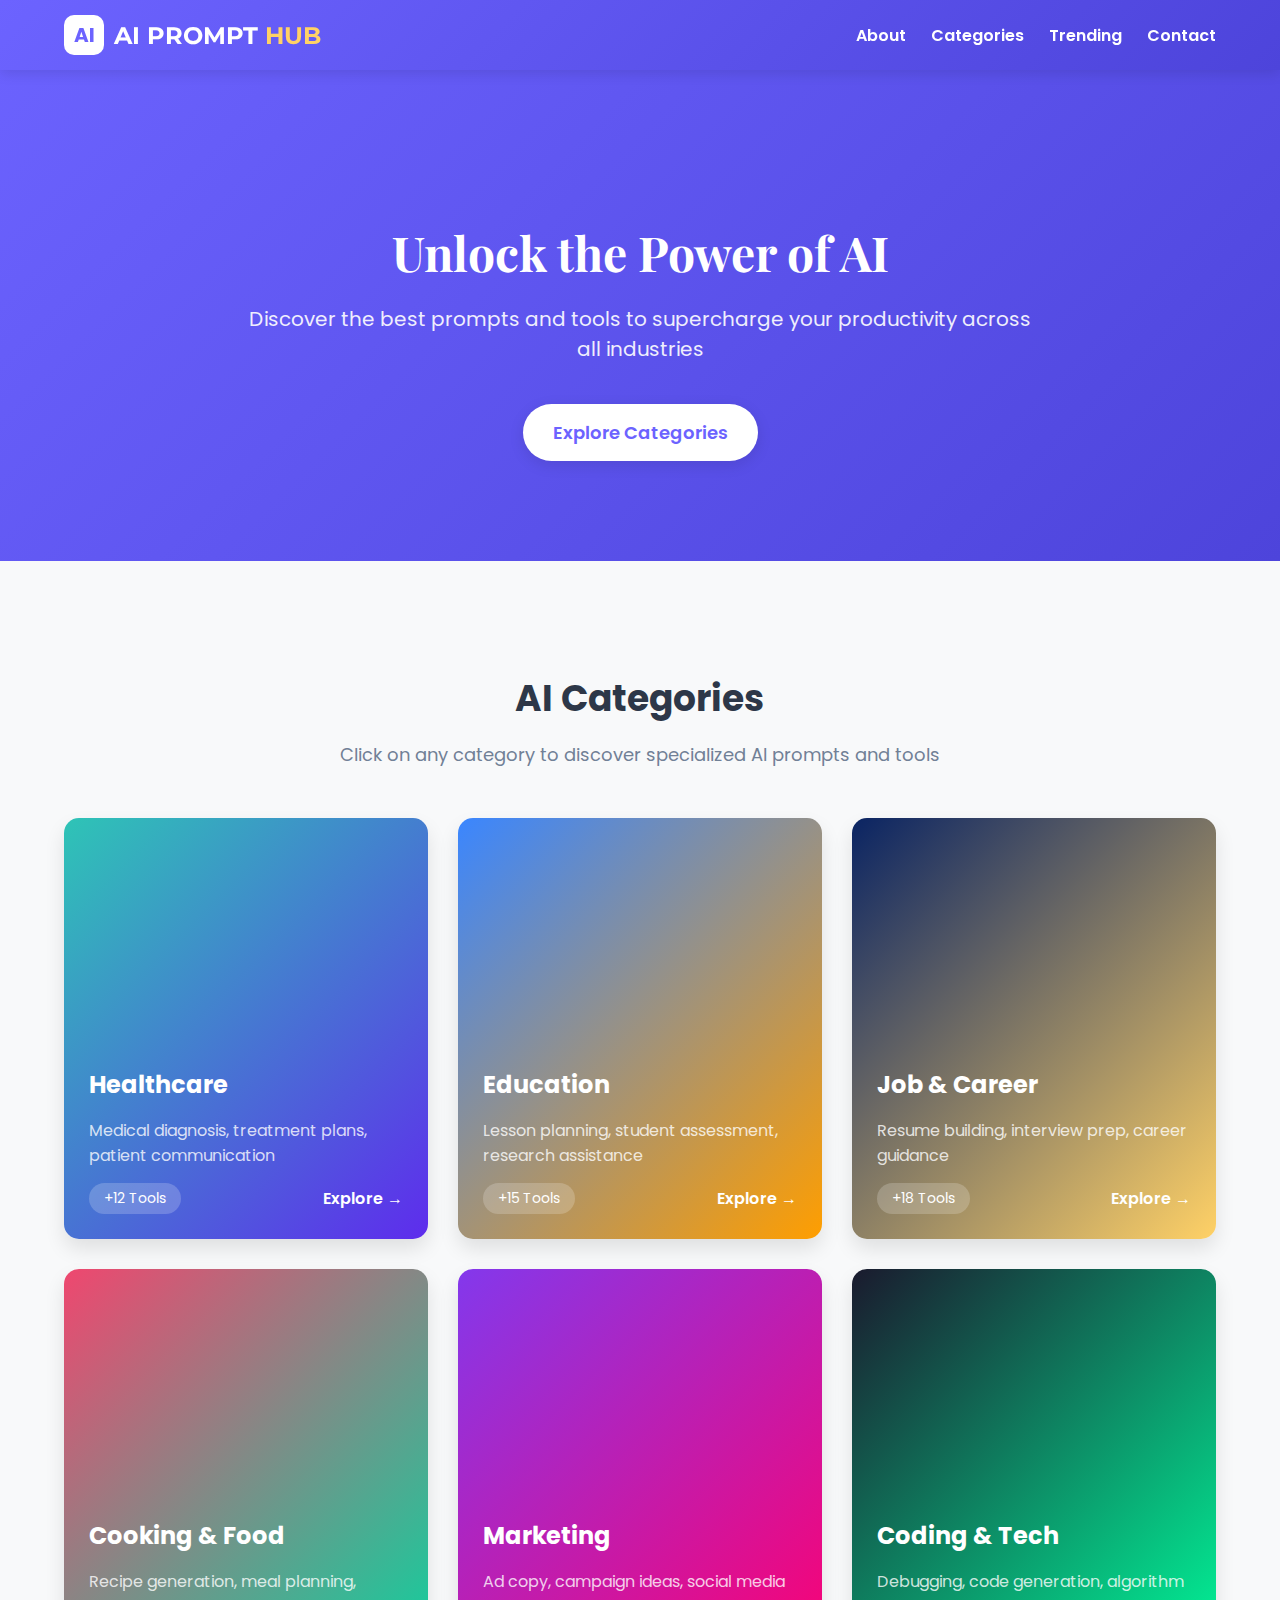
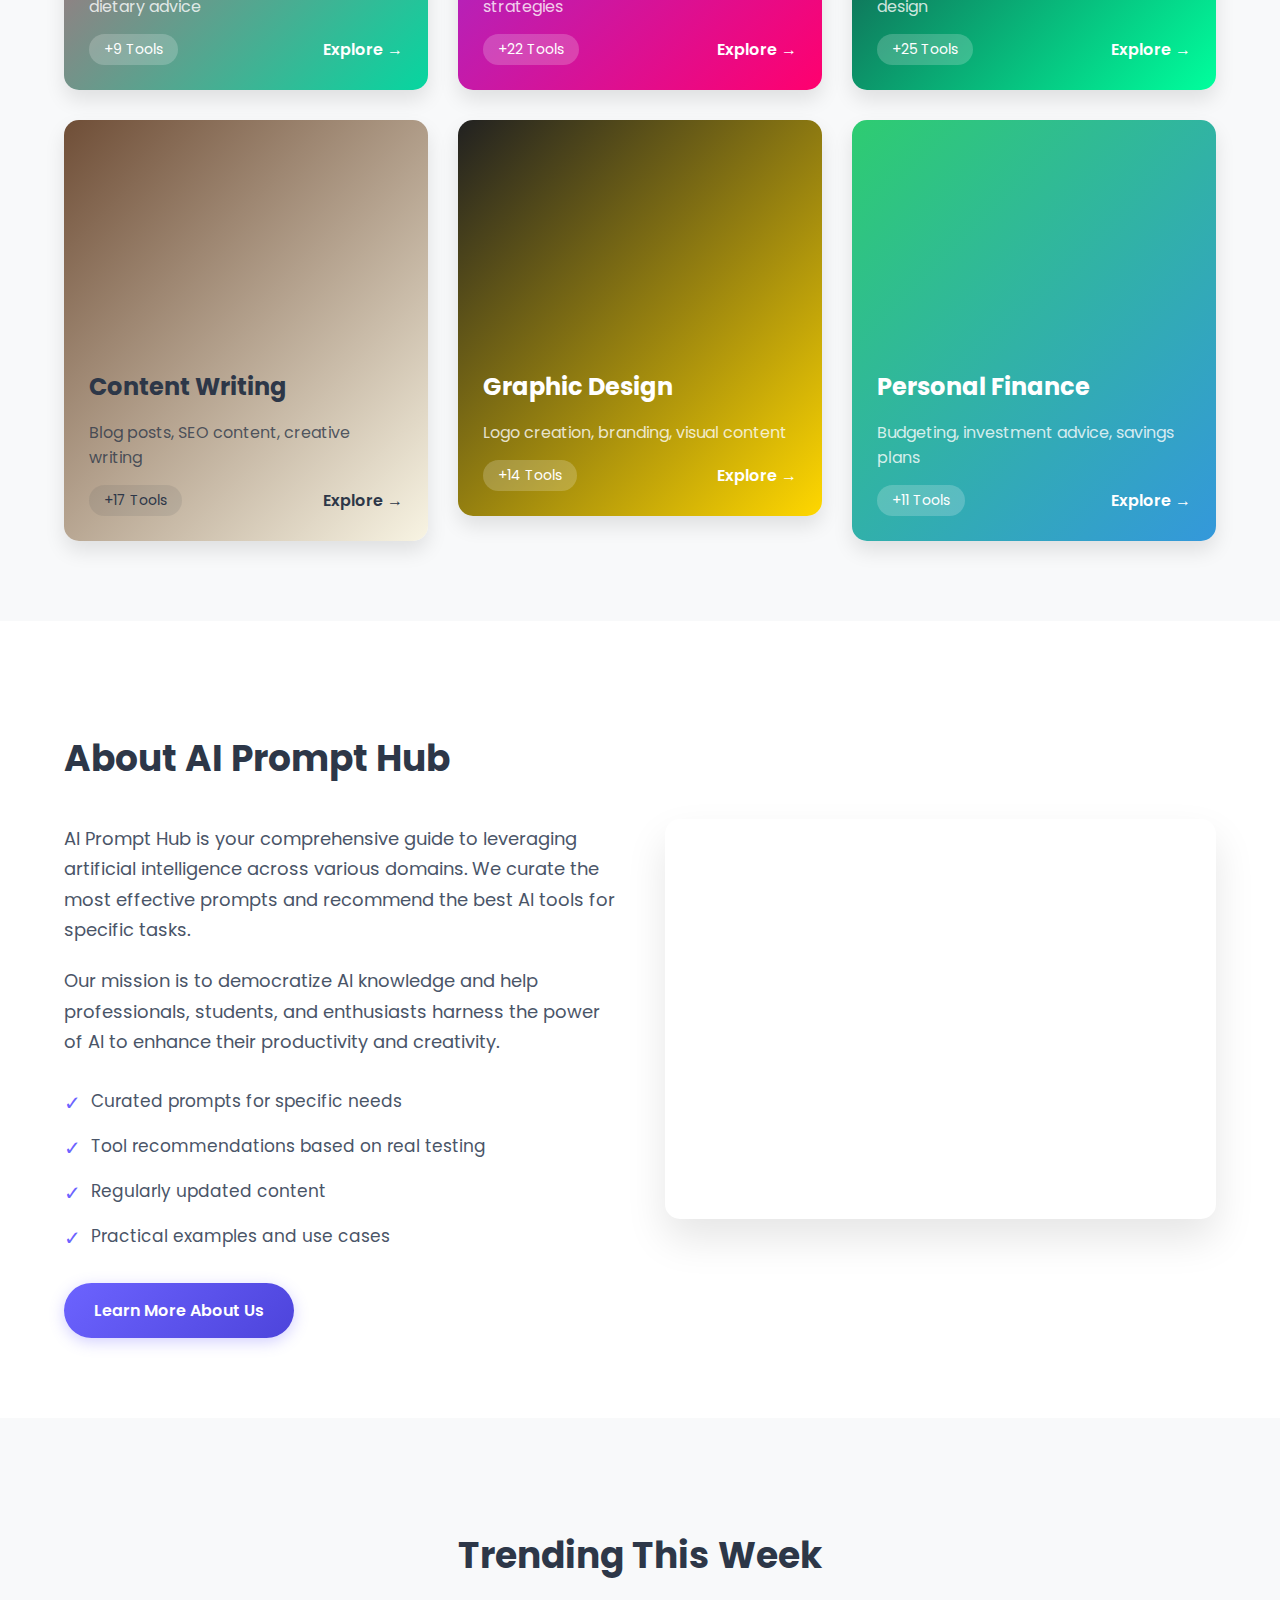
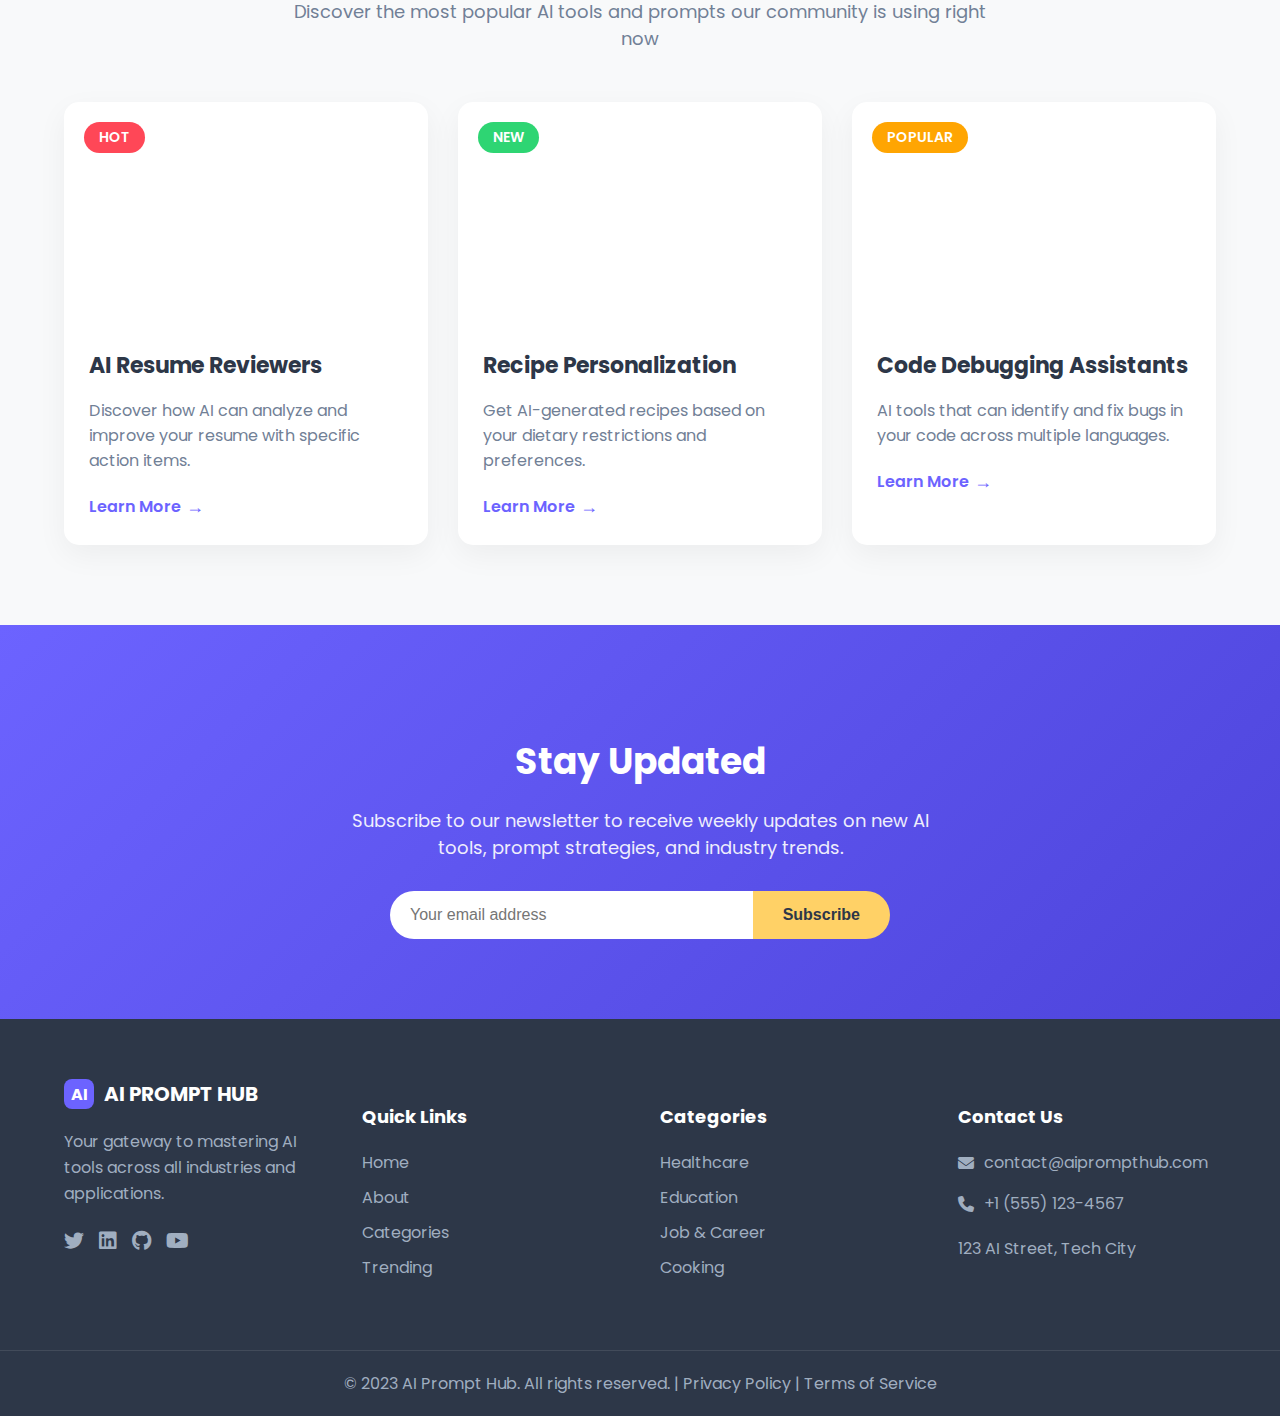
<file: AI prompt Hub/index.html>
<!DOCTYPE html>
<html lang="en">
<head>
    <meta charset="UTF-8">
    <meta name="viewport" content="width=device-width, initial-scale=1.0">
    <title>AI Prompt Hub - Master AI Tools</title>
    <link href="https://fonts.googleapis.com/css2?family=Poppins:wght@300;400;600;700;800&family=Montserrat:wght@700&family=Playfair+Display:wght@700&display=swap" rel="stylesheet">
    <link rel="stylesheet" href="https://cdnjs.cloudflare.com/ajax/libs/font-awesome/6.4.0/css/all.min.css">
</head>
<body style="margin:0;font-family:'Poppins',sans-serif;background:#f8f9fa;">
    <!-- Main Header -->
    <header style="background:linear-gradient(135deg,#6c63ff 0%,#4d44db 100%);padding:15px 0;box-shadow:0 4px 12px rgba(0,0,0,0.1);position:fixed;width:100%;top:0;z-index:1000;">
        <div style="width:90%;max-width:1200px;margin:0 auto;display:flex;justify-content:space-between;align-items:center;">
            <div style="display:flex;align-items:center;gap:10px;">
                <div style="width:40px;height:40px;background:#fff;border-radius:10px;display:flex;align-items:center;justify-content:center;color:#6c63ff;font-size:20px;font-weight:bold;">AI</div>
                <h1 style="margin:0;color:#fff;font-size:24px;font-family:'Montserrat',sans-serif;">AI PROMPT <span style="color:#ffd166;">HUB</span></h1>
            </div>
            <nav>
                <ul style="display:flex;list-style:none;gap:25px;margin:0;">
                    <li><a href="#about" style="color:#fff;font-weight:600;text-decoration:none;position:relative;padding-bottom:5px;">About</a></li>
                    <li><a href="#categories" style="color:#fff;font-weight:600;text-decoration:none;position:relative;padding-bottom:5px;">Categories</a></li>
                    <li><a href="#trending" style="color:#fff;font-weight:600;text-decoration:none;position:relative;padding-bottom:5px;">Trending</a></li>
                    <li><a href="#contact" style="color:#fff;font-weight:600;text-decoration:none;position:relative;padding-bottom:5px;">Contact</a></li>
                </ul>
            </nav>
        </div>
    </header>

    <!-- Hero Section -->
    <section style="background:linear-gradient(135deg,#6c63ff 0%,#4d44db 100%);color:#fff;padding:180px 0 100px;text-align:center;">
        <div style="width:90%;max-width:800px;margin:0 auto;">
            <h2 style="font-size:48px;margin-bottom:20px;font-family:'Playfair Display',serif;">Unlock the Power of AI</h2>
            <p style="font-size:20px;margin-bottom:40px;opacity:0.9;">Discover the best prompts and tools to supercharge your productivity across all industries</p>
            <a href="#categories" style="display:inline-block;background:#fff;color:#6c63ff;padding:15px 30px;border-radius:50px;font-weight:600;text-decoration:none;font-size:18px;box-shadow:0 4px 15px rgba(0,0,0,0.1);transition:all 0.3s ease;">Explore Categories</a>
        </div>
    </section>

    <!-- Categories Section -->
    <section id="categories" style="padding:80px 0;background:#f8f9fa;">
        <div style="width:90%;max-width:1200px;margin:0 auto;">
            <h2 style="text-align:center;font-size:36px;margin-bottom:15px;color:#2d3748;">AI Categories</h2>
            <p style="text-align:center;font-size:18px;color:#718096;max-width:700px;margin:0 auto 50px;">Click on any category to discover specialized AI prompts and tools</p>
            
            <div style="display:grid;grid-template-columns:repeat(auto-fill, minmax(350px, 1fr));gap:30px;">
                <!-- Healthcare Card -->
                <a href="healthcare.html" style="text-decoration:none;">
                    <div style="background:linear-gradient(135deg,#2ec4b6 0%,#5e2ced 100%);border-radius:15px;overflow:hidden;box-shadow:0 10px 20px rgba(0,0,0,0.1);transition:transform 0.3s ease;">
                        <div style="height:200px;background:url('https://images.unsplash.com/photo-1579684385127-1ef15d508118?ixlib=rb-4.0.3&ixid=M3wxMjA3fDB8MHxwaG90by1wYWdlfHx8fGVufDB8fHx8fA%3D%3D&auto=format&fit=crop&w=1170&q=80') center/cover;"></div>
                        <div style="padding:25px;">
                            <h3 style="color:#fff;font-size:24px;margin-bottom:10px;">Healthcare</h3>
                            <p style="color:rgba(255,255,255,0.8);margin-bottom:15px;">Medical diagnosis, treatment plans, patient communication</p>
                            <div style="display:flex;align-items:center;">
                                <span style="background:rgba(255,255,255,0.2);color:#fff;padding:5px 15px;border-radius:50px;font-size:14px;">+12 Tools</span>
                                <span style="margin-left:auto;color:#fff;font-weight:600;">Explore →</span>
                            </div>
                        </div>
                    </div>
                </a>

                <!-- Education Card -->
                <a href="education.html" style="text-decoration:none;">
                    <div style="background:linear-gradient(135deg,#3a86ff 0%,#ff9e00 100%);border-radius:15px;overflow:hidden;box-shadow:0 10px 20px rgba(0,0,0,0.1);transition:transform 0.3s ease;">
                        <div style="height:200px;background:url('https://images.unsplash.com/photo-1523050854058-8df90110c9f1?ixlib=rb-4.0.3&ixid=M3wxMjA3fDB8MHxwaG90by1wYWdlfHx8fGVufDB8fHx8fA%3D%3D&auto=format&fit=crop&w=1170&q=80') center/cover;"></div>
                        <div style="padding:25px;">
                            <h3 style="color:#fff;font-size:24px;margin-bottom:10px;">Education</h3>
                            <p style="color:rgba(255,255,255,0.8);margin-bottom:15px;">Lesson planning, student assessment, research assistance</p>
                            <div style="display:flex;align-items:center;">
                                <span style="background:rgba(255,255,255,0.2);color:#fff;padding:5px 15px;border-radius:50px;font-size:14px;">+15 Tools</span>
                                <span style="margin-left:auto;color:#fff;font-weight:600;">Explore →</span>
                            </div>
                        </div>
                    </div>
                </a>

                <!-- Job/Career Card -->
                <a href="job.html" style="text-decoration:none;">
                    <div style="background:linear-gradient(135deg,#0a2463 0%,#ffd166 100%);border-radius:15px;overflow:hidden;box-shadow:0 10px 20px rgba(0,0,0,0.1);transition:transform 0.3s ease;">
                        <div style="height:200px;background:url('https://images.unsplash.com/photo-1521791136064-7986c2920216?ixlib=rb-4.0.3&ixid=M3wxMjA3fDB8MHxwaG90by1wYWdlfHx8fGVufDB8fHx8fA%3D%3D&auto=format&fit=crop&w=1169&q=80') center/cover;"></div>
                        <div style="padding:25px;">
                            <h3 style="color:#fff;font-size:24px;margin-bottom:10px;">Job & Career</h3>
                            <p style="color:rgba(255,255,255,0.8);margin-bottom:15px;">Resume building, interview prep, career guidance</p>
                            <div style="display:flex;align-items:center;">
                                <span style="background:rgba(255,255,255,0.2);color:#fff;padding:5px 15px;border-radius:50px;font-size:14px;">+18 Tools</span>
                                <span style="margin-left:auto;color:#fff;font-weight:600;">Explore →</span>
                            </div>
                        </div>
                    </div>
                </a>

                <!-- Cooking Card -->
                <a href="cooking.html" style="text-decoration:none;">
                    <div style="background:linear-gradient(135deg,#ef476f 0%,#06d6a0 100%);border-radius:15px;overflow:hidden;box-shadow:0 10px 20px rgba(0,0,0,0.1);transition:transform 0.3s ease;">
                        <div style="height:200px;background:url('https://images.unsplash.com/photo-1546069901-ba9599a7e63c?ixlib=rb-4.0.3&ixid=M3wxMjA3fDB8MHxwaG90by1wYWdlfHx8fGVufDB8fHx8fA%3D%3D&auto=format&fit=crop&w=1180&q=80') center/cover;"></div>
                        <div style="padding:25px;">
                            <h3 style="color:#fff;font-size:24px;margin-bottom:10px;">Cooking & Food</h3>
                            <p style="color:rgba(255,255,255,0.8);margin-bottom:15px;">Recipe generation, meal planning, dietary advice</p>
                            <div style="display:flex;align-items:center;">
                                <span style="background:rgba(255,255,255,0.2);color:#fff;padding:5px 15px;border-radius:50px;font-size:14px;">+9 Tools</span>
                                <span style="margin-left:auto;color:#fff;font-weight:600;">Explore →</span>
                            </div>
                        </div>
                    </div>
                </a>

                <!-- Marketing Card -->
                <a href="marketing.html" style="text-decoration:none;">
                    <div style="background:linear-gradient(135deg,#8338ec 0%,#ff006e 100%);border-radius:15px;overflow:hidden;box-shadow:0 10px 20px rgba(0,0,0,0.1);transition:transform 0.3s ease;">
                        <div style="height:200px;background:url('https://images.unsplash.com/photo-1551288049-bebda4e38f71?ixlib=rb-4.0.3&ixid=M3wxMjA3fDB8MHxwaG90by1wYWdlfHx8fGVufDB8fHx8fA%3D%3D&auto=format&fit=crop&w=1170&q=80') center/cover;"></div>
                        <div style="padding:25px;">
                            <h3 style="color:#fff;font-size:24px;margin-bottom:10px;">Marketing</h3>
                            <p style="color:rgba(255,255,255,0.8);margin-bottom:15px;">Ad copy, campaign ideas, social media strategies</p>
                            <div style="display:flex;align-items:center;">
                                <span style="background:rgba(255,255,255,0.2);color:#fff;padding:5px 15px;border-radius:50px;font-size:14px;">+22 Tools</span>
                                <span style="margin-left:auto;color:#fff;font-weight:600;">Explore →</span>
                            </div>
                        </div>
                    </div>
                </a>

                <!-- Coding Card -->
                <a href="coding.html" style="text-decoration:none;">
                    <div style="background:linear-gradient(135deg,#1a1a2e 0%,#00ff9d 100%);border-radius:15px;overflow:hidden;box-shadow:0 10px 20px rgba(0,0,0,0.1);transition:transform 0.3s ease;">
                        <div style="height:200px;background:url('https://images.unsplash.com/photo-1555066931-4365d14bab8c?ixlib=rb-4.0.3&ixid=M3wxMjA3fDB8MHxwaG90by1wYWdlfHx8fGVufDB8fHx8fA%3D%3D&auto=format&fit=crop&w=1170&q=80') center/cover;"></div>
                        <div style="padding:25px;">
                            <h3 style="color:#fff;font-size:24px;margin-bottom:10px;">Coding & Tech</h3>
                            <p style="color:rgba(255,255,255,0.8);margin-bottom:15px;">Debugging, code generation, algorithm design</p>
                            <div style="display:flex;align-items:center;">
                                <span style="background:rgba(255,255,255,0.2);color:#fff;padding:5px 15px;border-radius:50px;font-size:14px;">+25 Tools</span>
                                <span style="margin-left:auto;color:#fff;font-weight:600;">Explore →</span>
                            </div>
                        </div>
                    </div>
                </a>

                <!-- Writing Card -->
                <a href="writing.html" style="text-decoration:none;">
                    <div style="background:linear-gradient(135deg,#6f4e37 0%,#f8f4e3 100%);border-radius:15px;overflow:hidden;box-shadow:0 10px 20px rgba(0,0,0,0.1);transition:transform 0.3s ease;">
                        <div style="height:200px;background:url('https://images.unsplash.com/photo-1455390582262-044cdead277a?ixlib=rb-4.0.3&ixid=M3wxMjA3fDB8MHxwaG90by1wYWdlfHx8fGVufDB8fHx8fA%3D%3D&auto=format&fit=crop&w=1073&q=80') center/cover;"></div>
                        <div style="padding:25px;">
                            <h3 style="color:#2d3748;font-size:24px;margin-bottom:10px;">Content Writing</h3>
                            <p style="color:rgba(45,55,72,0.8);margin-bottom:15px;">Blog posts, SEO content, creative writing</p>
                            <div style="display:flex;align-items:center;">
                                <span style="background:rgba(45,55,72,0.1);color:#2d3748;padding:5px 15px;border-radius:50px;font-size:14px;">+17 Tools</span>
                                <span style="margin-left:auto;color:#2d3748;font-weight:600;">Explore →</span>
                            </div>
                        </div>
                    </div>
                </a>

                <!-- Design Card -->
                <a href="design.html" style="text-decoration:none;">
                    <div style="background:linear-gradient(135deg,#212121 0%,#ffd700 100%);border-radius:15px;overflow:hidden;box-shadow:0 10px 20px rgba(0,0,0,0.1);transition:transform 0.3s ease;">
                        <div style="height:200px;background:url('https://images.unsplash.com/photo-1559028012-481c04fa702d?ixlib=rb-4.0.3&ixid=M3wxMjA3fDB8MHxwaG90by1wYWdlfHx8fGVufDB8fHx8fA%3D%3D&auto=format&fit=crop&w=1136&q=80') center/cover;"></div>
                        <div style="padding:25px;">
                            <h3 style="color:#fff;font-size:24px;margin-bottom:10px;">Graphic Design</h3>
                            <p style="color:rgba(255,255,255,0.8);margin-bottom:15px;">Logo creation, branding, visual content</p>
                            <div style="display:flex;align-items:center;">
                                <span style="background:rgba(255,255,255,0.2);color:#fff;padding:5px 15px;border-radius:50px;font-size:14px;">+14 Tools</span>
                                <span style="margin-left:auto;color:#fff;font-weight:600;">Explore →</span>
                            </div>
                        </div>
                    </div>
                </a>

                <!-- Finance Card -->
                <a href="finance.html" style="text-decoration:none;">
                    <div style="background:linear-gradient(135deg,#2ecc71 0%,#3498db 100%);border-radius:15px;overflow:hidden;box-shadow:0 10px 20px rgba(0,0,0,0.1);transition:transform 0.3s ease;">
                        <div style="height:200px;background:url('https://images.unsplash.com/photo-1554224155-6726b3ff858f?ixlib=rb-4.0.3&ixid=M3wxMjA3fDB8MHxwaG90by1wYWdlfHx8fGVufDB8fHx8fA%3D%3D&auto=format&fit=crop&w=1112&q=80') center/cover;"></div>
                        <div style="padding:25px;">
                            <h3 style="color:#fff;font-size:24px;margin-bottom:10px;">Personal Finance</h3>
                            <p style="color:rgba(255,255,255,0.8);margin-bottom:15px;">Budgeting, investment advice, savings plans</p>
                            <div style="display:flex;align-items:center;">
                                <span style="background:rgba(255,255,255,0.2);color:#fff;padding:5px 15px;border-radius:50px;font-size:14px;">+11 Tools</span>
                                <span style="margin-left:auto;color:#fff;font-weight:600;">Explore →</span>
                            </div>
                        </div>
                    </div>
                </a>
            </div>
        </div>
    </section>

    <!-- About Section -->
    <section id="about" style="padding:80px 0;background:#fff;">
        <div style="width:90%;max-width:1200px;margin:0 auto;display:flex;gap:50px;align-items:center;">
            <div style="flex:1;">
                <h2 style="font-size:36px;margin-bottom:20px;color:#2d3748;position:relative;display:inline-block;">About AI Prompt Hub</h2>
                <p style="font-size:18px;color:#4a5568;margin-bottom:20px;line-height:1.7;">AI Prompt Hub is your comprehensive guide to leveraging artificial intelligence across various domains. We curate the most effective prompts and recommend the best AI tools for specific tasks.</p>
                <p style="font-size:18px;color:#4a5568;margin-bottom:30px;line-height:1.7;">Our mission is to democratize AI knowledge and help professionals, students, and enthusiasts harness the power of AI to enhance their productivity and creativity.</p>
                <ul style="list-style:none;padding:0;margin:0 0 30px;">
                    <li style="margin-bottom:15px;display:flex;align-items:flex-start;gap:10px;">
                        <span style="color:#6c63ff;font-size:20px;">✓</span>
                        <span style="font-size:17px;color:#4a5568;">Curated prompts for specific needs</span>
                    </li>
                    <li style="margin-bottom:15px;display:flex;align-items:flex-start;gap:10px;">
                        <span style="color:#6c63ff;font-size:20px;">✓</span>
                        <span style="font-size:17px;color:#4a5568;">Tool recommendations based on real testing</span>
                    </li>
                    <li style="margin-bottom:15px;display:flex;align-items:flex-start;gap:10px;">
                        <span style="color:#6c63ff;font-size:20px;">✓</span>
                        <span style="font-size:17px;color:#4a5568;">Regularly updated content</span>
                    </li>
                    <li style="display:flex;align-items:flex-start;gap:10px;">
                        <span style="color:#6c63ff;font-size:20px;">✓</span>
                        <span style="font-size:17px;color:#4a5568;">Practical examples and use cases</span>
                    </li>
                </ul>
                <a href="#" style="display:inline-block;background:linear-gradient(135deg,#6c63ff 0%,#4d44db 100%);color:#fff;padding:15px 30px;border-radius:50px;font-weight:600;text-decoration:none;font-size:16px;box-shadow:0 4px 15px rgba(108,99,255,0.3);">Learn More About Us</a>
            </div>
            <div style="flex:1;border-radius:15px;overflow:hidden;box-shadow:0 20px 40px rgba(0,0,0,0.1);">
                <div style="height:400px;background:url('https://images.unsplash.com/photo-1677442135136-760c813a743f?ixlib=rb-4.0.3&ixid=M3wxMjA3fDB8MHxwaG90by1wYWdlfHx8fGVufDB8fHx8fA%3D%3D&auto=format&fit=crop&w=1074&q=80') center/cover;"></div>
            </div>
        </div>
    </section>

    <!-- Trending Section -->
    <section id="trending" style="padding:80px 0;background:#f8f9fa;">
        <div style="width:90%;max-width:1200px;margin:0 auto;">
            <h2 style="text-align:center;font-size:36px;margin-bottom:15px;color:#2d3748;">Trending This Week</h2>
            <p style="text-align:center;font-size:18px;color:#718096;max-width:700px;margin:0 auto 50px;">Discover the most popular AI tools and prompts our community is using right now</p>
            
            <div style="display:grid;grid-template-columns:repeat(auto-fit, minmax(300px, 1fr));gap:30px;">
                <div style="background:#fff;border-radius:15px;overflow:hidden;box-shadow:0 10px 30px rgba(0,0,0,0.05);position:relative;">
                    <div style="position:absolute;top:20px;left:20px;background:#ff4757;color:#fff;padding:5px 15px;border-radius:50px;font-size:14px;font-weight:600;">HOT</div>
                    <div style="height:200px;background:url('https://images.unsplash.com/photo-1664575602554-2087b04935a5?ixlib=rb-4.0.3&ixid=M3wxMjA3fDB8MHxwaG90by1wYWdlfHx8fGVufDB8fHx8fA%3D%3D&auto=format&fit=crop&w=987&q=80') center/cover;"></div>
                    <div style="padding:25px;">
                        <h3 style="font-size:22px;margin-bottom:15px;color:#2d3748;">AI Resume Reviewers</h3>
                        <p style="color:#718096;margin-bottom:20px;">Discover how AI can analyze and improve your resume with specific action items.</p>
                        <a href="job.html#resume" style="color:#6c63ff;font-weight:600;text-decoration:none;display:inline-flex;align-items:center;gap:5px;">Learn More <span style="font-size:18px;">→</span></a>
                    </div>
                </div>
                
                <div style="background:#fff;border-radius:15px;overflow:hidden;box-shadow:0 10px 30px rgba(0,0,0,0.05);position:relative;">
                    <div style="position:absolute;top:20px;left:20px;background:#2ed573;color:#fff;padding:5px 15px;border-radius:50px;font-size:14px;font-weight:600;">NEW</div>
                    <div style="height:200px;background:url('https://images.unsplash.com/photo-1606787366850-de6330128bfc?ixlib=rb-4.0.3&ixid=M3wxMjA3fDB8MHxwaG90by1wYWdlfHx8fGVufDB8fHx8fA%3D%3D&auto=format&fit=crop&w=1170&q=80') center/cover;"></div>
                    <div style="padding:25px;">
                        <h3 style="font-size:22px;margin-bottom:15px;color:#2d3748;">Recipe Personalization</h3>
                        <p style="color:#718096;margin-bottom:20px;">Get AI-generated recipes based on your dietary restrictions and preferences.</p>
                        <a href="cooking.html#recipes" style="color:#6c63ff;font-weight:600;text-decoration:none;display:inline-flex;align-items:center;gap:5px;">Learn More <span style="font-size:18px;">→</span></a>
                    </div>
                </div>
                
                <div style="background:#fff;border-radius:15px;overflow:hidden;box-shadow:0 10px 30px rgba(0,0,0,0.05);position:relative;">
                    <div style="position:absolute;top:20px;left:20px;background:#ffa502;color:#fff;padding:5px 15px;border-radius:50px;font-size:14px;font-weight:600;">POPULAR</div>
                    <div style="height:200px;background:url('https://images.unsplash.com/photo-1619410283995-43d9134e7656?ixlib=rb-4.0.3&ixid=M3wxMjA3fDB8MHxwaG90by1wYWdlfHx8fGVufDB8fHx8fA%3D%3D&auto=format&fit=crop&w=1170&q=80') center/cover;"></div>
                    <div style="padding:25px;">
                        <h3 style="font-size:22px;margin-bottom:15px;color:#2d3748;">Code Debugging Assistants</h3>
                        <p style="color:#718096;margin-bottom:20px;">AI tools that can identify and fix bugs in your code across multiple languages.</p>
                        <a href="coding.html#debugging" style="color:#6c63ff;font-weight:600;text-decoration:none;display:inline-flex;align-items:center;gap:5px;">Learn More <span style="font-size:18px;">→</span></a>
                    </div>
                </div>
            </div>
        </div>
    </section>

    <!-- Newsletter Section -->
    <section style="padding:80px 0;background:linear-gradient(135deg,#6c63ff 0%,#4d44db 100%);color:#fff;">
        <div style="width:90%;max-width:600px;margin:0 auto;text-align:center;">
            <h2 style="font-size:36px;margin-bottom:15px;">Stay Updated</h2>
            <p style="font-size:18px;margin-bottom:30px;opacity:0.9;">Subscribe to our newsletter to receive weekly updates on new AI tools, prompt strategies, and industry trends.</p>
            <form style="display:flex;max-width:500px;margin:0 auto;">
                <input type="email" placeholder="Your email address" style="flex:1;padding:15px 20px;border:none;border-radius:50px 0 0 50px;font-size:16px;outline:none;">
                <button type="submit" style="background:#ffd166;color:#2d3748;border:none;padding:0 30px;border-radius:0 50px 50px 0;font-weight:600;font-size:16px;cursor:pointer;">Subscribe</button>
            </form>
        </div>
    </section>

    <!-- Footer -->
    <footer id="contact" style="background:#2d3748;color:#fff;padding:60px 0 0;">
        <div style="width:90%;max-width:1200px;margin:0 auto;display:grid;grid-template-columns:repeat(auto-fit, minmax(200px, 1fr));gap:40px;">
            <div>
                <div style="display:flex;align-items:center;gap:10px;margin-bottom:20px;">
                    <div style="width:30px;height:30px;background:#6c63ff;border-radius:8px;display:flex;align-items:center;justify-content:center;color:#fff;font-weight:bold;">AI</div>
                    <h3 style="margin:0;font-size:20px;">AI PROMPT HUB</h3>
                </div>
                <p style="color:#a0aec0;margin-bottom:20px;line-height:1.6;">Your gateway to mastering AI tools across all industries and applications.</p>
                <div style="display:flex;gap:15px;">
                    <a href="#" style="color:#a0aec0;font-size:20px;"><i class="fab fa-twitter"></i></a>
                    <a href="#" style="color:#a0aec0;font-size:20px;"><i class="fab fa-linkedin"></i></a>
                    <a href="#" style="color:#a0aec0;font-size:20px;"><i class="fab fa-github"></i></a>
                    <a href="#" style="color:#a0aec0;font-size:20px;"><i class="fab fa-youtube"></i></a>
                </div>
            </div>
            
            <div>
                <h4 style="font-size:18px;margin-bottom:20px;color:#fff;">Quick Links</h4>
                <ul style="list-style:none;padding:0;margin:0;">
                    <li style="margin-bottom:10px;"><a href="index.html" style="color:#a0aec0;text-decoration:none;">Home</a></li>
                    <li style="margin-bottom:10px;"><a href="#about" style="color:#a0aec0;text-decoration:none;">About</a></li>
                    <li style="margin-bottom:10px;"><a href="#categories" style="color:#a0aec0;text-decoration:none;">Categories</a></li>
                    <li style="margin-bottom:10px;"><a href="#trending" style="color:#a0aec0;text-decoration:none;">Trending</a></li>
                </ul>
            </div>
            
            <div>
                <h4 style="font-size:18px;margin-bottom:20px;color:#fff;">Categories</h4>
                <ul style="list-style:none;padding:0;margin:0;">
                    <li style="margin-bottom:10px;"><a href="healthcare.html" style="color:#a0aec0;text-decoration:none;">Healthcare</a></li>
                    <li style="margin-bottom:10px;"><a href="education.html" style="color:#a0aec0;text-decoration:none;">Education</a></li>
                    <li style="margin-bottom:10px;"><a href="job.html" style="color:#a0aec0;text-decoration:none;">Job & Career</a></li>
                    <li style="margin-bottom:10px;"><a href="cooking.html" style="color:#a0aec0;text-decoration:none;">Cooking</a></li>
                </ul>
            </div>
            
            <div>
                <h4 style="font-size:18px;margin-bottom:20px;color:#fff;">Contact Us</h4>
                <p style="color:#a0aec0;margin-bottom:15px;display:flex;align-items:center;gap:10px;"><i class="fas fa-envelope"></i> contact@aiprompthub.com</p>
                <p style="color:#a0aec0;margin-bottom:20px;display:flex;align-items:center;gap:10px;"><i class="fas fa-phone"></i> +1 (555) 123-4567</p>
                <p style="color:#a0aec0;margin-bottom:15px;">123 AI Street, Tech City</p>
            </div>
        </div>
        
        <div style="border-top:1px solid rgba(255,255,255,0.1);margin-top:60px;padding:20px 0;text-align:center;">
            <p style="color:#a0aec0;margin:0;">&copy; 2023 AI Prompt Hub. All rights reserved. | <a href="#" style="color:#a0aec0;text-decoration:none;">Privacy Policy</a> | <a href="#" style="color:#a0aec0;text-decoration:none;">Terms of Service</a></p>
        </div>
    </footer>
</body>
</html>
</file>
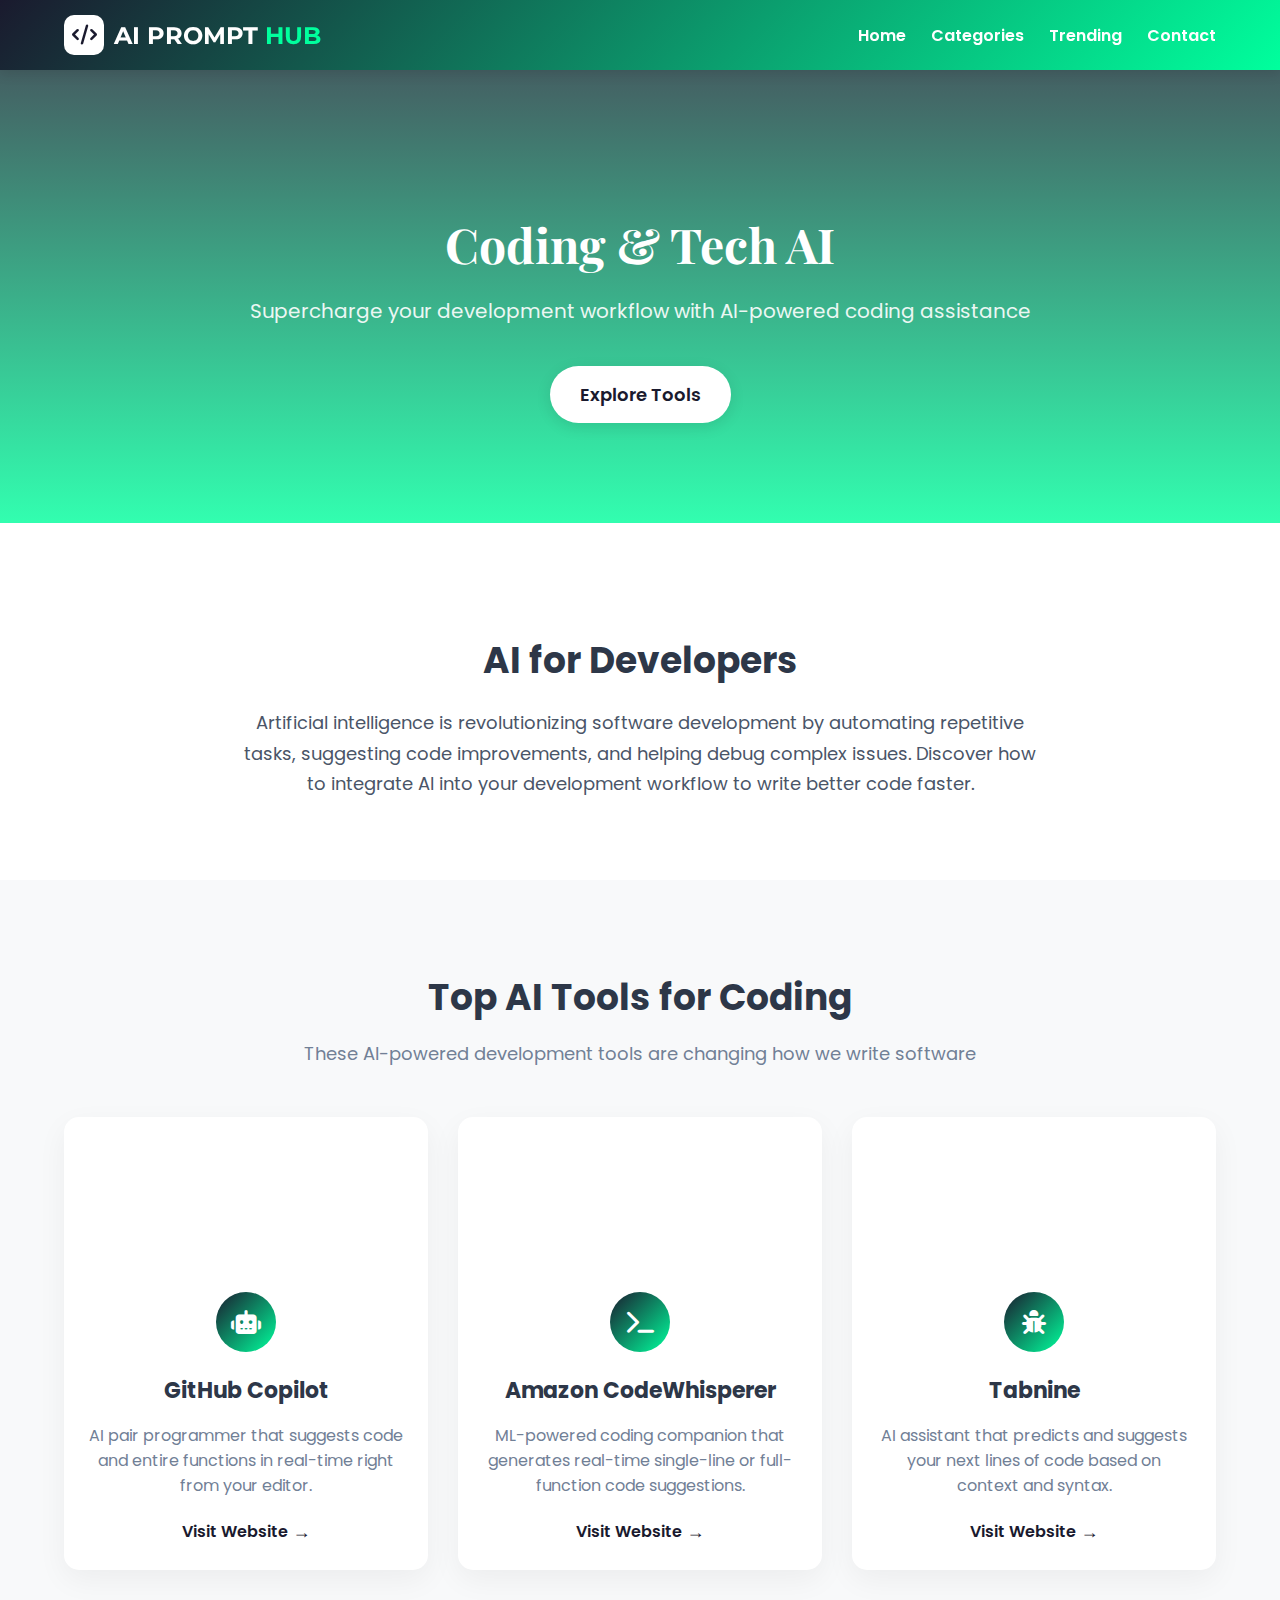
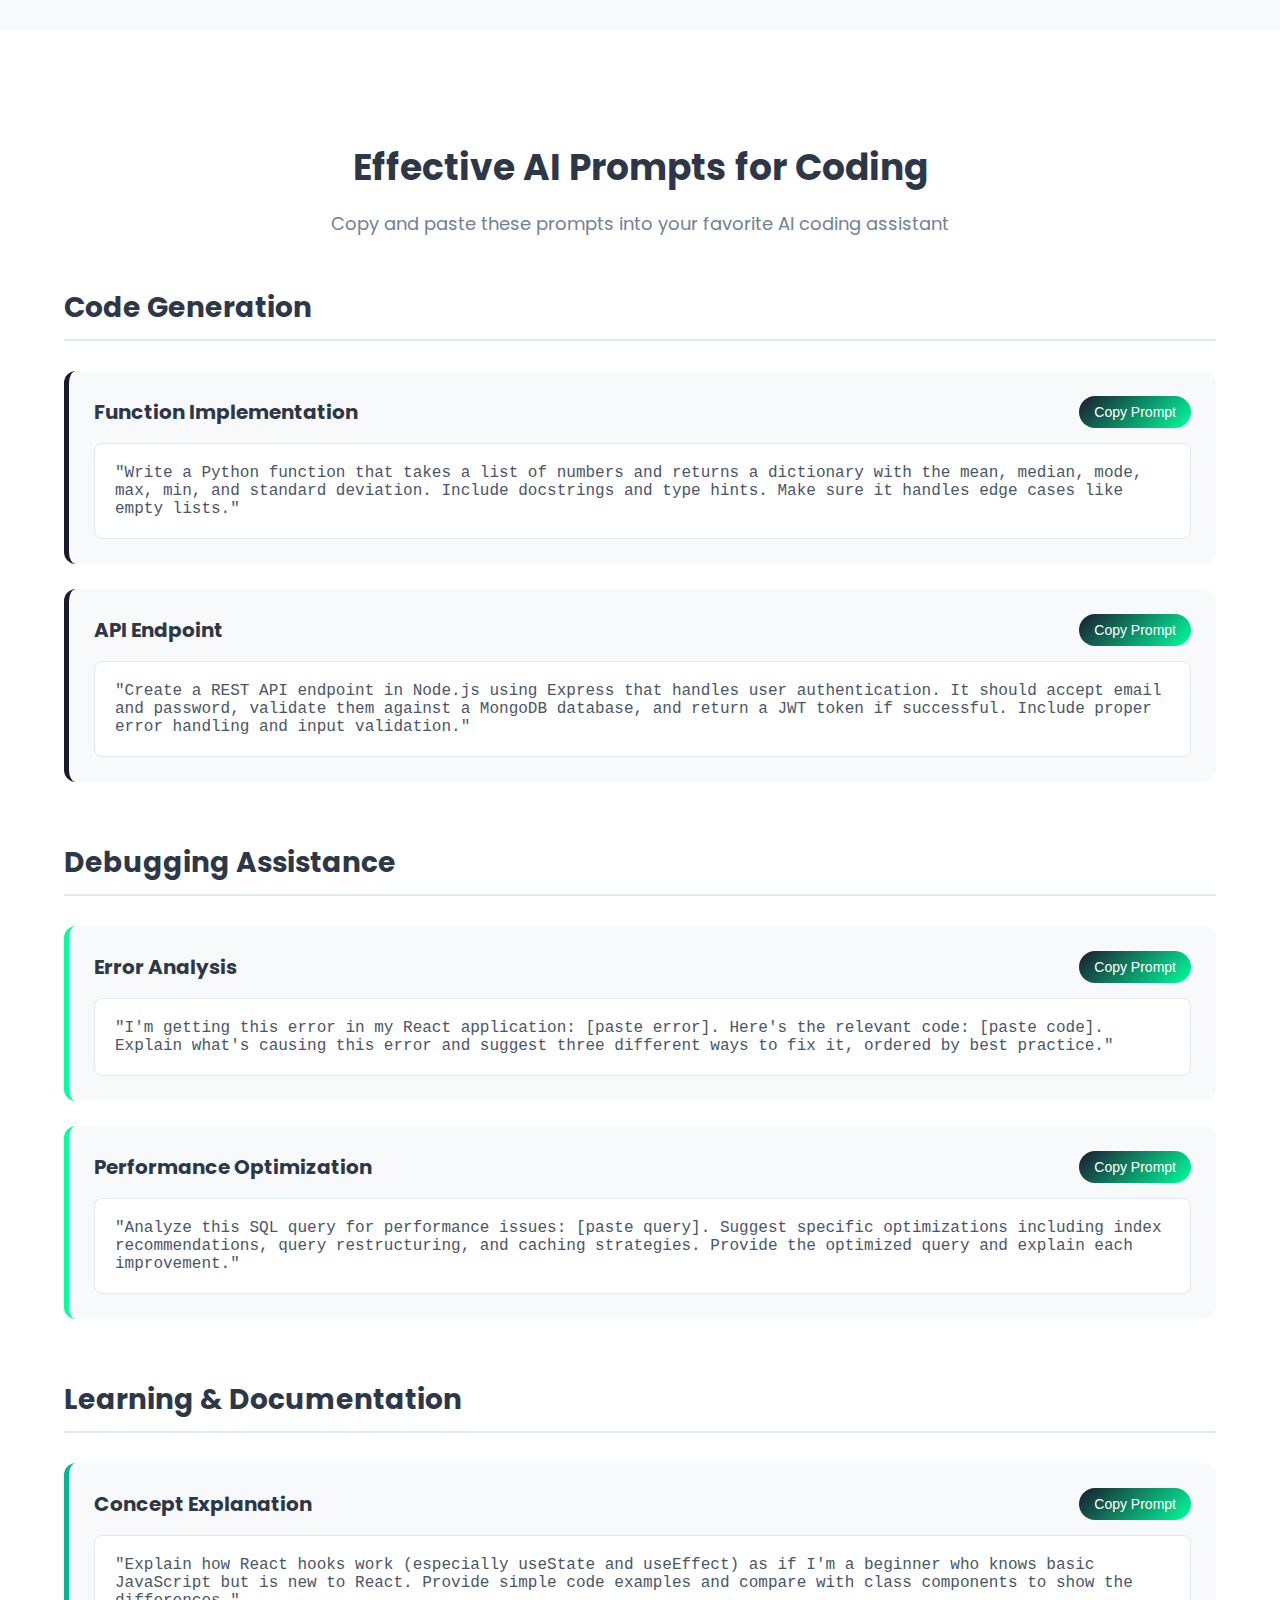
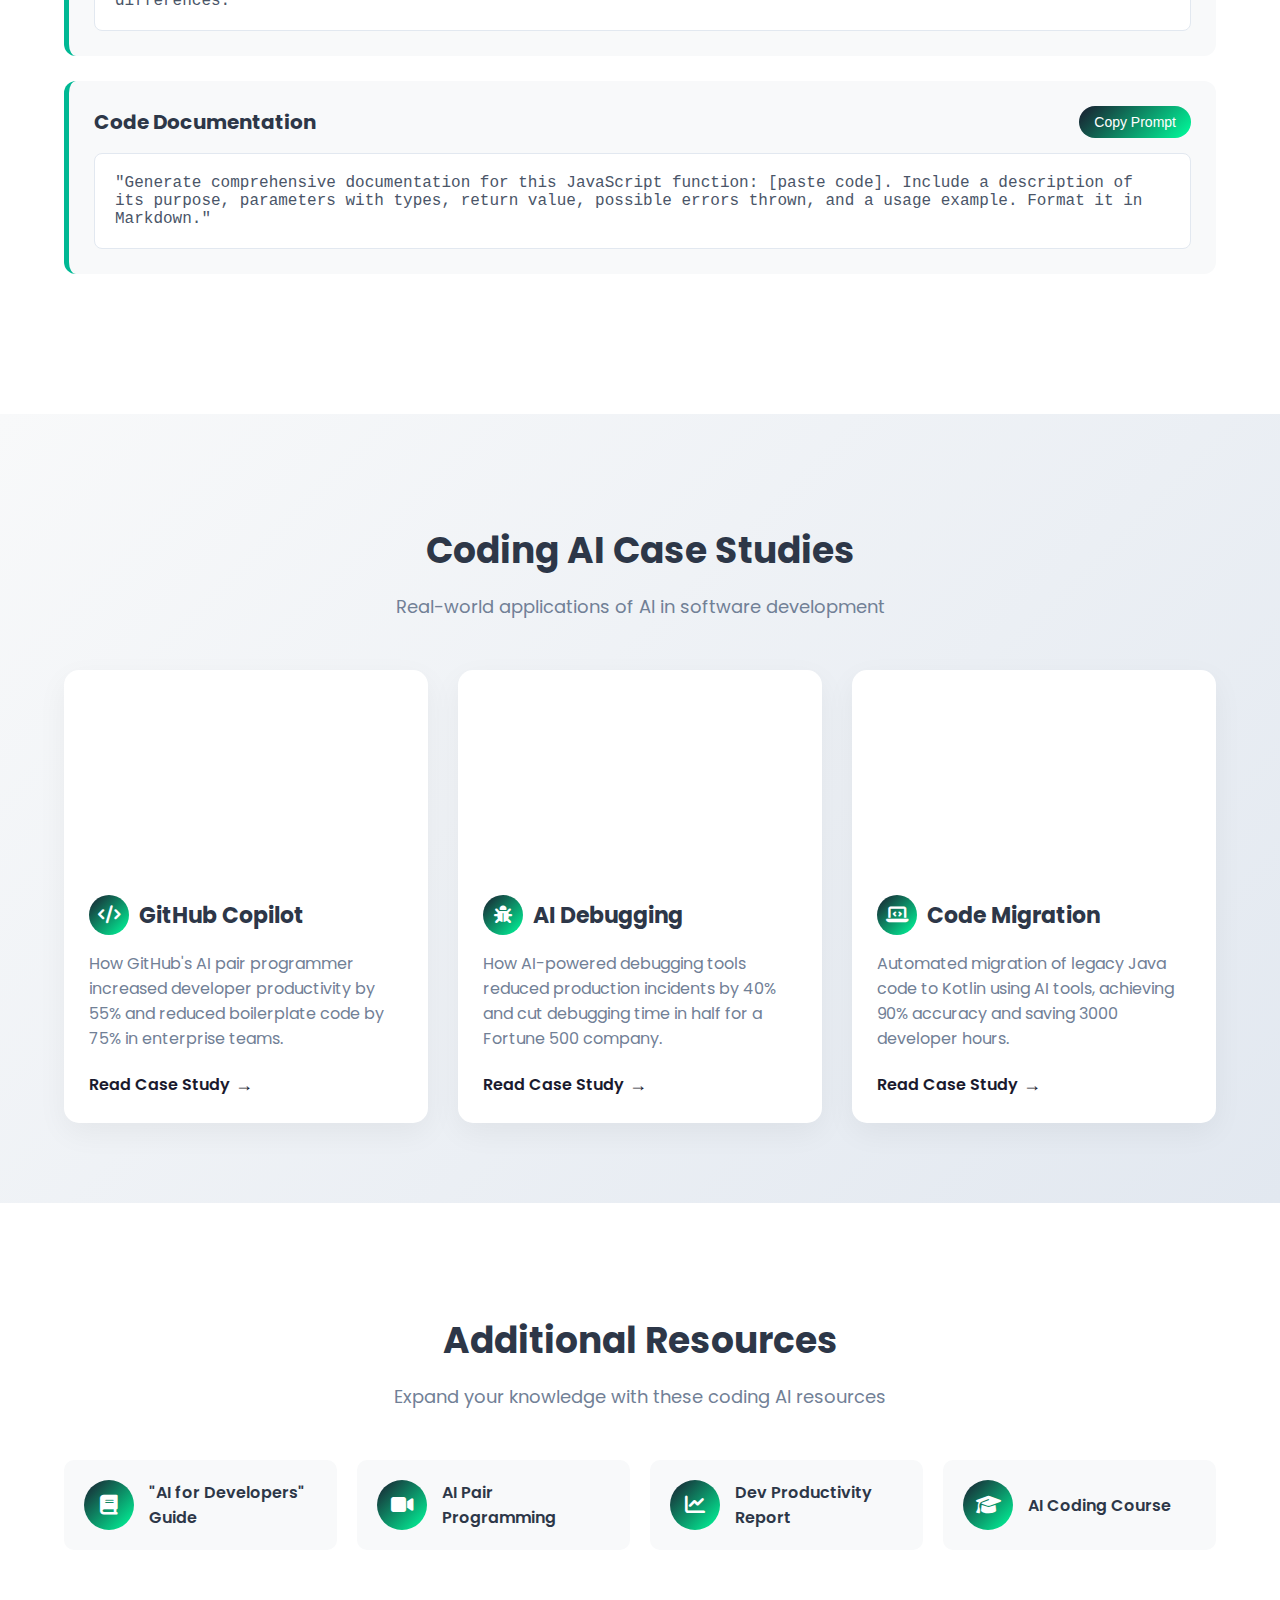
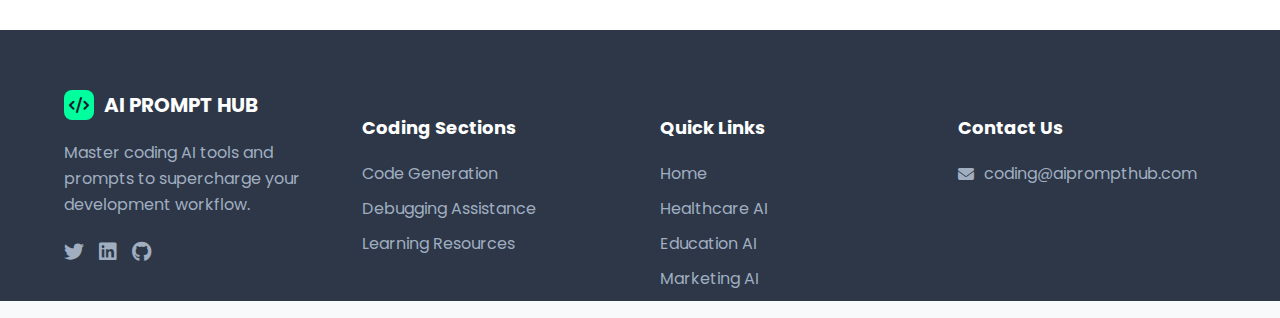
<file: AI prompt Hub/coding.html>
<!DOCTYPE html>
<html lang="en">
<head>
    <meta charset="UTF-8">
    <meta name="viewport" content="width=device-width, initial-scale=1.0">
    <title>Coding & Tech AI - AI Prompt Hub</title>
    <link href="https://fonts.googleapis.com/css2?family=Poppins:wght@300;400;600;700;800&family=Montserrat:wght@700&family=Playfair+Display:wght@700&display=swap" rel="stylesheet">
    <link rel="stylesheet" href="https://cdnjs.cloudflare.com/ajax/libs/font-awesome/6.4.0/css/all.min.css">
    <script>
        function copyToClipboard(button) {
            const promptText = button.parentElement.nextElementSibling.querySelector('p').innerText;
            navigator.clipboard.writeText(promptText);
            
            // Change button text temporarily
            button.innerHTML = 'Copied!';
            setTimeout(() => {
                button.innerHTML = 'Copy Prompt';
            }, 2000);
        }
    </script>
</head>
<body style="margin:0;font-family:'Poppins',sans-serif;background:#f8f9fa;">
    <!-- Coding Header -->
    <header style="background:linear-gradient(135deg,#1a1a2e 0%,#00ff9d 100%);padding:15px 0;box-shadow:0 4px 12px rgba(0,0,0,0.1);position:fixed;width:100%;top:0;z-index:1000;">
        <div style="width:90%;max-width:1200px;margin:0 auto;display:flex;justify-content:space-between;align-items:center;">
            <div style="display:flex;align-items:center;gap:10px;">
                <div style="width:40px;height:40px;background:#fff;border-radius:10px;display:flex;align-items:center;justify-content:center;color:#1a1a2e;font-size:20px;font-weight:bold;"><i class="fas fa-code"></i></div>
                <h1 style="margin:0;color:#fff;font-size:24px;font-family:'Montserrat',sans-serif;">AI PROMPT <span style="color:#00ff9d;">HUB</span></h1>
            </div>
            <nav>
                <ul style="display:flex;list-style:none;gap:25px;margin:0;">
                    <li><a href="index.html" style="color:#fff;font-weight:600;text-decoration:none;position:relative;padding-bottom:5px;">Home</a></li>
                    <li><a href="index.html#categories" style="color:#fff;font-weight:600;text-decoration:none;position:relative;padding-bottom:5px;">Categories</a></li>
                    <li><a href="index.html#trending" style="color:#fff;font-weight:600;text-decoration:none;position:relative;padding-bottom:5px;">Trending</a></li>
                    <li><a href="index.html#contact" style="color:#fff;font-weight:600;text-decoration:none;position:relative;padding-bottom:5px;">Contact</a></li>
                </ul>
            </nav>
        </div>
    </header>

    <!-- Coding Hero -->
    <section style="background:linear-gradient(rgba(26,26,46,0.8), rgba(0,255,157,0.8)), url('https://images.unsplash.com/photo-1555066931-4365d14bab8c?ixlib=rb-4.0.3&ixid=M3wxMjA3fDB8MHxwaG90by1wYWdlfHx8fGVufDB8fHx8fA%3D%3D&auto=format&fit=crop&w=1170&q=80') center/cover;color:#fff;padding:180px 0 100px;text-align:center;">
        <div style="width:90%;max-width:800px;margin:0 auto;">
            <h1 style="font-size:48px;margin-bottom:20px;font-family:'Playfair Display',serif;">Coding & Tech AI</h1>
            <p style="font-size:20px;margin-bottom:40px;opacity:0.9;">Supercharge your development workflow with AI-powered coding assistance</p>
            <a href="#tools" style="display:inline-block;background:#fff;color:#1a1a2e;padding:15px 30px;border-radius:50px;font-weight:600;text-decoration:none;font-size:18px;box-shadow:0 4px 15px rgba(0,0,0,0.1);transition:all 0.3s ease;">Explore Tools</a>
        </div>
    </section>

    <!-- Introduction -->
    <section style="padding:80px 0;background:#fff;">
        <div style="width:90%;max-width:1200px;margin:0 auto;text-align:center;">
            <h2 style="font-size:36px;margin-bottom:20px;color:#2d3748;">AI for Developers</h2>
            <p style="font-size:18px;color:#4a5568;max-width:800px;margin:0 auto;line-height:1.7;">Artificial intelligence is revolutionizing software development by automating repetitive tasks, suggesting code improvements, and helping debug complex issues. Discover how to integrate AI into your development workflow to write better code faster.</p>
        </div>
    </section>

    <!-- Top AI Tools -->
    <section id="tools" style="padding:60px 0;background:#f8f9fa;">
        <div style="width:90%;max-width:1200px;margin:0 auto;">
            <h2 style="text-align:center;font-size:36px;margin-bottom:15px;color:#2d3748;">Top AI Tools for Coding</h2>
            <p style="text-align:center;font-size:18px;color:#718096;max-width:700px;margin:0 auto 50px;">These AI-powered development tools are changing how we write software</p>
            
            <div style="display:grid;grid-template-columns:repeat(auto-fit, minmax(300px, 1fr));gap:30px;">
                <!-- Tool 1 -->
                <div style="background:#fff;border-radius:15px;overflow:hidden;box-shadow:0 10px 30px rgba(0,0,0,0.05);transition:transform 0.3s ease;">
                    <div style="height:200px;background:url('https://images.unsplash.com/photo-1627398242454-45a1465c2479?ixlib=rb-4.0.3&ixid=M3wxMjA3fDB8MHxwaG90by1wYWdlfHx8fGVufDB8fHx8fA%3D%3D&auto=format&fit=crop&w=1074&q=80') center/cover;"></div>
                    <div style="padding:25px;text-align:center;">
                        <div style="width:60px;height:60px;background:linear-gradient(135deg,#1a1a2e 0%,#00ff9d 100%);border-radius:50%;display:flex;align-items:center;justify-content:center;margin:-50px auto 20px;color:#fff;font-size:24px;">
                            <i class="fas fa-robot"></i>
                        </div>
                        <h3 style="font-size:22px;margin-bottom:15px;color:#2d3748;">GitHub Copilot</h3>
                        <p style="color:#718096;margin-bottom:20px;">AI pair programmer that suggests code and entire functions in real-time right from your editor.</p>
                        <a href="https://github.com/features/copilot" target="_blank" style="color:#1a1a2e;font-weight:600;text-decoration:none;display:inline-flex;align-items:center;gap:5px;">Visit Website <span style="font-size:18px;">→</span></a>
                    </div>
                </div>
                
                <!-- Tool 2 -->
                <div style="background:#fff;border-radius:15px;overflow:hidden;box-shadow:0 10px 30px rgba(0,0,0,0.05);transition:transform 0.3s ease;">
                    <div style="height:200px;background:url('https://images.unsplash.com/photo-1620712943543-bcc4688e7485?ixlib=rb-4.0.3&ixid=M3wxMjA3fDB8MHxwaG90by1wYWdlfHx8fGVufDB8fHx8fA%3D%3D&auto=format&fit=crop&w=1085&q=80') center/cover;"></div>
                    <div style="padding:25px;text-align:center;">
                        <div style="width:60px;height:60px;background:linear-gradient(135deg,#1a1a2e 0%,#00ff9d 100%);border-radius:50%;display:flex;align-items:center;justify-content:center;margin:-50px auto 20px;color:#fff;font-size:24px;">
                            <i class="fas fa-terminal"></i>
                        </div>
                        <h3 style="font-size:22px;margin-bottom:15px;color:#2d3748;">Amazon CodeWhisperer</h3>
                        <p style="color:#718096;margin-bottom:20px;">ML-powered coding companion that generates real-time single-line or full-function code suggestions.</p>
                        <a href="https://aws.amazon.com/codewhisperer/" target="_blank" style="color:#1a1a2e;font-weight:600;text-decoration:none;display:inline-flex;align-items:center;gap:5px;">Visit Website <span style="font-size:18px;">→</span></a>
                    </div>
                </div>
                
                <!-- Tool 3 -->
                <div style="background:#fff;border-radius:15px;overflow:hidden;box-shadow:0 10px 30px rgba(0,0,0,0.05);transition:transform 0.3s ease;">
                    <div style="height:200px;background:url('https://images.unsplash.com/photo-1624953587687-daf255b6b80a?ixlib=rb-4.0.3&ixid=M3wxMjA3fDB8MHxwaG90by1wYWdlfHx8fGVufDB8fHx8fA%3D%3D&auto=format&fit=crop&w=1074&q=80') center/cover;"></div>
                    <div style="padding:25px;text-align:center;">
                        <div style="width:60px;height:60px;background:linear-gradient(135deg,#1a1a2e 0%,#00ff9d 100%);border-radius:50%;display:flex;align-items:center;justify-content:center;margin:-50px auto 20px;color:#fff;font-size:24px;">
                            <i class="fas fa-bug"></i>
                        </div>
                        <h3 style="font-size:22px;margin-bottom:15px;color:#2d3748;">Tabnine</h3>
                        <p style="color:#718096;margin-bottom:20px;">AI assistant that predicts and suggests your next lines of code based on context and syntax.</p>
                        <a href="https://www.tabnine.com/" target="_blank" style="color:#1a1a2e;font-weight:600;text-decoration:none;display:inline-flex;align-items:center;gap:5px;">Visit Website <span style="font-size:18px;">→</span></a>
                    </div>
                </div>
            </div>
        </div>
    </section>

    <!-- AI Prompts Section -->
    <section style="padding:80px 0;background:#fff;">
        <div style="width:90%;max-width:1200px;margin:0 auto;">
            <h2 style="text-align:center;font-size:36px;margin-bottom:15px;color:#2d3748;">Effective AI Prompts for Coding</h2>
            <p style="text-align:center;font-size:18px;color:#718096;max-width:700px;margin:0 auto 50px;">Copy and paste these prompts into your favorite AI coding assistant</p>
            
            <!-- Code Generation Category -->
            <div style="margin-bottom:60px;">
                <h3 id="generation" style="font-size:28px;margin-bottom:30px;color:#2d3748;padding-bottom:10px;border-bottom:2px solid #e2e8f0;">Code Generation</h3>
                
                <!-- Prompt 1 -->
                <div style="background:#f8f9fa;border-radius:12px;padding:25px;margin-bottom:25px;border-left:5px solid #1a1a2e;">
                    <div style="display:flex;justify-content:space-between;align-items:center;margin-bottom:15px;">
                        <h4 style="font-size:20px;margin:0;color:#2d3748;">Function Implementation</h4>
                        <button onclick="copyToClipboard(this)" style="background:linear-gradient(135deg,#1a1a2e 0%,#00ff9d 100%);color:#fff;border:none;padding:8px 15px;border-radius:50px;font-size:14px;cursor:pointer;">Copy Prompt</button>
                    </div>
                    <div style="background:#fff;padding:20px;border-radius:8px;border:1px solid #e2e8f0;">
                        <p style="margin:0;color:#4a5568;font-family:monospace;font-size:16px;">"Write a Python function that takes a list of numbers and returns a dictionary with the mean, median, mode, max, min, and standard deviation. Include docstrings and type hints. Make sure it handles edge cases like empty lists."</p>
                    </div>
                </div>
                
                <!-- Prompt 2 -->
                <div style="background:#f8f9fa;border-radius:12px;padding:25px;margin-bottom:25px;border-left:5px solid #1a1a2e;">
                    <div style="display:flex;justify-content:space-between;align-items:center;margin-bottom:15px;">
                        <h4 style="font-size:20px;margin:0;color:#2d3748;">API Endpoint</h4>
                        <button onclick="copyToClipboard(this)" style="background:linear-gradient(135deg,#1a1a2e 0%,#00ff9d 100%);color:#fff;border:none;padding:8px 15px;border-radius:50px;font-size:14px;cursor:pointer;">Copy Prompt</button>
                    </div>
                    <div style="background:#fff;padding:20px;border-radius:8px;border:1px solid #e2e8f0;">
                        <p style="margin:0;color:#4a5568;font-family:monospace;font-size:16px;">"Create a REST API endpoint in Node.js using Express that handles user authentication. It should accept email and password, validate them against a MongoDB database, and return a JWT token if successful. Include proper error handling and input validation."</p>
                    </div>
                </div>
            </div>
            
            <!-- Debugging Category -->
            <div style="margin-bottom:60px;">
                <h3 id="debugging" style="font-size:28px;margin-bottom:30px;color:#2d3748;padding-bottom:10px;border-bottom:2px solid #e2e8f0;">Debugging Assistance</h3>
                
                <!-- Prompt 3 -->
                <div style="background:#f8f9fa;border-radius:12px;padding:25px;margin-bottom:25px;border-left:5px solid #00ff9d;">
                    <div style="display:flex;justify-content:space-between;align-items:center;margin-bottom:15px;">
                        <h4 style="font-size:20px;margin:0;color:#2d3748;">Error Analysis</h4>
                        <button onclick="copyToClipboard(this)" style="background:linear-gradient(135deg,#1a1a2e 0%,#00ff9d 100%);color:#fff;border:none;padding:8px 15px;border-radius:50px;font-size:14px;cursor:pointer;">Copy Prompt</button>
                    </div>
                    <div style="background:#fff;padding:20px;border-radius:8px;border:1px solid #e2e8f0;">
                        <p style="margin:0;color:#4a5568;font-family:monospace;font-size:16px;">"I'm getting this error in my React application: [paste error]. Here's the relevant code: [paste code]. Explain what's causing this error and suggest three different ways to fix it, ordered by best practice."</p>
                    </div>
                </div>
                
                <!-- Prompt 4 -->
                <div style="background:#f8f9fa;border-radius:12px;padding:25px;margin-bottom:25px;border-left:5px solid #00ff9d;">
                    <div style="display:flex;justify-content:space-between;align-items:center;margin-bottom:15px;">
                        <h4 style="font-size:20px;margin:0;color:#2d3748;">Performance Optimization</h4>
                        <button onclick="copyToClipboard(this)" style="background:linear-gradient(135deg,#1a1a2e 0%,#00ff9d 100%);color:#fff;border:none;padding:8px 15px;border-radius:50px;font-size:14px;cursor:pointer;">Copy Prompt</button>
                    </div>
                    <div style="background:#fff;padding:20px;border-radius:8px;border:1px solid #e2e8f0;">
                        <p style="margin:0;color:#4a5568;font-family:monospace;font-size:16px;">"Analyze this SQL query for performance issues: [paste query]. Suggest specific optimizations including index recommendations, query restructuring, and caching strategies. Provide the optimized query and explain each improvement."</p>
                    </div>
                </div>
            </div>
            
            <!-- Learning Category -->
            <div style="margin-bottom:60px;">
                <h3 id="learning" style="font-size:28px;margin-bottom:30px;color:#2d3748;padding-bottom:10px;border-bottom:2px solid #e2e8f0;">Learning & Documentation</h3>
                
                <!-- Prompt 5 -->
                <div style="background:#f8f9fa;border-radius:12px;padding:25px;margin-bottom:25px;border-left:5px solid #00b894;">
                    <div style="display:flex;justify-content:space-between;align-items:center;margin-bottom:15px;">
                        <h4 style="font-size:20px;margin:0;color:#2d3748;">Concept Explanation</h4>
                        <button onclick="copyToClipboard(this)" style="background:linear-gradient(135deg,#1a1a2e 0%,#00ff9d 100%);color:#fff;border:none;padding:8px 15px;border-radius:50px;font-size:14px;cursor:pointer;">Copy Prompt</button>
                    </div>
                    <div style="background:#fff;padding:20px;border-radius:8px;border:1px solid #e2e8f0;">
                        <p style="margin:0;color:#4a5568;font-family:monospace;font-size:16px;">"Explain how React hooks work (especially useState and useEffect) as if I'm a beginner who knows basic JavaScript but is new to React. Provide simple code examples and compare with class components to show the differences."</p>
                    </div>
                </div>
                
                <!-- Prompt 6 -->
                <div style="background:#f8f9fa;border-radius:12px;padding:25px;margin-bottom:25px;border-left:5px solid #00b894;">
                    <div style="display:flex;justify-content:space-between;align-items:center;margin-bottom:15px;">
                        <h4 style="font-size:20px;margin:0;color:#2d3748;">Code Documentation</h4>
                        <button onclick="copyToClipboard(this)" style="background:linear-gradient(135deg,#1a1a2e 0%,#00ff9d 100%);color:#fff;border:none;padding:8px 15px;border-radius:50px;font-size:14px;cursor:pointer;">Copy Prompt</button>
                    </div>
                    <div style="background:#fff;padding:20px;border-radius:8px;border:1px solid #e2e8f0;">
                        <p style="margin:0;color:#4a5568;font-family:monospace;font-size:16px;">"Generate comprehensive documentation for this JavaScript function: [paste code]. Include a description of its purpose, parameters with types, return value, possible errors thrown, and a usage example. Format it in Markdown."</p>
                    </div>
                </div>
            </div>
        </div>
    </section>

    <!-- Case Studies -->
    <section style="padding:80px 0;background:linear-gradient(135deg,#f8f9fa 0%,#e2e8f0 100%);">
        <div style="width:90%;max-width:1200px;margin:0 auto;">
            <h2 style="text-align:center;font-size:36px;margin-bottom:15px;color:#2d3748;">Coding AI Case Studies</h2>
            <p style="text-align:center;font-size:18px;color:#718096;max-width:700px;margin:0 auto 50px;">Real-world applications of AI in software development</p>
            
            <div style="display:grid;grid-template-columns:repeat(auto-fit, minmax(300px, 1fr));gap:30px;">
                <!-- Case 1 -->
                <div style="background:#fff;border-radius:15px;overflow:hidden;box-shadow:0 10px 30px rgba(0,0,0,0.05);">
                    <div style="height:200px;background:url('https://images.unsplash.com/photo-1555066931-4365d14bab8c?ixlib=rb-4.0.3&ixid=M3wxMjA3fDB8MHxwaG90by1wYWdlfHx8fGVufDB8fHx8fA%3D%3D&auto=format&fit=crop&w=1170&q=80') center/cover;"></div>
                    <div style="padding:25px;">
                        <div style="display:flex;align-items:center;gap:10px;margin-bottom:15px;">
                            <div style="width:40px;height:40px;background:linear-gradient(135deg,#1a1a2e 0%,#00ff9d 100%);border-radius:50%;display:flex;align-items:center;justify-content:center;color:#fff;font-size:18px;">
                                <i class="fas fa-code"></i>
                            </div>
                            <h3 style="font-size:22px;margin:0;color:#2d3748;">GitHub Copilot</h3>
                        </div>
                        <p style="color:#718096;margin-bottom:20px;">How GitHub's AI pair programmer increased developer productivity by 55% and reduced boilerplate code by 75% in enterprise teams.</p>
                        <a href="#" style="color:#1a1a2e;font-weight:600;text-decoration:none;display:inline-flex;align-items:center;gap:5px;">Read Case Study <span style="font-size:18px;">→</span></a>
                    </div>
                </div>
                
                <!-- Case 2 -->
                <div style="background:#fff;border-radius:15px;overflow:hidden;box-shadow:0 10px 30px rgba(0,0,0,0.05);">
                    <div style="height:200px;background:url('https://images.unsplash.com/photo-1629909613654-28e377c37b09?ixlib=rb-4.0.3&ixid=M3wxMjA3fDB8MHxwaG90by1wYWdlfHx8fGVufDB8fHx8fA%3D%3D&auto=format&fit=crop&w=1168&q=80') center/cover;"></div>
                    <div style="padding:25px;">
                        <div style="display:flex;align-items:center;gap:10px;margin-bottom:15px;">
                            <div style="width:40px;height:40px;background:linear-gradient(135deg,#1a1a2e 0%,#00ff9d 100%);border-radius:50%;display:flex;align-items:center;justify-content:center;color:#fff;font-size:18px;">
                                <i class="fas fa-bug"></i>
                            </div>
                            <h3 style="font-size:22px;margin:0;color:#2d3748;">AI Debugging</h3>
                        </div>
                        <p style="color:#718096;margin-bottom:20px;">How AI-powered debugging tools reduced production incidents by 40% and cut debugging time in half for a Fortune 500 company.</p>
                        <a href="#" style="color:#1a1a2e;font-weight:600;text-decoration:none;display:inline-flex;align-items:center;gap:5px;">Read Case Study <span style="font-size:18px;">→</span></a>
                    </div>
                </div>
                
                <!-- Case 3 -->
                <div style="background:#fff;border-radius:15px;overflow:hidden;box-shadow:0 10px 30px rgba(0,0,0,0.05);">
                    <div style="height:200px;background:url('https://images.unsplash.com/photo-1620712943543-bcc4688e7485?ixlib=rb-4.0.3&ixid=M3wxMjA3fDB8MHxwaG90by1wYWdlfHx8fGVufDB8fHx8fA%3D%3D&auto=format&fit=crop&w=1085&q=80') center/cover;"></div>
                    <div style="padding:25px;">
                        <div style="display:flex;align-items:center;gap:10px;margin-bottom:15px;">
                            <div style="width:40px;height:40px;background:linear-gradient(135deg,#1a1a2e 0%,#00ff9d 100%);border-radius:50%;display:flex;align-items:center;justify-content:center;color:#fff;font-size:18px;">
                                <i class="fas fa-laptop-code"></i>
                            </div>
                            <h3 style="font-size:22px;margin:0;color:#2d3748;">Code Migration</h3>
                        </div>
                        <p style="color:#718096;margin-bottom:20px;">Automated migration of legacy Java code to Kotlin using AI tools, achieving 90% accuracy and saving 3000 developer hours.</p>
                        <a href="#" style="color:#1a1a2e;font-weight:600;text-decoration:none;display:inline-flex;align-items:center;gap:5px;">Read Case Study <span style="font-size:18px;">→</span></a>
                    </div>
                </div>
            </div>
        </div>
    </section>

    <!-- Resources -->
    <section style="padding:80px 0;background:#fff;">
        <div style="width:90%;max-width:1200px;margin:0 auto;">
            <h2 style="text-align:center;font-size:36px;margin-bottom:15px;color:#2d3748;">Additional Resources</h2>
            <p style="text-align:center;font-size:18px;color:#718096;max-width:700px;margin:0 auto 50px;">Expand your knowledge with these coding AI resources</p>
            
            <div style="display:grid;grid-template-columns:repeat(auto-fit, minmax(250px, 1fr));gap:20px;">
                <a href="#" style="background:#f8f9fa;border-radius:10px;padding:20px;text-decoration:none;display:flex;align-items:center;gap:15px;transition:all 0.3s ease;">
                    <div style="width:50px;height:50px;background:linear-gradient(135deg,#1a1a2e 0%,#00ff9d 100%);border-radius:50%;display:flex;align-items:center;justify-content:center;color:#fff;font-size:20px;flex-shrink:0;">
                        <i class="fas fa-book"></i>
                    </div>
                    <span style="color:#2d3748;font-weight:600;">"AI for Developers" Guide</span>
                </a>
                
                <a href="#" style="background:#f8f9fa;border-radius:10px;padding:20px;text-decoration:none;display:flex;align-items:center;gap:15px;transition:all 0.3s ease;">
                    <div style="width:50px;height:50px;background:linear-gradient(135deg,#1a1a2e 0%,#00ff9d 100%);border-radius:50%;display:flex;align-items:center;justify-content:center;color:#fff;font-size:20px;flex-shrink:0;">
                        <i class="fas fa-video"></i>
                    </div>
                    <span style="color:#2d3748;font-weight:600;">AI Pair Programming</span>
                </a>
                
                <a href="#" style="background:#f8f9fa;border-radius:10px;padding:20px;text-decoration:none;display:flex;align-items:center;gap:15px;transition:all 0.3s ease;">
                    <div style="width:50px;height:50px;background:linear-gradient(135deg,#1a1a2e 0%,#00ff9d 100%);border-radius:50%;display:flex;align-items:center;justify-content:center;color:#fff;font-size:20px;flex-shrink:0;">
                        <i class="fas fa-chart-line"></i>
                    </div>
                    <span style="color:#2d3748;font-weight:600;">Dev Productivity Report</span>
                </a>
                
                <a href="#" style="background:#f8f9fa;border-radius:10px;padding:20px;text-decoration:none;display:flex;align-items:center;gap:15px;transition:all 0.3s ease;">
                    <div style="width:50px;height:50px;background:linear-gradient(135deg,#1a1a2e 0%,#00ff9d 100%);border-radius:50%;display:flex;align-items:center;justify-content:center;color:#fff;font-size:20px;flex-shrink:0;">
                        <i class="fas fa-graduation-cap"></i>
                    </div>
                    <span style="color:#2d3748;font-weight:600;">AI Coding Course</span>
                </a>
            </div>
        </div>
    </section>

    <!-- Footer -->
    <footer style="background:#2d3748;color:#fff;padding:60px 0 0;">
        <div style="width:90%;max-width:1200px;margin:0 auto;display:grid;grid-template-columns:repeat(auto-fit, minmax(200px, 1fr));gap:40px;">
            <div>
                <div style="display:flex;align-items:center;gap:10px;margin-bottom:20px;">
                    <div style="width:30px;height:30px;background:#00ff9d;border-radius:8px;display:flex;align-items:center;justify-content:center;color:#1a1a2e;font-weight:bold;"><i class="fas fa-code"></i></div>
                    <h3 style="margin:0;font-size:20px;">AI PROMPT HUB</h3>
                </div>
                <p style="color:#a0aec0;margin-bottom:20px;line-height:1.6;">Master coding AI tools and prompts to supercharge your development workflow.</p>
                <div style="display:flex;gap:15px;">
                    <a href="#" style="color:#a0aec0;font-size:20px;"><i class="fab fa-twitter"></i></a>
                    <a href="#" style="color:#a0aec0;font-size:20px;"><i class="fab fa-linkedin"></i></a>
                    <a href="#" style="color:#a0aec0;font-size:20px;"><i class="fab fa-github"></i></a>
                </div>
            </div>
            
            <div>
                <h4 style="font-size:18px;margin-bottom:20px;color:#fff;">Coding Sections</h4>
                <ul style="list-style:none;padding:0;margin:0;">
                    <li style="margin-bottom:10px;"><a href="#generation" style="color:#a0aec0;text-decoration:none;">Code Generation</a></li>
                    <li style="margin-bottom:10px;"><a href="#debugging" style="color:#a0aec0;text-decoration:none;">Debugging Assistance</a></li>
                    <li style="margin-bottom:10px;"><a href="#learning" style="color:#a0aec0;text-decoration:none;">Learning Resources</a></li>
                </ul>
            </div>
            
            <div>
                <h4 style="font-size:18px;margin-bottom:20px;color:#fff;">Quick Links</h4>
                <ul style="list-style:none;padding:0;margin:0;">
                    <li style="margin-bottom:10px;"><a href="index.html" style="color:#a0aec0;text-decoration:none;">Home</a></li>
                    <li style="margin-bottom:10px;"><a href="healthcare.html" style="color:#a0aec0;text-decoration:none;">Healthcare AI</a></li>
                    <li style="margin-bottom:10px;"><a href="education.html" style="color:#a0aec0;text-decoration:none;">Education AI</a></li>
                    <li style="margin-bottom:10px;"><a href="marketing.html" style="color:#a0aec0;text-decoration:none;">Marketing AI</a></li>
                </ul>
            </div>
            
            <div>
                <h4 style="font-size:18px;margin-bottom:20px;color:#fff;">Contact Us</h4>
                <p style="color:#a0aec0;margin-bottom:15px;display:flex;align-items:center;gap:10px;"><i class="fas fa-envelope"></i> coding@aiprompthub.com</p>
                <p style="color:#a0aec0;margin-bottom:20px;display:flex;align-items:center>
</html>
</file>
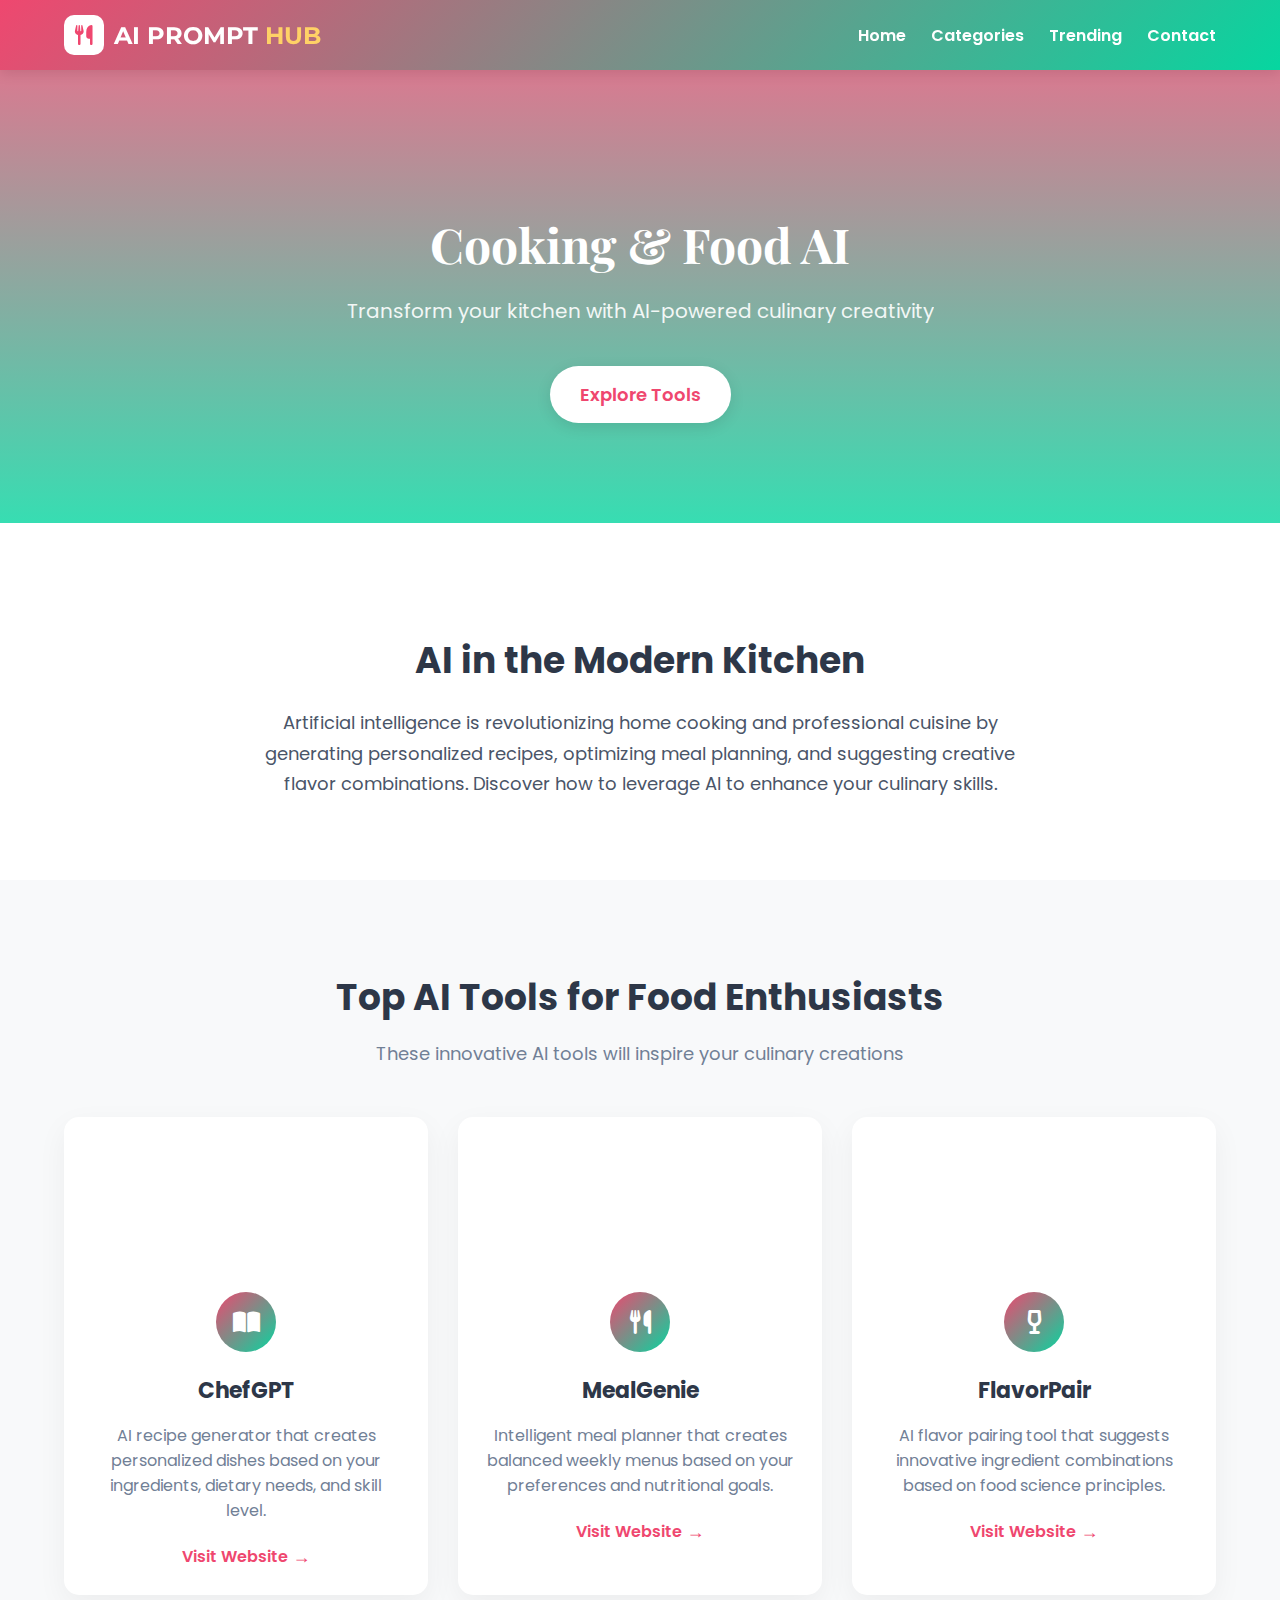
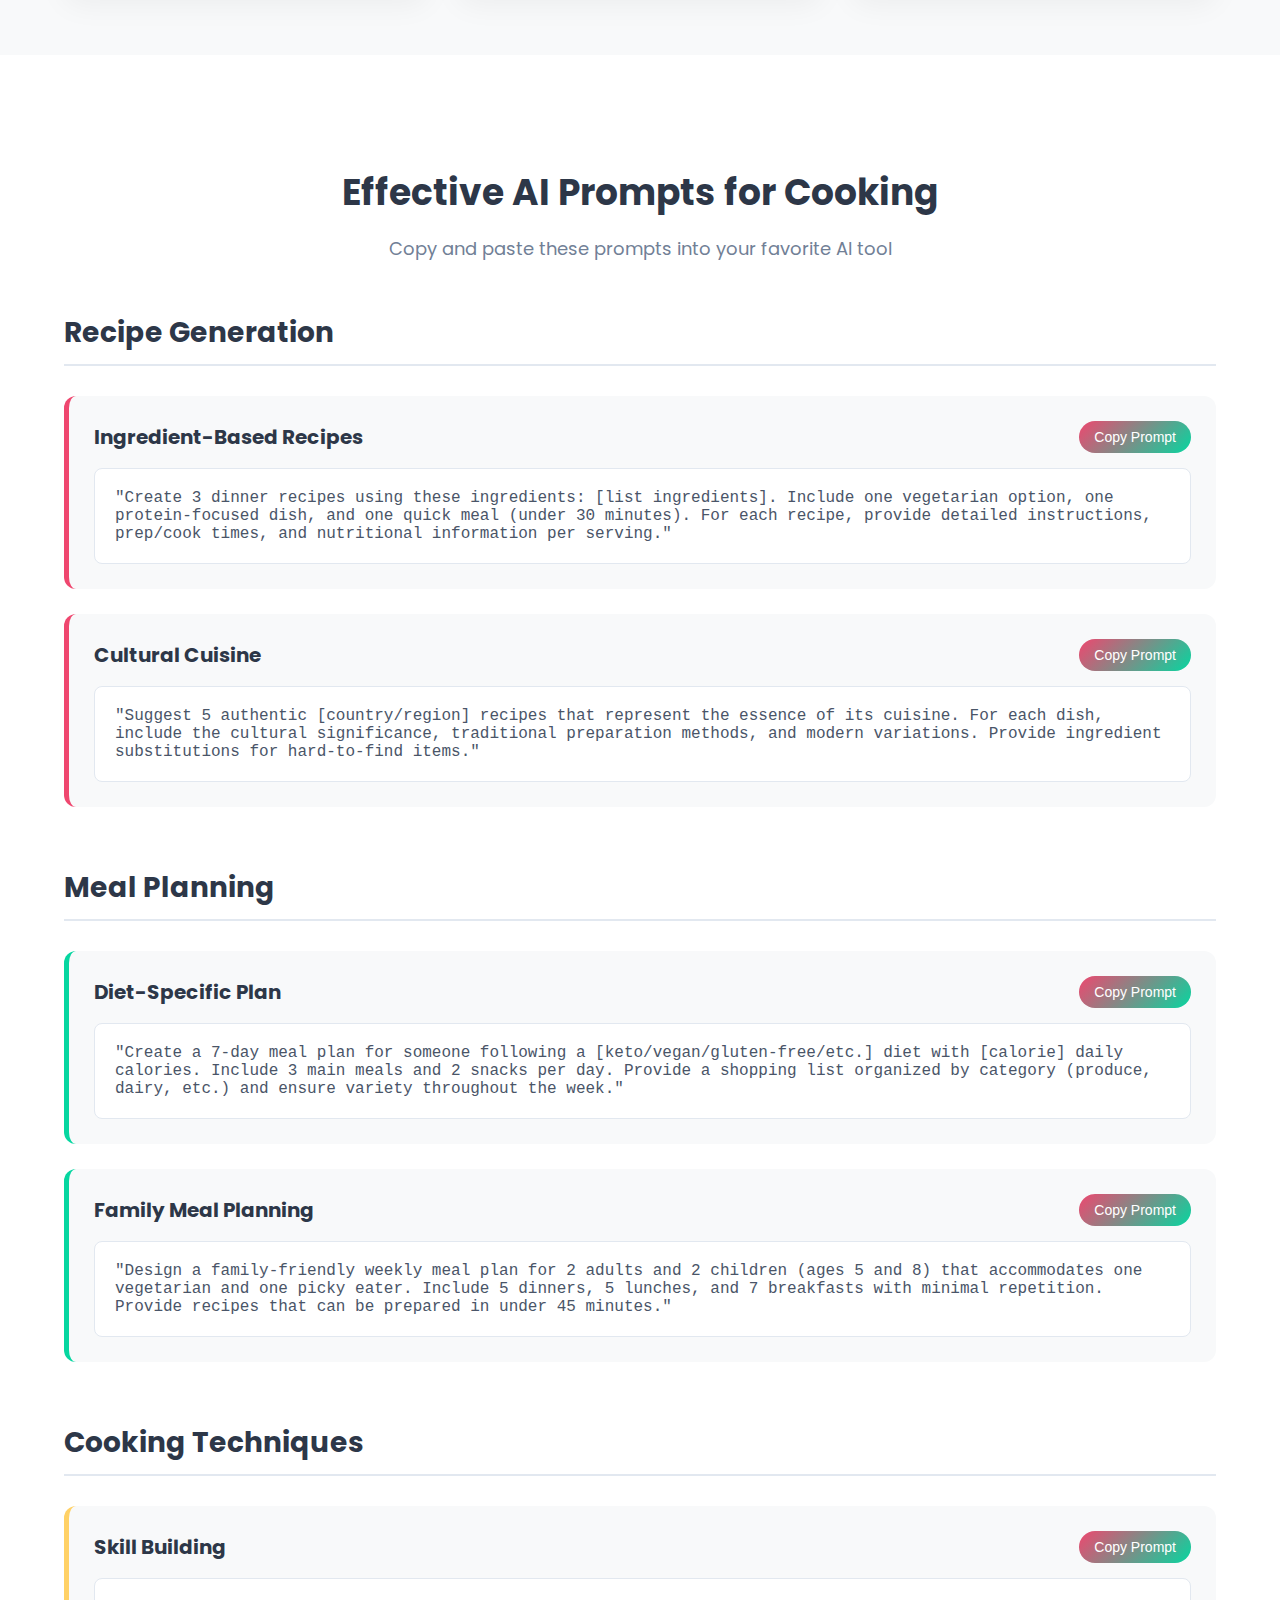
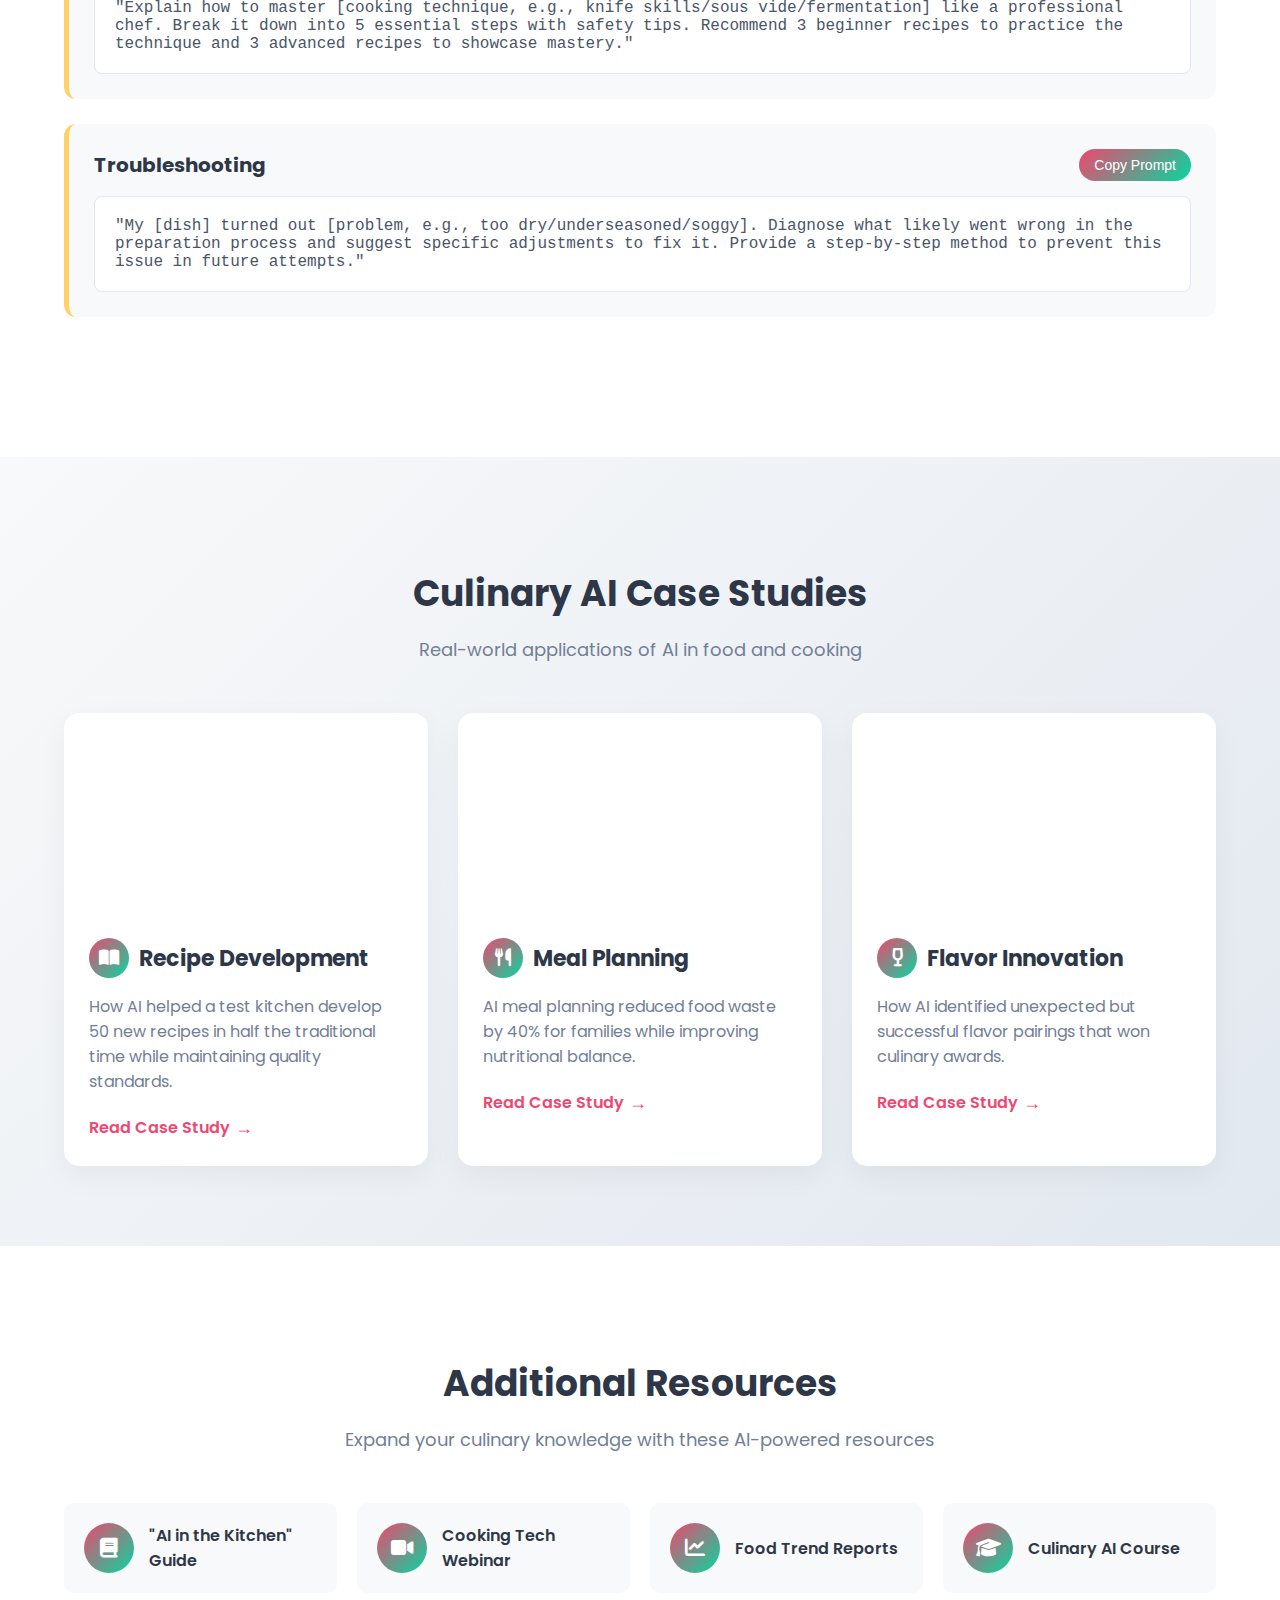
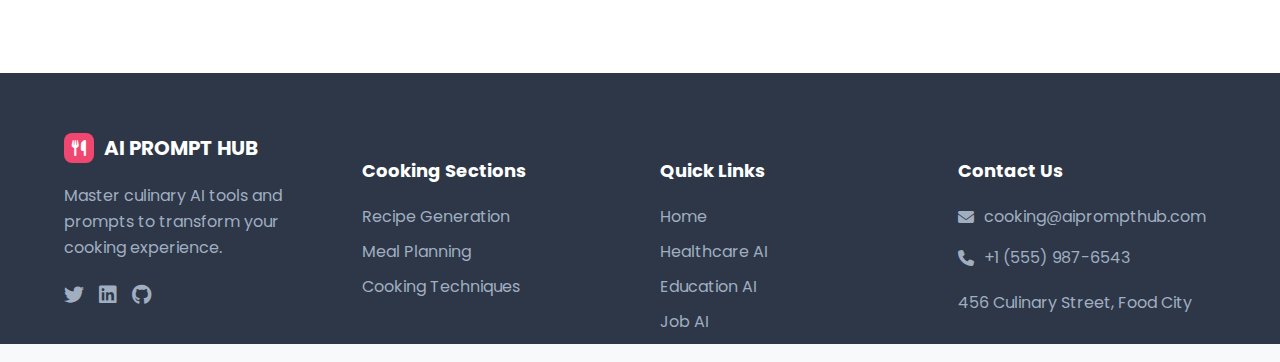
<file: AI prompt Hub/cooking.html>
<!DOCTYPE html>
<html lang="en">
<head>
    <meta charset="UTF-8">
    <meta name="viewport" content="width=device-width, initial-scale=1.0">
    <title>Cooking AI - AI Prompt Hub</title>
    <link href="https://fonts.googleapis.com/css2?family=Poppins:wght@300;400;600;700;800&family=Montserrat:wght@700&family=Playfair+Display:wght@700&display=swap" rel="stylesheet">
    <link rel="stylesheet" href="https://cdnjs.cloudflare.com/ajax/libs/font-awesome/6.4.0/css/all.min.css">
</head>
<body style="margin:0;font-family:'Poppins',sans-serif;background:#f8f9fa;">
    <!-- Cooking Header -->
    <header style="background:linear-gradient(135deg,#ef476f 0%,#06d6a0 100%);padding:15px 0;box-shadow:0 4px 12px rgba(0,0,0,0.1);position:fixed;width:100%;top:0;z-index:1000;">
        <div style="width:90%;max-width:1200px;margin:0 auto;display:flex;justify-content:space-between;align-items:center;">
            <div style="display:flex;align-items:center;gap:10px;">
                <div style="width:40px;height:40px;background:#fff;border-radius:10px;display:flex;align-items:center;justify-content:center;color:#ef476f;font-size:20px;font-weight:bold;"><i class="fas fa-utensils"></i></div>
                <h1 style="margin:0;color:#fff;font-size:24px;font-family:'Montserrat',sans-serif;">AI PROMPT <span style="color:#ffd166;">HUB</span></h1>
            </div>
            <nav>
                <ul style="display:flex;list-style:none;gap:25px;margin:0;">
                    <li><a href="index.html" style="color:#fff;font-weight:600;text-decoration:none;position:relative;padding-bottom:5px;">Home</a></li>
                    <li><a href="index.html#categories" style="color:#fff;font-weight:600;text-decoration:none;position:relative;padding-bottom:5px;">Categories</a></li>
                    <li><a href="index.html#trending" style="color:#fff;font-weight:600;text-decoration:none;position:relative;padding-bottom:5px;">Trending</a></li>
                    <li><a href="index.html#contact" style="color:#fff;font-weight:600;text-decoration:none;position:relative;padding-bottom:5px;">Contact</a></li>
                </ul>
            </nav>
        </div>
    </header>

    <!-- Cooking Hero -->
    <section style="background:linear-gradient(rgba(239,71,111,0.8), rgba(6,214,160,0.8)), url('https://images.unsplash.com/photo-1546069901-ba9599a7e63c?ixlib=rb-4.0.3&ixid=M3wxMjA3fDB8MHxwaG90by1wYWdlfHx8fGVufDB8fHx8fA%3D%3D&auto=format&fit=crop&w=1180&q=80') center/cover;color:#fff;padding:180px 0 100px;text-align:center;">
        <div style="width:90%;max-width:800px;margin:0 auto;">
            <h1 style="font-size:48px;margin-bottom:20px;font-family:'Playfair Display',serif;">Cooking & Food AI</h1>
            <p style="font-size:20px;margin-bottom:40px;opacity:0.9;">Transform your kitchen with AI-powered culinary creativity</p>
            <a href="#tools" style="display:inline-block;background:#fff;color:#ef476f;padding:15px 30px;border-radius:50px;font-weight:600;text-decoration:none;font-size:18px;box-shadow:0 4px 15px rgba(0,0,0,0.1);transition:all 0.3s ease;">Explore Tools</a>
        </div>
    </section>

    <!-- Introduction -->
    <section style="padding:80px 0;background:#fff;">
        <div style="width:90%;max-width:1200px;margin:0 auto;text-align:center;">
            <h2 style="font-size:36px;margin-bottom:20px;color:#2d3748;">AI in the Modern Kitchen</h2>
            <p style="font-size:18px;color:#4a5568;max-width:800px;margin:0 auto;line-height:1.7;">Artificial intelligence is revolutionizing home cooking and professional cuisine by generating personalized recipes, optimizing meal planning, and suggesting creative flavor combinations. Discover how to leverage AI to enhance your culinary skills.</p>
        </div>
    </section>

    <!-- Top AI Tools -->
    <section id="tools" style="padding:60px 0;background:#f8f9fa;">
        <div style="width:90%;max-width:1200px;margin:0 auto;">
            <h2 style="text-align:center;font-size:36px;margin-bottom:15px;color:#2d3748;">Top AI Tools for Food Enthusiasts</h2>
            <p style="text-align:center;font-size:18px;color:#718096;max-width:700px;margin:0 auto 50px;">These innovative AI tools will inspire your culinary creations</p>
            
            <div style="display:grid;grid-template-columns:repeat(auto-fit, minmax(300px, 1fr));gap:30px;">
                <!-- Tool 1 -->
                <div style="background:#fff;border-radius:15px;overflow:hidden;box-shadow:0 10px 30px rgba(0,0,0,0.05);transition:transform 0.3s ease;">
                    <div style="height:200px;background:url('https://images.unsplash.com/photo-1547592180-85f173990554?ixlib=rb-4.0.3&ixid=M3wxMjA3fDB8MHxwaG90by1wYWdlfHx8fGVufDB8fHx8fA%3D%3D&auto=format&fit=crop&w=1170&q=80') center/cover;"></div>
                    <div style="padding:25px;text-align:center;">
                        <div style="width:60px;height:60px;background:linear-gradient(135deg,#ef476f 0%,#06d6a0 100%);border-radius:50%;display:flex;align-items:center;justify-content:center;margin:-50px auto 20px;color:#fff;font-size:24px;">
                            <i class="fas fa-book-open"></i>
                        </div>
                        <h3 style="font-size:22px;margin-bottom:15px;color:#2d3748;">ChefGPT</h3>
                        <p style="color:#718096;margin-bottom:20px;">AI recipe generator that creates personalized dishes based on your ingredients, dietary needs, and skill level.</p>
                        <a href="https://www.chefgpt.xyz" target="_blank" style="color:#ef476f;font-weight:600;text-decoration:none;display:inline-flex;align-items:center;gap:5px;">Visit Website <span style="font-size:18px;">→</span></a>
                    </div>
                </div>
                
                <!-- Tool 2 -->
                <div style="background:#fff;border-radius:15px;overflow:hidden;box-shadow:0 10px 30px rgba(0,0,0,0.05);transition:transform 0.3s ease;">
                    <div style="height:200px;background:url('https://images.unsplash.com/photo-1490645935967-10de6ba17061?ixlib=rb-4.0.3&ixid=M3wxMjA3fDB8MHxwaG90by1wYWdlfHx8fGVufDB8fHx8fA%3D%3D&auto=format&fit=crop&w=1153&q=80') center/cover;"></div>
                    <div style="padding:25px;text-align:center;">
                        <div style="width:60px;height:60px;background:linear-gradient(135deg,#ef476f 0%,#06d6a0 100%);border-radius:50%;display:flex;align-items:center;justify-content:center;margin:-50px auto 20px;color:#fff;font-size:24px;">
                            <i class="fas fa-utensils"></i>
                        </div>
                        <h3 style="font-size:22px;margin-bottom:15px;color:#2d3748;">MealGenie</h3>
                        <p style="color:#718096;margin-bottom:20px;">Intelligent meal planner that creates balanced weekly menus based on your preferences and nutritional goals.</p>
                        <a href="https://www.mealgenie.ai" target="_blank" style="color:#ef476f;font-weight:600;text-decoration:none;display:inline-flex;align-items:center;gap:5px;">Visit Website <span style="font-size:18px;">→</span></a>
                    </div>
                </div>
                
                <!-- Tool 3 -->
                <div style="background:#fff;border-radius:15px;overflow:hidden;box-shadow:0 10px 30px rgba(0,0,0,0.05);transition:transform 0.3s ease;">
                    <div style="height:200px;background:url('https://images.unsplash.com/photo-1505576399279-565b52d4ac71?ixlib=rb-4.0.3&ixid=M3wxMjA3fDB8MHxwaG90by1wYWdlfHx8fGVufDB8fHx8fA%3D%3D&auto=format&fit=crop&w=1074&q=80') center/cover;"></div>
                    <div style="padding:25px;text-align:center;">
                        <div style="width:60px;height:60px;background:linear-gradient(135deg,#ef476f 0%,#06d6a0 100%);border-radius:50%;display:flex;align-items:center;justify-content:center;margin:-50px auto 20px;color:#fff;font-size:24px;">
                            <i class="fas fa-wine-glass-alt"></i>
                        </div>
                        <h3 style="font-size:22px;margin-bottom:15px;color:#2d3748;">FlavorPair</h3>
                        <p style="color:#718096;margin-bottom:20px;">AI flavor pairing tool that suggests innovative ingredient combinations based on food science principles.</p>
                        <a href="https://www.flavorpair.com" target="_blank" style="color:#ef476f;font-weight:600;text-decoration:none;display:inline-flex;align-items:center;gap:5px;">Visit Website <span style="font-size:18px;">→</span></a>
                    </div>
                </div>
            </div>
        </div>
    </section>

    <!-- AI Prompts Section -->
    <section style="padding:80px 0;background:#fff;">
        <div style="width:90%;max-width:1200px;margin:0 auto;">
            <h2 style="text-align:center;font-size:36px;margin-bottom:15px;color:#2d3748;">Effective AI Prompts for Cooking</h2>
            <p style="text-align:center;font-size:18px;color:#718096;max-width:700px;margin:0 auto 50px;">Copy and paste these prompts into your favorite AI tool</p>
            
            <!-- Recipe Generation Category -->
            <div style="margin-bottom:60px;">
                <h3 id="recipes" style="font-size:28px;margin-bottom:30px;color:#2d3748;padding-bottom:10px;border-bottom:2px solid #e2e8f0;">Recipe Generation</h3>
                
                <!-- Prompt 1 -->
                <div style="background:#f8f9fa;border-radius:12px;padding:25px;margin-bottom:25px;border-left:5px solid #ef476f;">
                    <div style="display:flex;justify-content:space-between;align-items:center;margin-bottom:15px;">
                        <h4 style="font-size:20px;margin:0;color:#2d3748;">Ingredient-Based Recipes</h4>
                        <button onclick="copyToClipboard(this)" style="background:linear-gradient(135deg,#ef476f 0%,#06d6a0 100%);color:#fff;border:none;padding:8px 15px;border-radius:50px;font-size:14px;cursor:pointer;">Copy Prompt</button>
                    </div>
                    <div style="background:#fff;padding:20px;border-radius:8px;border:1px solid #e2e8f0;">
                        <p style="margin:0;color:#4a5568;font-family:monospace;font-size:16px;">"Create 3 dinner recipes using these ingredients: [list ingredients]. Include one vegetarian option, one protein-focused dish, and one quick meal (under 30 minutes). For each recipe, provide detailed instructions, prep/cook times, and nutritional information per serving."</p>
                    </div>
                </div>
                
                <!-- Prompt 2 -->
                <div style="background:#f8f9fa;border-radius:12px;padding:25px;margin-bottom:25px;border-left:5px solid #ef476f;">
                    <div style="display:flex;justify-content:space-between;align-items:center;margin-bottom:15px;">
                        <h4 style="font-size:20px;margin:0;color:#2d3748;">Cultural Cuisine</h4>
                        <button onclick="copyToClipboard(this)" style="background:linear-gradient(135deg,#ef476f 0%,#06d6a0 100%);color:#fff;border:none;padding:8px 15px;border-radius:50px;font-size:14px;cursor:pointer;">Copy Prompt</button>
                    </div>
                    <div style="background:#fff;padding:20px;border-radius:8px;border:1px solid #e2e8f0;">
                        <p style="margin:0;color:#4a5568;font-family:monospace;font-size:16px;">"Suggest 5 authentic [country/region] recipes that represent the essence of its cuisine. For each dish, include the cultural significance, traditional preparation methods, and modern variations. Provide ingredient substitutions for hard-to-find items."</p>
                    </div>
                </div>
            </div>
            
            <!-- Meal Planning Category -->
            <div style="margin-bottom:60px;">
                <h3 id="mealplan" style="font-size:28px;margin-bottom:30px;color:#2d3748;padding-bottom:10px;border-bottom:2px solid #e2e8f0;">Meal Planning</h3>
                
                <!-- Prompt 3 -->
                <div style="background:#f8f9fa;border-radius:12px;padding:25px;margin-bottom:25px;border-left:5px solid #06d6a0;">
                    <div style="display:flex;justify-content:space-between;align-items:center;margin-bottom:15px;">
                        <h4 style="font-size:20px;margin:0;color:#2d3748;">Diet-Specific Plan</h4>
                        <button onclick="copyToClipboard(this)" style="background:linear-gradient(135deg,#ef476f 0%,#06d6a0 100%);color:#fff;border:none;padding:8px 15px;border-radius:50px;font-size:14px;cursor:pointer;">Copy Prompt</button>
                    </div>
                    <div style="background:#fff;padding:20px;border-radius:8px;border:1px solid #e2e8f0;">
                        <p style="margin:0;color:#4a5568;font-family:monospace;font-size:16px;">"Create a 7-day meal plan for someone following a [keto/vegan/gluten-free/etc.] diet with [calorie] daily calories. Include 3 main meals and 2 snacks per day. Provide a shopping list organized by category (produce, dairy, etc.) and ensure variety throughout the week."</p>
                    </div>
                </div>
                
                <!-- Prompt 4 -->
                <div style="background:#f8f9fa;border-radius:12px;padding:25px;margin-bottom:25px;border-left:5px solid #06d6a0;">
                    <div style="display:flex;justify-content:space-between;align-items:center;margin-bottom:15px;">
                        <h4 style="font-size:20px;margin:0;color:#2d3748;">Family Meal Planning</h4>
                        <button onclick="copyToClipboard(this)" style="background:linear-gradient(135deg,#ef476f 0%,#06d6a0 100%);color:#fff;border:none;padding:8px 15px;border-radius:50px;font-size:14px;cursor:pointer;">Copy Prompt</button>
                    </div>
                    <div style="background:#fff;padding:20px;border-radius:8px;border:1px solid #e2e8f0;">
                        <p style="margin:0;color:#4a5568;font-family:monospace;font-size:16px;">"Design a family-friendly weekly meal plan for 2 adults and 2 children (ages 5 and 8) that accommodates one vegetarian and one picky eater. Include 5 dinners, 5 lunches, and 7 breakfasts with minimal repetition. Provide recipes that can be prepared in under 45 minutes."</p>
                    </div>
                </div>
            </div>
            
            <!-- Cooking Techniques Category -->
            <div style="margin-bottom:60px;">
                <h3 id="techniques" style="font-size:28px;margin-bottom:30px;color:#2d3748;padding-bottom:10px;border-bottom:2px solid #e2e8f0;">Cooking Techniques</h3>
                
                <!-- Prompt 5 -->
                <div style="background:#f8f9fa;border-radius:12px;padding:25px;margin-bottom:25px;border-left:5px solid #ffd166;">
                    <div style="display:flex;justify-content:space-between;align-items:center;margin-bottom:15px;">
                        <h4 style="font-size:20px;margin:0;color:#2d3748;">Skill Building</h4>
                        <button onclick="copyToClipboard(this)" style="background:linear-gradient(135deg,#ef476f 0%,#06d6a0 100%);color:#fff;border:none;padding:8px 15px;border-radius:50px;font-size:14px;cursor:pointer;">Copy Prompt</button>
                    </div>
                    <div style="background:#fff;padding:20px;border-radius:8px;border:1px solid #e2e8f0;">
                        <p style="margin:0;color:#4a5568;font-family:monospace;font-size:16px;">"Explain how to master [cooking technique, e.g., knife skills/sous vide/fermentation] like a professional chef. Break it down into 5 essential steps with safety tips. Recommend 3 beginner recipes to practice the technique and 3 advanced recipes to showcase mastery."</p>
                    </div>
                </div>
                
                <!-- Prompt 6 -->
                <div style="background:#f8f9fa;border-radius:12px;padding:25px;margin-bottom:25px;border-left:5px solid #ffd166;">
                    <div style="display:flex;justify-content:space-between;align-items:center;margin-bottom:15px;">
                        <h4 style="font-size:20px;margin:0;color:#2d3748;">Troubleshooting</h4>
                        <button onclick="copyToClipboard(this)" style="background:linear-gradient(135deg,#ef476f 0%,#06d6a0 100%);color:#fff;border:none;padding:8px 15px;border-radius:50px;font-size:14px;cursor:pointer;">Copy Prompt</button>
                    </div>
                    <div style="background:#fff;padding:20px;border-radius:8px;border:1px solid #e2e8f0;">
                        <p style="margin:0;color:#4a5568;font-family:monospace;font-size:16px;">"My [dish] turned out [problem, e.g., too dry/underseasoned/soggy]. Diagnose what likely went wrong in the preparation process and suggest specific adjustments to fix it. Provide a step-by-step method to prevent this issue in future attempts."</p>
                    </div>
                </div>
            </div>
        </div>
    </section>

    <!-- Case Studies -->
    <section style="padding:80px 0;background:linear-gradient(135deg,#f8f9fa 0%,#e2e8f0 100%);">
        <div style="width:90%;max-width:1200px;margin:0 auto;">
            <h2 style="text-align:center;font-size:36px;margin-bottom:15px;color:#2d3748;">Culinary AI Case Studies</h2>
            <p style="text-align:center;font-size:18px;color:#718096;max-width:700px;margin:0 auto 50px;">Real-world applications of AI in food and cooking</p>
            
            <div style="display:grid;grid-template-columns:repeat(auto-fit, minmax(300px, 1fr));gap:30px;">
                <!-- Case 1 -->
                <div style="background:#fff;border-radius:15px;overflow:hidden;box-shadow:0 10px 30px rgba(0,0,0,0.05);">
                    <div style="height:200px;background:url('https://images.unsplash.com/photo-1547592180-85f173990554?ixlib=rb-4.0.3&ixid=M3wxMjA3fDB8MHxwaG90by1wYWdlfHx8fGVufDB8fHx8fA%3D%3D&auto=format&fit=crop&w=1170&q=80') center/cover;"></div>
                    <div style="padding:25px;">
                        <div style="display:flex;align-items:center;gap:10px;margin-bottom:15px;">
                            <div style="width:40px;height:40px;background:linear-gradient(135deg,#ef476f 0%,#06d6a0 100%);border-radius:50%;display:flex;align-items:center;justify-content:center;color:#fff;font-size:18px;">
                                <i class="fas fa-book-open"></i>
                            </div>
                            <h3 style="font-size:22px;margin:0;color:#2d3748;">Recipe Development</h3>
                        </div>
                        <p style="color:#718096;margin-bottom:20px;">How AI helped a test kitchen develop 50 new recipes in half the traditional time while maintaining quality standards.</p>
                        <a href="#" style="color:#ef476f;font-weight:600;text-decoration:none;display:inline-flex;align-items:center;gap:5px;">Read Case Study <span style="font-size:18px;">→</span></a>
                    </div>
                </div>
                
                <!-- Case 2 -->
                <div style="background:#fff;border-radius:15px;overflow:hidden;box-shadow:0 10px 30px rgba(0,0,0,0.05);">
                    <div style="height:200px;background:url('https://images.unsplash.com/photo-1490645935967-10de6ba17061?ixlib=rb-4.0.3&ixid=M3wxMjA3fDB8MHxwaG90by1wYWdlfHx8fGVufDB8fHx8fA%3D%3D&auto=format&fit=crop&w=1153&q=80') center/cover;"></div>
                    <div style="padding:25px;">
                        <div style="display:flex;align-items:center;gap:10px;margin-bottom:15px;">
                            <div style="width:40px;height:40px;background:linear-gradient(135deg,#ef476f 0%,#06d6a0 100%);border-radius:50%;display:flex;align-items:center;justify-content:center;color:#fff;font-size:18px;">
                                <i class="fas fa-utensils"></i>
                            </div>
                            <h3 style="font-size:22px;margin:0;color:#2d3748;">Meal Planning</h3>
                        </div>
                        <p style="color:#718096;margin-bottom:20px;">AI meal planning reduced food waste by 40% for families while improving nutritional balance.</p>
                        <a href="#" style="color:#ef476f;font-weight:600;text-decoration:none;display:inline-flex;align-items:center;gap:5px;">Read Case Study <span style="font-size:18px;">→</span></a>
                    </div>
                </div>
                
                <!-- Case 3 -->
                <div style="background:#fff;border-radius:15px;overflow:hidden;box-shadow:0 10px 30px rgba(0,0,0,0.05);">
                    <div style="height:200px;background:url('https://images.unsplash.com/photo-1505576399279-565b52d4ac71?ixlib=rb-4.0.3&ixid=M3wxMjA3fDB8MHxwaG90by1wYWdlfHx8fGVufDB8fHx8fA%3D%3D&auto=format&fit=crop&w=1074&q=80') center/cover;"></div>
                    <div style="padding:25px;">
                        <div style="display:flex;align-items:center;gap:10px;margin-bottom:15px;">
                            <div style="width:40px;height:40px;background:linear-gradient(135deg,#ef476f 0%,#06d6a0 100%);border-radius:50%;display:flex;align-items:center;justify-content:center;color:#fff;font-size:18px;">
                                <i class="fas fa-wine-glass-alt"></i>
                            </div>
                            <h3 style="font-size:22px;margin:0;color:#2d3748;">Flavor Innovation</h3>
                        </div>
                        <p style="color:#718096;margin-bottom:20px;">How AI identified unexpected but successful flavor pairings that won culinary awards.</p>
                        <a href="#" style="color:#ef476f;font-weight:600;text-decoration:none;display:inline-flex;align-items:center;gap:5px;">Read Case Study <span style="font-size:18px;">→</span></a>
                    </div>
                </div>
            </div>
        </div>
    </section>

    <!-- Resources -->
    <section style="padding:80px 0;background:#fff;">
        <div style="width:90%;max-width:1200px;margin:0 auto;">
            <h2 style="text-align:center;font-size:36px;margin-bottom:15px;color:#2d3748;">Additional Resources</h2>
            <p style="text-align:center;font-size:18px;color:#718096;max-width:700px;margin:0 auto 50px;">Expand your culinary knowledge with these AI-powered resources</p>
            
            <div style="display:grid;grid-template-columns:repeat(auto-fit, minmax(250px, 1fr));gap:20px;">
                <a href="#" style="background:#f8f9fa;border-radius:10px;padding:20px;text-decoration:none;display:flex;align-items:center;gap:15px;transition:all 0.3s ease;">
                    <div style="width:50px;height:50px;background:linear-gradient(135deg,#ef476f 0%,#06d6a0 100%);border-radius:50%;display:flex;align-items:center;justify-content:center;color:#fff;font-size:20px;flex-shrink:0;">
                        <i class="fas fa-book"></i>
                    </div>
                    <span style="color:#2d3748;font-weight:600;">"AI in the Kitchen" Guide</span>
                </a>
                
                <a href="#" style="background:#f8f9fa;border-radius:10px;padding:20px;text-decoration:none;display:flex;align-items:center;gap:15px;transition:all 0.3s ease;">
                    <div style="width:50px;height:50px;background:linear-gradient(135deg,#ef476f 0%,#06d6a0 100%);border-radius:50%;display:flex;align-items:center;justify-content:center;color:#fff;font-size:20px;flex-shrink:0;">
                        <i class="fas fa-video"></i>
                    </div>
                    <span style="color:#2d3748;font-weight:600;">Cooking Tech Webinar</span>
                </a>
                
                <a href="#" style="background:#f8f9fa;border-radius:10px;padding:20px;text-decoration:none;display:flex;align-items:center;gap:15px;transition:all 0.3s ease;">
                    <div style="width:50px;height:50px;background:linear-gradient(135deg,#ef476f 0%,#06d6a0 100%);border-radius:50%;display:flex;align-items:center;justify-content:center;color:#fff;font-size:20px;flex-shrink:0;">
                        <i class="fas fa-chart-line"></i>
                    </div>
                    <span style="color:#2d3748;font-weight:600;">Food Trend Reports</span>
                </a>
                
                <a href="#" style="background:#f8f9fa;border-radius:10px;padding:20px;text-decoration:none;display:flex;align-items:center;gap:15px;transition:all 0.3s ease;">
                    <div style="width:50px;height:50px;background:linear-gradient(135deg,#ef476f 0%,#06d6a0 100%);border-radius:50%;display:flex;align-items:center;justify-content:center;color:#fff;font-size:20px;flex-shrink:0;">
                        <i class="fas fa-graduation-cap"></i>
                    </div>
                    <span style="color:#2d3748;font-weight:600;">Culinary AI Course</span>
                </a>
            </div>
        </div>
    </section>

    <!-- Footer -->
    <footer style="background:#2d3748;color:#fff;padding:60px 0 0;">
        <div style="width:90%;max-width:1200px;margin:0 auto;display:grid;grid-template-columns:repeat(auto-fit, minmax(200px, 1fr));gap:40px;">
            <div>
                <div style="display:flex;align-items:center;gap:10px;margin-bottom:20px;">
                    <div style="width:30px;height:30px;background:#ef476f;border-radius:8px;display:flex;align-items:center;justify-content:center;color:#fff;font-weight:bold;"><i class="fas fa-utensils"></i></div>
                    <h3 style="margin:0;font-size:20px;">AI PROMPT HUB</h3>
                </div>
                <p style="color:#a0aec0;margin-bottom:20px;line-height:1.6;">Master culinary AI tools and prompts to transform your cooking experience.</p>
                <div style="display:flex;gap:15px;">
                    <a href="#" style="color:#a0aec0;font-size:20px;"><i class="fab fa-twitter"></i></a>
                    <a href="#" style="color:#a0aec0;font-size:20px;"><i class="fab fa-linkedin"></i></a>
                    <a href="#" style="color:#a0aec0;font-size:20px;"><i class="fab fa-github"></i></a>
                </div>
            </div>
            
            <div>
                <h4 style="font-size:18px;margin-bottom:20px;color:#fff;">Cooking Sections</h4>
                <ul style="list-style:none;padding:0;margin:0;">
                    <li style="margin-bottom:10px;"><a href="#recipes" style="color:#a0aec0;text-decoration:none;">Recipe Generation</a></li>
                    <li style="margin-bottom:10px;"><a href="#mealplan" style="color:#a0aec0;text-decoration:none;">Meal Planning</a></li>
                    <li style="margin-bottom:10px;"><a href="#techniques" style="color:#a0aec0;text-decoration:none;">Cooking Techniques</a></li>
                </ul>
            </div>
            
            <div>
                <h4 style="font-size:18px;margin-bottom:20px;color:#fff;">Quick Links</h4>
                <ul style="list-style:none;padding:0;margin:0;">
                    <li style="margin-bottom:10px;"><a href="index.html" style="color:#a0aec0;text-decoration:none;">Home</a></li>
                    <li style="margin-bottom:10px;"><a href="healthcare.html" style="color:#a0aec0;text-decoration:none;">Healthcare AI</a></li>
                    <li style="margin-bottom:10px;"><a href="education.html" style="color:#a0aec0;text-decoration:none;">Education AI</a></li>
                    <li style="margin-bottom:10px;"><a href="job.html" style="color:#a0aec0;text-decoration:none;">Job AI</a></li>
                </ul>
            </div>
            
            <div>
                <h4 style="font-size:18px;margin-bottom:20px;color:#fff;">Contact Us</h4>
                <p style="color:#a0aec0;margin-bottom:15px;display:flex;align-items:center;gap:10px;"><i class="fas fa-envelope"></i> cooking@aiprompthub.com</p>
                <p style="color:#a0aec0;margin-bottom:20px;display:flex;align-items:center;gap:10px;"><i class="fas fa-phone"></i> +1 (555) 987-6543</p>
                <p style="color:#a0aec0;margin-bottom:15px;">456 Culinary Street, Food City</p>
            </div>
        </div>
        
        <div style="border-top:1px solid rgba(255,255,255,0.1)
</html>
</file>
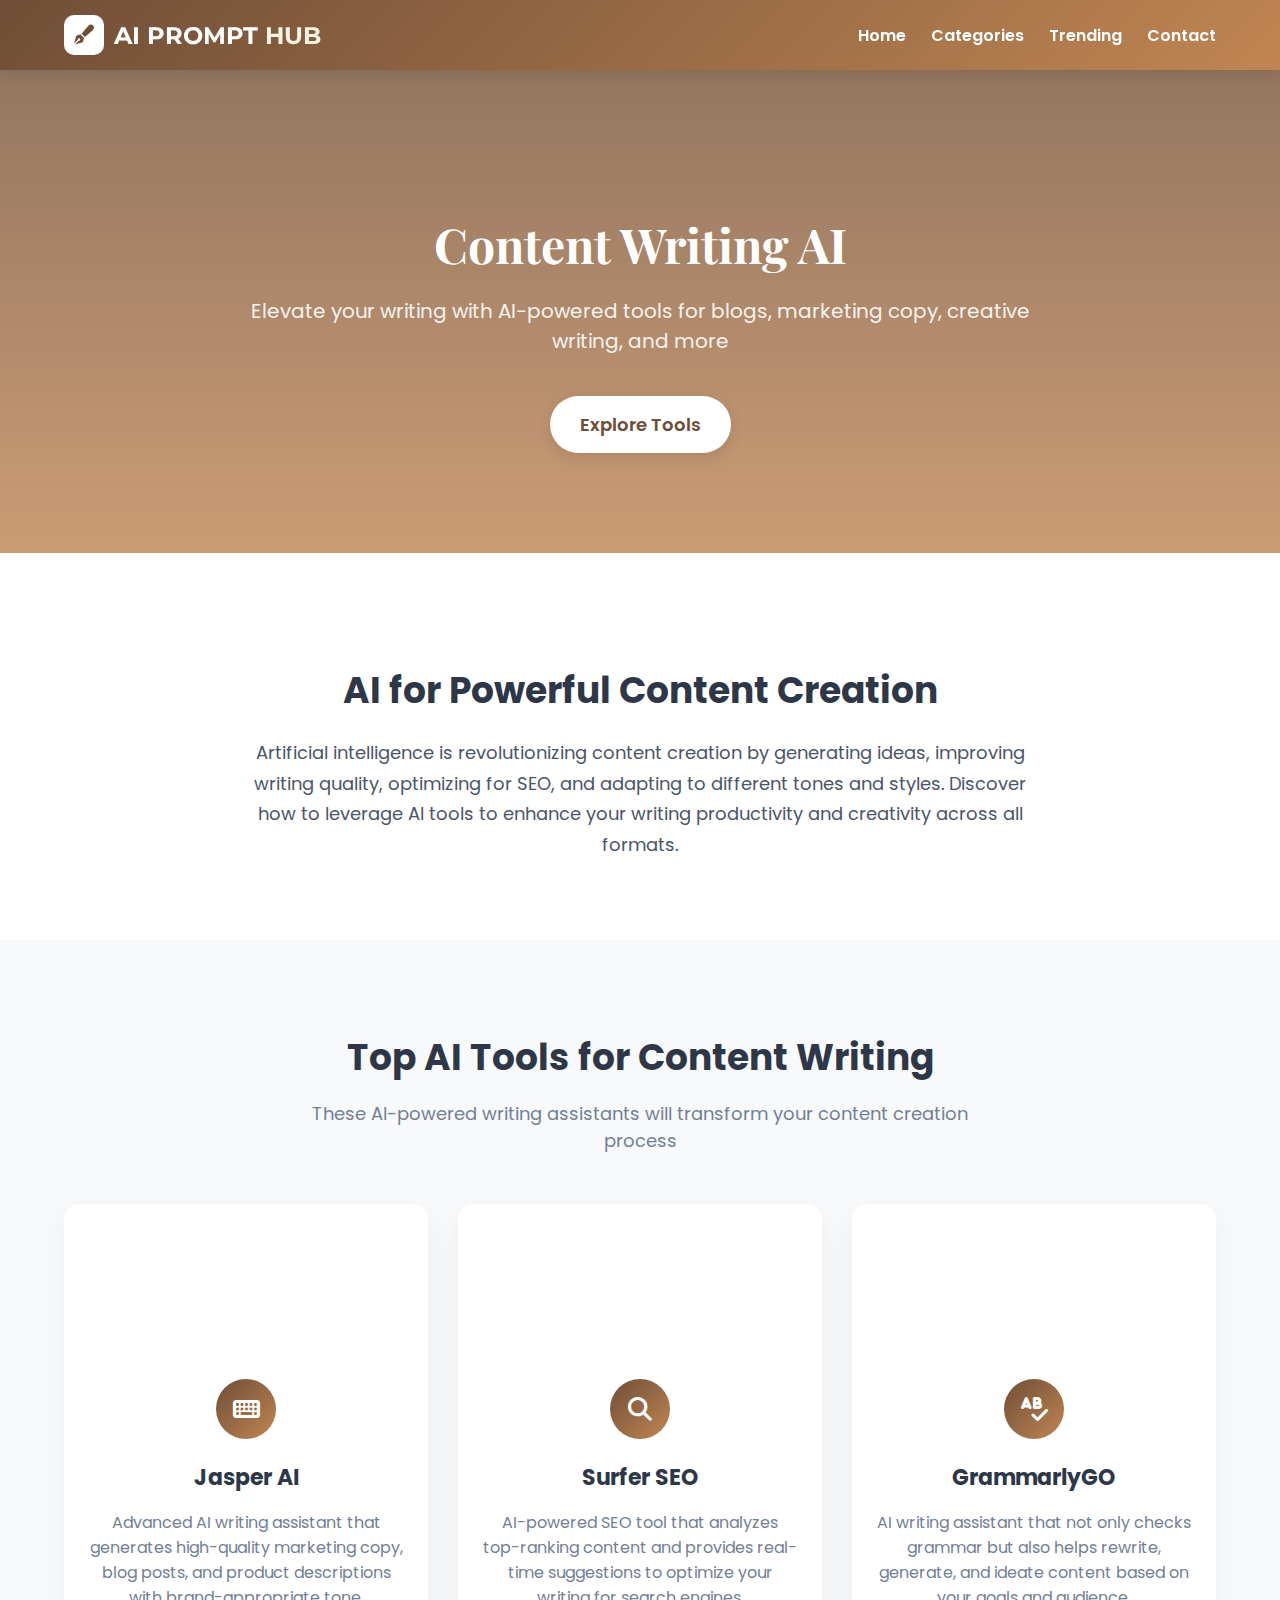
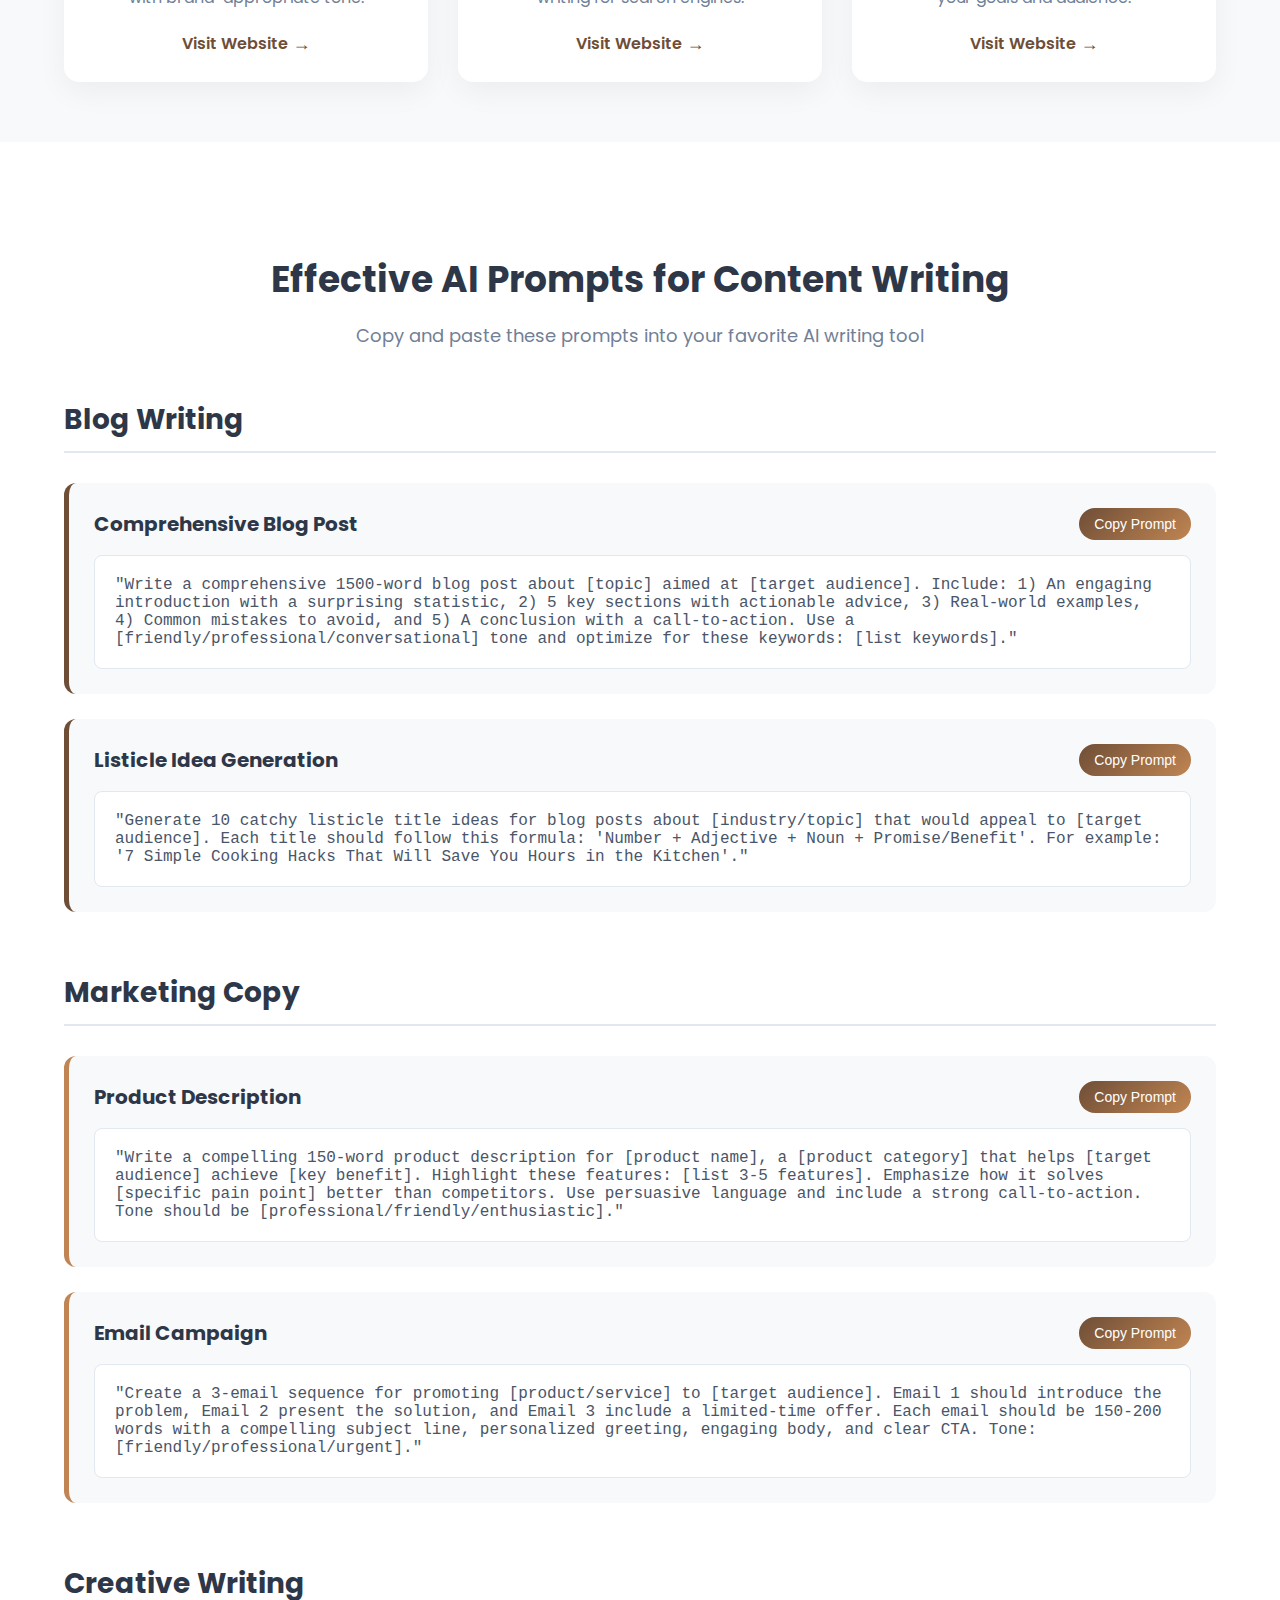
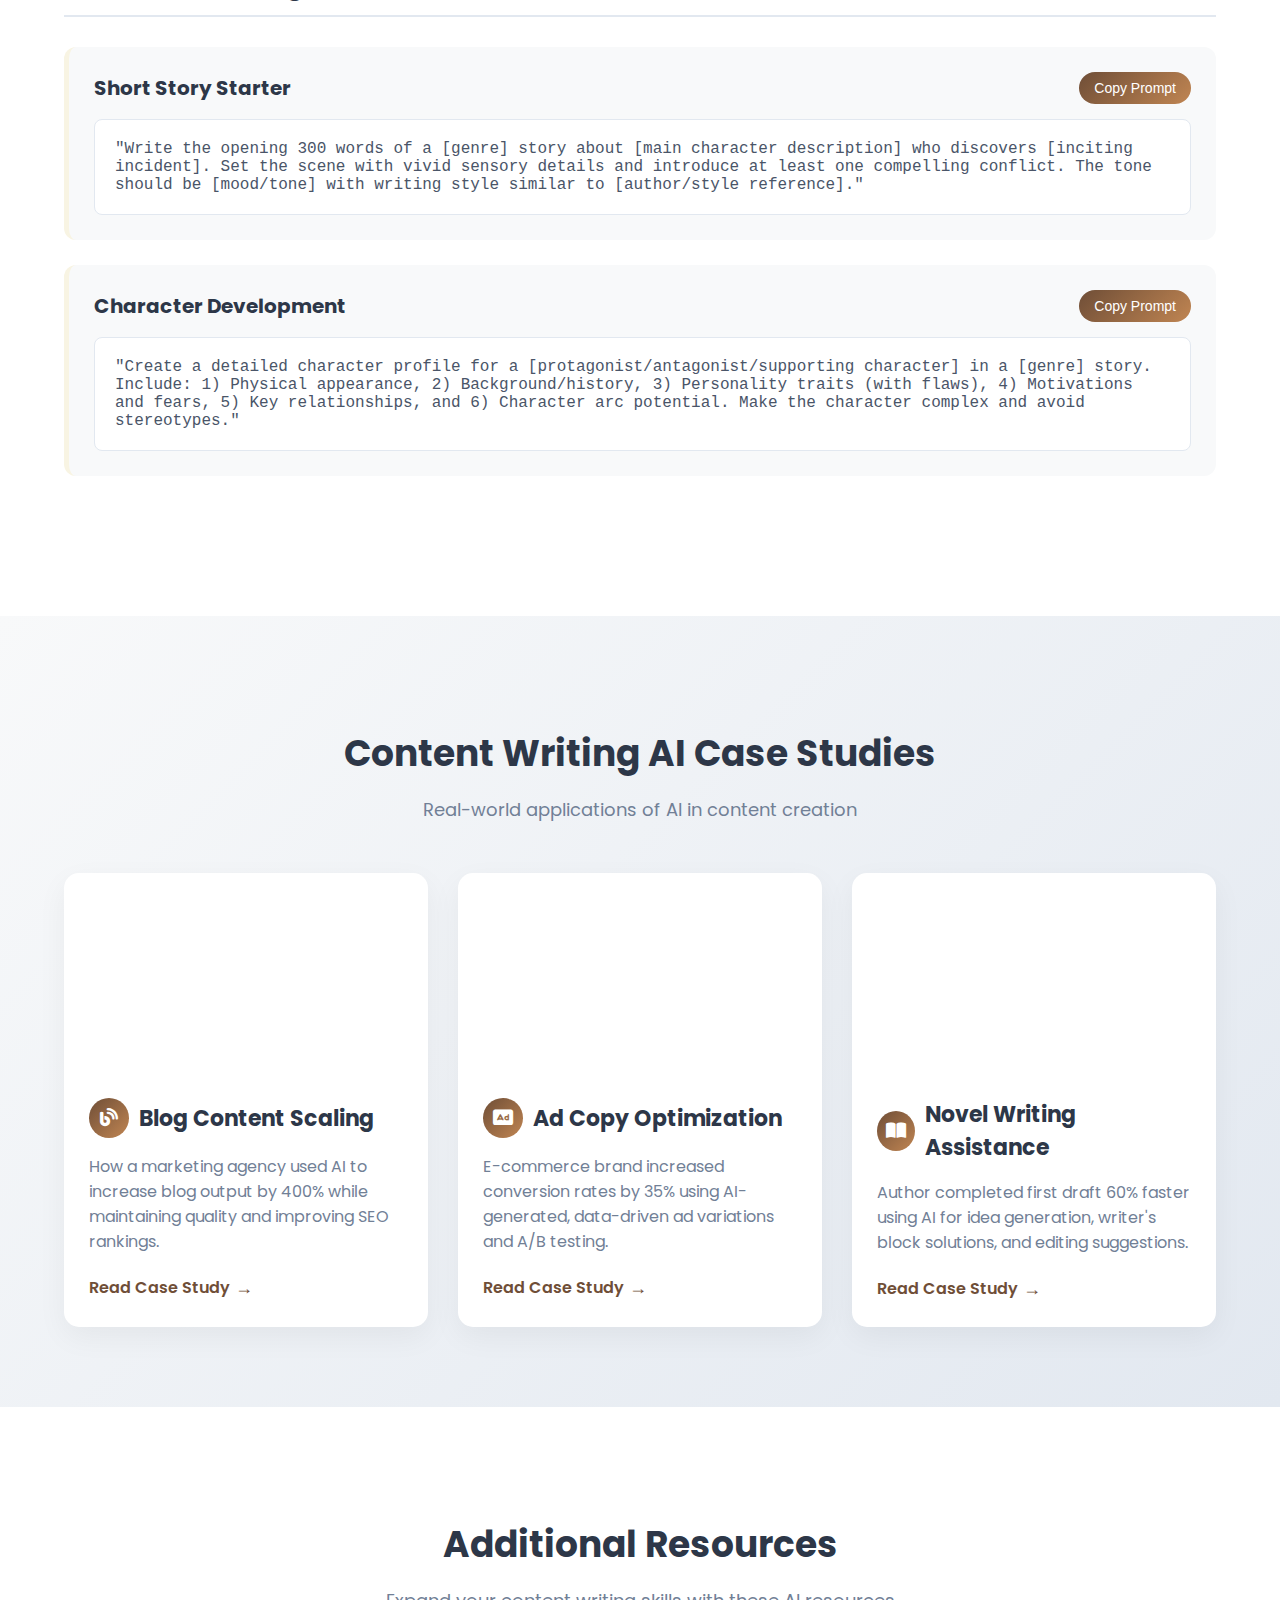
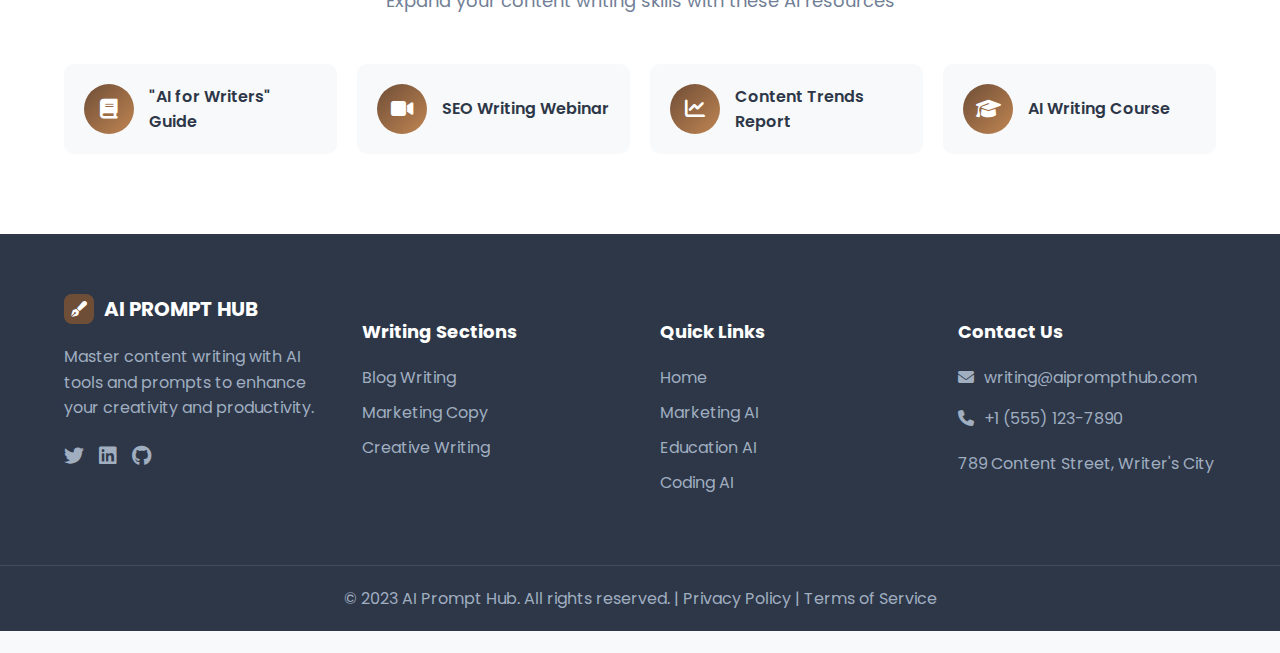
<file: AI prompt Hub/design.html>
<!DOCTYPE html>
<html lang="en">
<head>
    <meta charset="UTF-8">
    <meta name="viewport" content="width=device-width, initial-scale=1.0">
    <title>Content Writing AI - AI Prompt Hub</title>
    <link href="https://fonts.googleapis.com/css2?family=Poppins:wght@300;400;600;700;800&family=Montserrat:wght@700&family=Playfair+Display:wght@700&display=swap" rel="stylesheet">
    <link rel="stylesheet" href="https://cdnjs.cloudflare.com/ajax/libs/font-awesome/6.4.0/css/all.min.css">
</head>
<body style="margin:0;font-family:'Poppins',sans-serif;background:#f8f9fa;">
    <!-- Writing Header -->
    <header style="background:linear-gradient(135deg,#6f4e37 0%,#c08552 100%);padding:15px 0;box-shadow:0 4px 12px rgba(0,0,0,0.1);position:fixed;width:100%;top:0;z-index:1000;">
        <div style="width:90%;max-width:1200px;margin:0 auto;display:flex;justify-content:space-between;align-items:center;">
            <div style="display:flex;align-items:center;gap:10px;">
                <div style="width:40px;height:40px;background:#fff;border-radius:10px;display:flex;align-items:center;justify-content:center;color:#6f4e37;font-size:20px;font-weight:bold;"><i class="fas fa-pen-fancy"></i></div>
                <h1 style="margin:0;color:#fff;font-size:24px;font-family:'Montserrat',sans-serif;">AI PROMPT <span style="color:#f8f4e3;">HUB</span></h1>
            </div>
            <nav>
                <ul style="display:flex;list-style:none;gap:25px;margin:0;">
                    <li><a href="index.html" style="color:#fff;font-weight:600;text-decoration:none;position:relative;padding-bottom:5px;">Home</a></li>
                    <li><a href="index.html#categories" style="color:#fff;font-weight:600;text-decoration:none;position:relative;padding-bottom:5px;">Categories</a></li>
                    <li><a href="index.html#trending" style="color:#fff;font-weight:600;text-decoration:none;position:relative;padding-bottom:5px;">Trending</a></li>
                    <li><a href="index.html#contact" style="color:#fff;font-weight:600;text-decoration:none;position:relative;padding-bottom:5px;">Contact</a></li>
                </ul>
            </nav>
        </div>
    </header>

    <!-- Writing Hero -->
    <section style="background:linear-gradient(rgba(111,78,55,0.8), rgba(192,133,82,0.8)), url('https://images.unsplash.com/photo-1455390582262-044cdead277a?ixlib=rb-4.0.3&ixid=M3wxMjA3fDB8MHxwaG90by1wYWdlfHx8fGVufDB8fHx8fA%3D%3D&auto=format&fit=crop&w=1073&q=80') center/cover;color:#fff;padding:180px 0 100px;text-align:center;">
        <div style="width:90%;max-width:800px;margin:0 auto;">
            <h1 style="font-size:48px;margin-bottom:20px;font-family:'Playfair Display',serif;">Content Writing AI</h1>
            <p style="font-size:20px;margin-bottom:40px;opacity:0.9;">Elevate your writing with AI-powered tools for blogs, marketing copy, creative writing, and more</p>
            <a href="#tools" style="display:inline-block;background:#fff;color:#6f4e37;padding:15px 30px;border-radius:50px;font-weight:600;text-decoration:none;font-size:18px;box-shadow:0 4px 15px rgba(0,0,0,0.1);transition:all 0.3s ease;">Explore Tools</a>
        </div>
    </section>

    <!-- Introduction -->
    <section style="padding:80px 0;background:#fff;">
        <div style="width:90%;max-width:1200px;margin:0 auto;text-align:center;">
            <h2 style="font-size:36px;margin-bottom:20px;color:#2d3748;">AI for Powerful Content Creation</h2>
            <p style="font-size:18px;color:#4a5568;max-width:800px;margin:0 auto;line-height:1.7;">Artificial intelligence is revolutionizing content creation by generating ideas, improving writing quality, optimizing for SEO, and adapting to different tones and styles. Discover how to leverage AI tools to enhance your writing productivity and creativity across all formats.</p>
        </div>
    </section>

    <!-- Top AI Tools -->
    <section id="tools" style="padding:60px 0;background:#f8f9fa;">
        <div style="width:90%;max-width:1200px;margin:0 auto;">
            <h2 style="text-align:center;font-size:36px;margin-bottom:15px;color:#2d3748;">Top AI Tools for Content Writing</h2>
            <p style="text-align:center;font-size:18px;color:#718096;max-width:700px;margin:0 auto 50px;">These AI-powered writing assistants will transform your content creation process</p>
            
            <div style="display:grid;grid-template-columns:repeat(auto-fit, minmax(300px, 1fr));gap:30px;">
                <!-- Tool 1 -->
                <div style="background:#fff;border-radius:15px;overflow:hidden;box-shadow:0 10px 30px rgba(0,0,0,0.05);transition:transform 0.3s ease;">
                    <div style="height:200px;background:url('https://images.unsplash.com/photo-1581094794329-c8112a89af12?ixlib=rb-4.0.3&ixid=M3wxMjA3fDB8MHxwaG90by1wYWdlfHx8fGVufDB8fHx8fA%3D%3D&auto=format&fit=crop&w=1170&q=80') center/cover;"></div>
                    <div style="padding:25px;text-align:center;">
                        <div style="width:60px;height:60px;background:linear-gradient(135deg,#6f4e37 0%,#c08552 100%);border-radius:50%;display:flex;align-items:center;justify-content:center;margin:-50px auto 20px;color:#fff;font-size:24px;">
                            <i class="fas fa-keyboard"></i>
                        </div>
                        <h3 style="font-size:22px;margin-bottom:15px;color:#2d3748;">Jasper AI</h3>
                        <p style="color:#718096;margin-bottom:20px;">Advanced AI writing assistant that generates high-quality marketing copy, blog posts, and product descriptions with brand-appropriate tone.</p>
                        <a href="https://www.jasper.ai" target="_blank" style="color:#6f4e37;font-weight:600;text-decoration:none;display:inline-flex;align-items:center;gap:5px;">Visit Website <span style="font-size:18px;">→</span></a>
                    </div>
                </div>
                
                <!-- Tool 2 -->
                <div style="background:#fff;border-radius:15px;overflow:hidden;box-shadow:0 10px 30px rgba(0,0,0,0.05);transition:transform 0.3s ease;">
                    <div style="height:200px;background:url('https://images.unsplash.com/photo-1522542550221-31fd19575a2d?ixlib=rb-4.0.3&ixid=M3wxMjA3fDB8MHxwaG90by1wYWdlfHx8fGVufDB8fHx8fA%3D%3D&auto=format&fit=crop&w=1170&q=80') center/cover;"></div>
                    <div style="padding:25px;text-align:center;">
                        <div style="width:60px;height:60px;background:linear-gradient(135deg,#6f4e37 0%,#c08552 100%);border-radius:50%;display:flex;align-items:center;justify-content:center;margin:-50px auto 20px;color:#fff;font-size:24px;">
                            <i class="fas fa-search"></i>
                        </div>
                        <h3 style="font-size:22px;margin-bottom:15px;color:#2d3748;">Surfer SEO</h3>
                        <p style="color:#718096;margin-bottom:20px;">AI-powered SEO tool that analyzes top-ranking content and provides real-time suggestions to optimize your writing for search engines.</p>
                        <a href="https://surferseo.com" target="_blank" style="color:#6f4e37;font-weight:600;text-decoration:none;display:inline-flex;align-items:center;gap:5px;">Visit Website <span style="font-size:18px;">→</span></a>
                    </div>
                </div>
                
                <!-- Tool 3 -->
                <div style="background:#fff;border-radius:15px;overflow:hidden;box-shadow:0 10px 30px rgba(0,0,0,0.05);transition:transform 0.3s ease;">
                    <div style="height:200px;background:url('https://images.unsplash.com/photo-1515378791036-0648a3ef77b2?ixlib=rb-4.0.3&ixid=M3wxMjA3fDB8MHxwaG90by1wYWdlfHx8fGVufDB8fHx8fA%3D%3D&auto=format&fit=crop&w=1170&q=80') center/cover;"></div>
                    <div style="padding:25px;text-align:center;">
                        <div style="width:60px;height:60px;background:linear-gradient(135deg,#6f4e37 0%,#c08552 100%);border-radius:50%;display:flex;align-items:center;justify-content:center;margin:-50px auto 20px;color:#fff;font-size:24px;">
                            <i class="fas fa-spell-check"></i>
                        </div>
                        <h3 style="font-size:22px;margin-bottom:15px;color:#2d3748;">GrammarlyGO</h3>
                        <p style="color:#718096;margin-bottom:20px;">AI writing assistant that not only checks grammar but also helps rewrite, generate, and ideate content based on your goals and audience.</p>
                        <a href="https://www.grammarly.com/grammarlygo" target="_blank" style="color:#6f4e37;font-weight:600;text-decoration:none;display:inline-flex;align-items:center;gap:5px;">Visit Website <span style="font-size:18px;">→</span></a>
                    </div>
                </div>
            </div>
        </div>
    </section>

    <!-- AI Prompts Section -->
    <section style="padding:80px 0;background:#fff;">
        <div style="width:90%;max-width:1200px;margin:0 auto;">
            <h2 style="text-align:center;font-size:36px;margin-bottom:15px;color:#2d3748;">Effective AI Prompts for Content Writing</h2>
            <p style="text-align:center;font-size:18px;color:#718096;max-width:700px;margin:0 auto 50px;">Copy and paste these prompts into your favorite AI writing tool</p>
            
            <!-- Blog Writing Category -->
            <div style="margin-bottom:60px;">
                <h3 id="blogging" style="font-size:28px;margin-bottom:30px;color:#2d3748;padding-bottom:10px;border-bottom:2px solid #e2e8f0;">Blog Writing</h3>
                
                <!-- Prompt 1 -->
                <div style="background:#f8f9fa;border-radius:12px;padding:25px;margin-bottom:25px;border-left:5px solid #6f4e37;">
                    <div style="display:flex;justify-content:space-between;align-items:center;margin-bottom:15px;">
                        <h4 style="font-size:20px;margin:0;color:#2d3748;">Comprehensive Blog Post</h4>
                        <button onclick="copyToClipboard(this)" style="background:linear-gradient(135deg,#6f4e37 0%,#c08552 100%);color:#fff;border:none;padding:8px 15px;border-radius:50px;font-size:14px;cursor:pointer;">Copy Prompt</button>
                    </div>
                    <div style="background:#fff;padding:20px;border-radius:8px;border:1px solid #e2e8f0;">
                        <p style="margin:0;color:#4a5568;font-family:monospace;font-size:16px;">"Write a comprehensive 1500-word blog post about [topic] aimed at [target audience]. Include: 1) An engaging introduction with a surprising statistic, 2) 5 key sections with actionable advice, 3) Real-world examples, 4) Common mistakes to avoid, and 5) A conclusion with a call-to-action. Use a [friendly/professional/conversational] tone and optimize for these keywords: [list keywords]."</p>
                    </div>
                </div>
                
                <!-- Prompt 2 -->
                <div style="background:#f8f9fa;border-radius:12px;padding:25px;margin-bottom:25px;border-left:5px solid #6f4e37;">
                    <div style="display:flex;justify-content:space-between;align-items:center;margin-bottom:15px;">
                        <h4 style="font-size:20px;margin:0;color:#2d3748;">Listicle Idea Generation</h4>
                        <button onclick="copyToClipboard(this)" style="background:linear-gradient(135deg,#6f4e37 0%,#c08552 100%);color:#fff;border:none;padding:8px 15px;border-radius:50px;font-size:14px;cursor:pointer;">Copy Prompt</button>
                    </div>
                    <div style="background:#fff;padding:20px;border-radius:8px;border:1px solid #e2e8f0;">
                        <p style="margin:0;color:#4a5568;font-family:monospace;font-size:16px;">"Generate 10 catchy listicle title ideas for blog posts about [industry/topic] that would appeal to [target audience]. Each title should follow this formula: 'Number + Adjective + Noun + Promise/Benefit'. For example: '7 Simple Cooking Hacks That Will Save You Hours in the Kitchen'."</p>
                    </div>
                </div>
            </div>
            
            <!-- Marketing Copy Category -->
            <div style="margin-bottom:60px;">
                <h3 id="marketing" style="font-size:28px;margin-bottom:30px;color:#2d3748;padding-bottom:10px;border-bottom:2px solid #e2e8f0;">Marketing Copy</h3>
                
                <!-- Prompt 3 -->
                <div style="background:#f8f9fa;border-radius:12px;padding:25px;margin-bottom:25px;border-left:5px solid #c08552;">
                    <div style="display:flex;justify-content:space-between;align-items:center;margin-bottom:15px;">
                        <h4 style="font-size:20px;margin:0;color:#2d3748;">Product Description</h4>
                        <button onclick="copyToClipboard(this)" style="background:linear-gradient(135deg,#6f4e37 0%,#c08552 100%);color:#fff;border:none;padding:8px 15px;border-radius:50px;font-size:14px;cursor:pointer;">Copy Prompt</button>
                    </div>
                    <div style="background:#fff;padding:20px;border-radius:8px;border:1px solid #e2e8f0;">
                        <p style="margin:0;color:#4a5568;font-family:monospace;font-size:16px;">"Write a compelling 150-word product description for [product name], a [product category] that helps [target audience] achieve [key benefit]. Highlight these features: [list 3-5 features]. Emphasize how it solves [specific pain point] better than competitors. Use persuasive language and include a strong call-to-action. Tone should be [professional/friendly/enthusiastic]."</p>
                    </div>
                </div>
                
                <!-- Prompt 4 -->
                <div style="background:#f8f9fa;border-radius:12px;padding:25px;margin-bottom:25px;border-left:5px solid #c08552;">
                    <div style="display:flex;justify-content:space-between;align-items:center;margin-bottom:15px;">
                        <h4 style="font-size:20px;margin:0;color:#2d3748;">Email Campaign</h4>
                        <button onclick="copyToClipboard(this)" style="background:linear-gradient(135deg,#6f4e37 0%,#c08552 100%);color:#fff;border:none;padding:8px 15px;border-radius:50px;font-size:14px;cursor:pointer;">Copy Prompt</button>
                    </div>
                    <div style="background:#fff;padding:20px;border-radius:8px;border:1px solid #e2e8f0;">
                        <p style="margin:0;color:#4a5568;font-family:monospace;font-size:16px;">"Create a 3-email sequence for promoting [product/service] to [target audience]. Email 1 should introduce the problem, Email 2 present the solution, and Email 3 include a limited-time offer. Each email should be 150-200 words with a compelling subject line, personalized greeting, engaging body, and clear CTA. Tone: [friendly/professional/urgent]."</p>
                    </div>
                </div>
            </div>
            
            <!-- Creative Writing Category -->
            <div style="margin-bottom:60px;">
                <h3 id="creative" style="font-size:28px;margin-bottom:30px;color:#2d3748;padding-bottom:10px;border-bottom:2px solid #e2e8f0;">Creative Writing</h3>
                
                <!-- Prompt 5 -->
                <div style="background:#f8f9fa;border-radius:12px;padding:25px;margin-bottom:25px;border-left:5px solid #f8f4e3;">
                    <div style="display:flex;justify-content:space-between;align-items:center;margin-bottom:15px;">
                        <h4 style="font-size:20px;margin:0;color:#2d3748;">Short Story Starter</h4>
                        <button onclick="copyToClipboard(this)" style="background:linear-gradient(135deg,#6f4e37 0%,#c08552 100%);color:#fff;border:none;padding:8px 15px;border-radius:50px;font-size:14px;cursor:pointer;">Copy Prompt</button>
                    </div>
                    <div style="background:#fff;padding:20px;border-radius:8px;border:1px solid #e2e8f0;">
                        <p style="margin:0;color:#4a5568;font-family:monospace;font-size:16px;">"Write the opening 300 words of a [genre] story about [main character description] who discovers [inciting incident]. Set the scene with vivid sensory details and introduce at least one compelling conflict. The tone should be [mood/tone] with writing style similar to [author/style reference]."</p>
                    </div>
                </div>
                
                <!-- Prompt 6 -->
                <div style="background:#f8f9fa;border-radius:12px;padding:25px;margin-bottom:25px;border-left:5px solid #f8f4e3;">
                    <div style="display:flex;justify-content:space-between;align-items:center;margin-bottom:15px;">
                        <h4 style="font-size:20px;margin:0;color:#2d3748;">Character Development</h4>
                        <button onclick="copyToClipboard(this)" style="background:linear-gradient(135deg,#6f4e37 0%,#c08552 100%);color:#fff;border:none;padding:8px 15px;border-radius:50px;font-size:14px;cursor:pointer;">Copy Prompt</button>
                    </div>
                    <div style="background:#fff;padding:20px;border-radius:8px;border:1px solid #e2e8f0;">
                        <p style="margin:0;color:#4a5568;font-family:monospace;font-size:16px;">"Create a detailed character profile for a [protagonist/antagonist/supporting character] in a [genre] story. Include: 1) Physical appearance, 2) Background/history, 3) Personality traits (with flaws), 4) Motivations and fears, 5) Key relationships, and 6) Character arc potential. Make the character complex and avoid stereotypes."</p>
                    </div>
                </div>
            </div>
        </div>
    </section>

    <!-- Case Studies -->
    <section style="padding:80px 0;background:linear-gradient(135deg,#f8f9fa 0%,#e2e8f0 100%);">
        <div style="width:90%;max-width:1200px;margin:0 auto;">
            <h2 style="text-align:center;font-size:36px;margin-bottom:15px;color:#2d3748;">Content Writing AI Case Studies</h2>
            <p style="text-align:center;font-size:18px;color:#718096;max-width:700px;margin:0 auto 50px;">Real-world applications of AI in content creation</p>
            
            <div style="display:grid;grid-template-columns:repeat(auto-fit, minmax(300px, 1fr));gap:30px;">
                <!-- Case 1 -->
                <div style="background:#fff;border-radius:15px;overflow:hidden;box-shadow:0 10px 30px rgba(0,0,0,0.05);">
                    <div style="height:200px;background:url('https://images.unsplash.com/photo-1499750310107-5fef28a66643?ixlib=rb-4.0.3&ixid=M3wxMjA3fDB8MHxwaG90by1wYWdlfHx8fGVufDB8fHx8fA%3D%3D&auto=format&fit=crop&w=1170&q=80') center/cover;"></div>
                    <div style="padding:25px;">
                        <div style="display:flex;align-items:center;gap:10px;margin-bottom:15px;">
                            <div style="width:40px;height:40px;background:linear-gradient(135deg,#6f4e37 0%,#c08552 100%);border-radius:50%;display:flex;align-items:center;justify-content:center;color:#fff;font-size:18px;">
                                <i class="fas fa-blog"></i>
                            </div>
                            <h3 style="font-size:22px;margin:0;color:#2d3748;">Blog Content Scaling</h3>
                        </div>
                        <p style="color:#718096;margin-bottom:20px;">How a marketing agency used AI to increase blog output by 400% while maintaining quality and improving SEO rankings.</p>
                        <a href="#" style="color:#6f4e37;font-weight:600;text-decoration:none;display:inline-flex;align-items:center;gap:5px;">Read Case Study <span style="font-size:18px;">→</span></a>
                    </div>
                </div>
                
                <!-- Case 2 -->
                <div style="background:#fff;border-radius:15px;overflow:hidden;box-shadow:0 10px 30px rgba(0,0,0,0.05);">
                    <div style="height:200px;background:url('https://images.unsplash.com/photo-1551288049-bebda4e38f71?ixlib=rb-4.0.3&ixid=M3wxMjA3fDB8MHxwaG90by1wYWdlfHx8fGVufDB8fHx8fA%3D%3D&auto=format&fit=crop&w=1170&q=80') center/cover;"></div>
                    <div style="padding:25px;">
                        <div style="display:flex;align-items:center;gap:10px;margin-bottom:15px;">
                            <div style="width:40px;height:40px;background:linear-gradient(135deg,#6f4e37 0%,#c08552 100%);border-radius:50%;display:flex;align-items:center;justify-content:center;color:#fff;font-size:18px;">
                                <i class="fas fa-ad"></i>
                            </div>
                            <h3 style="font-size:22px;margin:0;color:#2d3748;">Ad Copy Optimization</h3>
                        </div>
                        <p style="color:#718096;margin-bottom:20px;">E-commerce brand increased conversion rates by 35% using AI-generated, data-driven ad variations and A/B testing.</p>
                        <a href="#" style="color:#6f4e37;font-weight:600;text-decoration:none;display:inline-flex;align-items:center;gap:5px;">Read Case Study <span style="font-size:18px;">→</span></a>
                    </div>
                </div>
                
                <!-- Case 3 -->
                <div style="background:#fff;border-radius:15px;overflow:hidden;box-shadow:0 10px 30px rgba(0,0,0,0.05);">
                    <div style="height:200px;background:url('https://images.unsplash.com/photo-1455390582262-044cdead277a?ixlib=rb-4.0.3&ixid=M3wxMjA3fDB8MHxwaG90by1wYWdlfHx8fGVufDB8fHx8fA%3D%3D&auto=format&fit=crop&w=1073&q=80') center/cover;"></div>
                    <div style="padding:25px;">
                        <div style="display:flex;align-items:center;gap:10px;margin-bottom:15px;">
                            <div style="width:40px;height:40px;background:linear-gradient(135deg,#6f4e37 0%,#c08552 100%);border-radius:50%;display:flex;align-items:center;justify-content:center;color:#fff;font-size:18px;">
                                <i class="fas fa-book-open"></i>
                            </div>
                            <h3 style="font-size:22px;margin:0;color:#2d3748;">Novel Writing Assistance</h3>
                        </div>
                        <p style="color:#718096;margin-bottom:20px;">Author completed first draft 60% faster using AI for idea generation, writer's block solutions, and editing suggestions.</p>
                        <a href="#" style="color:#6f4e37;font-weight:600;text-decoration:none;display:inline-flex;align-items:center;gap:5px;">Read Case Study <span style="font-size:18px;">→</span></a>
                    </div>
                </div>
            </div>
        </div>
    </section>

    <!-- Resources -->
    <section style="padding:80px 0;background:#fff;">
        <div style="width:90%;max-width:1200px;margin:0 auto;">
            <h2 style="text-align:center;font-size:36px;margin-bottom:15px;color:#2d3748;">Additional Resources</h2>
            <p style="text-align:center;font-size:18px;color:#718096;max-width:700px;margin:0 auto 50px;">Expand your content writing skills with these AI resources</p>
            
            <div style="display:grid;grid-template-columns:repeat(auto-fit, minmax(250px, 1fr));gap:20px;">
                <a href="#" style="background:#f8f9fa;border-radius:10px;padding:20px;text-decoration:none;display:flex;align-items:center;gap:15px;transition:all 0.3s ease;">
                    <div style="width:50px;height:50px;background:linear-gradient(135deg,#6f4e37 0%,#c08552 100%);border-radius:50%;display:flex;align-items:center;justify-content:center;color:#fff;font-size:20px;flex-shrink:0;">
                        <i class="fas fa-book"></i>
                    </div>
                    <span style="color:#2d3748;font-weight:600;">"AI for Writers" Guide</span>
                </a>
                
                <a href="#" style="background:#f8f9fa;border-radius:10px;padding:20px;text-decoration:none;display:flex;align-items:center;gap:15px;transition:all 0.3s ease;">
                    <div style="width:50px;height:50px;background:linear-gradient(135deg,#6f4e37 0%,#c08552 100%);border-radius:50%;display:flex;align-items:center;justify-content:center;color:#fff;font-size:20px;flex-shrink:0;">
                        <i class="fas fa-video"></i>
                    </div>
                    <span style="color:#2d3748;font-weight:600;">SEO Writing Webinar</span>
                </a>
                
                <a href="#" style="background:#f8f9fa;border-radius:10px;padding:20px;text-decoration:none;display:flex;align-items:center;gap:15px;transition:all 0.3s ease;">
                    <div style="width:50px;height:50px;background:linear-gradient(135deg,#6f4e37 0%,#c08552 100%);border-radius:50%;display:flex;align-items:center;justify-content:center;color:#fff;font-size:20px;flex-shrink:0;">
                        <i class="fas fa-chart-line"></i>
                    </div>
                    <span style="color:#2d3748;font-weight:600;">Content Trends Report</span>
                </a>
                
                <a href="#" style="background:#f8f9fa;border-radius:10px;padding:20px;text-decoration:none;display:flex;align-items:center;gap:15px;transition:all 0.3s ease;">
                    <div style="width:50px;height:50px;background:linear-gradient(135deg,#6f4e37 0%,#c08552 100%);border-radius:50%;display:flex;align-items:center;justify-content:center;color:#fff;font-size:20px;flex-shrink:0;">
                        <i class="fas fa-graduation-cap"></i>
                    </div>
                    <span style="color:#2d3748;font-weight:600;">AI Writing Course</span>
                </a>
            </div>
        </div>
    </section>

    <!-- Footer -->
    <footer style="background:#2d3748;color:#fff;padding:60px 0 0;">
        <div style="width:90%;max-width:1200px;margin:0 auto;display:grid;grid-template-columns:repeat(auto-fit, minmax(200px, 1fr));gap:40px;">
            <div>
                <div style="display:flex;align-items:center;gap:10px;margin-bottom:20px;">
                    <div style="width:30px;height:30px;background:#6f4e37;border-radius:8px;display:flex;align-items:center;justify-content:center;color:#fff;font-weight:bold;"><i class="fas fa-pen-fancy"></i></div>
                    <h3 style="margin:0;font-size:20px;">AI PROMPT HUB</h3>
                </div>
                <p style="color:#a0aec0;margin-bottom:20px;line-height:1.6;">Master content writing with AI tools and prompts to enhance your creativity and productivity.</p>
                <div style="display:flex;gap:15px;">
                    <a href="#" style="color:#a0aec0;font-size:20px;"><i class="fab fa-twitter"></i></a>
                    <a href="#" style="color:#a0aec0;font-size:20px;"><i class="fab fa-linkedin"></i></a>
                    <a href="#" style="color:#a0aec0;font-size:20px;"><i class="fab fa-github"></i></a>
                </div>
            </div>
            
            <div>
                <h4 style="font-size:18px;margin-bottom:20px;color:#fff;">Writing Sections</h4>
                <ul style="list-style:none;padding:0;margin:0;">
                    <li style="margin-bottom:10px;"><a href="#blogging" style="color:#a0aec0;text-decoration:none;">Blog Writing</a></li>
                    <li style="margin-bottom:10px;"><a href="#marketing" style="color:#a0aec0;text-decoration:none;">Marketing Copy</a></li>
                    <li style="margin-bottom:10px;"><a href="#creative" style="color:#a0aec0;text-decoration:none;">Creative Writing</a></li>
                </ul>
            </div>
            
            <div>
                <h4 style="font-size:18px;margin-bottom:20px;color:#fff;">Quick Links</h4>
                <ul style="list-style:none;padding:0;margin:0;">
                    <li style="margin-bottom:10px;"><a href="index.html" style="color:#a0aec0;text-decoration:none;">Home</a></li>
                    <li style="margin-bottom:10px;"><a href="marketing.html" style="color:#a0aec0;text-decoration:none;">Marketing AI</a></li>
                    <li style="margin-bottom:10px;"><a href="education.html" style="color:#a0aec0;text-decoration:none;">Education AI</a></li>
                    <li style="margin-bottom:10px;"><a href="coding.html" style="color:#a0aec0;text-decoration:none;">Coding AI</a></li>
                </ul>
            </div>
            
            <div>
                <h4 style="font-size:18px;margin-bottom:20px;color:#fff;">Contact Us</h4>
                <p style="color:#a0aec0;margin-bottom:15px;display:flex;align-items:center;gap:10px;"><i class="fas fa-envelope"></i> writing@aiprompthub.com</p>
                <p style="color:#a0aec0;margin-bottom:20px;display:flex;align-items:center;gap:10px;"><i class="fas fa-phone"></i> +1 (555) 123-7890</p>
                <p style="color:#a0aec0;margin-bottom:15px;">789 Content Street, Writer's City</p>
            </div>
        </div>
        
        <div style="border-top:1px solid rgba(255,255,255,0.1);margin-top:60px;padding:20px 0;text-align:center;">
            <p style="color:#a0aec0;margin:0;">&copy; 2023 AI Prompt Hub. All rights reserved. | <a href="#" style="color:#a0aec0;text-decoration:none;">Privacy Policy</a> | <a href="#" style="color:#a0aec0;text-decoration:none;">Terms of Service</a></p>
        </div>
    </footer>

    <script>
        function copyToClipboard(button) {
            const promptText = button.parentElement.nextElementSibling.querySelector('p').innerText;
            navigator.clipboard.writeText(promptText).then(() => {
                button.textContent = 'Copied!';
                setTimeout(() => {
                    button.textContent = 'Copy Prompt';
                }, 2000);
            });
        }
    </script>
</body>
</html>
</file>
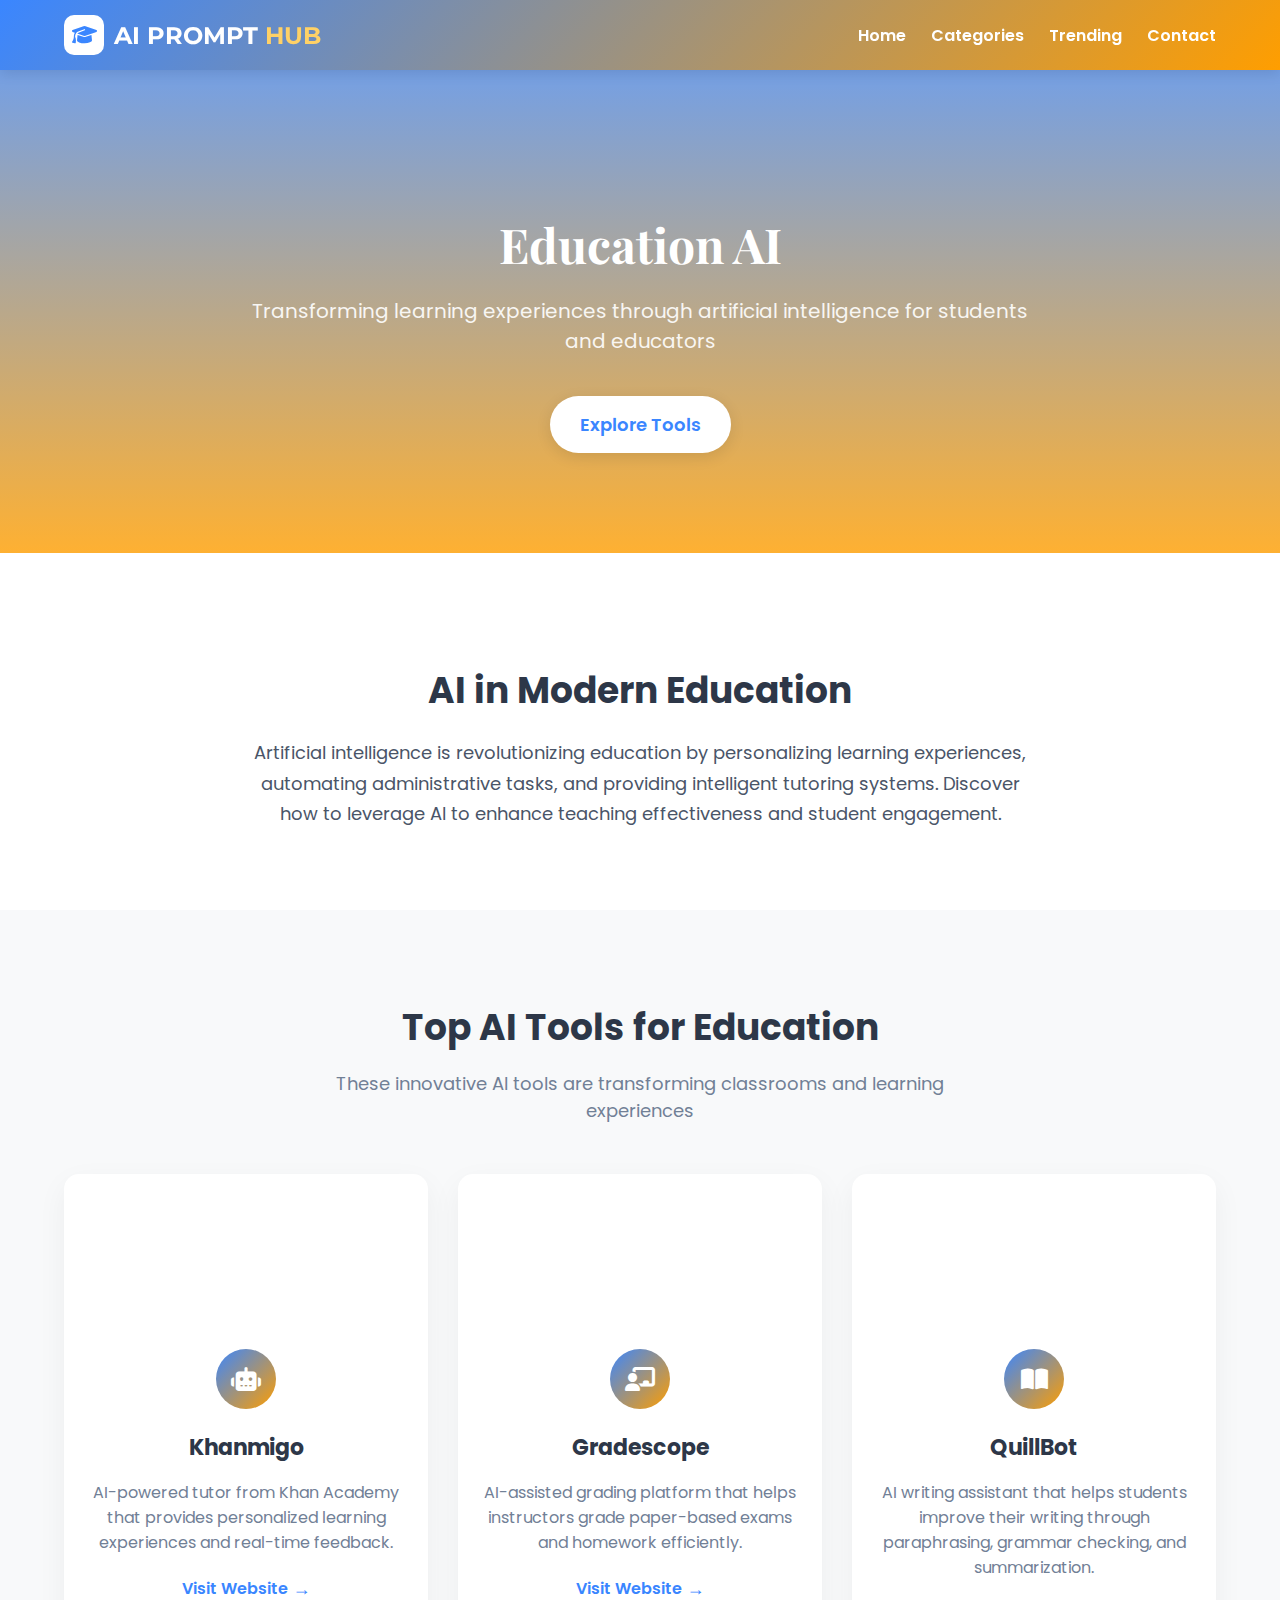
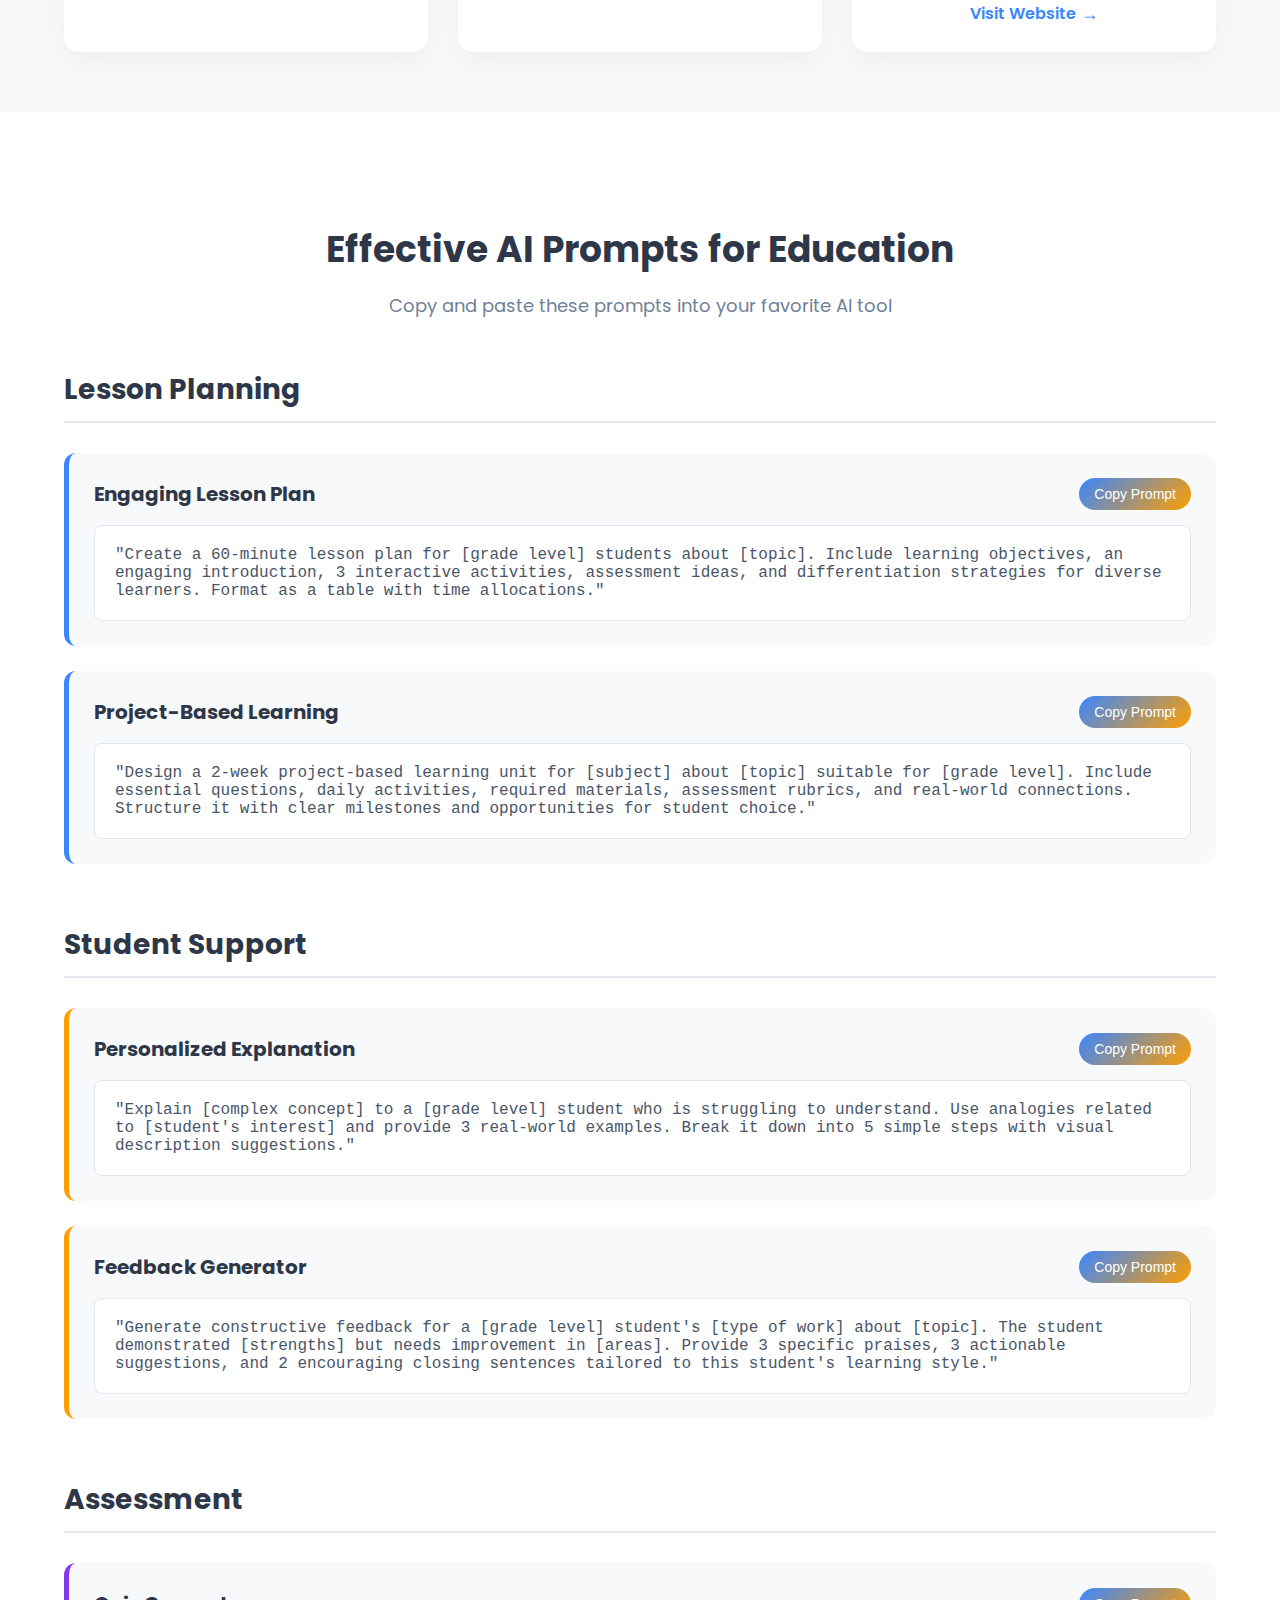
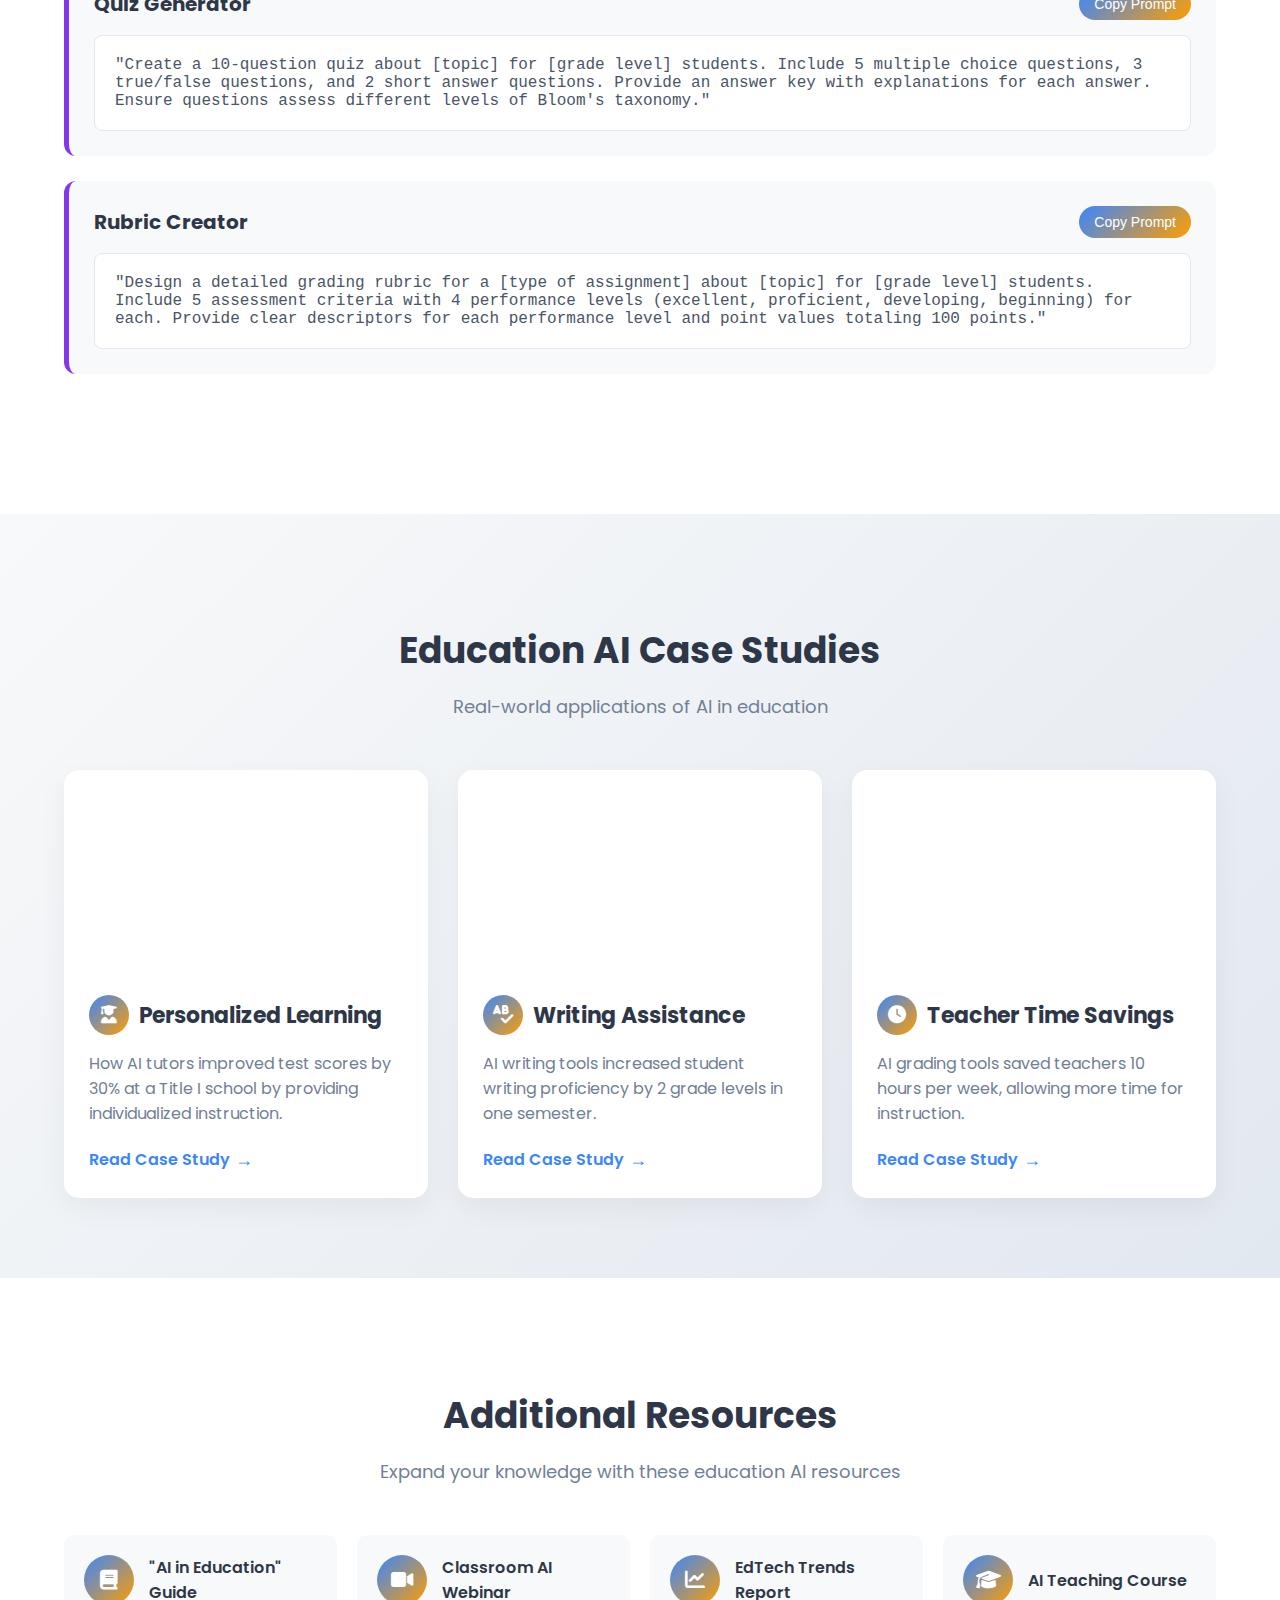
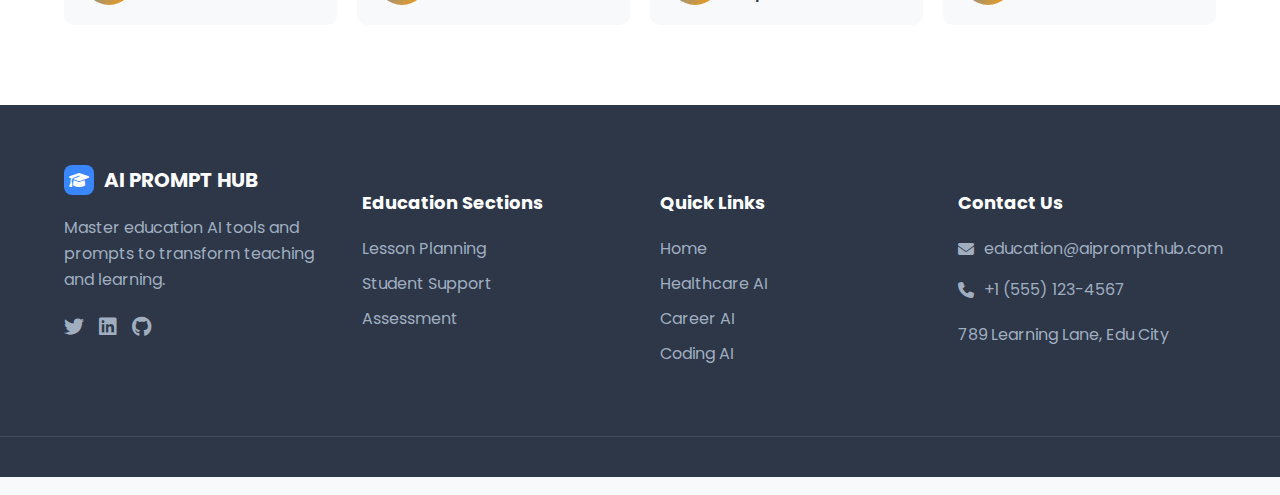
<file: AI prompt Hub/education.html>
<!DOCTYPE html>
<html lang="en">
<head>
    <meta charset="UTF-8">
    <meta name="viewport" content="width=device-width, initial-scale=1.0">
    <title>Education AI - AI Prompt Hub</title>
    <link href="https://fonts.googleapis.com/css2?family=Poppins:wght@300;400;600;700;800&family=Montserrat:wght@700&family=Playfair+Display:wght@700&display=swap" rel="stylesheet">
    <link rel="stylesheet" href="https://cdnjs.cloudflare.com/ajax/libs/font-awesome/6.4.0/css/all.min.css">
</head>
<body style="margin:0;font-family:'Poppins',sans-serif;background:#f8f9fa;">
    <!-- Education Header -->
    <header style="background:linear-gradient(135deg,#3a86ff 0%,#ff9e00 100%);padding:15px 0;box-shadow:0 4px 12px rgba(0,0,0,0.1);position:fixed;width:100%;top:0;z-index:1000;">
        <div style="width:90%;max-width:1200px;margin:0 auto;display:flex;justify-content:space-between;align-items:center;">
            <div style="display:flex;align-items:center;gap:10px;">
                <div style="width:40px;height:40px;background:#fff;border-radius:10px;display:flex;align-items:center;justify-content:center;color:#3a86ff;font-size:20px;font-weight:bold;"><i class="fas fa-graduation-cap"></i></div>
                <h1 style="margin:0;color:#fff;font-size:24px;font-family:'Montserrat',sans-serif;">AI PROMPT <span style="color:#ffd166;">HUB</span></h1>
            </div>
            <nav>
                <ul style="display:flex;list-style:none;gap:25px;margin:0;">
                    <li><a href="index.html" style="color:#fff;font-weight:600;text-decoration:none;position:relative;padding-bottom:5px;">Home</a></li>
                    <li><a href="index.html#categories" style="color:#fff;font-weight:600;text-decoration:none;position:relative;padding-bottom:5px;">Categories</a></li>
                    <li><a href="index.html#trending" style="color:#fff;font-weight:600;text-decoration:none;position:relative;padding-bottom:5px;">Trending</a></li>
                    <li><a href="index.html#contact" style="color:#fff;font-weight:600;text-decoration:none;position:relative;padding-bottom:5px;">Contact</a></li>
                </ul>
            </nav>
        </div>
    </header>

    <!-- Education Hero -->
    <section style="background:linear-gradient(rgba(58,134,255,0.8), rgba(255,158,0,0.8)), url('https://images.unsplash.com/photo-1523050854058-8df90110c9f1?ixlib=rb-4.0.3&ixid=M3wxMjA3fDB8MHxwaG90by1wYWdlfHx8fGVufDB8fHx8fA%3D%3D&auto=format&fit=crop&w=1170&q=80') center/cover;color:#fff;padding:180px 0 100px;text-align:center;">
        <div style="width:90%;max-width:800px;margin:0 auto;">
            <h1 style="font-size:48px;margin-bottom:20px;font-family:'Playfair Display',serif;">Education AI</h1>
            <p style="font-size:20px;margin-bottom:40px;opacity:0.9;">Transforming learning experiences through artificial intelligence for students and educators</p>
            <a href="#tools" style="display:inline-block;background:#fff;color:#3a86ff;padding:15px 30px;border-radius:50px;font-weight:600;text-decoration:none;font-size:18px;box-shadow:0 4px 15px rgba(0,0,0,0.1);transition:all 0.3s ease;">Explore Tools</a>
        </div>
    </section>

    <!-- Introduction -->
    <section style="padding:80px 0;background:#fff;">
        <div style="width:90%;max-width:1200px;margin:0 auto;text-align:center;">
            <h2 style="font-size:36px;margin-bottom:20px;color:#2d3748;">AI in Modern Education</h2>
            <p style="font-size:18px;color:#4a5568;max-width:800px;margin:0 auto;line-height:1.7;">Artificial intelligence is revolutionizing education by personalizing learning experiences, automating administrative tasks, and providing intelligent tutoring systems. Discover how to leverage AI to enhance teaching effectiveness and student engagement.</p>
        </div>
    </section>

    <!-- Top AI Tools -->
    <section id="tools" style="padding:60px 0;background:#f8f9fa;">
        <div style="width:90%;max-width:1200px;margin:0 auto;">
            <h2 style="text-align:center;font-size:36px;margin-bottom:15px;color:#2d3748;">Top AI Tools for Education</h2>
            <p style="text-align:center;font-size:18px;color:#718096;max-width:700px;margin:0 auto 50px;">These innovative AI tools are transforming classrooms and learning experiences</p>
            
            <div style="display:grid;grid-template-columns:repeat(auto-fit, minmax(300px, 1fr));gap:30px;">
                <!-- Tool 1 -->
                <div style="background:#fff;border-radius:15px;overflow:hidden;box-shadow:0 10px 30px rgba(0,0,0,0.05);transition:transform 0.3s ease;">
                    <div style="height:200px;background:url('https://images.unsplash.com/photo-1588072432836-e10032774350?ixlib=rb-4.0.3&ixid=M3wxMjA3fDB8MHxwaG90by1wYWdlfHx8fGVufDB8fHx8fA%3D%3D&auto=format&fit=crop&w=1172&q=80') center/cover;"></div>
                    <div style="padding:25px;text-align:center;">
                        <div style="width:60px;height:60px;background:linear-gradient(135deg,#3a86ff 0%,#ff9e00 100%);border-radius:50%;display:flex;align-items:center;justify-content:center;margin:-50px auto 20px;color:#fff;font-size:24px;">
                            <i class="fas fa-robot"></i>
                        </div>
                        <h3 style="font-size:22px;margin-bottom:15px;color:#2d3748;">Khanmigo</h3>
                        <p style="color:#718096;margin-bottom:20px;">AI-powered tutor from Khan Academy that provides personalized learning experiences and real-time feedback.</p>
                        <a href="https://www.khanacademy.org/khan-labs" target="_blank" style="color:#3a86ff;font-weight:600;text-decoration:none;display:inline-flex;align-items:center;gap:5px;">Visit Website <span style="font-size:18px;">→</span></a>
                    </div>
                </div>
                
                <!-- Tool 2 -->
                <div style="background:#fff;border-radius:15px;overflow:hidden;box-shadow:0 10px 30px rgba(0,0,0,0.05);transition:transform 0.3s ease;">
                    <div style="height:200px;background:url('https://images.unsplash.com/photo-1581094794329-c8112a89af12?ixlib=rb-4.0.3&ixid=M3wxMjA3fDB8MHxwaG90by1wYWdlfHx8fGVufDB8fHx8fA%3D%3D&auto=format&fit=crop&w=1170&q=80') center/cover;"></div>
                    <div style="padding:25px;text-align:center;">
                        <div style="width:60px;height:60px;background:linear-gradient(135deg,#3a86ff 0%,#ff9e00 100%);border-radius:50%;display:flex;align-items:center;justify-content:center;margin:-50px auto 20px;color:#fff;font-size:24px;">
                            <i class="fas fa-chalkboard-teacher"></i>
                        </div>
                        <h3 style="font-size:22px;margin-bottom:15px;color:#2d3748;">Gradescope</h3>
                        <p style="color:#718096;margin-bottom:20px;">AI-assisted grading platform that helps instructors grade paper-based exams and homework efficiently.</p>
                        <a href="https://www.gradescope.com" target="_blank" style="color:#3a86ff;font-weight:600;text-decoration:none;display:inline-flex;align-items:center;gap:5px;">Visit Website <span style="font-size:18px;">→</span></a>
                    </div>
                </div>
                
                <!-- Tool 3 -->
                <div style="background:#fff;border-radius:15px;overflow:hidden;box-shadow:0 10px 30px rgba(0,0,0,0.05);transition:transform 0.3s ease;">
                    <div style="height:200px;background:url('https://images.unsplash.com/photo-1546410531-bb4caa6b424d?ixlib=rb-4.0.3&ixid=M3wxMjA3fDB8MHxwaG90by1wYWdlfHx8fGVufDB8fHx8fA%3D%3D&auto=format&fit=crop&w=1131&q=80') center/cover;"></div>
                    <div style="padding:25px;text-align:center;">
                        <div style="width:60px;height:60px;background:linear-gradient(135deg,#3a86ff 0%,#ff9e00 100%);border-radius:50%;display:flex;align-items:center;justify-content:center;margin:-50px auto 20px;color:#fff;font-size:24px;">
                            <i class="fas fa-book-open"></i>
                        </div>
                        <h3 style="font-size:22px;margin-bottom:15px;color:#2d3748;">QuillBot</h3>
                        <p style="color:#718096;margin-bottom:20px;">AI writing assistant that helps students improve their writing through paraphrasing, grammar checking, and summarization.</p>
                        <a href="https://quillbot.com" target="_blank" style="color:#3a86ff;font-weight:600;text-decoration:none;display:inline-flex;align-items:center;gap:5px;">Visit Website <span style="font-size:18px;">→</span></a>
                    </div>
                </div>
            </div>
        </div>
    </section>

    <!-- AI Prompts Section -->
    <section style="padding:80px 0;background:#fff;">
        <div style="width:90%;max-width:1200px;margin:0 auto;">
            <h2 style="text-align:center;font-size:36px;margin-bottom:15px;color:#2d3748;">Effective AI Prompts for Education</h2>
            <p style="text-align:center;font-size:18px;color:#718096;max-width:700px;margin:0 auto 50px;">Copy and paste these prompts into your favorite AI tool</p>
            
            <!-- Lesson Planning Category -->
            <div style="margin-bottom:60px;">
                <h3 id="lesson" style="font-size:28px;margin-bottom:30px;color:#2d3748;padding-bottom:10px;border-bottom:2px solid #e2e8f0;">Lesson Planning</h3>
                
                <!-- Prompt 1 -->
                <div style="background:#f8f9fa;border-radius:12px;padding:25px;margin-bottom:25px;border-left:5px solid #3a86ff;">
                    <div style="display:flex;justify-content:space-between;align-items:center;margin-bottom:15px;">
                        <h4 style="font-size:20px;margin:0;color:#2d3748;">Engaging Lesson Plan</h4>
                        <button onclick="copyToClipboard(this)" style="background:linear-gradient(135deg,#3a86ff 0%,#ff9e00 100%);color:#fff;border:none;padding:8px 15px;border-radius:50px;font-size:14px;cursor:pointer;">Copy Prompt</button>
                    </div>
                    <div style="background:#fff;padding:20px;border-radius:8px;border:1px solid #e2e8f0;">
                        <p style="margin:0;color:#4a5568;font-family:monospace;font-size:16px;">"Create a 60-minute lesson plan for [grade level] students about [topic]. Include learning objectives, an engaging introduction, 3 interactive activities, assessment ideas, and differentiation strategies for diverse learners. Format as a table with time allocations."</p>
                    </div>
                </div>
                
                <!-- Prompt 2 -->
                <div style="background:#f8f9fa;border-radius:12px;padding:25px;margin-bottom:25px;border-left:5px solid #3a86ff;">
                    <div style="display:flex;justify-content:space-between;align-items:center;margin-bottom:15px;">
                        <h4 style="font-size:20px;margin:0;color:#2d3748;">Project-Based Learning</h4>
                        <button onclick="copyToClipboard(this)" style="background:linear-gradient(135deg,#3a86ff 0%,#ff9e00 100%);color:#fff;border:none;padding:8px 15px;border-radius:50px;font-size:14px;cursor:pointer;">Copy Prompt</button>
                    </div>
                    <div style="background:#fff;padding:20px;border-radius:8px;border:1px solid #e2e8f0;">
                        <p style="margin:0;color:#4a5568;font-family:monospace;font-size:16px;">"Design a 2-week project-based learning unit for [subject] about [topic] suitable for [grade level]. Include essential questions, daily activities, required materials, assessment rubrics, and real-world connections. Structure it with clear milestones and opportunities for student choice."</p>
                    </div>
                </div>
            </div>
            
            <!-- Student Support Category -->
            <div style="margin-bottom:60px;">
                <h3 id="support" style="font-size:28px;margin-bottom:30px;color:#2d3748;padding-bottom:10px;border-bottom:2px solid #e2e8f0;">Student Support</h3>
                
                <!-- Prompt 3 -->
                <div style="background:#f8f9fa;border-radius:12px;padding:25px;margin-bottom:25px;border-left:5px solid #ff9e00;">
                    <div style="display:flex;justify-content:space-between;align-items:center;margin-bottom:15px;">
                        <h4 style="font-size:20px;margin:0;color:#2d3748;">Personalized Explanation</h4>
                        <button onclick="copyToClipboard(this)" style="background:linear-gradient(135deg,#3a86ff 0%,#ff9e00 100%);color:#fff;border:none;padding:8px 15px;border-radius:50px;font-size:14px;cursor:pointer;">Copy Prompt</button>
                    </div>
                    <div style="background:#fff;padding:20px;border-radius:8px;border:1px solid #e2e8f0;">
                        <p style="margin:0;color:#4a5568;font-family:monospace;font-size:16px;">"Explain [complex concept] to a [grade level] student who is struggling to understand. Use analogies related to [student's interest] and provide 3 real-world examples. Break it down into 5 simple steps with visual description suggestions."</p>
                    </div>
                </div>
                
                <!-- Prompt 4 -->
                <div style="background:#f8f9fa;border-radius:12px;padding:25px;margin-bottom:25px;border-left:5px solid #ff9e00;">
                    <div style="display:flex;justify-content:space-between;align-items:center;margin-bottom:15px;">
                        <h4 style="font-size:20px;margin:0;color:#2d3748;">Feedback Generator</h4>
                        <button onclick="copyToClipboard(this)" style="background:linear-gradient(135deg,#3a86ff 0%,#ff9e00 100%);color:#fff;border:none;padding:8px 15px;border-radius:50px;font-size:14px;cursor:pointer;">Copy Prompt</button>
                    </div>
                    <div style="background:#fff;padding:20px;border-radius:8px;border:1px solid #e2e8f0;">
                        <p style="margin:0;color:#4a5568;font-family:monospace;font-size:16px;">"Generate constructive feedback for a [grade level] student's [type of work] about [topic]. The student demonstrated [strengths] but needs improvement in [areas]. Provide 3 specific praises, 3 actionable suggestions, and 2 encouraging closing sentences tailored to this student's learning style."</p>
                    </div>
                </div>
            </div>
            
            <!-- Assessment Category -->
            <div style="margin-bottom:60px;">
                <h3 id="assessment" style="font-size:28px;margin-bottom:30px;color:#2d3748;padding-bottom:10px;border-bottom:2px solid #e2e8f0;">Assessment</h3>
                
                <!-- Prompt 5 -->
                <div style="background:#f8f9fa;border-radius:12px;padding:25px;margin-bottom:25px;border-left:5px solid #8338ec;">
                    <div style="display:flex;justify-content:space-between;align-items:center;margin-bottom:15px;">
                        <h4 style="font-size:20px;margin:0;color:#2d3748;">Quiz Generator</h4>
                        <button onclick="copyToClipboard(this)" style="background:linear-gradient(135deg,#3a86ff 0%,#ff9e00 100%);color:#fff;border:none;padding:8px 15px;border-radius:50px;font-size:14px;cursor:pointer;">Copy Prompt</button>
                    </div>
                    <div style="background:#fff;padding:20px;border-radius:8px;border:1px solid #e2e8f0;">
                        <p style="margin:0;color:#4a5568;font-family:monospace;font-size:16px;">"Create a 10-question quiz about [topic] for [grade level] students. Include 5 multiple choice questions, 3 true/false questions, and 2 short answer questions. Provide an answer key with explanations for each answer. Ensure questions assess different levels of Bloom's taxonomy."</p>
                    </div>
                </div>
                
                <!-- Prompt 6 -->
                <div style="background:#f8f9fa;border-radius:12px;padding:25px;margin-bottom:25px;border-left:5px solid #8338ec;">
                    <div style="display:flex;justify-content:space-between;align-items:center;margin-bottom:15px;">
                        <h4 style="font-size:20px;margin:0;color:#2d3748;">Rubric Creator</h4>
                        <button onclick="copyToClipboard(this)" style="background:linear-gradient(135deg,#3a86ff 0%,#ff9e00 100%);color:#fff;border:none;padding:8px 15px;border-radius:50px;font-size:14px;cursor:pointer;">Copy Prompt</button>
                    </div>
                    <div style="background:#fff;padding:20px;border-radius:8px;border:1px solid #e2e8f0;">
                        <p style="margin:0;color:#4a5568;font-family:monospace;font-size:16px;">"Design a detailed grading rubric for a [type of assignment] about [topic] for [grade level] students. Include 5 assessment criteria with 4 performance levels (excellent, proficient, developing, beginning) for each. Provide clear descriptors for each performance level and point values totaling 100 points."</p>
                    </div>
                </div>
            </div>
        </div>
    </section>

    <!-- Case Studies -->
    <section style="padding:80px 0;background:linear-gradient(135deg,#f8f9fa 0%,#e2e8f0 100%);">
        <div style="width:90%;max-width:1200px;margin:0 auto;">
            <h2 style="text-align:center;font-size:36px;margin-bottom:15px;color:#2d3748;">Education AI Case Studies</h2>
            <p style="text-align:center;font-size:18px;color:#718096;max-width:700px;margin:0 auto 50px;">Real-world applications of AI in education</p>
            
            <div style="display:grid;grid-template-columns:repeat(auto-fit, minmax(300px, 1fr));gap:30px;">
                <!-- Case 1 -->
                <div style="background:#fff;border-radius:15px;overflow:hidden;box-shadow:0 10px 30px rgba(0,0,0,0.05);">
                    <div style="height:200px;background:url('https://images.unsplash.com/photo-1546410531-bb4caa6b424d?ixlib=rb-4.0.3&ixid=M3wxMjA3fDB8MHxwaG90by1wYWdlfHx8fGVufDB8fHx8fA%3D%3D&auto=format&fit=crop&w=1131&q=80') center/cover;"></div>
                    <div style="padding:25px;">
                        <div style="display:flex;align-items:center;gap:10px;margin-bottom:15px;">
                            <div style="width:40px;height:40px;background:linear-gradient(135deg,#3a86ff 0%,#ff9e00 100%);border-radius:50%;display:flex;align-items:center;justify-content:center;color:#fff;font-size:18px;">
                                <i class="fas fa-user-graduate"></i>
                            </div>
                            <h3 style="font-size:22px;margin:0;color:#2d3748;">Personalized Learning</h3>
                        </div>
                        <p style="color:#718096;margin-bottom:20px;">How AI tutors improved test scores by 30% at a Title I school by providing individualized instruction.</p>
                        <a href="#" style="color:#3a86ff;font-weight:600;text-decoration:none;display:inline-flex;align-items:center;gap:5px;">Read Case Study <span style="font-size:18px;">→</span></a>
                    </div>
                </div>
                
                <!-- Case 2 -->
                <div style="background:#fff;border-radius:15px;overflow:hidden;box-shadow:0 10px 30px rgba(0,0,0,0.05);">
                    <div style="height:200px;background:url('https://images.unsplash.com/photo-1588072432836-e10032774350?ixlib=rb-4.0.3&ixid=M3wxMjA3fDB8MHxwaG90by1wYWdlfHx8fGVufDB8fHx8fA%3D%3D&auto=format&fit=crop&w=1172&q=80') center/cover;"></div>
                    <div style="padding:25px;">
                        <div style="display:flex;align-items:center;gap:10px;margin-bottom:15px;">
                            <div style="width:40px;height:40px;background:linear-gradient(135deg,#3a86ff 0%,#ff9e00 100%);border-radius:50%;display:flex;align-items:center;justify-content:center;color:#fff;font-size:18px;">
                                <i class="fas fa-spell-check"></i>
                            </div>
                            <h3 style="font-size:22px;margin:0;color:#2d3748;">Writing Assistance</h3>
                        </div>
                        <p style="color:#718096;margin-bottom:20px;">AI writing tools increased student writing proficiency by 2 grade levels in one semester.</p>
                        <a href="#" style="color:#3a86ff;font-weight:600;text-decoration:none;display:inline-flex;align-items:center;gap:5px;">Read Case Study <span style="font-size:18px;">→</span></a>
                    </div>
                </div>
                
                <!-- Case 3 -->
                <div style="background:#fff;border-radius:15px;overflow:hidden;box-shadow:0 10px 30px rgba(0,0,0,0.05);">
                    <div style="height:200px;background:url('https://images.unsplash.com/photo-1581094794329-c8112a89af12?ixlib=rb-4.0.3&ixid=M3wxMjA3fDB8MHxwaG90by1wYWdlfHx8fGVufDB8fHx8fA%3D%3D&auto=format&fit=crop&w=1170&q=80') center/cover;"></div>
                    <div style="padding:25px;">
                        <div style="display:flex;align-items:center;gap:10px;margin-bottom:15px;">
                            <div style="width:40px;height:40px;background:linear-gradient(135deg,#3a86ff 0%,#ff9e00 100%);border-radius:50%;display:flex;align-items:center;justify-content:center;color:#fff;font-size:18px;">
                                <i class="fas fa-clock"></i>
                            </div>
                            <h3 style="font-size:22px;margin:0;color:#2d3748;">Teacher Time Savings</h3>
                        </div>
                        <p style="color:#718096;margin-bottom:20px;">AI grading tools saved teachers 10 hours per week, allowing more time for instruction.</p>
                        <a href="#" style="color:#3a86ff;font-weight:600;text-decoration:none;display:inline-flex;align-items:center;gap:5px;">Read Case Study <span style="font-size:18px;">→</span></a>
                    </div>
                </div>
            </div>
        </div>
    </section>

    <!-- Resources -->
    <section style="padding:80px 0;background:#fff;">
        <div style="width:90%;max-width:1200px;margin:0 auto;">
            <h2 style="text-align:center;font-size:36px;margin-bottom:15px;color:#2d3748;">Additional Resources</h2>
            <p style="text-align:center;font-size:18px;color:#718096;max-width:700px;margin:0 auto 50px;">Expand your knowledge with these education AI resources</p>
            
            <div style="display:grid;grid-template-columns:repeat(auto-fit, minmax(250px, 1fr));gap:20px;">
                <a href="#" style="background:#f8f9fa;border-radius:10px;padding:20px;text-decoration:none;display:flex;align-items:center;gap:15px;transition:all 0.3s ease;">
                    <div style="width:50px;height:50px;background:linear-gradient(135deg,#3a86ff 0%,#ff9e00 100%);border-radius:50%;display:flex;align-items:center;justify-content:center;color:#fff;font-size:20px;flex-shrink:0;">
                        <i class="fas fa-book"></i>
                    </div>
                    <span style="color:#2d3748;font-weight:600;">"AI in Education" Guide</span>
                </a>
                
                <a href="#" style="background:#f8f9fa;border-radius:10px;padding:20px;text-decoration:none;display:flex;align-items:center;gap:15px;transition:all 0.3s ease;">
                    <div style="width:50px;height:50px;background:linear-gradient(135deg,#3a86ff 0%,#ff9e00 100%);border-radius:50%;display:flex;align-items:center;justify-content:center;color:#fff;font-size:20px;flex-shrink:0;">
                        <i class="fas fa-video"></i>
                    </div>
                    <span style="color:#2d3748;font-weight:600;">Classroom AI Webinar</span>
                </a>
                
                <a href="#" style="background:#f8f9fa;border-radius:10px;padding:20px;text-decoration:none;display:flex;align-items:center;gap:15px;transition:all 0.3s ease;">
                    <div style="width:50px;height:50px;background:linear-gradient(135deg,#3a86ff 0%,#ff9e00 100%);border-radius:50%;display:flex;align-items:center;justify-content:center;color:#fff;font-size:20px;flex-shrink:0;">
                        <i class="fas fa-chart-line"></i>
                    </div>
                    <span style="color:#2d3748;font-weight:600;">EdTech Trends Report</span>
                </a>
                
                <a href="#" style="background:#f8f9fa;border-radius:10px;padding:20px;text-decoration:none;display:flex;align-items:center;gap:15px;transition:all 0.3s ease;">
                    <div style="width:50px;height:50px;background:linear-gradient(135deg,#3a86ff 0%,#ff9e00 100%);border-radius:50%;display:flex;align-items:center;justify-content:center;color:#fff;font-size:20px;flex-shrink:0;">
                        <i class="fas fa-graduation-cap"></i>
                    </div>
                    <span style="color:#2d3748;font-weight:600;">AI Teaching Course</span>
                </a>
            </div>
        </div>
    </section>

    <!-- Footer -->
    <footer style="background:#2d3748;color:#fff;padding:60px 0 0;">
        <div style="width:90%;max-width:1200px;margin:0 auto;display:grid;grid-template-columns:repeat(auto-fit, minmax(200px, 1fr));gap:40px;">
            <div>
                <div style="display:flex;align-items:center;gap:10px;margin-bottom:20px;">
                    <div style="width:30px;height:30px;background:#3a86ff;border-radius:8px;display:flex;align-items:center;justify-content:center;color:#fff;font-weight:bold;"><i class="fas fa-graduation-cap"></i></div>
                    <h3 style="margin:0;font-size:20px;">AI PROMPT HUB</h3>
                </div>
                <p style="color:#a0aec0;margin-bottom:20px;line-height:1.6;">Master education AI tools and prompts to transform teaching and learning.</p>
                <div style="display:flex;gap:15px;">
                    <a href="#" style="color:#a0aec0;font-size:20px;"><i class="fab fa-twitter"></i></a>
                    <a href="#" style="color:#a0aec0;font-size:20px;"><i class="fab fa-linkedin"></i></a>
                    <a href="#" style="color:#a0aec0;font-size:20px;"><i class="fab fa-github"></i></a>
                </div>
            </div>
            
            <div>
                <h4 style="font-size:18px;margin-bottom:20px;color:#fff;">Education Sections</h4>
                <ul style="list-style:none;padding:0;margin:0;">
                    <li style="margin-bottom:10px;"><a href="#lesson" style="color:#a0aec0;text-decoration:none;">Lesson Planning</a></li>
                    <li style="margin-bottom:10px;"><a href="#support" style="color:#a0aec0;text-decoration:none;">Student Support</a></li>
                    <li style="margin-bottom:10px;"><a href="#assessment" style="color:#a0aec0;text-decoration:none;">Assessment</a></li>
                </ul>
            </div>
            
            <div>
                <h4 style="font-size:18px;margin-bottom:20px;color:#fff;">Quick Links</h4>
                <ul style="list-style:none;padding:0;margin:0;">
                    <li style="margin-bottom:10px;"><a href="index.html" style="color:#a0aec0;text-decoration:none;">Home</a></li>
                    <li style="margin-bottom:10px;"><a href="healthcare.html" style="color:#a0aec0;text-decoration:none;">Healthcare AI</a></li>
                    <li style="margin-bottom:10px;"><a href="job.html" style="color:#a0aec0;text-decoration:none;">Career AI</a></li>
                    <li style="margin-bottom:10px;"><a href="coding.html" style="color:#a0aec0;text-decoration:none;">Coding AI</a></li>
                </ul>
            </div>
            
            <div>
                <h4 style="font-size:18px;margin-bottom:20px;color:#fff;">Contact Us</h4>
                <p style="color:#a0aec0;margin-bottom:15px;display:flex;align-items:center;gap:10px;"><i class="fas fa-envelope"></i> education@aiprompthub.com</p>
                <p style="color:#a0aec0;margin-bottom:20px;display:flex;align-items:center;gap:10px;"><i class="fas fa-phone"></i> +1 (555) 123-4567</p>
                <p style="color:#a0aec0;margin-bottom:15px;">789 Learning Lane, Edu City</p>
            </div>
        </div>
        
        <div style="border-top:1px solid rgba(255,255,255,0.1);margin-top:60px;padding:20px 0;text-align:center;">
</html>
</file>
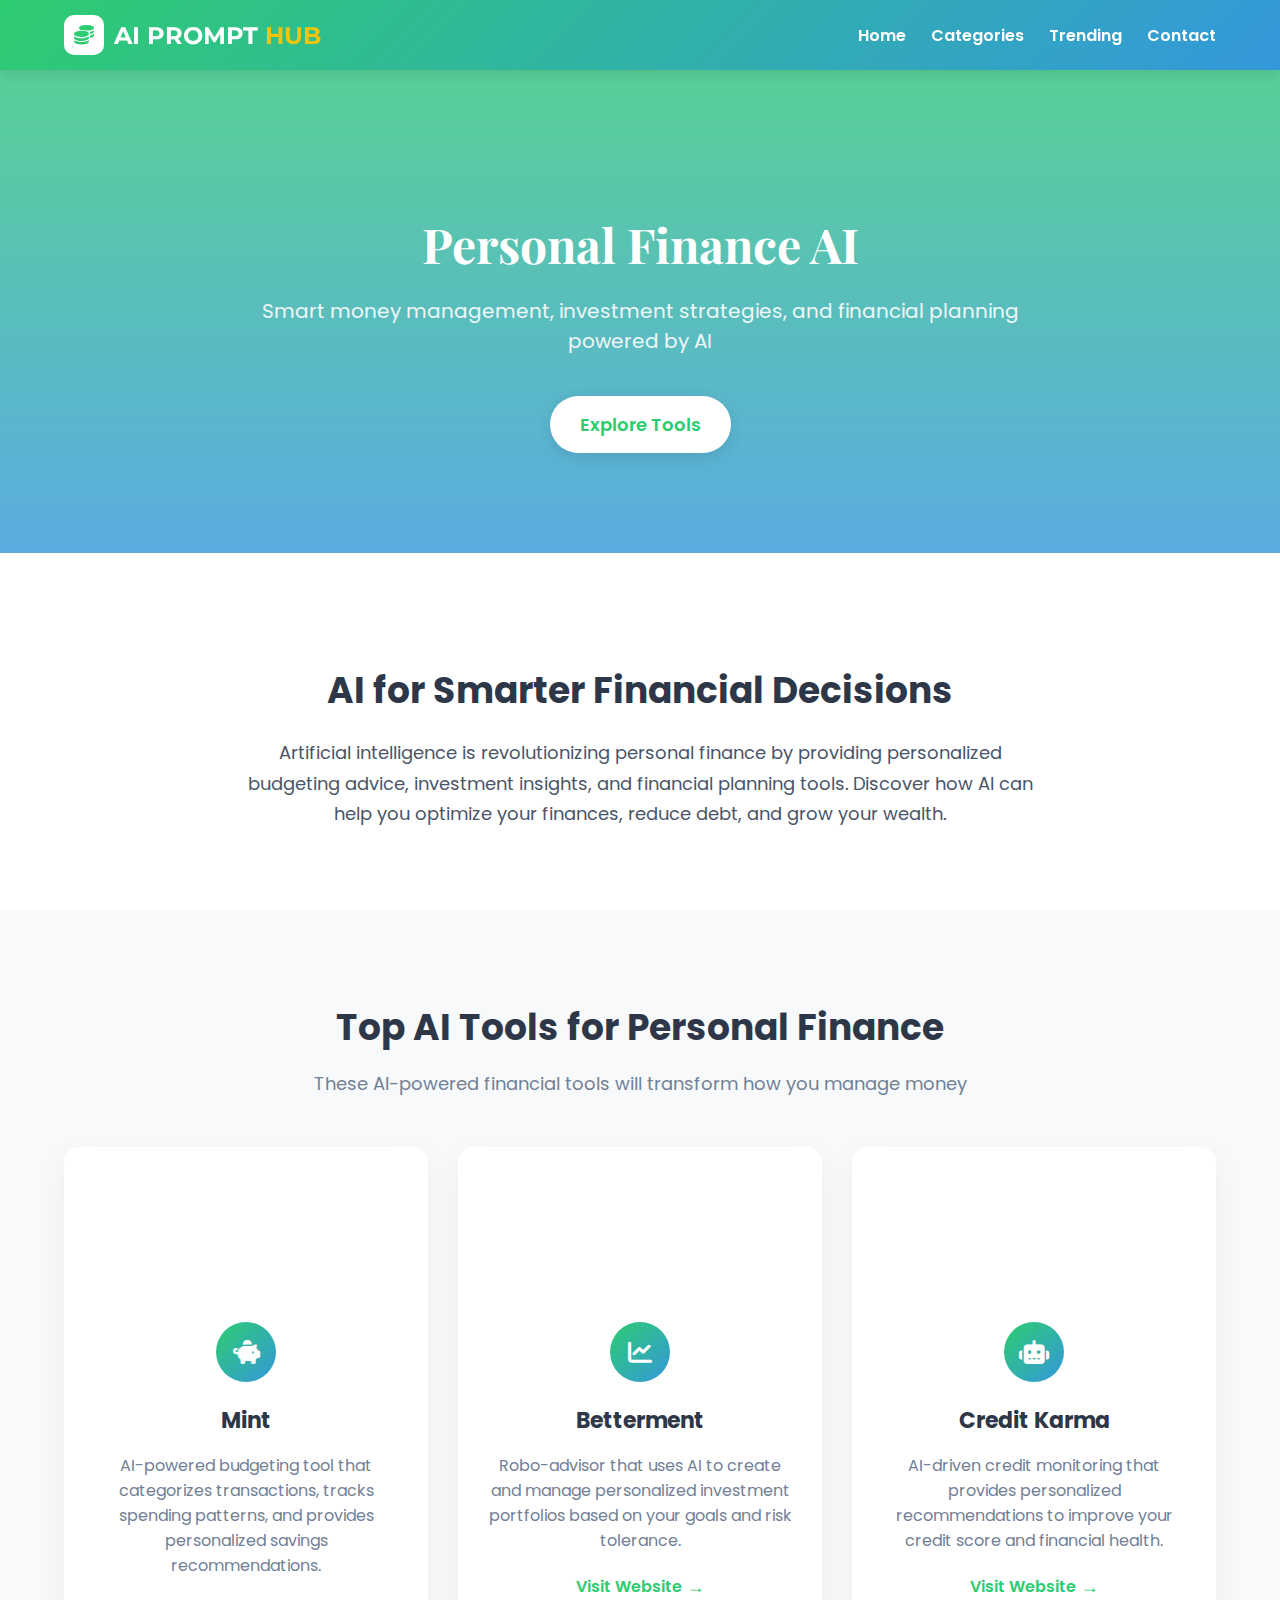
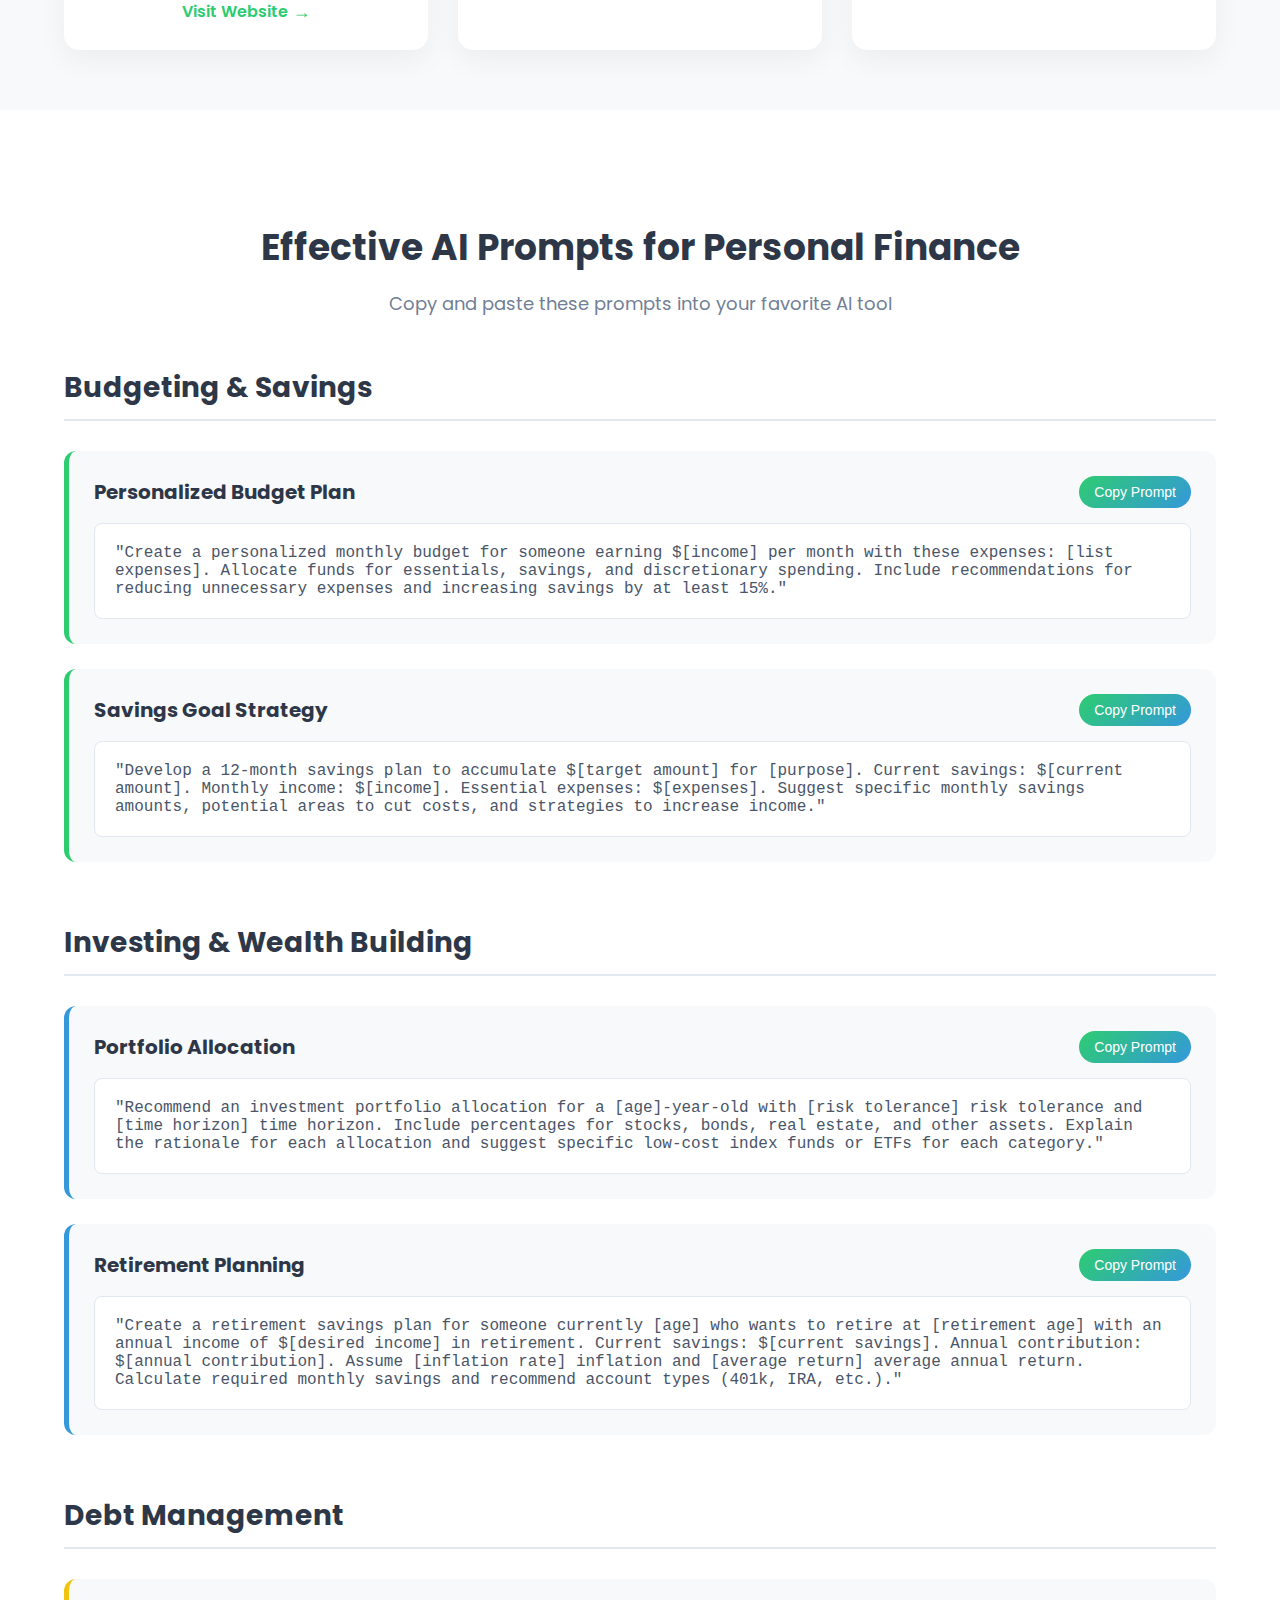
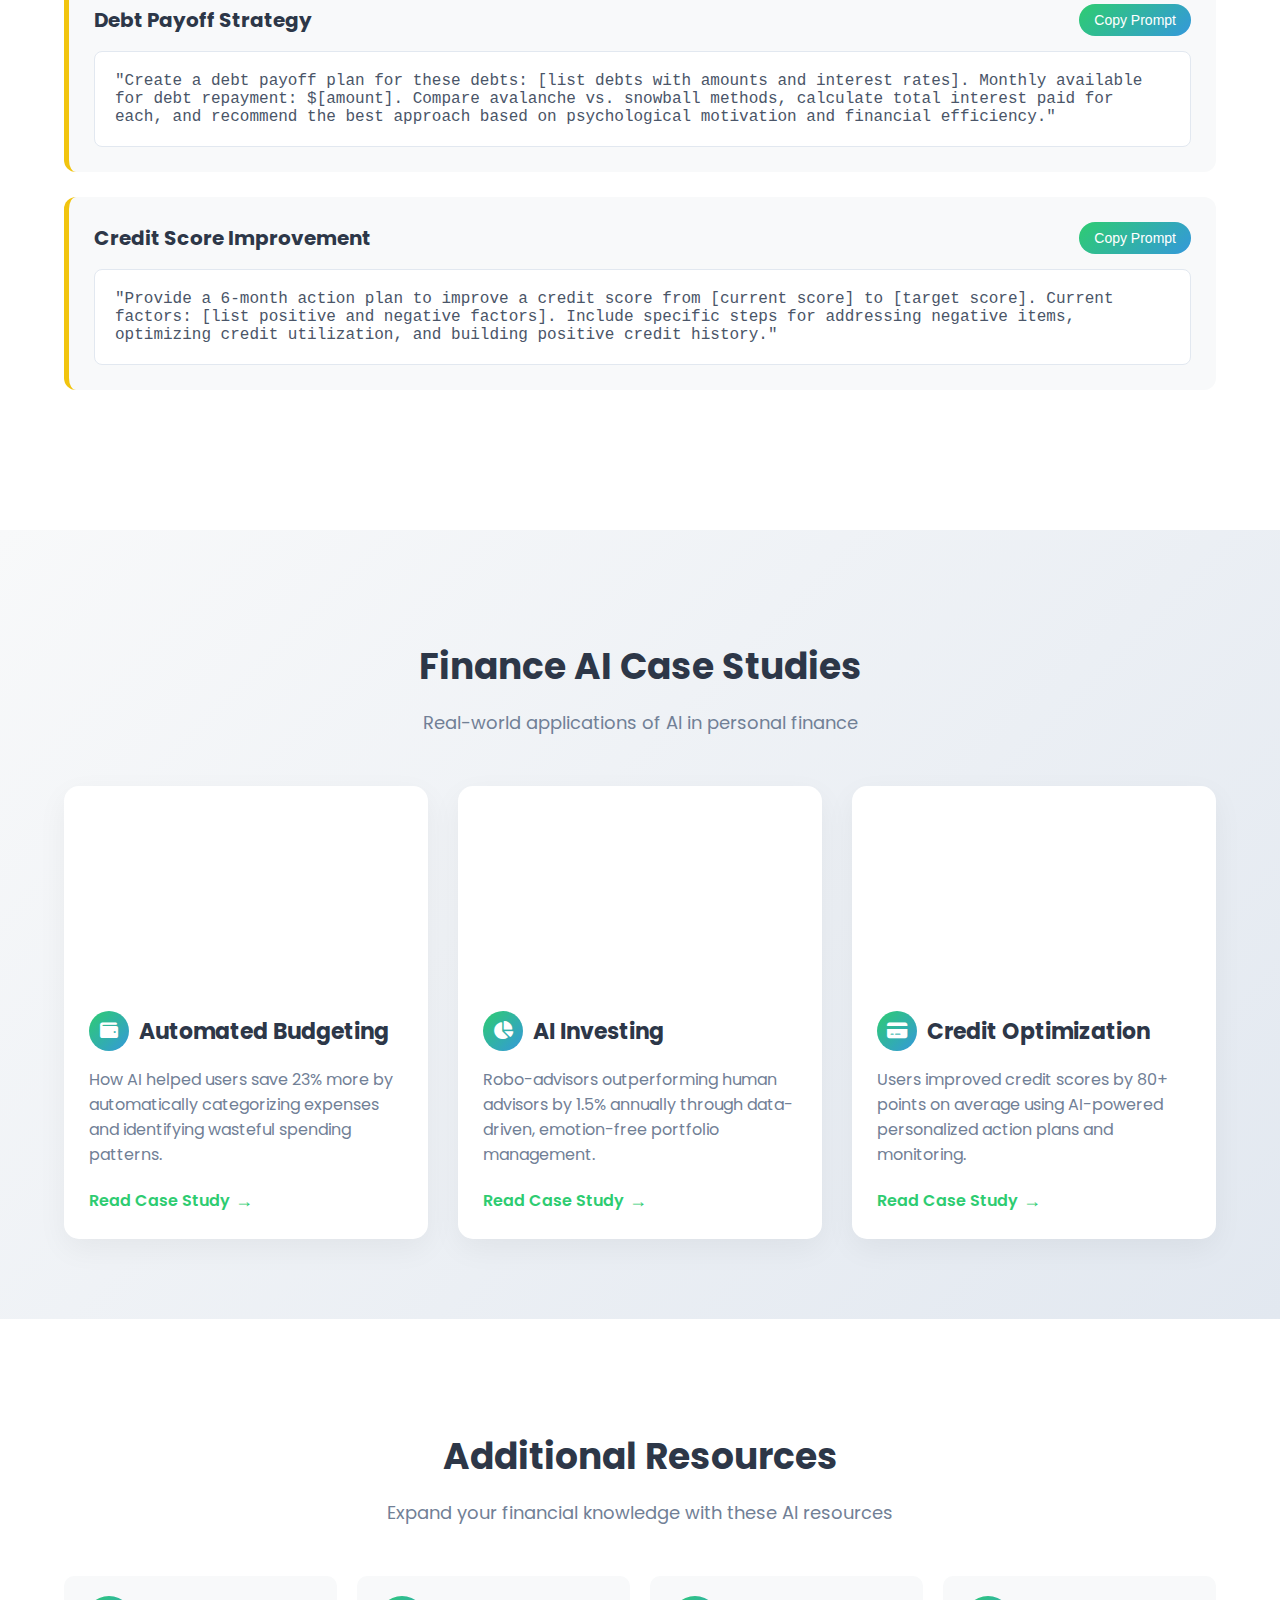
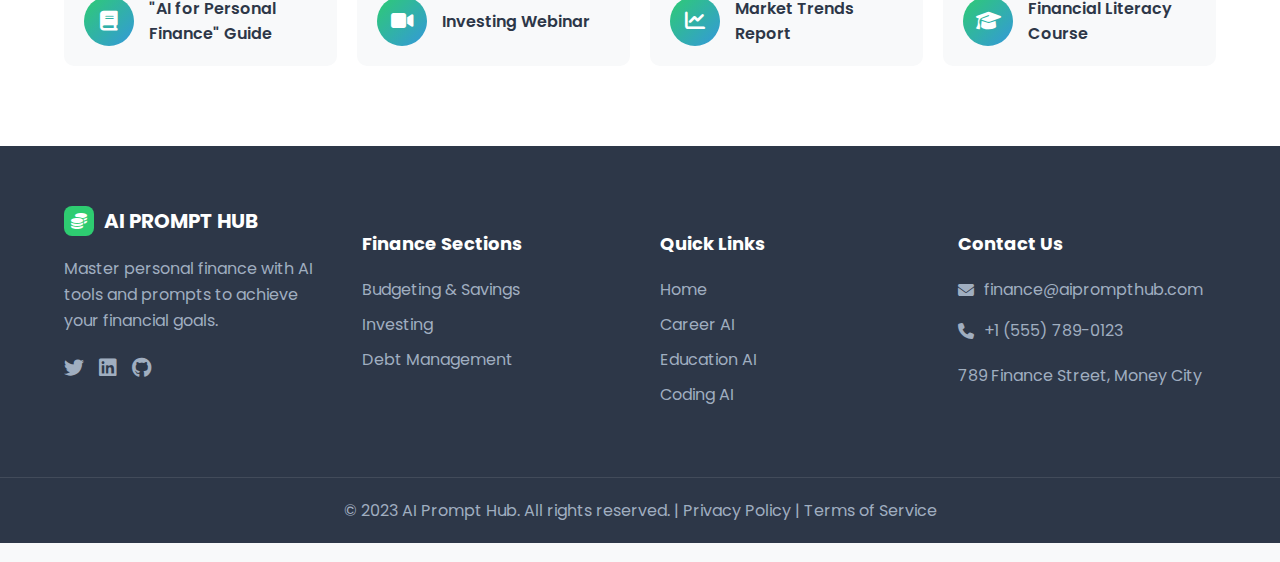
<file: AI prompt Hub/finance.html>
<!DOCTYPE html>
<html lang="en">
<head>
    <meta charset="UTF-8">
    <meta name="viewport" content="width=device-width, initial-scale=1.0">
    <title>Personal Finance AI - AI Prompt Hub</title>
    <link href="https://fonts.googleapis.com/css2?family=Poppins:wght@300;400;600;700;800&family=Montserrat:wght@700&family=Playfair+Display:wght@700&display=swap" rel="stylesheet">
    <link rel="stylesheet" href="https://cdnjs.cloudflare.com/ajax/libs/font-awesome/6.4.0/css/all.min.css">
</head>
<body style="margin:0;font-family:'Poppins',sans-serif;background:#f8f9fa;">
    <!-- Finance Header -->
    <header style="background:linear-gradient(135deg,#2ecc71 0%,#3498db 100%);padding:15px 0;box-shadow:0 4px 12px rgba(0,0,0,0.1);position:fixed;width:100%;top:0;z-index:1000;">
        <div style="width:90%;max-width:1200px;margin:0 auto;display:flex;justify-content:space-between;align-items:center;">
            <div style="display:flex;align-items:center;gap:10px;">
                <div style="width:40px;height:40px;background:#fff;border-radius:10px;display:flex;align-items:center;justify-content:center;color:#2ecc71;font-size:20px;font-weight:bold;"><i class="fas fa-coins"></i></div>
                <h1 style="margin:0;color:#fff;font-size:24px;font-family:'Montserrat',sans-serif;">AI PROMPT <span style="color:#f1c40f;">HUB</span></h1>
            </div>
            <nav>
                <ul style="display:flex;list-style:none;gap:25px;margin:0;">
                    <li><a href="index.html" style="color:#fff;font-weight:600;text-decoration:none;position:relative;padding-bottom:5px;">Home</a></li>
                    <li><a href="index.html#categories" style="color:#fff;font-weight:600;text-decoration:none;position:relative;padding-bottom:5px;">Categories</a></li>
                    <li><a href="index.html#trending" style="color:#fff;font-weight:600;text-decoration:none;position:relative;padding-bottom:5px;">Trending</a></li>
                    <li><a href="index.html#contact" style="color:#fff;font-weight:600;text-decoration:none;position:relative;padding-bottom:5px;">Contact</a></li>
                </ul>
            </nav>
        </div>
    </header>

    <!-- Finance Hero -->
    <section style="background:linear-gradient(rgba(46,204,113,0.8), rgba(52,152,219,0.8)), url('https://images.unsplash.com/photo-1554224155-6726b3ff858f?ixlib=rb-4.0.3&ixid=M3wxMjA3fDB8MHxwaG90by1wYWdlfHx8fGVufDB8fHx8fA%3D%3D&auto=format&fit=crop&w=1112&q=80') center/cover;color:#fff;padding:180px 0 100px;text-align:center;">
        <div style="width:90%;max-width:800px;margin:0 auto;">
            <h1 style="font-size:48px;margin-bottom:20px;font-family:'Playfair Display',serif;">Personal Finance AI</h1>
            <p style="font-size:20px;margin-bottom:40px;opacity:0.9;">Smart money management, investment strategies, and financial planning powered by AI</p>
            <a href="#tools" style="display:inline-block;background:#fff;color:#2ecc71;padding:15px 30px;border-radius:50px;font-weight:600;text-decoration:none;font-size:18px;box-shadow:0 4px 15px rgba(0,0,0,0.1);transition:all 0.3s ease;">Explore Tools</a>
        </div>
    </section>

    <!-- Introduction -->
    <section style="padding:80px 0;background:#fff;">
        <div style="width:90%;max-width:1200px;margin:0 auto;text-align:center;">
            <h2 style="font-size:36px;margin-bottom:20px;color:#2d3748;">AI for Smarter Financial Decisions</h2>
            <p style="font-size:18px;color:#4a5568;max-width:800px;margin:0 auto;line-height:1.7;">Artificial intelligence is revolutionizing personal finance by providing personalized budgeting advice, investment insights, and financial planning tools. Discover how AI can help you optimize your finances, reduce debt, and grow your wealth.</p>
        </div>
    </section>

    <!-- Top AI Tools -->
    <section id="tools" style="padding:60px 0;background:#f8f9fa;">
        <div style="width:90%;max-width:1200px;margin:0 auto;">
            <h2 style="text-align:center;font-size:36px;margin-bottom:15px;color:#2d3748;">Top AI Tools for Personal Finance</h2>
            <p style="text-align:center;font-size:18px;color:#718096;max-width:700px;margin:0 auto 50px;">These AI-powered financial tools will transform how you manage money</p>
            
            <div style="display:grid;grid-template-columns:repeat(auto-fit, minmax(300px, 1fr));gap:30px;">
                <!-- Tool 1 -->
                <div style="background:#fff;border-radius:15px;overflow:hidden;box-shadow:0 10px 30px rgba(0,0,0,0.05);transition:transform 0.3s ease;">
                    <div style="height:200px;background:url('https://images.unsplash.com/photo-1553729459-efe14ef6055d?ixlib=rb-4.0.3&ixid=M3wxMjA3fDB8MHxwaG90by1wYWdlfHx8fGVufDB8fHx8fA%3D%3D&auto=format&fit=crop&w=1170&q=80') center/cover;"></div>
                    <div style="padding:25px;text-align:center;">
                        <div style="width:60px;height:60px;background:linear-gradient(135deg,#2ecc71 0%,#3498db 100%);border-radius:50%;display:flex;align-items:center;justify-content:center;margin:-50px auto 20px;color:#fff;font-size:24px;">
                            <i class="fas fa-piggy-bank"></i>
                        </div>
                        <h3 style="font-size:22px;margin-bottom:15px;color:#2d3748;">Mint</h3>
                        <p style="color:#718096;margin-bottom:20px;">AI-powered budgeting tool that categorizes transactions, tracks spending patterns, and provides personalized savings recommendations.</p>
                        <a href="https://www.mint.com" target="_blank" style="color:#2ecc71;font-weight:600;text-decoration:none;display:inline-flex;align-items:center;gap:5px;">Visit Website <span style="font-size:18px;">→</span></a>
                    </div>
                </div>
                
                <!-- Tool 2 -->
                <div style="background:#fff;border-radius:15px;overflow:hidden;box-shadow:0 10px 30px rgba(0,0,0,0.05);transition:transform 0.3s ease;">
                    <div style="height:200px;background:url('https://images.unsplash.com/photo-1563986768609-322da13575f3?ixlib=rb-4.0.3&ixid=M3wxMjA3fDB8MHxwaG90by1wYWdlfHx8fGVufDB8fHx8fA%3D%3D&auto=format&fit=crop&w=1170&q=80') center/cover;"></div>
                    <div style="padding:25px;text-align:center;">
                        <div style="width:60px;height:60px;background:linear-gradient(135deg,#2ecc71 0%,#3498db 100%);border-radius:50%;display:flex;align-items:center;justify-content:center;margin:-50px auto 20px;color:#fff;font-size:24px;">
                            <i class="fas fa-chart-line"></i>
                        </div>
                        <h3 style="font-size:22px;margin-bottom:15px;color:#2d3748;">Betterment</h3>
                        <p style="color:#718096;margin-bottom:20px;">Robo-advisor that uses AI to create and manage personalized investment portfolios based on your goals and risk tolerance.</p>
                        <a href="https://www.betterment.com" target="_blank" style="color:#2ecc71;font-weight:600;text-decoration:none;display:inline-flex;align-items:center;gap:5px;">Visit Website <span style="font-size:18px;">→</span></a>
                    </div>
                </div>
                
                <!-- Tool 3 -->
                <div style="background:#fff;border-radius:15px;overflow:hidden;box-shadow:0 10px 30px rgba(0,0,0,0.05);transition:transform 0.3s ease;">
                    <div style="height:200px;background:url('https://images.unsplash.com/photo-1611974789855-9c2a0a7236a3?ixlib=rb-4.0.3&ixid=M3wxMjA3fDB8MHxwaG90by1wYWdlfHx8fGVufDB8fHx8fA%3D%3D&auto=format&fit=crop&w=1170&q=80') center/cover;"></div>
                    <div style="padding:25px;text-align:center;">
                        <div style="width:60px;height:60px;background:linear-gradient(135deg,#2ecc71 0%,#3498db 100%);border-radius:50%;display:flex;align-items:center;justify-content:center;margin:-50px auto 20px;color:#fff;font-size:24px;">
                            <i class="fas fa-robot"></i>
                        </div>
                        <h3 style="font-size:22px;margin-bottom:15px;color:#2d3748;">Credit Karma</h3>
                        <p style="color:#718096;margin-bottom:20px;">AI-driven credit monitoring that provides personalized recommendations to improve your credit score and financial health.</p>
                        <a href="https://www.creditkarma.com" target="_blank" style="color:#2ecc71;font-weight:600;text-decoration:none;display:inline-flex;align-items:center;gap:5px;">Visit Website <span style="font-size:18px;">→</span></a>
                    </div>
                </div>
            </div>
        </div>
    </section>

    <!-- AI Prompts Section -->
    <section style="padding:80px 0;background:#fff;">
        <div style="width:90%;max-width:1200px;margin:0 auto;">
            <h2 style="text-align:center;font-size:36px;margin-bottom:15px;color:#2d3748;">Effective AI Prompts for Personal Finance</h2>
            <p style="text-align:center;font-size:18px;color:#718096;max-width:700px;margin:0 auto 50px;">Copy and paste these prompts into your favorite AI tool</p>
            
            <!-- Budgeting Category -->
            <div style="margin-bottom:60px;">
                <h3 id="budgeting" style="font-size:28px;margin-bottom:30px;color:#2d3748;padding-bottom:10px;border-bottom:2px solid #e2e8f0;">Budgeting & Savings</h3>
                
                <!-- Prompt 1 -->
                <div style="background:#f8f9fa;border-radius:12px;padding:25px;margin-bottom:25px;border-left:5px solid #2ecc71;">
                    <div style="display:flex;justify-content:space-between;align-items:center;margin-bottom:15px;">
                        <h4 style="font-size:20px;margin:0;color:#2d3748;">Personalized Budget Plan</h4>
                        <button onclick="copyToClipboard(this)" style="background:linear-gradient(135deg,#2ecc71 0%,#3498db 100%);color:#fff;border:none;padding:8px 15px;border-radius:50px;font-size:14px;cursor:pointer;">Copy Prompt</button>
                    </div>
                    <div style="background:#fff;padding:20px;border-radius:8px;border:1px solid #e2e8f0;">
                        <p style="margin:0;color:#4a5568;font-family:monospace;font-size:16px;">"Create a personalized monthly budget for someone earning $[income] per month with these expenses: [list expenses]. Allocate funds for essentials, savings, and discretionary spending. Include recommendations for reducing unnecessary expenses and increasing savings by at least 15%."</p>
                    </div>
                </div>
                
                <!-- Prompt 2 -->
                <div style="background:#f8f9fa;border-radius:12px;padding:25px;margin-bottom:25px;border-left:5px solid #2ecc71;">
                    <div style="display:flex;justify-content:space-between;align-items:center;margin-bottom:15px;">
                        <h4 style="font-size:20px;margin:0;color:#2d3748;">Savings Goal Strategy</h4>
                        <button onclick="copyToClipboard(this)" style="background:linear-gradient(135deg,#2ecc71 0%,#3498db 100%);color:#fff;border:none;padding:8px 15px;border-radius:50px;font-size:14px;cursor:pointer;">Copy Prompt</button>
                    </div>
                    <div style="background:#fff;padding:20px;border-radius:8px;border:1px solid #e2e8f0;">
                        <p style="margin:0;color:#4a5568;font-family:monospace;font-size:16px;">"Develop a 12-month savings plan to accumulate $[target amount] for [purpose]. Current savings: $[current amount]. Monthly income: $[income]. Essential expenses: $[expenses]. Suggest specific monthly savings amounts, potential areas to cut costs, and strategies to increase income."</p>
                    </div>
                </div>
            </div>
            
            <!-- Investing Category -->
            <div style="margin-bottom:60px;">
                <h3 id="investing" style="font-size:28px;margin-bottom:30px;color:#2d3748;padding-bottom:10px;border-bottom:2px solid #e2e8f0;">Investing & Wealth Building</h3>
                
                <!-- Prompt 3 -->
                <div style="background:#f8f9fa;border-radius:12px;padding:25px;margin-bottom:25px;border-left:5px solid #3498db;">
                    <div style="display:flex;justify-content:space-between;align-items:center;margin-bottom:15px;">
                        <h4 style="font-size:20px;margin:0;color:#2d3748;">Portfolio Allocation</h4>
                        <button onclick="copyToClipboard(this)" style="background:linear-gradient(135deg,#2ecc71 0%,#3498db 100%);color:#fff;border:none;padding:8px 15px;border-radius:50px;font-size:14px;cursor:pointer;">Copy Prompt</button>
                    </div>
                    <div style="background:#fff;padding:20px;border-radius:8px;border:1px solid #e2e8f0;">
                        <p style="margin:0;color:#4a5568;font-family:monospace;font-size:16px;">"Recommend an investment portfolio allocation for a [age]-year-old with [risk tolerance] risk tolerance and [time horizon] time horizon. Include percentages for stocks, bonds, real estate, and other assets. Explain the rationale for each allocation and suggest specific low-cost index funds or ETFs for each category."</p>
                    </div>
                </div>
                
                <!-- Prompt 4 -->
                <div style="background:#f8f9fa;border-radius:12px;padding:25px;margin-bottom:25px;border-left:5px solid #3498db;">
                    <div style="display:flex;justify-content:space-between;align-items:center;margin-bottom:15px;">
                        <h4 style="font-size:20px;margin:0;color:#2d3748;">Retirement Planning</h4>
                        <button onclick="copyToClipboard(this)" style="background:linear-gradient(135deg,#2ecc71 0%,#3498db 100%);color:#fff;border:none;padding:8px 15px;border-radius:50px;font-size:14px;cursor:pointer;">Copy Prompt</button>
                    </div>
                    <div style="background:#fff;padding:20px;border-radius:8px;border:1px solid #e2e8f0;">
                        <p style="margin:0;color:#4a5568;font-family:monospace;font-size:16px;">"Create a retirement savings plan for someone currently [age] who wants to retire at [retirement age] with an annual income of $[desired income] in retirement. Current savings: $[current savings]. Annual contribution: $[annual contribution]. Assume [inflation rate] inflation and [average return] average annual return. Calculate required monthly savings and recommend account types (401k, IRA, etc.)."</p>
                    </div>
                </div>
            </div>
            
            <!-- Debt Management Category -->
            <div style="margin-bottom:60px;">
                <h3 id="debt" style="font-size:28px;margin-bottom:30px;color:#2d3748;padding-bottom:10px;border-bottom:2px solid #e2e8f0;">Debt Management</h3>
                
                <!-- Prompt 5 -->
                <div style="background:#f8f9fa;border-radius:12px;padding:25px;margin-bottom:25px;border-left:5px solid #f1c40f;">
                    <div style="display:flex;justify-content:space-between;align-items:center;margin-bottom:15px;">
                        <h4 style="font-size:20px;margin:0;color:#2d3748;">Debt Payoff Strategy</h4>
                        <button onclick="copyToClipboard(this)" style="background:linear-gradient(135deg,#2ecc71 0%,#3498db 100%);color:#fff;border:none;padding:8px 15px;border-radius:50px;font-size:14px;cursor:pointer;">Copy Prompt</button>
                    </div>
                    <div style="background:#fff;padding:20px;border-radius:8px;border:1px solid #e2e8f0;">
                        <p style="margin:0;color:#4a5568;font-family:monospace;font-size:16px;">"Create a debt payoff plan for these debts: [list debts with amounts and interest rates]. Monthly available for debt repayment: $[amount]. Compare avalanche vs. snowball methods, calculate total interest paid for each, and recommend the best approach based on psychological motivation and financial efficiency."</p>
                    </div>
                </div>
                
                <!-- Prompt 6 -->
                <div style="background:#f8f9fa;border-radius:12px;padding:25px;margin-bottom:25px;border-left:5px solid #f1c40f;">
                    <div style="display:flex;justify-content:space-between;align-items:center;margin-bottom:15px;">
                        <h4 style="font-size:20px;margin:0;color:#2d3748;">Credit Score Improvement</h4>
                        <button onclick="copyToClipboard(this)" style="background:linear-gradient(135deg,#2ecc71 0%,#3498db 100%);color:#fff;border:none;padding:8px 15px;border-radius:50px;font-size:14px;cursor:pointer;">Copy Prompt</button>
                    </div>
                    <div style="background:#fff;padding:20px;border-radius:8px;border:1px solid #e2e8f0;">
                        <p style="margin:0;color:#4a5568;font-family:monospace;font-size:16px;">"Provide a 6-month action plan to improve a credit score from [current score] to [target score]. Current factors: [list positive and negative factors]. Include specific steps for addressing negative items, optimizing credit utilization, and building positive credit history."</p>
                    </div>
                </div>
            </div>
        </div>
    </section>

    <!-- Case Studies -->
    <section style="padding:80px 0;background:linear-gradient(135deg,#f8f9fa 0%,#e2e8f0 100%);">
        <div style="width:90%;max-width:1200px;margin:0 auto;">
            <h2 style="text-align:center;font-size:36px;margin-bottom:15px;color:#2d3748;">Finance AI Case Studies</h2>
            <p style="text-align:center;font-size:18px;color:#718096;max-width:700px;margin:0 auto 50px;">Real-world applications of AI in personal finance</p>
            
            <div style="display:grid;grid-template-columns:repeat(auto-fit, minmax(300px, 1fr));gap:30px;">
                <!-- Case 1 -->
                <div style="background:#fff;border-radius:15px;overflow:hidden;box-shadow:0 10px 30px rgba(0,0,0,0.05);">
                    <div style="height:200px;background:url('https://images.unsplash.com/photo-1553729459-efe14ef6055d?ixlib=rb-4.0.3&ixid=M3wxMjA3fDB8MHxwaG90by1wYWdlfHx8fGVufDB8fHx8fA%3D%3D&auto=format&fit=crop&w=1170&q=80') center/cover;"></div>
                    <div style="padding:25px;">
                        <div style="display:flex;align-items:center;gap:10px;margin-bottom:15px;">
                            <div style="width:40px;height:40px;background:linear-gradient(135deg,#2ecc71 0%,#3498db 100%);border-radius:50%;display:flex;align-items:center;justify-content:center;color:#fff;font-size:18px;">
                                <i class="fas fa-wallet"></i>
                            </div>
                            <h3 style="font-size:22px;margin:0;color:#2d3748;">Automated Budgeting</h3>
                        </div>
                        <p style="color:#718096;margin-bottom:20px;">How AI helped users save 23% more by automatically categorizing expenses and identifying wasteful spending patterns.</p>
                        <a href="#" style="color:#2ecc71;font-weight:600;text-decoration:none;display:inline-flex;align-items:center;gap:5px;">Read Case Study <span style="font-size:18px;">→</span></a>
                    </div>
                </div>
                
                <!-- Case 2 -->
                <div style="background:#fff;border-radius:15px;overflow:hidden;box-shadow:0 10px 30px rgba(0,0,0,0.05);">
                    <div style="height:200px;background:url('https://images.unsplash.com/photo-1563986768609-322da13575f3?ixlib=rb-4.0.3&ixid=M3wxMjA3fDB8MHxwaG90by1wYWdlfHx8fGVufDB8fHx8fA%3D%3D&auto=format&fit=crop&w=1170&q=80') center/cover;"></div>
                    <div style="padding:25px;">
                        <div style="display:flex;align-items:center;gap:10px;margin-bottom:15px;">
                            <div style="width:40px;height:40px;background:linear-gradient(135deg,#2ecc71 0%,#3498db 100%);border-radius:50%;display:flex;align-items:center;justify-content:center;color:#fff;font-size:18px;">
                                <i class="fas fa-chart-pie"></i>
                            </div>
                            <h3 style="font-size:22px;margin:0;color:#2d3748;">AI Investing</h3>
                        </div>
                        <p style="color:#718096;margin-bottom:20px;">Robo-advisors outperforming human advisors by 1.5% annually through data-driven, emotion-free portfolio management.</p>
                        <a href="#" style="color:#2ecc71;font-weight:600;text-decoration:none;display:inline-flex;align-items:center;gap:5px;">Read Case Study <span style="font-size:18px;">→</span></a>
                    </div>
                </div>
                
                <!-- Case 3 -->
                <div style="background:#fff;border-radius:15px;overflow:hidden;box-shadow:0 10px 30px rgba(0,0,0,0.05);">
                    <div style="height:200px;background:url('https://images.unsplash.com/photo-1611974789855-9c2a0a7236a3?ixlib=rb-4.0.3&ixid=M3wxMjA3fDB8MHxwaG90by1wYWdlfHx8fGVufDB8fHx8fA%3D%3D&auto=format&fit=crop&w=1170&q=80') center/cover;"></div>
                    <div style="padding:25px;">
                        <div style="display:flex;align-items:center;gap:10px;margin-bottom:15px;">
                            <div style="width:40px;height:40px;background:linear-gradient(135deg,#2ecc71 0%,#3498db 100%);border-radius:50%;display:flex;align-items:center;justify-content:center;color:#fff;font-size:18px;">
                                <i class="fas fa-credit-card"></i>
                            </div>
                            <h3 style="font-size:22px;margin:0;color:#2d3748;">Credit Optimization</h3>
                        </div>
                        <p style="color:#718096;margin-bottom:20px;">Users improved credit scores by 80+ points on average using AI-powered personalized action plans and monitoring.</p>
                        <a href="#" style="color:#2ecc71;font-weight:600;text-decoration:none;display:inline-flex;align-items:center;gap:5px;">Read Case Study <span style="font-size:18px;">→</span></a>
                    </div>
                </div>
            </div>
        </div>
    </section>

    <!-- Resources -->
    <section style="padding:80px 0;background:#fff;">
        <div style="width:90%;max-width:1200px;margin:0 auto;">
            <h2 style="text-align:center;font-size:36px;margin-bottom:15px;color:#2d3748;">Additional Resources</h2>
            <p style="text-align:center;font-size:18px;color:#718096;max-width:700px;margin:0 auto 50px;">Expand your financial knowledge with these AI resources</p>
            
            <div style="display:grid;grid-template-columns:repeat(auto-fit, minmax(250px, 1fr));gap:20px;">
                <a href="#" style="background:#f8f9fa;border-radius:10px;padding:20px;text-decoration:none;display:flex;align-items:center;gap:15px;transition:all 0.3s ease;">
                    <div style="width:50px;height:50px;background:linear-gradient(135deg,#2ecc71 0%,#3498db 100%);border-radius:50%;display:flex;align-items:center;justify-content:center;color:#fff;font-size:20px;flex-shrink:0;">
                        <i class="fas fa-book"></i>
                    </div>
                    <span style="color:#2d3748;font-weight:600;">"AI for Personal Finance" Guide</span>
                </a>
                
                <a href="#" style="background:#f8f9fa;border-radius:10px;padding:20px;text-decoration:none;display:flex;align-items:center;gap:15px;transition:all 0.3s ease;">
                    <div style="width:50px;height:50px;background:linear-gradient(135deg,#2ecc71 0%,#3498db 100%);border-radius:50%;display:flex;align-items:center;justify-content:center;color:#fff;font-size:20px;flex-shrink:0;">
                        <i class="fas fa-video"></i>
                    </div>
                    <span style="color:#2d3748;font-weight:600;">Investing Webinar</span>
                </a>
                
                <a href="#" style="background:#f8f9fa;border-radius:10px;padding:20px;text-decoration:none;display:flex;align-items:center;gap:15px;transition:all 0.3s ease;">
                    <div style="width:50px;height:50px;background:linear-gradient(135deg,#2ecc71 0%,#3498db 100%);border-radius:50%;display:flex;align-items:center;justify-content:center;color:#fff;font-size:20px;flex-shrink:0;">
                        <i class="fas fa-chart-line"></i>
                    </div>
                    <span style="color:#2d3748;font-weight:600;">Market Trends Report</span>
                </a>
                
                <a href="#" style="background:#f8f9fa;border-radius:10px;padding:20px;text-decoration:none;display:flex;align-items:center;gap:15px;transition:all 0.3s ease;">
                    <div style="width:50px;height:50px;background:linear-gradient(135deg,#2ecc71 0%,#3498db 100%);border-radius:50%;display:flex;align-items:center;justify-content:center;color:#fff;font-size:20px;flex-shrink:0;">
                        <i class="fas fa-graduation-cap"></i>
                    </div>
                    <span style="color:#2d3748;font-weight:600;">Financial Literacy Course</span>
                </a>
            </div>
        </div>
    </section>

    <!-- Footer -->
    <footer style="background:#2d3748;color:#fff;padding:60px 0 0;">
        <div style="width:90%;max-width:1200px;margin:0 auto;display:grid;grid-template-columns:repeat(auto-fit, minmax(200px, 1fr));gap:40px;">
            <div>
                <div style="display:flex;align-items:center;gap:10px;margin-bottom:20px;">
                    <div style="width:30px;height:30px;background:#2ecc71;border-radius:8px;display:flex;align-items:center;justify-content:center;color:#fff;font-weight:bold;"><i class="fas fa-coins"></i></div>
                    <h3 style="margin:0;font-size:20px;">AI PROMPT HUB</h3>
                </div>
                <p style="color:#a0aec0;margin-bottom:20px;line-height:1.6;">Master personal finance with AI tools and prompts to achieve your financial goals.</p>
                <div style="display:flex;gap:15px;">
                    <a href="#" style="color:#a0aec0;font-size:20px;"><i class="fab fa-twitter"></i></a>
                    <a href="#" style="color:#a0aec0;font-size:20px;"><i class="fab fa-linkedin"></i></a>
                    <a href="#" style="color:#a0aec0;font-size:20px;"><i class="fab fa-github"></i></a>
                </div>
            </div>
            
            <div>
                <h4 style="font-size:18px;margin-bottom:20px;color:#fff;">Finance Sections</h4>
                <ul style="list-style:none;padding:0;margin:0;">
                    <li style="margin-bottom:10px;"><a href="#budgeting" style="color:#a0aec0;text-decoration:none;">Budgeting & Savings</a></li>
                    <li style="margin-bottom:10px;"><a href="#investing" style="color:#a0aec0;text-decoration:none;">Investing</a></li>
                    <li style="margin-bottom:10px;"><a href="#debt" style="color:#a0aec0;text-decoration:none;">Debt Management</a></li>
                </ul>
            </div>
            
            <div>
                <h4 style="font-size:18px;margin-bottom:20px;color:#fff;">Quick Links</h4>
                <ul style="list-style:none;padding:0;margin:0;">
                    <li style="margin-bottom:10px;"><a href="index.html" style="color:#a0aec0;text-decoration:none;">Home</a></li>
                    <li style="margin-bottom:10px;"><a href="job.html" style="color:#a0aec0;text-decoration:none;">Career AI</a></li>
                    <li style="margin-bottom:10px;"><a href="education.html" style="color:#a0aec0;text-decoration:none;">Education AI</a></li>
                    <li style="margin-bottom:10px;"><a href="coding.html" style="color:#a0aec0;text-decoration:none;">Coding AI</a></li>
                </ul>
            </div>
            
            <div>
                <h4 style="font-size:18px;margin-bottom:20px;color:#fff;">Contact Us</h4>
                <p style="color:#a0aec0;margin-bottom:15px;display:flex;align-items:center;gap:10px;"><i class="fas fa-envelope"></i> finance@aiprompthub.com</p>
                <p style="color:#a0aec0;margin-bottom:20px;display:flex;align-items:center;gap:10px;"><i class="fas fa-phone"></i> +1 (555) 789-0123</p>
                <p style="color:#a0aec0;margin-bottom:15px;">789 Finance Street, Money City</p>
            </div>
        </div>
        
        <div style="border-top:1px solid rgba(255,255,255,0.1);margin-top:60px;padding:20px 0;text-align:center;">
            <p style="color:#a0aec0;margin:0;">&copy; 2023 AI Prompt Hub. All rights reserved. | <a href="#" style="color:#a0aec0;text-decoration:none;">Privacy Policy</a> | <a href="#" style="color:#a0aec0;text-decoration:none;">Terms of Service</a></p>
        </div>
    </footer>

    <script>
        function copyToClipboard(button) {
            const promptText = button.parentElement.nextElementSibling.querySelector('p').innerText;
            navigator.clipboard.writeText(promptText).then(() => {
                button.textContent = 'Copied!';
                setTimeout(() => {
                    button.textContent = 'Copy Prompt';
                }, 2000);
            });
        }
    </script>
</body>
</html>
</file>
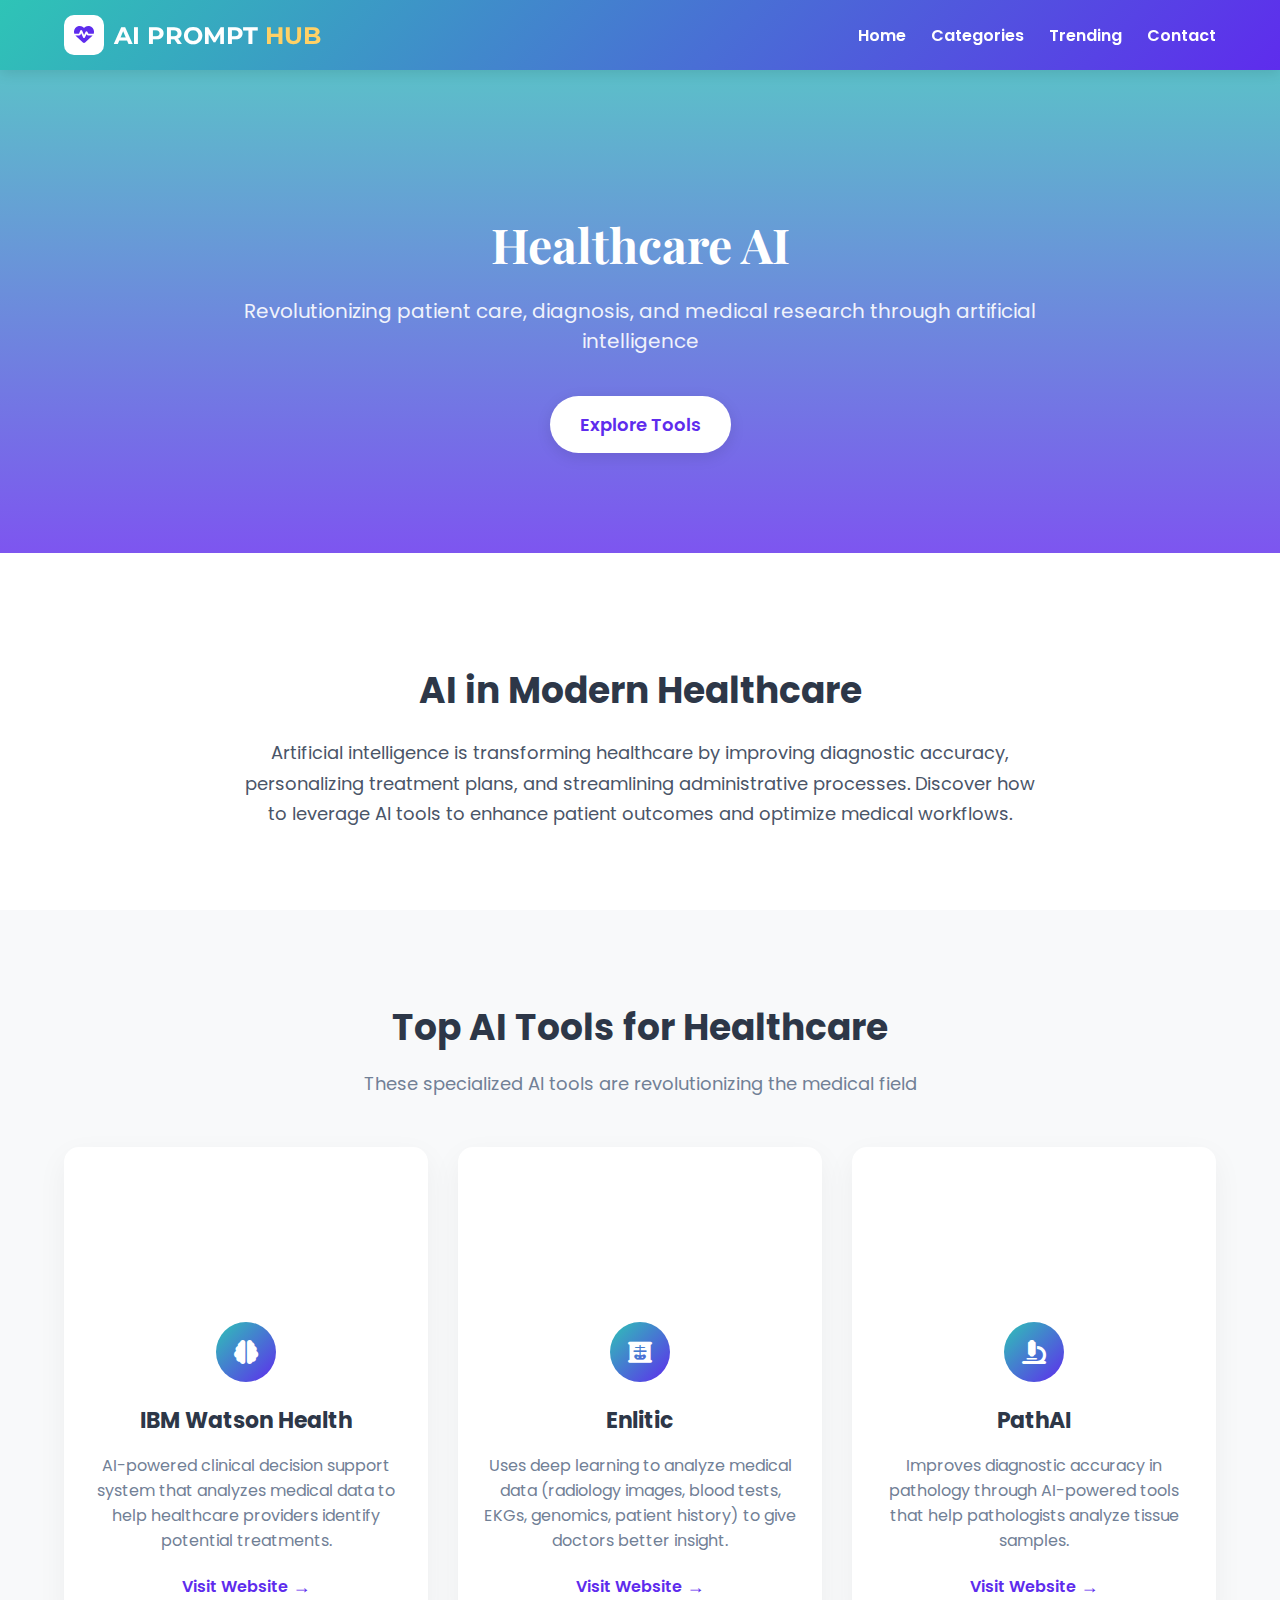
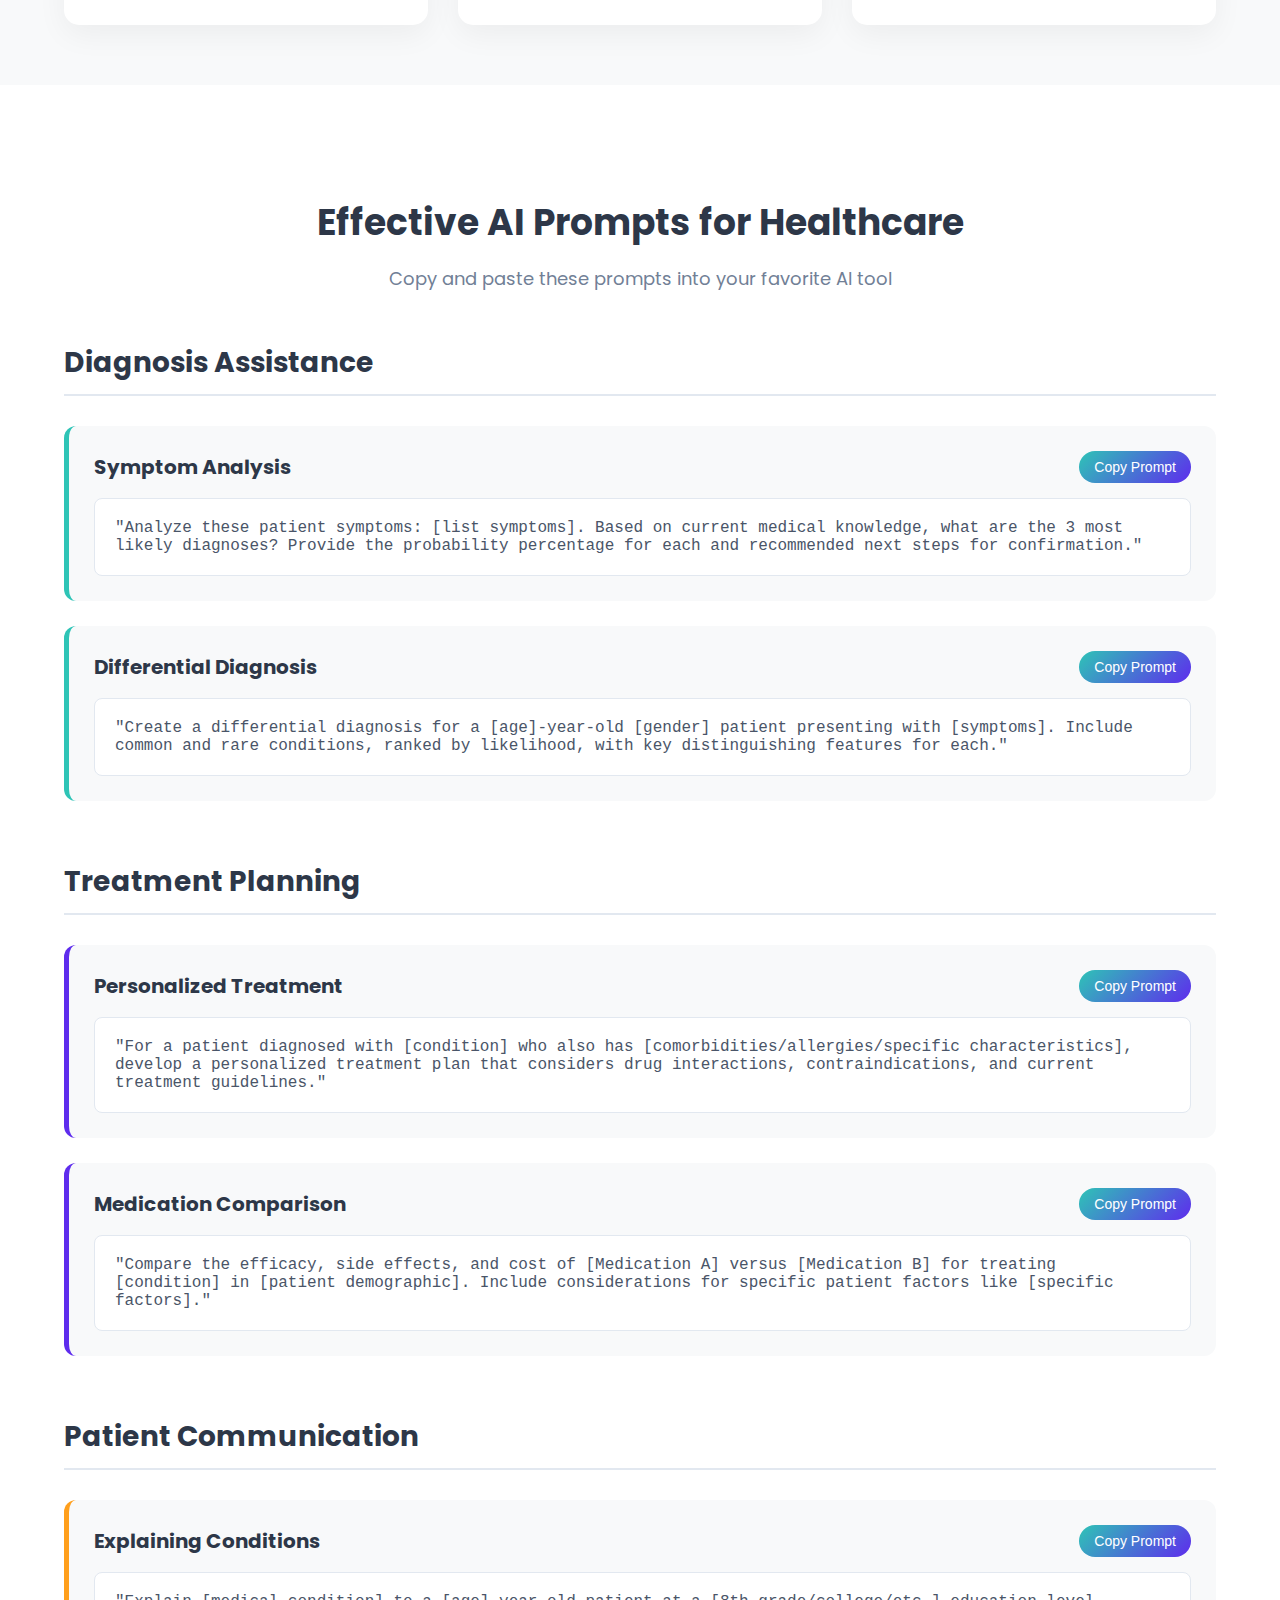
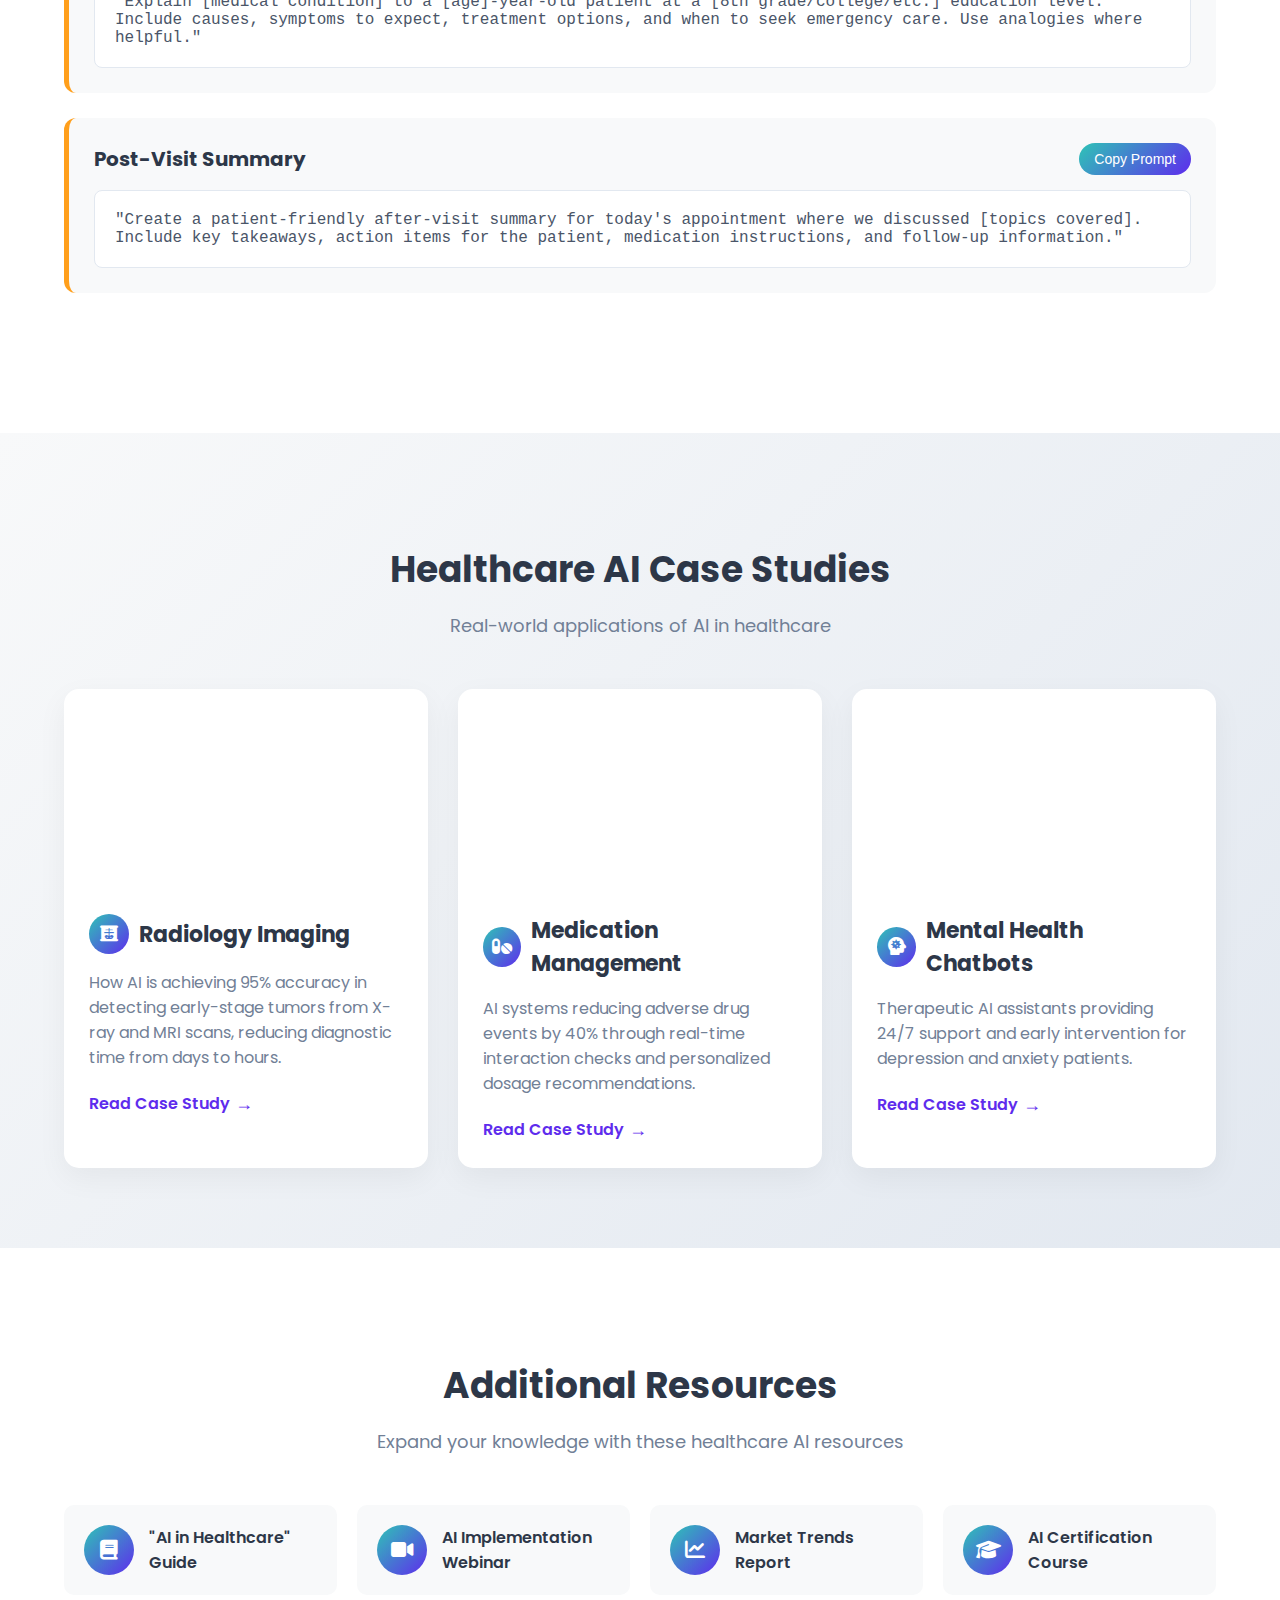
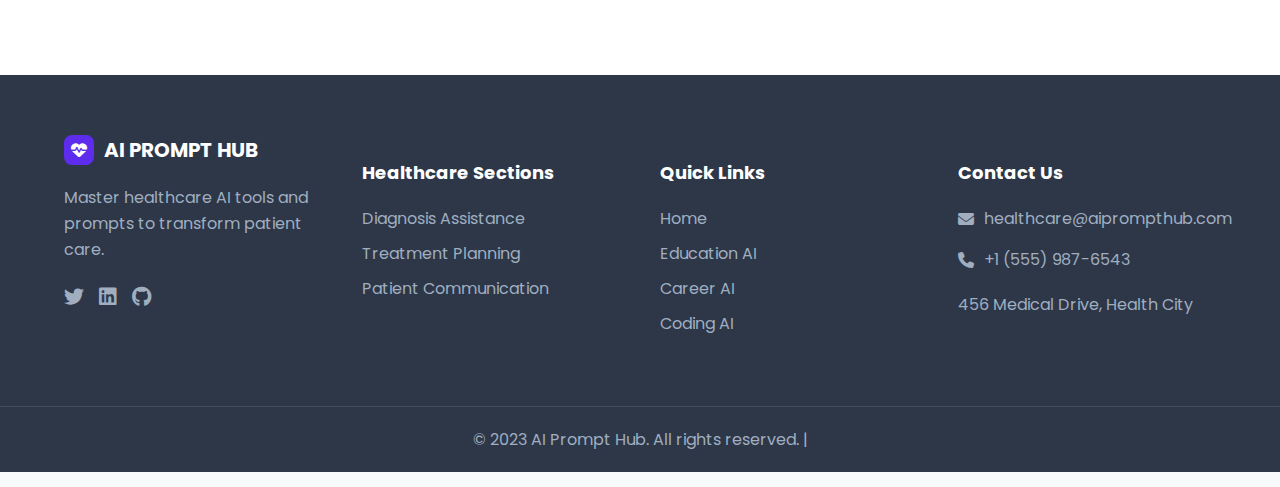
<file: AI prompt Hub/healthcare.html>
<!DOCTYPE html>
<html lang="en">
<head>
    <meta charset="UTF-8">
    <meta name="viewport" content="width=device-width, initial-scale=1.0">
    <title>Healthcare AI - AI Prompt Hub</title>
    <link href="https://fonts.googleapis.com/css2?family=Poppins:wght@300;400;600;700;800&family=Montserrat:wght@700&family=Playfair+Display:wght@700&display=swap" rel="stylesheet">
    <link rel="stylesheet" href="https://cdnjs.cloudflare.com/ajax/libs/font-awesome/6.4.0/css/all.min.css">
</head>
<body style="margin:0;font-family:'Poppins',sans-serif;background:#f8f9fa;">
    <!-- Healthcare Header -->
    <header style="background:linear-gradient(135deg,#2ec4b6 0%,#5e2ced 100%);padding:15px 0;box-shadow:0 4px 12px rgba(0,0,0,0.1);position:fixed;width:100%;top:0;z-index:1000;">
        <div style="width:90%;max-width:1200px;margin:0 auto;display:flex;justify-content:space-between;align-items:center;">
            <div style="display:flex;align-items:center;gap:10px;">
                <div style="width:40px;height:40px;background:#fff;border-radius:10px;display:flex;align-items:center;justify-content:center;color:#5e2ced;font-size:20px;font-weight:bold;"><i class="fas fa-heartbeat"></i></div>
                <h1 style="margin:0;color:#fff;font-size:24px;font-family:'Montserrat',sans-serif;">AI PROMPT <span style="color:#ffd166;">HUB</span></h1>
            </div>
            <nav>
                <ul style="display:flex;list-style:none;gap:25px;margin:0;">
                    <li><a href="index.html" style="color:#fff;font-weight:600;text-decoration:none;position:relative;padding-bottom:5px;">Home</a></li>
                    <li><a href="index.html#categories" style="color:#fff;font-weight:600;text-decoration:none;position:relative;padding-bottom:5px;">Categories</a></li>
                    <li><a href="index.html#trending" style="color:#fff;font-weight:600;text-decoration:none;position:relative;padding-bottom:5px;">Trending</a></li>
                    <li><a href="index.html#contact" style="color:#fff;font-weight:600;text-decoration:none;position:relative;padding-bottom:5px;">Contact</a></li>
                </ul>
            </nav>
        </div>
    </header>

    <!-- Healthcare Hero -->
    <section style="background:linear-gradient(rgba(46,196,182,0.8), rgba(94,44,237,0.8)), url('https://images.unsplash.com/photo-1579684385127-1ef15d508118?ixlib=rb-4.0.3&ixid=M3wxMjA3fDB8MHxwaG90by1wYWdlfHx8fGVufDB8fHx8fA%3D%3D&auto=format&fit=crop&w=1170&q=80') center/cover;color:#fff;padding:180px 0 100px;text-align:center;">
        <div style="width:90%;max-width:800px;margin:0 auto;">
            <h1 style="font-size:48px;margin-bottom:20px;font-family:'Playfair Display',serif;">Healthcare AI</h1>
            <p style="font-size:20px;margin-bottom:40px;opacity:0.9;">Revolutionizing patient care, diagnosis, and medical research through artificial intelligence</p>
            <a href="#tools" style="display:inline-block;background:#fff;color:#5e2ced;padding:15px 30px;border-radius:50px;font-weight:600;text-decoration:none;font-size:18px;box-shadow:0 4px 15px rgba(0,0,0,0.1);transition:all 0.3s ease;">Explore Tools</a>
        </div>
    </section>

    <!-- Introduction -->
    <section style="padding:80px 0;background:#fff;">
        <div style="width:90%;max-width:1200px;margin:0 auto;text-align:center;">
            <h2 style="font-size:36px;margin-bottom:20px;color:#2d3748;">AI in Modern Healthcare</h2>
            <p style="font-size:18px;color:#4a5568;max-width:800px;margin:0 auto;line-height:1.7;">Artificial intelligence is transforming healthcare by improving diagnostic accuracy, personalizing treatment plans, and streamlining administrative processes. Discover how to leverage AI tools to enhance patient outcomes and optimize medical workflows.</p>
        </div>
    </section>

    <!-- Top AI Tools -->
    <section id="tools" style="padding:60px 0;background:#f8f9fa;">
        <div style="width:90%;max-width:1200px;margin:0 auto;">
            <h2 style="text-align:center;font-size:36px;margin-bottom:15px;color:#2d3748;">Top AI Tools for Healthcare</h2>
            <p style="text-align:center;font-size:18px;color:#718096;max-width:700px;margin:0 auto 50px;">These specialized AI tools are revolutionizing the medical field</p>
            
            <div style="display:grid;grid-template-columns:repeat(auto-fit, minmax(300px, 1fr));gap:30px;">
                <!-- Tool 1 -->
                <div style="background:#fff;border-radius:15px;overflow:hidden;box-shadow:0 10px 30px rgba(0,0,0,0.05);transition:transform 0.3s ease;">
                    <div style="height:200px;background:url('https://images.unsplash.com/photo-1631815588090-d4bfec5b1ccb?ixlib=rb-4.0.3&ixid=M3wxMjA3fDB8MHxwaG90by1wYWdlfHx8fGVufDB8fHx8fA%3D%3D&auto=format&fit=crop&w=1170&q=80') center/cover;"></div>
                    <div style="padding:25px;text-align:center;">
                        <div style="width:60px;height:60px;background:linear-gradient(135deg,#2ec4b6 0%,#5e2ced 100%);border-radius:50%;display:flex;align-items:center;justify-content:center;margin:-50px auto 20px;color:#fff;font-size:24px;">
                            <i class="fas fa-brain"></i>
                        </div>
                        <h3 style="font-size:22px;margin-bottom:15px;color:#2d3748;">IBM Watson Health</h3>
                        <p style="color:#718096;margin-bottom:20px;">AI-powered clinical decision support system that analyzes medical data to help healthcare providers identify potential treatments.</p>
                        <a href="https://www.ibm.com/watson-health" target="_blank" style="color:#5e2ced;font-weight:600;text-decoration:none;display:inline-flex;align-items:center;gap:5px;">Visit Website <span style="font-size:18px;">→</span></a>
                    </div>
                </div>
                
                <!-- Tool 2 -->
                <div style="background:#fff;border-radius:15px;overflow:hidden;box-shadow:0 10px 30px rgba(0,0,0,0.05);transition:transform 0.3s ease;">
                    <div style="height:200px;background:url('https://images.unsplash.com/photo-1576091160550-2173dba999ef?ixlib=rb-4.0.3&ixid=M3wxMjA3fDB8MHxwaG90by1wYWdlfHx8fGVufDB8fHx8fA%3D%3D&auto=format&fit=crop&w=1170&q=80') center/cover;"></div>
                    <div style="padding:25px;text-align:center;">
                        <div style="width:60px;height:60px;background:linear-gradient(135deg,#2ec4b6 0%,#5e2ced 100%);border-radius:50%;display:flex;align-items:center;justify-content:center;margin:-50px auto 20px;color:#fff;font-size:24px;">
                            <i class="fas fa-x-ray"></i>
                        </div>
                        <h3 style="font-size:22px;margin-bottom:15px;color:#2d3748;">Enlitic</h3>
                        <p style="color:#718096;margin-bottom:20px;">Uses deep learning to analyze medical data (radiology images, blood tests, EKGs, genomics, patient history) to give doctors better insight.</p>
                        <a href="https://www.enlitic.com" target="_blank" style="color:#5e2ced;font-weight:600;text-decoration:none;display:inline-flex;align-items:center;gap:5px;">Visit Website <span style="font-size:18px;">→</span></a>
                    </div>
                </div>
                
                <!-- Tool 3 -->
                <div style="background:#fff;border-radius:15px;overflow:hidden;box-shadow:0 10px 30px rgba(0,0,0,0.05);transition:transform 0.3s ease;">
                    <div style="height:200px;background:url('https://images.unsplash.com/photo-1576091160399-112ba8d25d1d?ixlib=rb-4.0.3&ixid=M3wxMjA3fDB8MHxwaG90by1wYWdlfHx8fGVufDB8fHx8fA%3D%3D&auto=format&fit=crop&w=1170&q=80') center/cover;"></div>
                    <div style="padding:25px;text-align:center;">
                        <div style="width:60px;height:60px;background:linear-gradient(135deg,#2ec4b6 0%,#5e2ced 100%);border-radius:50%;display:flex;align-items:center;justify-content:center;margin:-50px auto 20px;color:#fff;font-size:24px;">
                            <i class="fas fa-microscope"></i>
                        </div>
                        <h3 style="font-size:22px;margin-bottom:15px;color:#2d3748;">PathAI</h3>
                        <p style="color:#718096;margin-bottom:20px;">Improves diagnostic accuracy in pathology through AI-powered tools that help pathologists analyze tissue samples.</p>
                        <a href="https://www.pathai.com" target="_blank" style="color:#5e2ced;font-weight:600;text-decoration:none;display:inline-flex;align-items:center;gap:5px;">Visit Website <span style="font-size:18px;">→</span></a>
                    </div>
                </div>
            </div>
        </div>
    </section>

    <!-- AI Prompts Section -->
    <section style="padding:80px 0;background:#fff;">
        <div style="width:90%;max-width:1200px;margin:0 auto;">
            <h2 style="text-align:center;font-size:36px;margin-bottom:15px;color:#2d3748;">Effective AI Prompts for Healthcare</h2>
            <p style="text-align:center;font-size:18px;color:#718096;max-width:700px;margin:0 auto 50px;">Copy and paste these prompts into your favorite AI tool</p>
            
            <!-- Diagnosis Category -->
            <div style="margin-bottom:60px;">
                <h3 id="diagnosis" style="font-size:28px;margin-bottom:30px;color:#2d3748;padding-bottom:10px;border-bottom:2px solid #e2e8f0;">Diagnosis Assistance</h3>
                
                <!-- Prompt 1 -->
                <div style="background:#f8f9fa;border-radius:12px;padding:25px;margin-bottom:25px;border-left:5px solid #2ec4b6;">
                    <div style="display:flex;justify-content:space-between;align-items:center;margin-bottom:15px;">
                        <h4 style="font-size:20px;margin:0;color:#2d3748;">Symptom Analysis</h4>
                        <button onclick="copyToClipboard(this)" style="background:linear-gradient(135deg,#2ec4b6 0%,#5e2ced 100%);color:#fff;border:none;padding:8px 15px;border-radius:50px;font-size:14px;cursor:pointer;">Copy Prompt</button>
                    </div>
                    <div style="background:#fff;padding:20px;border-radius:8px;border:1px solid #e2e8f0;">
                        <p style="margin:0;color:#4a5568;font-family:monospace;font-size:16px;">"Analyze these patient symptoms: [list symptoms]. Based on current medical knowledge, what are the 3 most likely diagnoses? Provide the probability percentage for each and recommended next steps for confirmation."</p>
                    </div>
                </div>
                
                <!-- Prompt 2 -->
                <div style="background:#f8f9fa;border-radius:12px;padding:25px;margin-bottom:25px;border-left:5px solid #2ec4b6;">
                    <div style="display:flex;justify-content:space-between;align-items:center;margin-bottom:15px;">
                        <h4 style="font-size:20px;margin:0;color:#2d3748;">Differential Diagnosis</h4>
                        <button onclick="copyToClipboard(this)" style="background:linear-gradient(135deg,#2ec4b6 0%,#5e2ced 100%);color:#fff;border:none;padding:8px 15px;border-radius:50px;font-size:14px;cursor:pointer;">Copy Prompt</button>
                    </div>
                    <div style="background:#fff;padding:20px;border-radius:8px;border:1px solid #e2e8f0;">
                        <p style="margin:0;color:#4a5568;font-family:monospace;font-size:16px;">"Create a differential diagnosis for a [age]-year-old [gender] patient presenting with [symptoms]. Include common and rare conditions, ranked by likelihood, with key distinguishing features for each."</p>
                    </div>
                </div>
            </div>
            
            <!-- Treatment Category -->
            <div style="margin-bottom:60px;">
                <h3 id="treatment" style="font-size:28px;margin-bottom:30px;color:#2d3748;padding-bottom:10px;border-bottom:2px solid #e2e8f0;">Treatment Planning</h3>
                
                <!-- Prompt 3 -->
                <div style="background:#f8f9fa;border-radius:12px;padding:25px;margin-bottom:25px;border-left:5px solid #5e2ced;">
                    <div style="display:flex;justify-content:space-between;align-items:center;margin-bottom:15px;">
                        <h4 style="font-size:20px;margin:0;color:#2d3748;">Personalized Treatment</h4>
                        <button onclick="copyToClipboard(this)" style="background:linear-gradient(135deg,#2ec4b6 0%,#5e2ced 100%);color:#fff;border:none;padding:8px 15px;border-radius:50px;font-size:14px;cursor:pointer;">Copy Prompt</button>
                    </div>
                    <div style="background:#fff;padding:20px;border-radius:8px;border:1px solid #e2e8f0;">
                        <p style="margin:0;color:#4a5568;font-family:monospace;font-size:16px;">"For a patient diagnosed with [condition] who also has [comorbidities/allergies/specific characteristics], develop a personalized treatment plan that considers drug interactions, contraindications, and current treatment guidelines."</p>
                    </div>
                </div>
                
                <!-- Prompt 4 -->
                <div style="background:#f8f9fa;border-radius:12px;padding:25px;margin-bottom:25px;border-left:5px solid #5e2ced;">
                    <div style="display:flex;justify-content:space-between;align-items:center;margin-bottom:15px;">
                        <h4 style="font-size:20px;margin:0;color:#2d3748;">Medication Comparison</h4>
                        <button onclick="copyToClipboard(this)" style="background:linear-gradient(135deg,#2ec4b6 0%,#5e2ced 100%);color:#fff;border:none;padding:8px 15px;border-radius:50px;font-size:14px;cursor:pointer;">Copy Prompt</button>
                    </div>
                    <div style="background:#fff;padding:20px;border-radius:8px;border:1px solid #e2e8f0;">
                        <p style="margin:0;color:#4a5568;font-family:monospace;font-size:16px;">"Compare the efficacy, side effects, and cost of [Medication A] versus [Medication B] for treating [condition] in [patient demographic]. Include considerations for specific patient factors like [specific factors]."</p>
                    </div>
                </div>
            </div>
            
            <!-- Patient Communication Category -->
            <div style="margin-bottom:60px;">
                <h3 id="patient" style="font-size:28px;margin-bottom:30px;color:#2d3748;padding-bottom:10px;border-bottom:2px solid #e2e8f0;">Patient Communication</h3>
                
                <!-- Prompt 5 -->
                <div style="background:#f8f9fa;border-radius:12px;padding:25px;margin-bottom:25px;border-left:5px solid #ff9f1c;">
                    <div style="display:flex;justify-content:space-between;align-items:center;margin-bottom:15px;">
                        <h4 style="font-size:20px;margin:0;color:#2d3748;">Explaining Conditions</h4>
                        <button onclick="copyToClipboard(this)" style="background:linear-gradient(135deg,#2ec4b6 0%,#5e2ced 100%);color:#fff;border:none;padding:8px 15px;border-radius:50px;font-size:14px;cursor:pointer;">Copy Prompt</button>
                    </div>
                    <div style="background:#fff;padding:20px;border-radius:8px;border:1px solid #e2e8f0;">
                        <p style="margin:0;color:#4a5568;font-family:monospace;font-size:16px;">"Explain [medical condition] to a [age]-year-old patient at a [8th grade/college/etc.] education level. Include causes, symptoms to expect, treatment options, and when to seek emergency care. Use analogies where helpful."</p>
                    </div>
                </div>
                
                <!-- Prompt 6 -->
                <div style="background:#f8f9fa;border-radius:12px;padding:25px;margin-bottom:25px;border-left:5px solid #ff9f1c;">
                    <div style="display:flex;justify-content:space-between;align-items:center;margin-bottom:15px;">
                        <h4 style="font-size:20px;margin:0;color:#2d3748;">Post-Visit Summary</h4>
                        <button onclick="copyToClipboard(this)" style="background:linear-gradient(135deg,#2ec4b6 0%,#5e2ced 100%);color:#fff;border:none;padding:8px 15px;border-radius:50px;font-size:14px;cursor:pointer;">Copy Prompt</button>
                    </div>
                    <div style="background:#fff;padding:20px;border-radius:8px;border:1px solid #e2e8f0;">
                        <p style="margin:0;color:#4a5568;font-family:monospace;font-size:16px;">"Create a patient-friendly after-visit summary for today's appointment where we discussed [topics covered]. Include key takeaways, action items for the patient, medication instructions, and follow-up information."</p>
                    </div>
                </div>
            </div>
        </div>
    </section>

    <!-- Case Studies -->
    <section style="padding:80px 0;background:linear-gradient(135deg,#f8f9fa 0%,#e2e8f0 100%);">
        <div style="width:90%;max-width:1200px;margin:0 auto;">
            <h2 style="text-align:center;font-size:36px;margin-bottom:15px;color:#2d3748;">Healthcare AI Case Studies</h2>
            <p style="text-align:center;font-size:18px;color:#718096;max-width:700px;margin:0 auto 50px;">Real-world applications of AI in healthcare</p>
            
            <div style="display:grid;grid-template-columns:repeat(auto-fit, minmax(300px, 1fr));gap:30px;">
                <!-- Case 1 -->
                <div style="background:#fff;border-radius:15px;overflow:hidden;box-shadow:0 10px 30px rgba(0,0,0,0.05);">
                    <div style="height:200px;background:url('https://images.unsplash.com/photo-1576091160399-112ba8d25d1d?ixlib=rb-4.0.3&ixid=M3wxMjA3fDB8MHxwaG90by1wYWdlfHx8fGVufDB8fHx8fA%3D%3D&auto=format&fit=crop&w=1170&q=80') center/cover;"></div>
                    <div style="padding:25px;">
                        <div style="display:flex;align-items:center;gap:10px;margin-bottom:15px;">
                            <div style="width:40px;height:40px;background:linear-gradient(135deg,#2ec4b6 0%,#5e2ced 100%);border-radius:50%;display:flex;align-items:center;justify-content:center;color:#fff;font-size:18px;">
                                <i class="fas fa-x-ray"></i>
                            </div>
                            <h3 style="font-size:22px;margin:0;color:#2d3748;">Radiology Imaging</h3>
                        </div>
                        <p style="color:#718096;margin-bottom:20px;">How AI is achieving 95% accuracy in detecting early-stage tumors from X-ray and MRI scans, reducing diagnostic time from days to hours.</p>
                        <a href="#" style="color:#5e2ced;font-weight:600;text-decoration:none;display:inline-flex;align-items:center;gap:5px;">Read Case Study <span style="font-size:18px;">→</span></a>
                    </div>
                </div>
                
                <!-- Case 2 -->
                <div style="background:#fff;border-radius:15px;overflow:hidden;box-shadow:0 10px 30px rgba(0,0,0,0.05);">
                    <div style="height:200px;background:url('https://images.unsplash.com/photo-1587854692152-cbe660dbde88?ixlib=rb-4.0.3&ixid=M3wxMjA3fDB8MHxwaG90by1wYWdlfHx8fGVufDB8fHx8fA%3D%3D&auto=format&fit=crop&w=1169&q=80') center/cover;"></div>
                    <div style="padding:25px;">
                        <div style="display:flex;align-items:center;gap:10px;margin-bottom:15px;">
                            <div style="width:40px;height:40px;background:linear-gradient(135deg,#2ec4b6 0%,#5e2ced 100%);border-radius:50%;display:flex;align-items:center;justify-content:center;color:#fff;font-size:18px;">
                                <i class="fas fa-pills"></i>
                            </div>
                            <h3 style="font-size:22px;margin:0;color:#2d3748;">Medication Management</h3>
                        </div>
                        <p style="color:#718096;margin-bottom:20px;">AI systems reducing adverse drug events by 40% through real-time interaction checks and personalized dosage recommendations.</p>
                        <a href="#" style="color:#5e2ced;font-weight:600;text-decoration:none;display:inline-flex;align-items:center;gap:5px;">Read Case Study <span style="font-size:18px;">→</span></a>
                    </div>
                </div>
                
                <!-- Case 3 -->
                <div style="background:#fff;border-radius:15px;overflow:hidden;box-shadow:0 10px 30px rgba(0,0,0,0.05);">
                    <div style="height:200px;background:url('https://images.unsplash.com/photo-1506126613408-eca07ce68773?ixlib=rb-4.0.3&ixid=M3wxMjA3fDB8MHxwaG90by1wYWdlfHx8fGVufDB8fHx8fA%3D%3D&auto=format&fit=crop&w=1102&q=80') center/cover;"></div>
                    <div style="padding:25px;">
                        <div style="display:flex;align-items:center;gap:10px;margin-bottom:15px;">
                            <div style="width:40px;height:40px;background:linear-gradient(135deg,#2ec4b6 0%,#5e2ced 100%);border-radius:50%;display:flex;align-items:center;justify-content:center;color:#fff;font-size:18px;">
                                <i class="fas fa-head-side-virus"></i>
                            </div>
                            <h3 style="font-size:22px;margin:0;color:#2d3748;">Mental Health Chatbots</h3>
                        </div>
                        <p style="color:#718096;margin-bottom:20px;">Therapeutic AI assistants providing 24/7 support and early intervention for depression and anxiety patients.</p>
                        <a href="#" style="color:#5e2ced;font-weight:600;text-decoration:none;display:inline-flex;align-items:center;gap:5px;">Read Case Study <span style="font-size:18px;">→</span></a>
                    </div>
                </div>
            </div>
        </div>
    </section>

    <!-- Resources -->
    <section style="padding:80px 0;background:#fff;">
        <div style="width:90%;max-width:1200px;margin:0 auto;">
            <h2 style="text-align:center;font-size:36px;margin-bottom:15px;color:#2d3748;">Additional Resources</h2>
            <p style="text-align:center;font-size:18px;color:#718096;max-width:700px;margin:0 auto 50px;">Expand your knowledge with these healthcare AI resources</p>
            
            <div style="display:grid;grid-template-columns:repeat(auto-fit, minmax(250px, 1fr));gap:20px;">
                <a href="#" style="background:#f8f9fa;border-radius:10px;padding:20px;text-decoration:none;display:flex;align-items:center;gap:15px;transition:all 0.3s ease;">
                    <div style="width:50px;height:50px;background:linear-gradient(135deg,#2ec4b6 0%,#5e2ced 100%);border-radius:50%;display:flex;align-items:center;justify-content:center;color:#fff;font-size:20px;flex-shrink:0;">
                        <i class="fas fa-book"></i>
                    </div>
                    <span style="color:#2d3748;font-weight:600;">"AI in Healthcare" Guide</span>
                </a>
                
                <a href="#" style="background:#f8f9fa;border-radius:10px;padding:20px;text-decoration:none;display:flex;align-items:center;gap:15px;transition:all 0.3s ease;">
                    <div style="width:50px;height:50px;background:linear-gradient(135deg,#2ec4b6 0%,#5e2ced 100%);border-radius:50%;display:flex;align-items:center;justify-content:center;color:#fff;font-size:20px;flex-shrink:0;">
                        <i class="fas fa-video"></i>
                    </div>
                    <span style="color:#2d3748;font-weight:600;">AI Implementation Webinar</span>
                </a>
                
                <a href="#" style="background:#f8f9fa;border-radius:10px;padding:20px;text-decoration:none;display:flex;align-items:center;gap:15px;transition:all 0.3s ease;">
                    <div style="width:50px;height:50px;background:linear-gradient(135deg,#2ec4b6 0%,#5e2ced 100%);border-radius:50%;display:flex;align-items:center;justify-content:center;color:#fff;font-size:20px;flex-shrink:0;">
                        <i class="fas fa-chart-line"></i>
                    </div>
                    <span style="color:#2d3748;font-weight:600;">Market Trends Report</span>
                </a>
                
                <a href="#" style="background:#f8f9fa;border-radius:10px;padding:20px;text-decoration:none;display:flex;align-items:center;gap:15px;transition:all 0.3s ease;">
                    <div style="width:50px;height:50px;background:linear-gradient(135deg,#2ec4b6 0%,#5e2ced 100%);border-radius:50%;display:flex;align-items:center;justify-content:center;color:#fff;font-size:20px;flex-shrink:0;">
                        <i class="fas fa-graduation-cap"></i>
                    </div>
                    <span style="color:#2d3748;font-weight:600;">AI Certification Course</span>
                </a>
            </div>
        </div>
    </section>

    <!-- Footer -->
    <footer style="background:#2d3748;color:#fff;padding:60px 0 0;">
        <div style="width:90%;max-width:1200px;margin:0 auto;display:grid;grid-template-columns:repeat(auto-fit, minmax(200px, 1fr));gap:40px;">
            <div>
                <div style="display:flex;align-items:center;gap:10px;margin-bottom:20px;">
                    <div style="width:30px;height:30px;background:#5e2ced;border-radius:8px;display:flex;align-items:center;justify-content:center;color:#fff;font-weight:bold;"><i class="fas fa-heartbeat"></i></div>
                    <h3 style="margin:0;font-size:20px;">AI PROMPT HUB</h3>
                </div>
                <p style="color:#a0aec0;margin-bottom:20px;line-height:1.6;">Master healthcare AI tools and prompts to transform patient care.</p>
                <div style="display:flex;gap:15px;">
                    <a href="#" style="color:#a0aec0;font-size:20px;"><i class="fab fa-twitter"></i></a>
                    <a href="#" style="color:#a0aec0;font-size:20px;"><i class="fab fa-linkedin"></i></a>
                    <a href="#" style="color:#a0aec0;font-size:20px;"><i class="fab fa-github"></i></a>
                </div>
            </div>
            
            <div>
                <h4 style="font-size:18px;margin-bottom:20px;color:#fff;">Healthcare Sections</h4>
                <ul style="list-style:none;padding:0;margin:0;">
                    <li style="margin-bottom:10px;"><a href="#diagnosis" style="color:#a0aec0;text-decoration:none;">Diagnosis Assistance</a></li>
                    <li style="margin-bottom:10px;"><a href="#treatment" style="color:#a0aec0;text-decoration:none;">Treatment Planning</a></li>
                    <li style="margin-bottom:10px;"><a href="#patient" style="color:#a0aec0;text-decoration:none;">Patient Communication</a></li>
                </ul>
            </div>
            
            <div>
                <h4 style="font-size:18px;margin-bottom:20px;color:#fff;">Quick Links</h4>
                <ul style="list-style:none;padding:0;margin:0;">
                    <li style="margin-bottom:10px;"><a href="index.html" style="color:#a0aec0;text-decoration:none;">Home</a></li>
                    <li style="margin-bottom:10px;"><a href="education.html" style="color:#a0aec0;text-decoration:none;">Education AI</a></li>
                    <li style="margin-bottom:10px;"><a href="job.html" style="color:#a0aec0;text-decoration:none;">Career AI</a></li>
                    <li style="margin-bottom:10px;"><a href="coding.html" style="color:#a0aec0;text-decoration:none;">Coding AI</a></li>
                </ul>
            </div>
            
            <div>
                <h4 style="font-size:18px;margin-bottom:20px;color:#fff;">Contact Us</h4>
                <p style="color:#a0aec0;margin-bottom:15px;display:flex;align-items:center;gap:10px;"><i class="fas fa-envelope"></i> healthcare@aiprompthub.com</p>
                <p style="color:#a0aec0;margin-bottom:20px;display:flex;align-items:center;gap:10px;"><i class="fas fa-phone"></i> +1 (555) 987-6543</p>
                <p style="color:#a0aec0;margin-bottom:15px;">456 Medical Drive, Health City</p>
            </div>
        </div>
        
        <div style="border-top:1px solid rgba(255,255,255,0.1);margin-top:60px;padding:20px 0;text-align:center;">
            <p style="color:#a0aec0;margin:0;">&copy; 2023 AI Prompt Hub. All rights reserved. | 
</html>
</file>
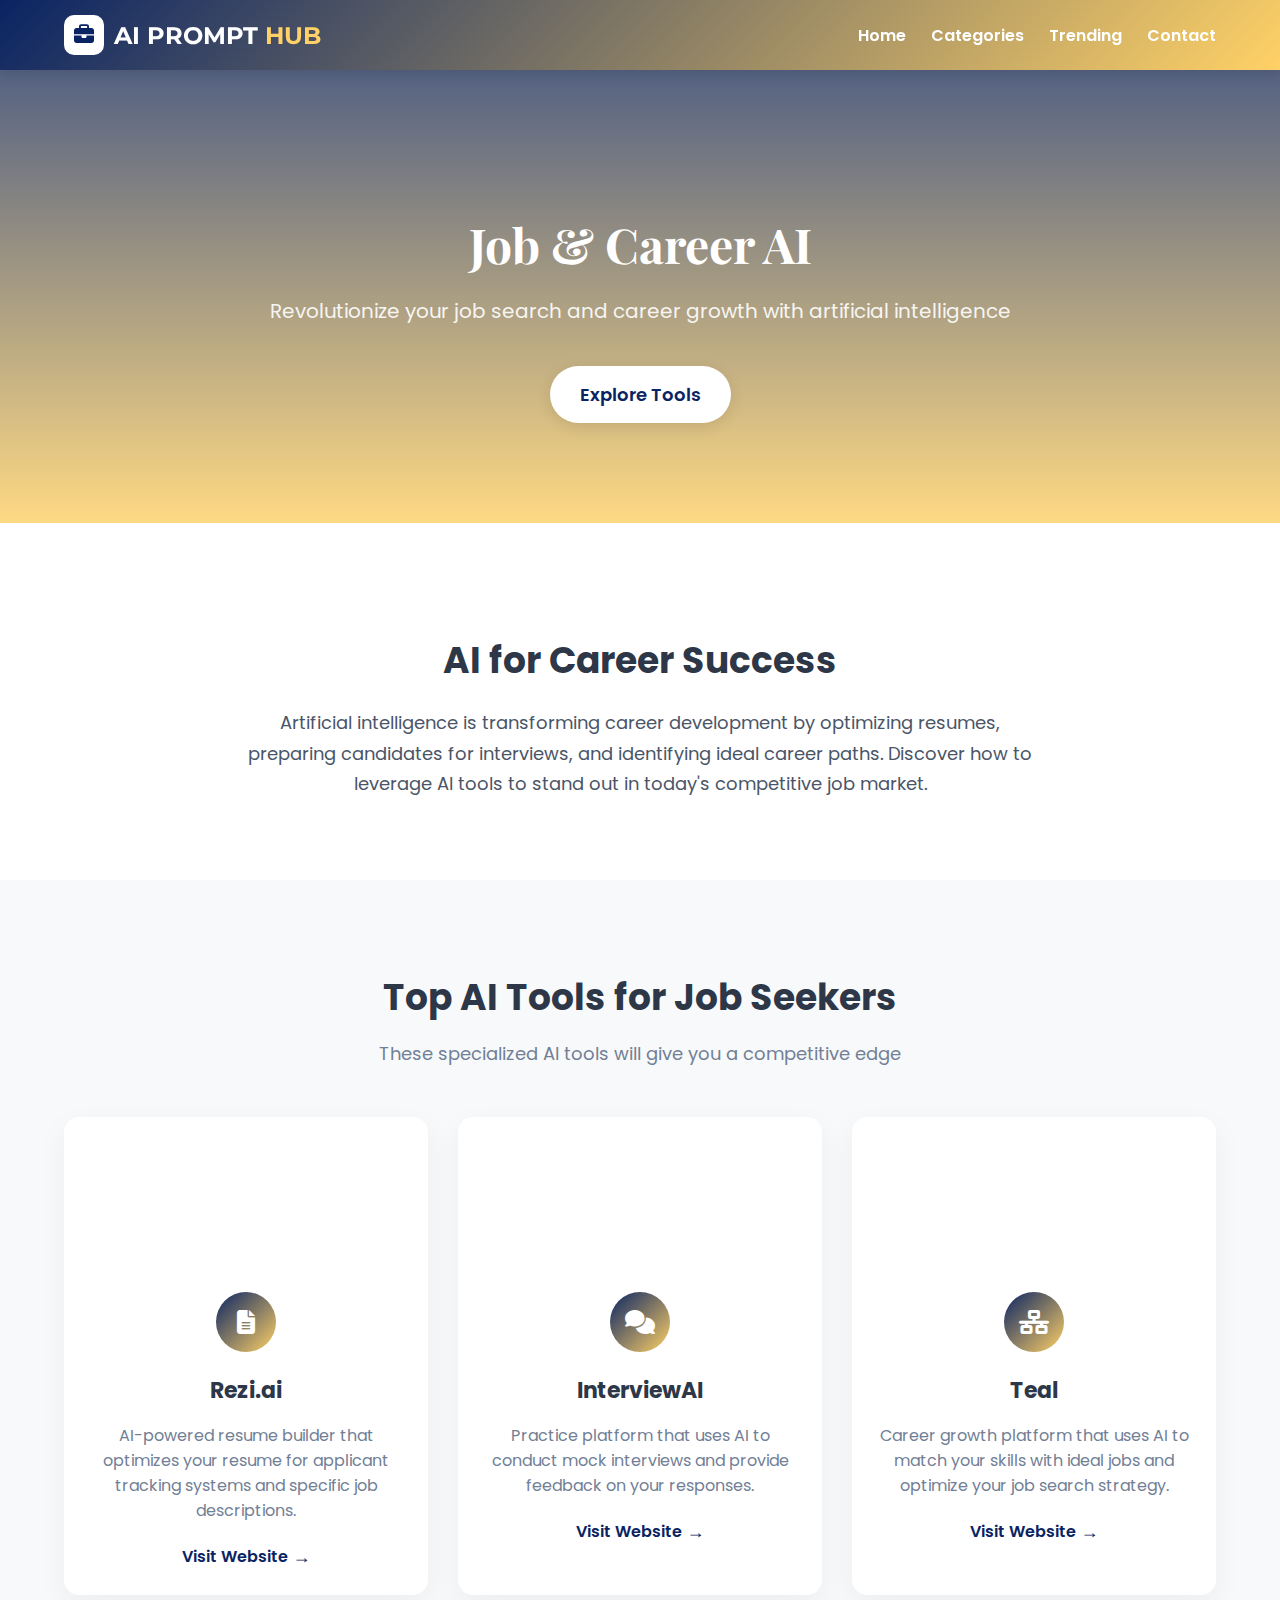
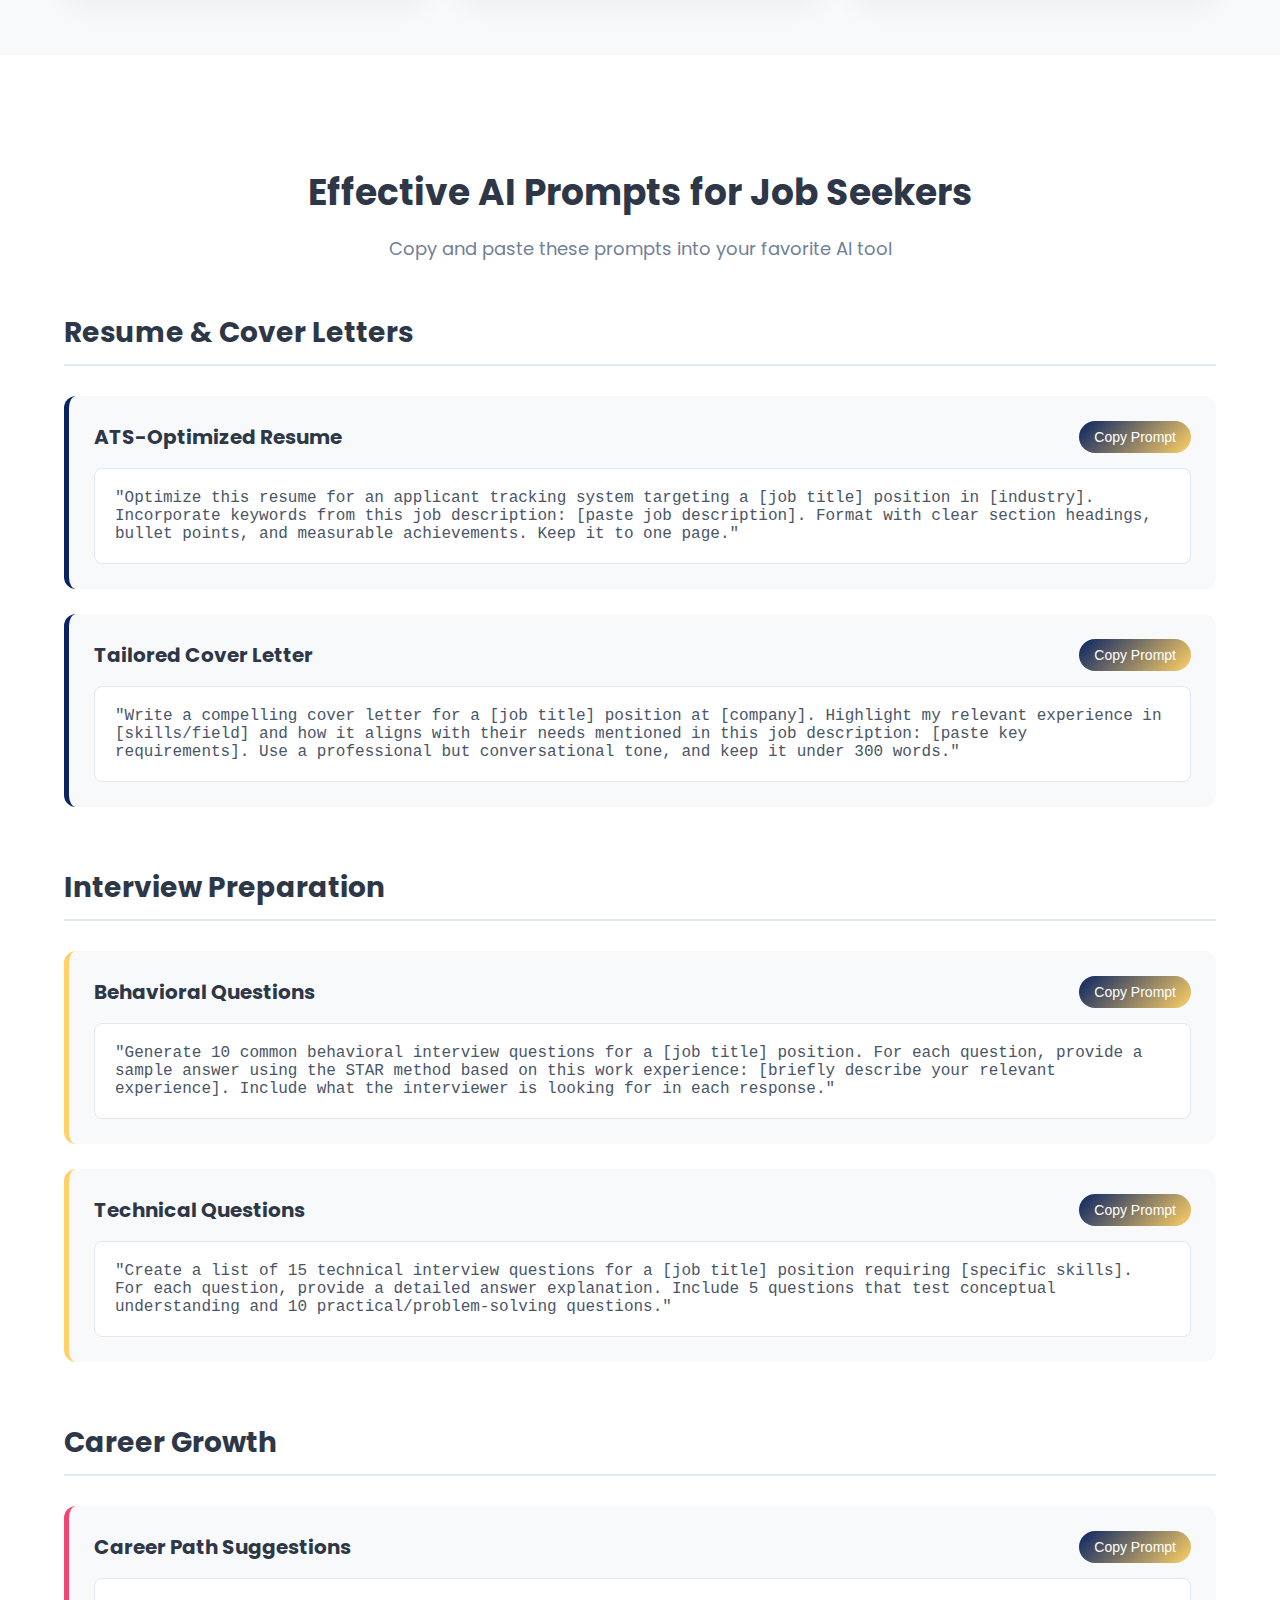
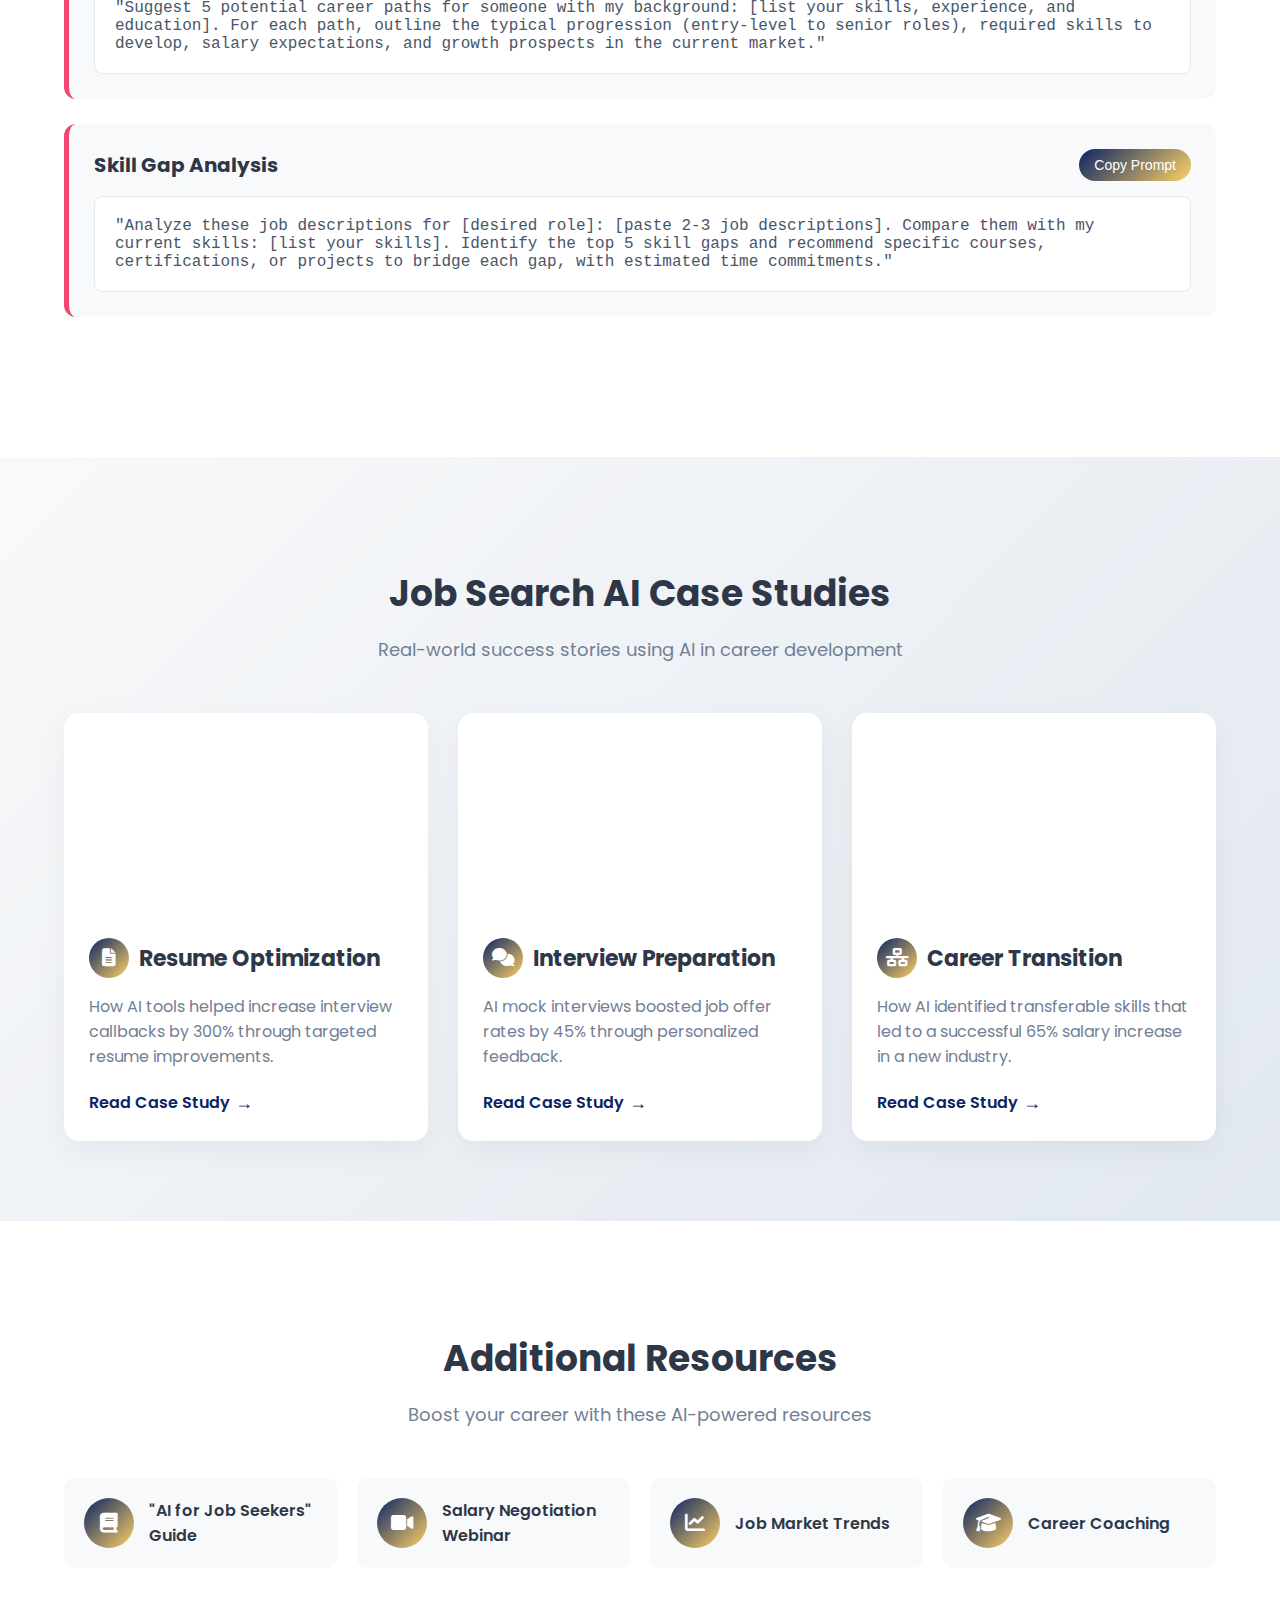
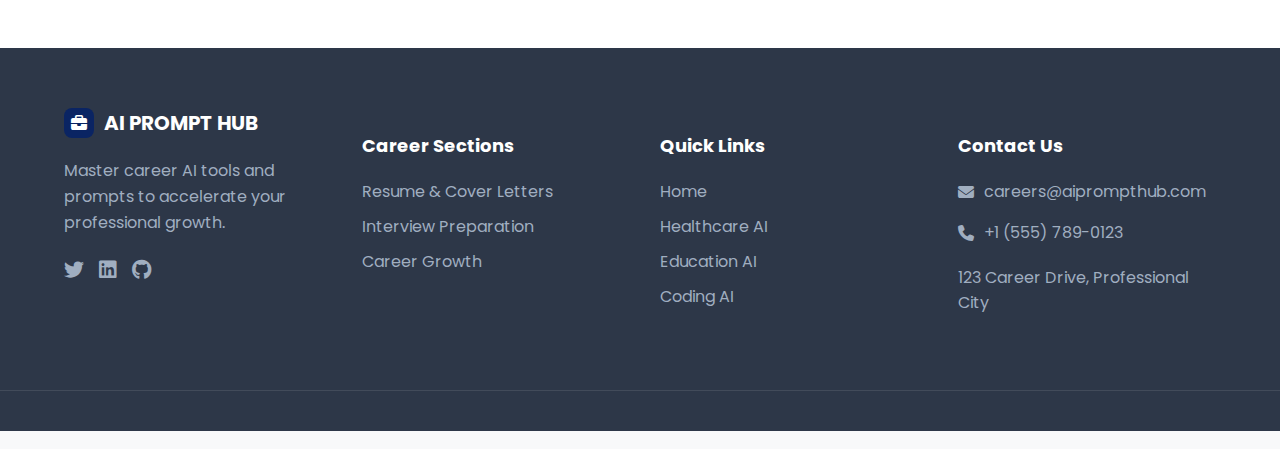
<file: AI prompt Hub/job.html>
<!DOCTYPE html>
<html lang="en">
<head>
    <meta charset="UTF-8">
    <meta name="viewport" content="width=device-width, initial-scale=1.0">
    <title>Job AI - AI Prompt Hub</title>
    <link href="https://fonts.googleapis.com/css2?family=Poppins:wght@300;400;600;700;800&family=Montserrat:wght@700&family=Playfair+Display:wght@700&display=swap" rel="stylesheet">
    <link rel="stylesheet" href="https://cdnjs.cloudflare.com/ajax/libs/font-awesome/6.4.0/css/all.min.css">
</head>
<body style="margin:0;font-family:'Poppins',sans-serif;background:#f8f9fa;">
    <!-- Job Header -->
    <header style="background:linear-gradient(135deg,#0a2463 0%,#ffd166 100%);padding:15px 0;box-shadow:0 4px 12px rgba(0,0,0,0.1);position:fixed;width:100%;top:0;z-index:1000;">
        <div style="width:90%;max-width:1200px;margin:0 auto;display:flex;justify-content:space-between;align-items:center;">
            <div style="display:flex;align-items:center;gap:10px;">
                <div style="width:40px;height:40px;background:#fff;border-radius:10px;display:flex;align-items:center;justify-content:center;color:#0a2463;font-size:20px;font-weight:bold;"><i class="fas fa-briefcase"></i></div>
                <h1 style="margin:0;color:#fff;font-size:24px;font-family:'Montserrat',sans-serif;">AI PROMPT <span style="color:#ffd166;">HUB</span></h1>
            </div>
            <nav>
                <ul style="display:flex;list-style:none;gap:25px;margin:0;">
                    <li><a href="index.html" style="color:#fff;font-weight:600;text-decoration:none;position:relative;padding-bottom:5px;">Home</a></li>
                    <li><a href="index.html#categories" style="color:#fff;font-weight:600;text-decoration:none;position:relative;padding-bottom:5px;">Categories</a></li>
                    <li><a href="index.html#trending" style="color:#fff;font-weight:600;text-decoration:none;position:relative;padding-bottom:5px;">Trending</a></li>
                    <li><a href="index.html#contact" style="color:#fff;font-weight:600;text-decoration:none;position:relative;padding-bottom:5px;">Contact</a></li>
                </ul>
            </nav>
        </div>
    </header>

    <!-- Job Hero -->
    <section style="background:linear-gradient(rgba(10,36,99,0.8), rgba(255,209,102,0.8)), url('https://images.unsplash.com/photo-1521791136064-7986c2920216?ixlib=rb-4.0.3&ixid=M3wxMjA3fDB8MHxwaG90by1wYWdlfHx8fGVufDB8fHx8fA%3D%3D&auto=format&fit=crop&w=1169&q=80') center/cover;color:#fff;padding:180px 0 100px;text-align:center;">
        <div style="width:90%;max-width:800px;margin:0 auto;">
            <h1 style="font-size:48px;margin-bottom:20px;font-family:'Playfair Display',serif;">Job & Career AI</h1>
            <p style="font-size:20px;margin-bottom:40px;opacity:0.9;">Revolutionize your job search and career growth with artificial intelligence</p>
            <a href="#tools" style="display:inline-block;background:#fff;color:#0a2463;padding:15px 30px;border-radius:50px;font-weight:600;text-decoration:none;font-size:18px;box-shadow:0 4px 15px rgba(0,0,0,0.1);transition:all 0.3s ease;">Explore Tools</a>
        </div>
    </section>

    <!-- Introduction -->
    <section style="padding:80px 0;background:#fff;">
        <div style="width:90%;max-width:1200px;margin:0 auto;text-align:center;">
            <h2 style="font-size:36px;margin-bottom:20px;color:#2d3748;">AI for Career Success</h2>
            <p style="font-size:18px;color:#4a5568;max-width:800px;margin:0 auto;line-height:1.7;">Artificial intelligence is transforming career development by optimizing resumes, preparing candidates for interviews, and identifying ideal career paths. Discover how to leverage AI tools to stand out in today's competitive job market.</p>
        </div>
    </section>

    <!-- Top AI Tools -->
    <section id="tools" style="padding:60px 0;background:#f8f9fa;">
        <div style="width:90%;max-width:1200px;margin:0 auto;">
            <h2 style="text-align:center;font-size:36px;margin-bottom:15px;color:#2d3748;">Top AI Tools for Job Seekers</h2>
            <p style="text-align:center;font-size:18px;color:#718096;max-width:700px;margin:0 auto 50px;">These specialized AI tools will give you a competitive edge</p>
            
            <div style="display:grid;grid-template-columns:repeat(auto-fit, minmax(300px, 1fr));gap:30px;">
                <!-- Tool 1 -->
                <div style="background:#fff;border-radius:15px;overflow:hidden;box-shadow:0 10px 30px rgba(0,0,0,0.05);transition:transform 0.3s ease;">
                    <div style="height:200px;background:url('https://images.unsplash.com/photo-1554224155-6726b3ff858f?ixlib=rb-4.0.3&ixid=M3wxMjA3fDB8MHxwaG90by1wYWdlfHx8fGVufDB8fHx8fA%3D%3D&auto=format&fit=crop&w=1112&q=80') center/cover;"></div>
                    <div style="padding:25px;text-align:center;">
                        <div style="width:60px;height:60px;background:linear-gradient(135deg,#0a2463 0%,#ffd166 100%);border-radius:50%;display:flex;align-items:center;justify-content:center;margin:-50px auto 20px;color:#fff;font-size:24px;">
                            <i class="fas fa-file-alt"></i>
                        </div>
                        <h3 style="font-size:22px;margin-bottom:15px;color:#2d3748;">Rezi.ai</h3>
                        <p style="color:#718096;margin-bottom:20px;">AI-powered resume builder that optimizes your resume for applicant tracking systems and specific job descriptions.</p>
                        <a href="https://www.rezi.io" target="_blank" style="color:#0a2463;font-weight:600;text-decoration:none;display:inline-flex;align-items:center;gap:5px;">Visit Website <span style="font-size:18px;">→</span></a>
                    </div>
                </div>
                
                <!-- Tool 2 -->
                <div style="background:#fff;border-radius:15px;overflow:hidden;box-shadow:0 10px 30px rgba(0,0,0,0.05);transition:transform 0.3s ease;">
                    <div style="height:200px;background:url('https://images.unsplash.com/photo-1600880292203-757bb62b4baf?ixlib=rb-4.0.3&ixid=M3wxMjA3fDB8MHxwaG90by1wYWdlfHx8fGVufDB8fHx8fA%3D%3D&auto=format&fit=crop&w=1170&q=80') center/cover;"></div>
                    <div style="padding:25px;text-align:center;">
                        <div style="width:60px;height:60px;background:linear-gradient(135deg,#0a2463 0%,#ffd166 100%);border-radius:50%;display:flex;align-items:center;justify-content:center;margin:-50px auto 20px;color:#fff;font-size:24px;">
                            <i class="fas fa-comments"></i>
                        </div>
                        <h3 style="font-size:22px;margin-bottom:15px;color:#2d3748;">InterviewAI</h3>
                        <p style="color:#718096;margin-bottom:20px;">Practice platform that uses AI to conduct mock interviews and provide feedback on your responses.</p>
                        <a href="https://www.interviewai.com" target="_blank" style="color:#0a2463;font-weight:600;text-decoration:none;display:inline-flex;align-items:center;gap:5px;">Visit Website <span style="font-size:18px;">→</span></a>
                    </div>
                </div>
                
                <!-- Tool 3 -->
                <div style="background:#fff;border-radius:15px;overflow:hidden;box-shadow:0 10px 30px rgba(0,0,0,0.05);transition:transform 0.3s ease;">
                    <div style="height:200px;background:url('https://images.unsplash.com/photo-1454165804606-c3d57bc86b40?ixlib=rb-4.0.3&ixid=M3wxMjA3fDB8MHxwaG90by1wYWdlfHx8fGVufDB8fHx8fA%3D%3D&auto=format&fit=crop&w=1170&q=80') center/cover;"></div>
                    <div style="padding:25px;text-align:center;">
                        <div style="width:60px;height:60px;background:linear-gradient(135deg,#0a2463 0%,#ffd166 100%);border-radius:50%;display:flex;align-items:center;justify-content:center;margin:-50px auto 20px;color:#fff;font-size:24px;">
                            <i class="fas fa-network-wired"></i>
                        </div>
                        <h3 style="font-size:22px;margin-bottom:15px;color:#2d3748;">Teal</h3>
                        <p style="color:#718096;margin-bottom:20px;">Career growth platform that uses AI to match your skills with ideal jobs and optimize your job search strategy.</p>
                        <a href="https://www.tealhq.com" target="_blank" style="color:#0a2463;font-weight:600;text-decoration:none;display:inline-flex;align-items:center;gap:5px;">Visit Website <span style="font-size:18px;">→</span></a>
                    </div>
                </div>
            </div>
        </div>
    </section>

    <!-- AI Prompts Section -->
    <section style="padding:80px 0;background:#fff;">
        <div style="width:90%;max-width:1200px;margin:0 auto;">
            <h2 style="text-align:center;font-size:36px;margin-bottom:15px;color:#2d3748;">Effective AI Prompts for Job Seekers</h2>
            <p style="text-align:center;font-size:18px;color:#718096;max-width:700px;margin:0 auto 50px;">Copy and paste these prompts into your favorite AI tool</p>
            
            <!-- Resume Category -->
            <div style="margin-bottom:60px;">
                <h3 id="resume" style="font-size:28px;margin-bottom:30px;color:#2d3748;padding-bottom:10px;border-bottom:2px solid #e2e8f0;">Resume & Cover Letters</h3>
                
                <!-- Prompt 1 -->
                <div style="background:#f8f9fa;border-radius:12px;padding:25px;margin-bottom:25px;border-left:5px solid #0a2463;">
                    <div style="display:flex;justify-content:space-between;align-items:center;margin-bottom:15px;">
                        <h4 style="font-size:20px;margin:0;color:#2d3748;">ATS-Optimized Resume</h4>
                        <button onclick="copyToClipboard(this)" style="background:linear-gradient(135deg,#0a2463 0%,#ffd166 100%);color:#fff;border:none;padding:8px 15px;border-radius:50px;font-size:14px;cursor:pointer;">Copy Prompt</button>
                    </div>
                    <div style="background:#fff;padding:20px;border-radius:8px;border:1px solid #e2e8f0;">
                        <p style="margin:0;color:#4a5568;font-family:monospace;font-size:16px;">"Optimize this resume for an applicant tracking system targeting a [job title] position in [industry]. Incorporate keywords from this job description: [paste job description]. Format with clear section headings, bullet points, and measurable achievements. Keep it to one page."</p>
                    </div>
                </div>
                
                <!-- Prompt 2 -->
                <div style="background:#f8f9fa;border-radius:12px;padding:25px;margin-bottom:25px;border-left:5px solid #0a2463;">
                    <div style="display:flex;justify-content:space-between;align-items:center;margin-bottom:15px;">
                        <h4 style="font-size:20px;margin:0;color:#2d3748;">Tailored Cover Letter</h4>
                        <button onclick="copyToClipboard(this)" style="background:linear-gradient(135deg,#0a2463 0%,#ffd166 100%);color:#fff;border:none;padding:8px 15px;border-radius:50px;font-size:14px;cursor:pointer;">Copy Prompt</button>
                    </div>
                    <div style="background:#fff;padding:20px;border-radius:8px;border:1px solid #e2e8f0;">
                        <p style="margin:0;color:#4a5568;font-family:monospace;font-size:16px;">"Write a compelling cover letter for a [job title] position at [company]. Highlight my relevant experience in [skills/field] and how it aligns with their needs mentioned in this job description: [paste key requirements]. Use a professional but conversational tone, and keep it under 300 words."</p>
                    </div>
                </div>
            </div>
            
            <!-- Interview Category -->
            <div style="margin-bottom:60px;">
                <h3 id="interview" style="font-size:28px;margin-bottom:30px;color:#2d3748;padding-bottom:10px;border-bottom:2px solid #e2e8f0;">Interview Preparation</h3>
                
                <!-- Prompt 3 -->
                <div style="background:#f8f9fa;border-radius:12px;padding:25px;margin-bottom:25px;border-left:5px solid #ffd166;">
                    <div style="display:flex;justify-content:space-between;align-items:center;margin-bottom:15px;">
                        <h4 style="font-size:20px;margin:0;color:#2d3748;">Behavioral Questions</h4>
                        <button onclick="copyToClipboard(this)" style="background:linear-gradient(135deg,#0a2463 0%,#ffd166 100%);color:#fff;border:none;padding:8px 15px;border-radius:50px;font-size:14px;cursor:pointer;">Copy Prompt</button>
                    </div>
                    <div style="background:#fff;padding:20px;border-radius:8px;border:1px solid #e2e8f0;">
                        <p style="margin:0;color:#4a5568;font-family:monospace;font-size:16px;">"Generate 10 common behavioral interview questions for a [job title] position. For each question, provide a sample answer using the STAR method based on this work experience: [briefly describe your relevant experience]. Include what the interviewer is looking for in each response."</p>
                    </div>
                </div>
                
                <!-- Prompt 4 -->
                <div style="background:#f8f9fa;border-radius:12px;padding:25px;margin-bottom:25px;border-left:5px solid #ffd166;">
                    <div style="display:flex;justify-content:space-between;align-items:center;margin-bottom:15px;">
                        <h4 style="font-size:20px;margin:0;color:#2d3748;">Technical Questions</h4>
                        <button onclick="copyToClipboard(this)" style="background:linear-gradient(135deg,#0a2463 0%,#ffd166 100%);color:#fff;border:none;padding:8px 15px;border-radius:50px;font-size:14px;cursor:pointer;">Copy Prompt</button>
                    </div>
                    <div style="background:#fff;padding:20px;border-radius:8px;border:1px solid #e2e8f0;">
                        <p style="margin:0;color:#4a5568;font-family:monospace;font-size:16px;">"Create a list of 15 technical interview questions for a [job title] position requiring [specific skills]. For each question, provide a detailed answer explanation. Include 5 questions that test conceptual understanding and 10 practical/problem-solving questions."</p>
                    </div>
                </div>
            </div>
            
            <!-- Career Growth Category -->
            <div style="margin-bottom:60px;">
                <h3 id="career" style="font-size:28px;margin-bottom:30px;color:#2d3748;padding-bottom:10px;border-bottom:2px solid #e2e8f0;">Career Growth</h3>
                
                <!-- Prompt 5 -->
                <div style="background:#f8f9fa;border-radius:12px;padding:25px;margin-bottom:25px;border-left:5px solid #ef476f;">
                    <div style="display:flex;justify-content:space-between;align-items:center;margin-bottom:15px;">
                        <h4 style="font-size:20px;margin:0;color:#2d3748;">Career Path Suggestions</h4>
                        <button onclick="copyToClipboard(this)" style="background:linear-gradient(135deg,#0a2463 0%,#ffd166 100%);color:#fff;border:none;padding:8px 15px;border-radius:50px;font-size:14px;cursor:pointer;">Copy Prompt</button>
                    </div>
                    <div style="background:#fff;padding:20px;border-radius:8px;border:1px solid #e2e8f0;">
                        <p style="margin:0;color:#4a5568;font-family:monospace;font-size:16px;">"Suggest 5 potential career paths for someone with my background: [list your skills, experience, and education]. For each path, outline the typical progression (entry-level to senior roles), required skills to develop, salary expectations, and growth prospects in the current market."</p>
                    </div>
                </div>
                
                <!-- Prompt 6 -->
                <div style="background:#f8f9fa;border-radius:12px;padding:25px;margin-bottom:25px;border-left:5px solid #ef476f;">
                    <div style="display:flex;justify-content:space-between;align-items:center;margin-bottom:15px;">
                        <h4 style="font-size:20px;margin:0;color:#2d3748;">Skill Gap Analysis</h4>
                        <button onclick="copyToClipboard(this)" style="background:linear-gradient(135deg,#0a2463 0%,#ffd166 100%);color:#fff;border:none;padding:8px 15px;border-radius:50px;font-size:14px;cursor:pointer;">Copy Prompt</button>
                    </div>
                    <div style="background:#fff;padding:20px;border-radius:8px;border:1px solid #e2e8f0;">
                        <p style="margin:0;color:#4a5568;font-family:monospace;font-size:16px;">"Analyze these job descriptions for [desired role]: [paste 2-3 job descriptions]. Compare them with my current skills: [list your skills]. Identify the top 5 skill gaps and recommend specific courses, certifications, or projects to bridge each gap, with estimated time commitments."</p>
                    </div>
                </div>
            </div>
        </div>
    </section>

    <!-- Case Studies -->
    <section style="padding:80px 0;background:linear-gradient(135deg,#f8f9fa 0%,#e2e8f0 100%);">
        <div style="width:90%;max-width:1200px;margin:0 auto;">
            <h2 style="text-align:center;font-size:36px;margin-bottom:15px;color:#2d3748;">Job Search AI Case Studies</h2>
            <p style="text-align:center;font-size:18px;color:#718096;max-width:700px;margin:0 auto 50px;">Real-world success stories using AI in career development</p>
            
            <div style="display:grid;grid-template-columns:repeat(auto-fit, minmax(300px, 1fr));gap:30px;">
                <!-- Case 1 -->
                <div style="background:#fff;border-radius:15px;overflow:hidden;box-shadow:0 10px 30px rgba(0,0,0,0.05);">
                    <div style="height:200px;background:url('https://images.unsplash.com/photo-1454165804606-c3d57bc86b40?ixlib=rb-4.0.3&ixid=M3wxMjA3fDB8MHxwaG90by1wYWdlfHx8fGVufDB8fHx8fA%3D%3D&auto=format&fit=crop&w=1170&q=80') center/cover;"></div>
                    <div style="padding:25px;">
                        <div style="display:flex;align-items:center;gap:10px;margin-bottom:15px;">
                            <div style="width:40px;height:40px;background:linear-gradient(135deg,#0a2463 0%,#ffd166 100%);border-radius:50%;display:flex;align-items:center;justify-content:center;color:#fff;font-size:18px;">
                                <i class="fas fa-file-alt"></i>
                            </div>
                            <h3 style="font-size:22px;margin:0;color:#2d3748;">Resume Optimization</h3>
                        </div>
                        <p style="color:#718096;margin-bottom:20px;">How AI tools helped increase interview callbacks by 300% through targeted resume improvements.</p>
                        <a href="#" style="color:#0a2463;font-weight:600;text-decoration:none;display:inline-flex;align-items:center;gap:5px;">Read Case Study <span style="font-size:18px;">→</span></a>
                    </div>
                </div>
                
                <!-- Case 2 -->
                <div style="background:#fff;border-radius:15px;overflow:hidden;box-shadow:0 10px 30px rgba(0,0,0,0.05);">
                    <div style="height:200px;background:url('https://images.unsplash.com/photo-1600880292203-757bb62b4baf?ixlib=rb-4.0.3&ixid=M3wxMjA3fDB8MHxwaG90by1wYWdlfHx8fGVufDB8fHx8fA%3D%3D&auto=format&fit=crop&w=1170&q=80') center/cover;"></div>
                    <div style="padding:25px;">
                        <div style="display:flex;align-items:center;gap:10px;margin-bottom:15px;">
                            <div style="width:40px;height:40px;background:linear-gradient(135deg,#0a2463 0%,#ffd166 100%);border-radius:50%;display:flex;align-items:center;justify-content:center;color:#fff;font-size:18px;">
                                <i class="fas fa-comments"></i>
                            </div>
                            <h3 style="font-size:22px;margin:0;color:#2d3748;">Interview Preparation</h3>
                        </div>
                        <p style="color:#718096;margin-bottom:20px;">AI mock interviews boosted job offer rates by 45% through personalized feedback.</p>
                        <a href="#" style="color:#0a2463;font-weight:600;text-decoration:none;display:inline-flex;align-items:center;gap:5px;">Read Case Study <span style="font-size:18px;">→</span></a>
                    </div>
                </div>
                
                <!-- Case 3 -->
                <div style="background:#fff;border-radius:15px;overflow:hidden;box-shadow:0 10px 30px rgba(0,0,0,0.05);">
                    <div style="height:200px;background:url('https://images.unsplash.com/photo-1554224155-6726b3ff858f?ixlib=rb-4.0.3&ixid=M3wxMjA3fDB8MHxwaG90by1wYWdlfHx8fGVufDB8fHx8fA%3D%3D&auto=format&fit=crop&w=1112&q=80') center/cover;"></div>
                    <div style="padding:25px;">
                        <div style="display:flex;align-items:center;gap:10px;margin-bottom:15px;">
                            <div style="width:40px;height:40px;background:linear-gradient(135deg,#0a2463 0%,#ffd166 100%);border-radius:50%;display:flex;align-items:center;justify-content:center;color:#fff;font-size:18px;">
                                <i class="fas fa-network-wired"></i>
                            </div>
                            <h3 style="font-size:22px;margin:0;color:#2d3748;">Career Transition</h3>
                        </div>
                        <p style="color:#718096;margin-bottom:20px;">How AI identified transferable skills that led to a successful 65% salary increase in a new industry.</p>
                        <a href="#" style="color:#0a2463;font-weight:600;text-decoration:none;display:inline-flex;align-items:center;gap:5px;">Read Case Study <span style="font-size:18px;">→</span></a>
                    </div>
                </div>
            </div>
        </div>
    </section>

    <!-- Resources -->
    <section style="padding:80px 0;background:#fff;">
        <div style="width:90%;max-width:1200px;margin:0 auto;">
            <h2 style="text-align:center;font-size:36px;margin-bottom:15px;color:#2d3748;">Additional Resources</h2>
            <p style="text-align:center;font-size:18px;color:#718096;max-width:700px;margin:0 auto 50px;">Boost your career with these AI-powered resources</p>
            
            <div style="display:grid;grid-template-columns:repeat(auto-fit, minmax(250px, 1fr));gap:20px;">
                <a href="#" style="background:#f8f9fa;border-radius:10px;padding:20px;text-decoration:none;display:flex;align-items:center;gap:15px;transition:all 0.3s ease;">
                    <div style="width:50px;height:50px;background:linear-gradient(135deg,#0a2463 0%,#ffd166 100%);border-radius:50%;display:flex;align-items:center;justify-content:center;color:#fff;font-size:20px;flex-shrink:0;">
                        <i class="fas fa-book"></i>
                    </div>
                    <span style="color:#2d3748;font-weight:600;">"AI for Job Seekers" Guide</span>
                </a>
                
                <a href="#" style="background:#f8f9fa;border-radius:10px;padding:20px;text-decoration:none;display:flex;align-items:center;gap:15px;transition:all 0.3s ease;">
                    <div style="width:50px;height:50px;background:linear-gradient(135deg,#0a2463 0%,#ffd166 100%);border-radius:50%;display:flex;align-items:center;justify-content:center;color:#fff;font-size:20px;flex-shrink:0;">
                        <i class="fas fa-video"></i>
                    </div>
                    <span style="color:#2d3748;font-weight:600;">Salary Negotiation Webinar</span>
                </a>
                
                <a href="#" style="background:#f8f9fa;border-radius:10px;padding:20px;text-decoration:none;display:flex;align-items:center;gap:15px;transition:all 0.3s ease;">
                    <div style="width:50px;height:50px;background:linear-gradient(135deg,#0a2463 0%,#ffd166 100%);border-radius:50%;display:flex;align-items:center;justify-content:center;color:#fff;font-size:20px;flex-shrink:0;">
                        <i class="fas fa-chart-line"></i>
                    </div>
                    <span style="color:#2d3748;font-weight:600;">Job Market Trends</span>
                </a>
                
                <a href="#" style="background:#f8f9fa;border-radius:10px;padding:20px;text-decoration:none;display:flex;align-items:center;gap:15px;transition:all 0.3s ease;">
                    <div style="width:50px;height:50px;background:linear-gradient(135deg,#0a2463 0%,#ffd166 100%);border-radius:50%;display:flex;align-items:center;justify-content:center;color:#fff;font-size:20px;flex-shrink:0;">
                        <i class="fas fa-graduation-cap"></i>
                    </div>
                    <span style="color:#2d3748;font-weight:600;">Career Coaching</span>
                </a>
            </div>
        </div>
    </section>

    <!-- Footer -->
    <footer style="background:#2d3748;color:#fff;padding:60px 0 0;">
        <div style="width:90%;max-width:1200px;margin:0 auto;display:grid;grid-template-columns:repeat(auto-fit, minmax(200px, 1fr));gap:40px;">
            <div>
                <div style="display:flex;align-items:center;gap:10px;margin-bottom:20px;">
                    <div style="width:30px;height:30px;background:#0a2463;border-radius:8px;display:flex;align-items:center;justify-content:center;color:#fff;font-weight:bold;"><i class="fas fa-briefcase"></i></div>
                    <h3 style="margin:0;font-size:20px;">AI PROMPT HUB</h3>
                </div>
                <p style="color:#a0aec0;margin-bottom:20px;line-height:1.6;">Master career AI tools and prompts to accelerate your professional growth.</p>
                <div style="display:flex;gap:15px;">
                    <a href="#" style="color:#a0aec0;font-size:20px;"><i class="fab fa-twitter"></i></a>
                    <a href="#" style="color:#a0aec0;font-size:20px;"><i class="fab fa-linkedin"></i></a>
                    <a href="#" style="color:#a0aec0;font-size:20px;"><i class="fab fa-github"></i></a>
                </div>
            </div>
            
            <div>
                <h4 style="font-size:18px;margin-bottom:20px;color:#fff;">Career Sections</h4>
                <ul style="list-style:none;padding:0;margin:0;">
                    <li style="margin-bottom:10px;"><a href="#resume" style="color:#a0aec0;text-decoration:none;">Resume & Cover Letters</a></li>
                    <li style="margin-bottom:10px;"><a href="#interview" style="color:#a0aec0;text-decoration:none;">Interview Preparation</a></li>
                    <li style="margin-bottom:10px;"><a href="#career" style="color:#a0aec0;text-decoration:none;">Career Growth</a></li>
                </ul>
            </div>
            
            <div>
                <h4 style="font-size:18px;margin-bottom:20px;color:#fff;">Quick Links</h4>
                <ul style="list-style:none;padding:0;margin:0;">
                    <li style="margin-bottom:10px;"><a href="index.html" style="color:#a0aec0;text-decoration:none;">Home</a></li>
                    <li style="margin-bottom:10px;"><a href="healthcare.html" style="color:#a0aec0;text-decoration:none;">Healthcare AI</a></li>
                    <li style="margin-bottom:10px;"><a href="education.html" style="color:#a0aec0;text-decoration:none;">Education AI</a></li>
                    <li style="margin-bottom:10px;"><a href="coding.html" style="color:#a0aec0;text-decoration:none;">Coding AI</a></li>
                </ul>
            </div>
            
            <div>
                <h4 style="font-size:18px;margin-bottom:20px;color:#fff;">Contact Us</h4>
                <p style="color:#a0aec0;margin-bottom:15px;display:flex;align-items:center;gap:10px;"><i class="fas fa-envelope"></i> careers@aiprompthub.com</p>
                <p style="color:#a0aec0;margin-bottom:20px;display:flex;align-items:center;gap:10px;"><i class="fas fa-phone"></i> +1 (555) 789-0123</p>
                <p style="color:#a0aec0;margin-bottom:15px;">123 Career Drive, Professional City</p>
            </div>
        </div>
        
        <div style="border-top:1px solid rgba(255,255,255,0.1);margin-top:60px;padding:20px 0;text-align:center;">
</html> 
            <p style="color:#a0aec0;margin
</file>
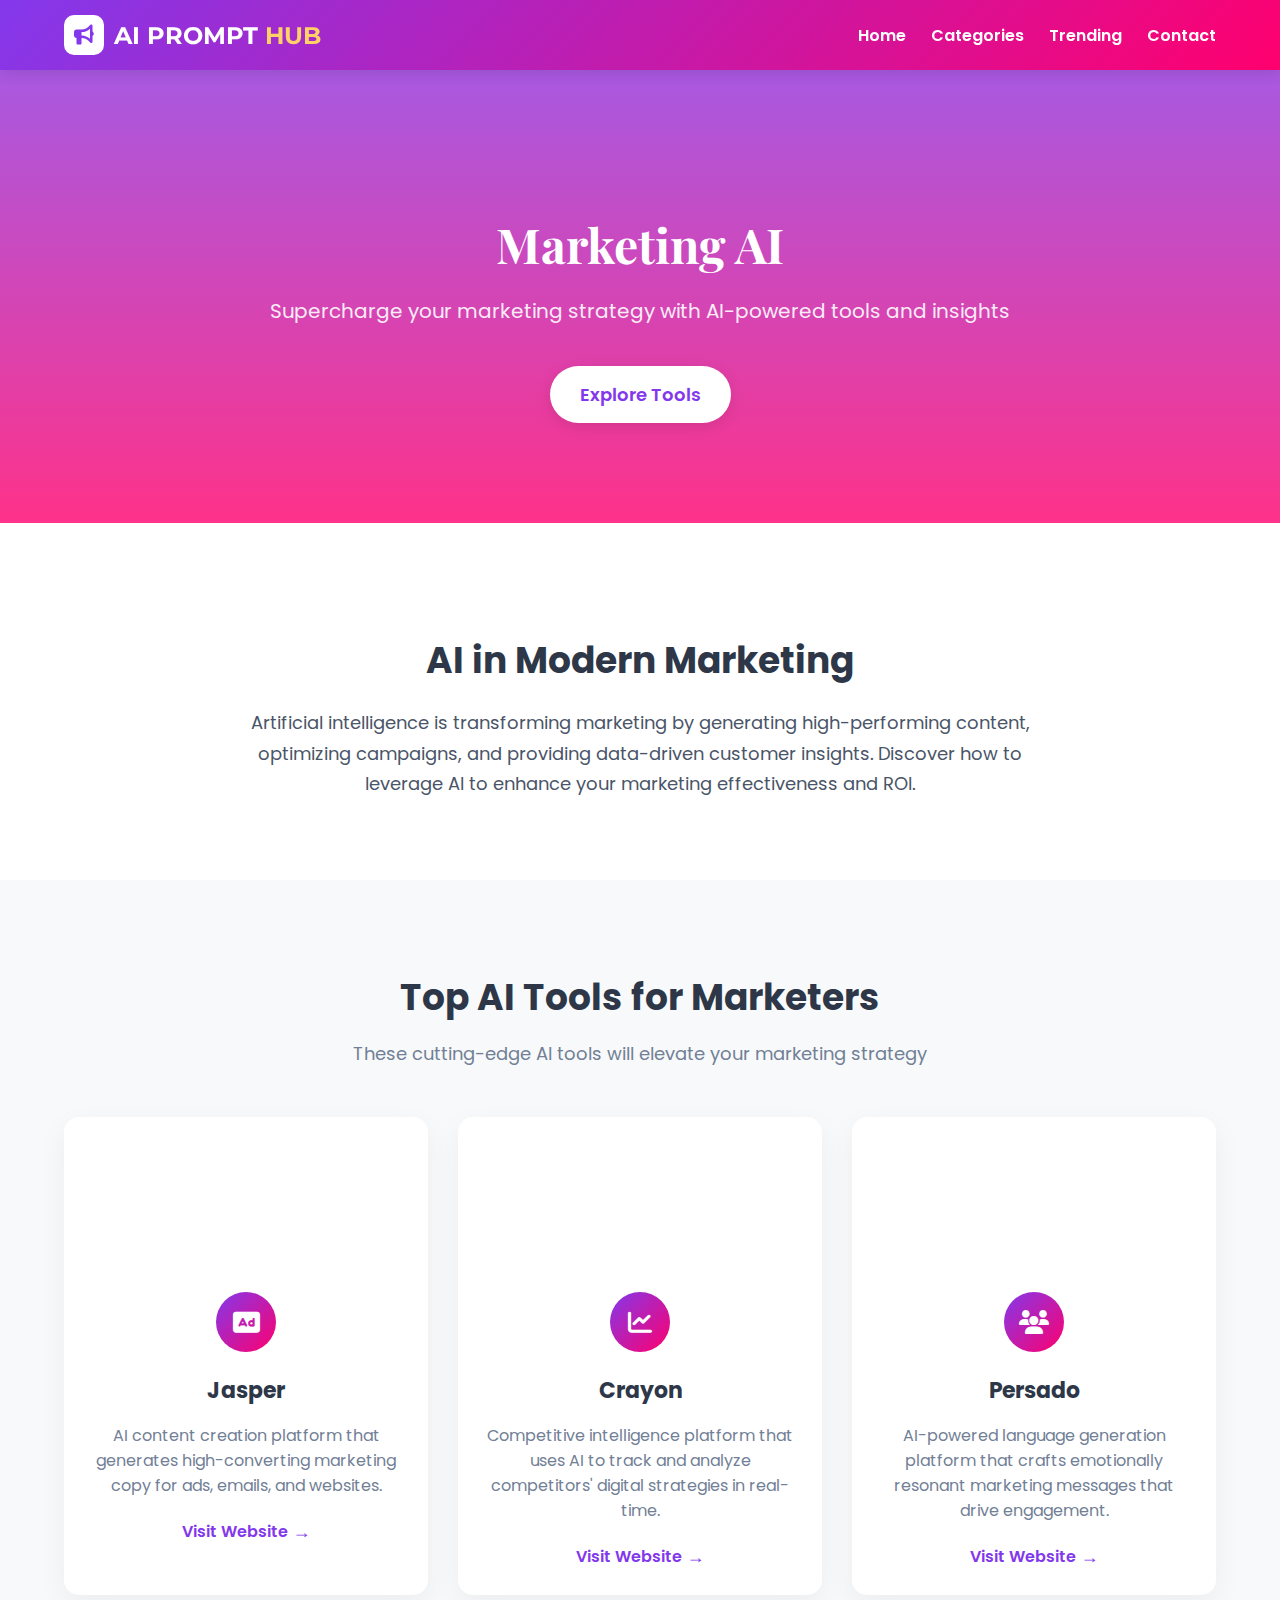
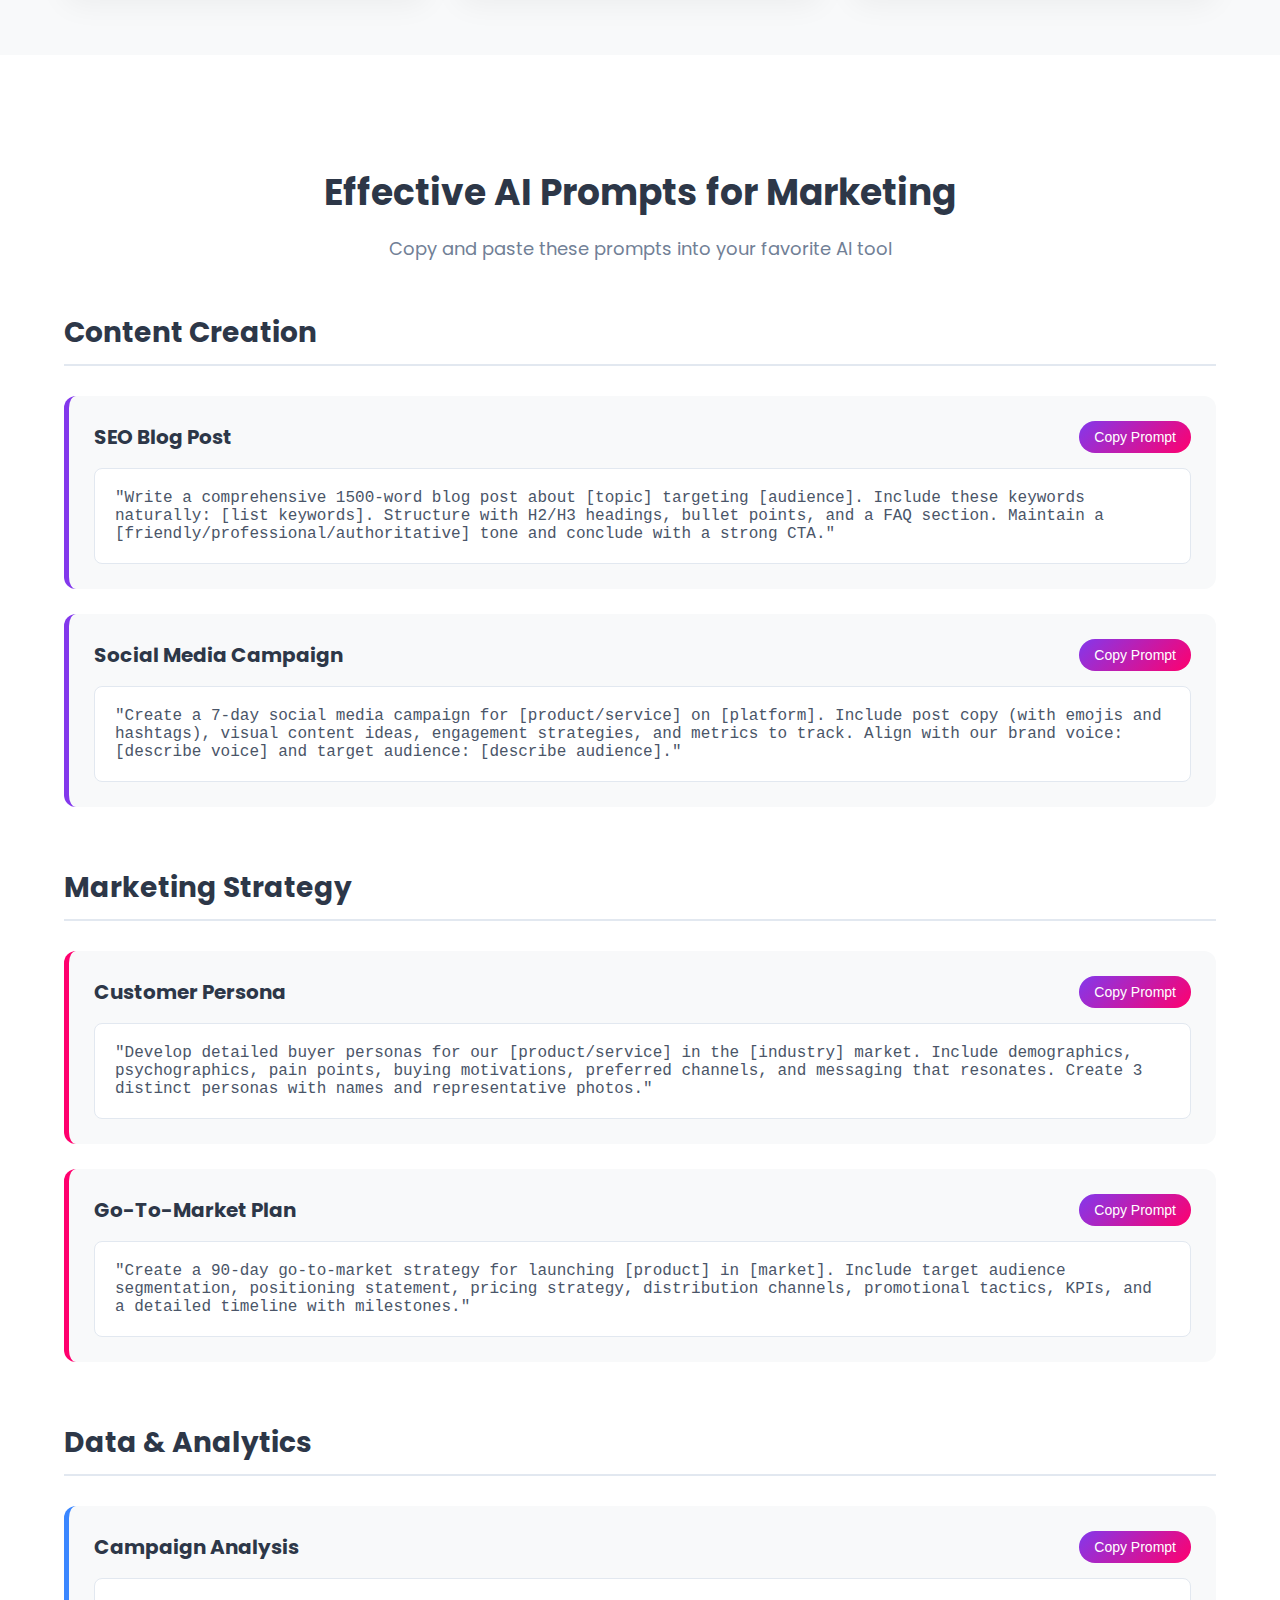
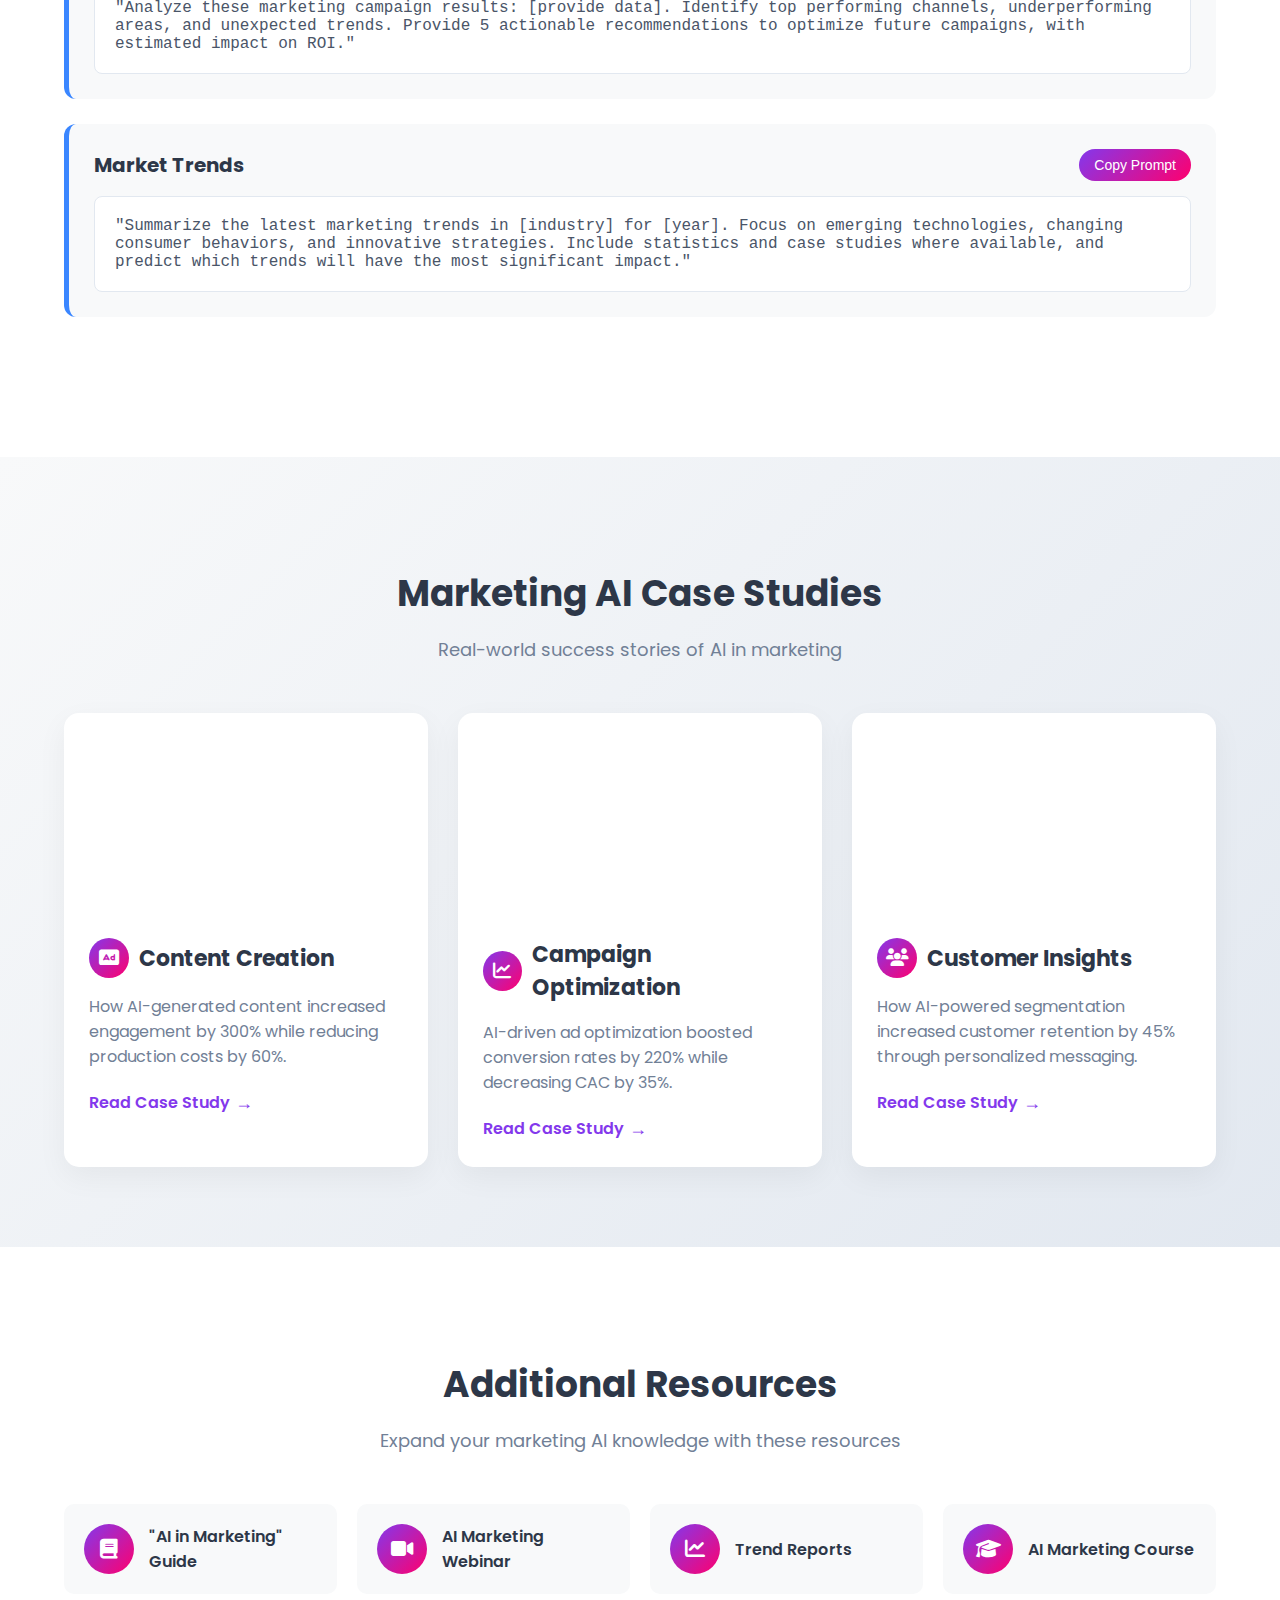
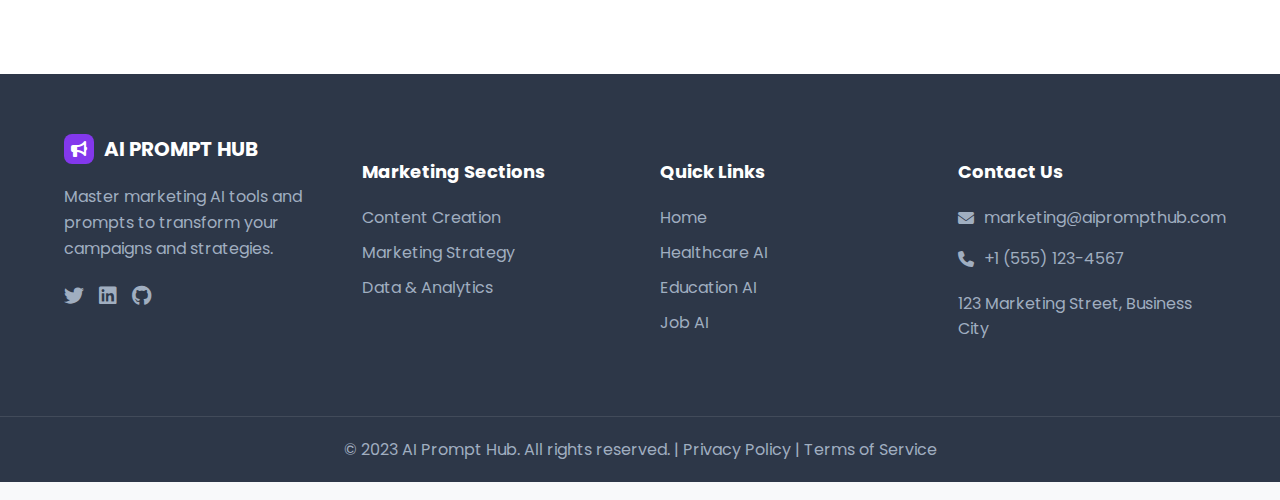
<file: AI prompt Hub/marketing.html>
<!DOCTYPE html>
<html lang="en">
<head>
    <meta charset="UTF-8">
    <meta name="viewport" content="width=device-width, initial-scale=1.0">
    <title>Marketing AI - AI Prompt Hub</title>
    <link href="https://fonts.googleapis.com/css2?family=Poppins:wght@300;400;600;700;800&family=Montserrat:wght@700&family=Playfair+Display:wght@700&display=swap" rel="stylesheet">
    <link rel="stylesheet" href="https://cdnjs.cloudflare.com/ajax/libs/font-awesome/6.4.0/css/all.min.css">
</head>
<body style="margin:0;font-family:'Poppins',sans-serif;background:#f8f9fa;">
    <!-- Marketing Header -->
    <header style="background:linear-gradient(135deg,#8338ec 0%,#ff006e 100%);padding:15px 0;box-shadow:0 4px 12px rgba(0,0,0,0.1);position:fixed;width:100%;top:0;z-index:1000;">
        <div style="width:90%;max-width:1200px;margin:0 auto;display:flex;justify-content:space-between;align-items:center;">
            <div style="display:flex;align-items:center;gap:10px;">
                <div style="width:40px;height:40px;background:#fff;border-radius:10px;display:flex;align-items:center;justify-content:center;color:#8338ec;font-size:20px;font-weight:bold;"><i class="fas fa-bullhorn"></i></div>
                <h1 style="margin:0;color:#fff;font-size:24px;font-family:'Montserrat',sans-serif;">AI PROMPT <span style="color:#ffd166;">HUB</span></h1>
            </div>
            <nav>
                <ul style="display:flex;list-style:none;gap:25px;margin:0;">
                    <li><a href="index.html" style="color:#fff;font-weight:600;text-decoration:none;position:relative;padding-bottom:5px;">Home</a></li>
                    <li><a href="index.html#categories" style="color:#fff;font-weight:600;text-decoration:none;position:relative;padding-bottom:5px;">Categories</a></li>
                    <li><a href="index.html#trending" style="color:#fff;font-weight:600;text-decoration:none;position:relative;padding-bottom:5px;">Trending</a></li>
                    <li><a href="index.html#contact" style="color:#fff;font-weight:600;text-decoration:none;position:relative;padding-bottom:5px;">Contact</a></li>
                </ul>
            </nav>
        </div>
    </header>

    <!-- Marketing Hero -->
    <section style="background:linear-gradient(rgba(131,56,236,0.8), rgba(255,0,110,0.8)), url('https://images.unsplash.com/photo-1551288049-bebda4e38f71?ixlib=rb-4.0.3&ixid=M3wxMjA3fDB8MHxwaG90by1wYWdlfHx8fGVufDB8fHx8fA%3D%3D&auto=format&fit=crop&w=1170&q=80') center/cover;color:#fff;padding:180px 0 100px;text-align:center;">
        <div style="width:90%;max-width:800px;margin:0 auto;">
            <h1 style="font-size:48px;margin-bottom:20px;font-family:'Playfair Display',serif;">Marketing AI</h1>
            <p style="font-size:20px;margin-bottom:40px;opacity:0.9;">Supercharge your marketing strategy with AI-powered tools and insights</p>
            <a href="#tools" style="display:inline-block;background:#fff;color:#8338ec;padding:15px 30px;border-radius:50px;font-weight:600;text-decoration:none;font-size:18px;box-shadow:0 4px 15px rgba(0,0,0,0.1);transition:all 0.3s ease;">Explore Tools</a>
        </div>
    </section>

    <!-- Introduction -->
    <section style="padding:80px 0;background:#fff;">
        <div style="width:90%;max-width:1200px;margin:0 auto;text-align:center;">
            <h2 style="font-size:36px;margin-bottom:20px;color:#2d3748;">AI in Modern Marketing</h2>
            <p style="font-size:18px;color:#4a5568;max-width:800px;margin:0 auto;line-height:1.7;">Artificial intelligence is transforming marketing by generating high-performing content, optimizing campaigns, and providing data-driven customer insights. Discover how to leverage AI to enhance your marketing effectiveness and ROI.</p>
        </div>
    </section>

    <!-- Top AI Tools -->
    <section id="tools" style="padding:60px 0;background:#f8f9fa;">
        <div style="width:90%;max-width:1200px;margin:0 auto;">
            <h2 style="text-align:center;font-size:36px;margin-bottom:15px;color:#2d3748;">Top AI Tools for Marketers</h2>
            <p style="text-align:center;font-size:18px;color:#718096;max-width:700px;margin:0 auto 50px;">These cutting-edge AI tools will elevate your marketing strategy</p>
            
            <div style="display:grid;grid-template-columns:repeat(auto-fit, minmax(300px, 1fr));gap:30px;">
                <!-- Tool 1 -->
                <div style="background:#fff;border-radius:15px;overflow:hidden;box-shadow:0 10px 30px rgba(0,0,0,0.05);transition:transform 0.3s ease;">
                    <div style="height:200px;background:url('https://images.unsplash.com/photo-1551288049-bebda4e38f71?ixlib=rb-4.0.3&ixid=M3wxMjA3fDB8MHxwaG90by1wYWdlfHx8fGVufDB8fHx8fA%3D%3D&auto=format&fit=crop&w=1170&q=80') center/cover;"></div>
                    <div style="padding:25px;text-align:center;">
                        <div style="width:60px;height:60px;background:linear-gradient(135deg,#8338ec 0%,#ff006e 100%);border-radius:50%;display:flex;align-items:center;justify-content:center;margin:-50px auto 20px;color:#fff;font-size:24px;">
                            <i class="fas fa-ad"></i>
                        </div>
                        <h3 style="font-size:22px;margin-bottom:15px;color:#2d3748;">Jasper</h3>
                        <p style="color:#718096;margin-bottom:20px;">AI content creation platform that generates high-converting marketing copy for ads, emails, and websites.</p>
                        <a href="https://www.jasper.ai" target="_blank" style="color:#8338ec;font-weight:600;text-decoration:none;display:inline-flex;align-items:center;gap:5px;">Visit Website <span style="font-size:18px;">→</span></a>
                    </div>
                </div>
                
                <!-- Tool 2 -->
                <div style="background:#fff;border-radius:15px;overflow:hidden;box-shadow:0 10px 30px rgba(0,0,0,0.05);transition:transform 0.3s ease;">
                    <div style="height:200px;background:url('https://images.unsplash.com/photo-1460925895917-afdab827c52f?ixlib=rb-4.0.3&ixid=M3wxMjA3fDB8MHxwaG90by1wYWdlfHx8fGVufDB8fHx8fA%3D%3D&auto=format&fit=crop&w=1115&q=80') center/cover;"></div>
                    <div style="padding:25px;text-align:center;">
                        <div style="width:60px;height:60px;background:linear-gradient(135deg,#8338ec 0%,#ff006e 100%);border-radius:50%;display:flex;align-items:center;justify-content:center;margin:-50px auto 20px;color:#fff;font-size:24px;">
                            <i class="fas fa-chart-line"></i>
                        </div>
                        <h3 style="font-size:22px;margin-bottom:15px;color:#2d3748;">Crayon</h3>
                        <p style="color:#718096;margin-bottom:20px;">Competitive intelligence platform that uses AI to track and analyze competitors' digital strategies in real-time.</p>
                        <a href="https://www.crayon.co" target="_blank" style="color:#8338ec;font-weight:600;text-decoration:none;display:inline-flex;align-items:center;gap:5px;">Visit Website <span style="font-size:18px;">→</span></a>
                    </div>
                </div>
                
                <!-- Tool 3 -->
                <div style="background:#fff;border-radius:15px;overflow:hidden;box-shadow:0 10px 30px rgba(0,0,0,0.05);transition:transform 0.3s ease;">
                    <div style="height:200px;background:url('https://images.unsplash.com/photo-1552664730-d307ca884978?ixlib=rb-4.0.3&ixid=M3wxMjA3fDB8MHxwaG90by1wYWdlfHx8fGVufDB8fHx8fA%3D%3D&auto=format&fit=crop&w=1170&q=80') center/cover;"></div>
                    <div style="padding:25px;text-align:center;">
                        <div style="width:60px;height:60px;background:linear-gradient(135deg,#8338ec 0%,#ff006e 100%);border-radius:50%;display:flex;align-items:center;justify-content:center;margin:-50px auto 20px;color:#fff;font-size:24px;">
                            <i class="fas fa-users"></i>
                        </div>
                        <h3 style="font-size:22px;margin-bottom:15px;color:#2d3748;">Persado</h3>
                        <p style="color:#718096;margin-bottom:20px;">AI-powered language generation platform that crafts emotionally resonant marketing messages that drive engagement.</p>
                        <a href="https://www.persado.com" target="_blank" style="color:#8338ec;font-weight:600;text-decoration:none;display:inline-flex;align-items:center;gap:5px;">Visit Website <span style="font-size:18px;">→</span></a>
                    </div>
                </div>
            </div>
        </div>
    </section>

    <!-- AI Prompts Section -->
    <section style="padding:80px 0;background:#fff;">
        <div style="width:90%;max-width:1200px;margin:0 auto;">
            <h2 style="text-align:center;font-size:36px;margin-bottom:15px;color:#2d3748;">Effective AI Prompts for Marketing</h2>
            <p style="text-align:center;font-size:18px;color:#718096;max-width:700px;margin:0 auto 50px;">Copy and paste these prompts into your favorite AI tool</p>
            
            <!-- Content Creation Category -->
            <div style="margin-bottom:60px;">
                <h3 id="content" style="font-size:28px;margin-bottom:30px;color:#2d3748;padding-bottom:10px;border-bottom:2px solid #e2e8f0;">Content Creation</h3>
                
                <!-- Prompt 1 -->
                <div style="background:#f8f9fa;border-radius:12px;padding:25px;margin-bottom:25px;border-left:5px solid #8338ec;">
                    <div style="display:flex;justify-content:space-between;align-items:center;margin-bottom:15px;">
                        <h4 style="font-size:20px;margin:0;color:#2d3748;">SEO Blog Post</h4>
                        <button onclick="copyToClipboard(this)" style="background:linear-gradient(135deg,#8338ec 0%,#ff006e 100%);color:#fff;border:none;padding:8px 15px;border-radius:50px;font-size:14px;cursor:pointer;">Copy Prompt</button>
                    </div>
                    <div style="background:#fff;padding:20px;border-radius:8px;border:1px solid #e2e8f0;">
                        <p style="margin:0;color:#4a5568;font-family:monospace;font-size:16px;">"Write a comprehensive 1500-word blog post about [topic] targeting [audience]. Include these keywords naturally: [list keywords]. Structure with H2/H3 headings, bullet points, and a FAQ section. Maintain a [friendly/professional/authoritative] tone and conclude with a strong CTA."</p>
                    </div>
                </div>
                
                <!-- Prompt 2 -->
                <div style="background:#f8f9fa;border-radius:12px;padding:25px;margin-bottom:25px;border-left:5px solid #8338ec;">
                    <div style="display:flex;justify-content:space-between;align-items:center;margin-bottom:15px;">
                        <h4 style="font-size:20px;margin:0;color:#2d3748;">Social Media Campaign</h4>
                        <button onclick="copyToClipboard(this)" style="background:linear-gradient(135deg,#8338ec 0%,#ff006e 100%);color:#fff;border:none;padding:8px 15px;border-radius:50px;font-size:14px;cursor:pointer;">Copy Prompt</button>
                    </div>
                    <div style="background:#fff;padding:20px;border-radius:8px;border:1px solid #e2e8f0;">
                        <p style="margin:0;color:#4a5568;font-family:monospace;font-size:16px;">"Create a 7-day social media campaign for [product/service] on [platform]. Include post copy (with emojis and hashtags), visual content ideas, engagement strategies, and metrics to track. Align with our brand voice: [describe voice] and target audience: [describe audience]."</p>
                    </div>
                </div>
            </div>
            
            <!-- Strategy Category -->
            <div style="margin-bottom:60px;">
                <h3 id="strategy" style="font-size:28px;margin-bottom:30px;color:#2d3748;padding-bottom:10px;border-bottom:2px solid #e2e8f0;">Marketing Strategy</h3>
                
                <!-- Prompt 3 -->
                <div style="background:#f8f9fa;border-radius:12px;padding:25px;margin-bottom:25px;border-left:5px solid #ff006e;">
                    <div style="display:flex;justify-content:space-between;align-items:center;margin-bottom:15px;">
                        <h4 style="font-size:20px;margin:0;color:#2d3748;">Customer Persona</h4>
                        <button onclick="copyToClipboard(this)" style="background:linear-gradient(135deg,#8338ec 0%,#ff006e 100%);color:#fff;border:none;padding:8px 15px;border-radius:50px;font-size:14px;cursor:pointer;">Copy Prompt</button>
                    </div>
                    <div style="background:#fff;padding:20px;border-radius:8px;border:1px solid #e2e8f0;">
                        <p style="margin:0;color:#4a5568;font-family:monospace;font-size:16px;">"Develop detailed buyer personas for our [product/service] in the [industry] market. Include demographics, psychographics, pain points, buying motivations, preferred channels, and messaging that resonates. Create 3 distinct personas with names and representative photos."</p>
                    </div>
                </div>
                
                <!-- Prompt 4 -->
                <div style="background:#f8f9fa;border-radius:12px;padding:25px;margin-bottom:25px;border-left:5px solid #ff006e;">
                    <div style="display:flex;justify-content:space-between;align-items:center;margin-bottom:15px;">
                        <h4 style="font-size:20px;margin:0;color:#2d3748;">Go-To-Market Plan</h4>
                        <button onclick="copyToClipboard(this)" style="background:linear-gradient(135deg,#8338ec 0%,#ff006e 100%);color:#fff;border:none;padding:8px 15px;border-radius:50px;font-size:14px;cursor:pointer;">Copy Prompt</button>
                    </div>
                    <div style="background:#fff;padding:20px;border-radius:8px;border:1px solid #e2e8f0;">
                        <p style="margin:0;color:#4a5568;font-family:monospace;font-size:16px;">"Create a 90-day go-to-market strategy for launching [product] in [market]. Include target audience segmentation, positioning statement, pricing strategy, distribution channels, promotional tactics, KPIs, and a detailed timeline with milestones."</p>
                    </div>
                </div>
            </div>
            
            <!-- Analytics Category -->
            <div style="margin-bottom:60px;">
                <h3 id="analytics" style="font-size:28px;margin-bottom:30px;color:#2d3748;padding-bottom:10px;border-bottom:2px solid #e2e8f0;">Data & Analytics</h3>
                
                <!-- Prompt 5 -->
                <div style="background:#f8f9fa;border-radius:12px;padding:25px;margin-bottom:25px;border-left:5px solid #3a86ff;">
                    <div style="display:flex;justify-content:space-between;align-items:center;margin-bottom:15px;">
                        <h4 style="font-size:20px;margin:0;color:#2d3748;">Campaign Analysis</h4>
                        <button onclick="copyToClipboard(this)" style="background:linear-gradient(135deg,#8338ec 0%,#ff006e 100%);color:#fff;border:none;padding:8px 15px;border-radius:50px;font-size:14px;cursor:pointer;">Copy Prompt</button>
                    </div>
                    <div style="background:#fff;padding:20px;border-radius:8px;border:1px solid #e2e8f0;">
                        <p style="margin:0;color:#4a5568;font-family:monospace;font-size:16px;">"Analyze these marketing campaign results: [provide data]. Identify top performing channels, underperforming areas, and unexpected trends. Provide 5 actionable recommendations to optimize future campaigns, with estimated impact on ROI."</p>
                    </div>
                </div>
                
                <!-- Prompt 6 -->
                <div style="background:#f8f9fa;border-radius:12px;padding:25px;margin-bottom:25px;border-left:5px solid #3a86ff;">
                    <div style="display:flex;justify-content:space-between;align-items:center;margin-bottom:15px;">
                        <h4 style="font-size:20px;margin:0;color:#2d3748;">Market Trends</h4>
                        <button onclick="copyToClipboard(this)" style="background:linear-gradient(135deg,#8338ec 0%,#ff006e 100%);color:#fff;border:none;padding:8px 15px;border-radius:50px;font-size:14px;cursor:pointer;">Copy Prompt</button>
                    </div>
                    <div style="background:#fff;padding:20px;border-radius:8px;border:1px solid #e2e8f0;">
                        <p style="margin:0;color:#4a5568;font-family:monospace;font-size:16px;">"Summarize the latest marketing trends in [industry] for [year]. Focus on emerging technologies, changing consumer behaviors, and innovative strategies. Include statistics and case studies where available, and predict which trends will have the most significant impact."</p>
                    </div>
                </div>
            </div>
        </div>
    </section>

    <!-- Case Studies -->
    <section style="padding:80px 0;background:linear-gradient(135deg,#f8f9fa 0%,#e2e8f0 100%);">
        <div style="width:90%;max-width:1200px;margin:0 auto;">
            <h2 style="text-align:center;font-size:36px;margin-bottom:15px;color:#2d3748;">Marketing AI Case Studies</h2>
            <p style="text-align:center;font-size:18px;color:#718096;max-width:700px;margin:0 auto 50px;">Real-world success stories of AI in marketing</p>
            
            <div style="display:grid;grid-template-columns:repeat(auto-fit, minmax(300px, 1fr));gap:30px;">
                <!-- Case 1 -->
                <div style="background:#fff;border-radius:15px;overflow:hidden;box-shadow:0 10px 30px rgba(0,0,0,0.05);">
                    <div style="height:200px;background:url('https://images.unsplash.com/photo-1551288049-bebda4e38f71?ixlib=rb-4.0.3&ixid=M3wxMjA3fDB8MHxwaG90by1wYWdlfHx8fGVufDB8fHx8fA%3D%3D&auto=format&fit=crop&w=1170&q=80') center/cover;"></div>
                    <div style="padding:25px;">
                        <div style="display:flex;align-items:center;gap:10px;margin-bottom:15px;">
                            <div style="width:40px;height:40px;background:linear-gradient(135deg,#8338ec 0%,#ff006e 100%);border-radius:50%;display:flex;align-items:center;justify-content:center;color:#fff;font-size:18px;">
                                <i class="fas fa-ad"></i>
                            </div>
                            <h3 style="font-size:22px;margin:0;color:#2d3748;">Content Creation</h3>
                        </div>
                        <p style="color:#718096;margin-bottom:20px;">How AI-generated content increased engagement by 300% while reducing production costs by 60%.</p>
                        <a href="#" style="color:#8338ec;font-weight:600;text-decoration:none;display:inline-flex;align-items:center;gap:5px;">Read Case Study <span style="font-size:18px;">→</span></a>
                    </div>
                </div>
                
                <!-- Case 2 -->
                <div style="background:#fff;border-radius:15px;overflow:hidden;box-shadow:0 10px 30px rgba(0,0,0,0.05);">
                    <div style="height:200px;background:url('https://images.unsplash.com/photo-1460925895917-afdab827c52f?ixlib=rb-4.0.3&ixid=M3wxMjA3fDB8MHxwaG90by1wYWdlfHx8fGVufDB8fHx8fA%3D%3D&auto=format&fit=crop&w=1115&q=80') center/cover;"></div>
                    <div style="padding:25px;">
                        <div style="display:flex;align-items:center;gap:10px;margin-bottom:15px;">
                            <div style="width:40px;height:40px;background:linear-gradient(135deg,#8338ec 0%,#ff006e 100%);border-radius:50%;display:flex;align-items:center;justify-content:center;color:#fff;font-size:18px;">
                                <i class="fas fa-chart-line"></i>
                            </div>
                            <h3 style="font-size:22px;margin:0;color:#2d3748;">Campaign Optimization</h3>
                        </div>
                        <p style="color:#718096;margin-bottom:20px;">AI-driven ad optimization boosted conversion rates by 220% while decreasing CAC by 35%.</p>
                        <a href="#" style="color:#8338ec;font-weight:600;text-decoration:none;display:inline-flex;align-items:center;gap:5px;">Read Case Study <span style="font-size:18px;">→</span></a>
                    </div>
                </div>
                
                <!-- Case 3 -->
                <div style="background:#fff;border-radius:15px;overflow:hidden;box-shadow:0 10px 30px rgba(0,0,0,0.05);">
                    <div style="height:200px;background:url('https://images.unsplash.com/photo-1552664730-d307ca884978?ixlib=rb-4.0.3&ixid=M3wxMjA3fDB8MHxwaG90by1wYWdlfHx8fGVufDB8fHx8fA%3D%3D&auto=format&fit=crop&w=1170&q=80') center/cover;"></div>
                    <div style="padding:25px;">
                        <div style="display:flex;align-items:center;gap:10px;margin-bottom:15px;">
                            <div style="width:40px;height:40px;background:linear-gradient(135deg,#8338ec 0%,#ff006e 100%);border-radius:50%;display:flex;align-items:center;justify-content:center;color:#fff;font-size:18px;">
                                <i class="fas fa-users"></i>
                            </div>
                            <h3 style="font-size:22px;margin:0;color:#2d3748;">Customer Insights</h3>
                        </div>
                        <p style="color:#718096;margin-bottom:20px;">How AI-powered segmentation increased customer retention by 45% through personalized messaging.</p>
                        <a href="#" style="color:#8338ec;font-weight:600;text-decoration:none;display:inline-flex;align-items:center;gap:5px;">Read Case Study <span style="font-size:18px;">→</span></a>
                    </div>
                </div>
            </div>
        </div>
    </section>

    <!-- Resources -->
    <section style="padding:80px 0;background:#fff;">
        <div style="width:90%;max-width:1200px;margin:0 auto;">
            <h2 style="text-align:center;font-size:36px;margin-bottom:15px;color:#2d3748;">Additional Resources</h2>
            <p style="text-align:center;font-size:18px;color:#718096;max-width:700px;margin:0 auto 50px;">Expand your marketing AI knowledge with these resources</p>
            
            <div style="display:grid;grid-template-columns:repeat(auto-fit, minmax(250px, 1fr));gap:20px;">
                <a href="#" style="background:#f8f9fa;border-radius:10px;padding:20px;text-decoration:none;display:flex;align-items:center;gap:15px;transition:all 0.3s ease;">
                    <div style="width:50px;height:50px;background:linear-gradient(135deg,#8338ec 0%,#ff006e 100%);border-radius:50%;display:flex;align-items:center;justify-content:center;color:#fff;font-size:20px;flex-shrink:0;">
                        <i class="fas fa-book"></i>
                    </div>
                    <span style="color:#2d3748;font-weight:600;">"AI in Marketing" Guide</span>
                </a>
                
                <a href="#" style="background:#f8f9fa;border-radius:10px;padding:20px;text-decoration:none;display:flex;align-items:center;gap:15px;transition:all 0.3s ease;">
                    <div style="width:50px;height:50px;background:linear-gradient(135deg,#8338ec 0%,#ff006e 100%);border-radius:50%;display:flex;align-items:center;justify-content:center;color:#fff;font-size:20px;flex-shrink:0;">
                        <i class="fas fa-video"></i>
                    </div>
                    <span style="color:#2d3748;font-weight:600;">AI Marketing Webinar</span>
                </a>
                
                <a href="#" style="background:#f8f9fa;border-radius:10px;padding:20px;text-decoration:none;display:flex;align-items:center;gap:15px;transition:all 0.3s ease;">
                    <div style="width:50px;height:50px;background:linear-gradient(135deg,#8338ec 0%,#ff006e 100%);border-radius:50%;display:flex;align-items:center;justify-content:center;color:#fff;font-size:20px;flex-shrink:0;">
                        <i class="fas fa-chart-line"></i>
                    </div>
                    <span style="color:#2d3748;font-weight:600;">Trend Reports</span>
                </a>
                
                <a href="#" style="background:#f8f9fa;border-radius:10px;padding:20px;text-decoration:none;display:flex;align-items:center;gap:15px;transition:all 0.3s ease;">
                    <div style="width:50px;height:50px;background:linear-gradient(135deg,#8338ec 0%,#ff006e 100%);border-radius:50%;display:flex;align-items:center;justify-content:center;color:#fff;font-size:20px;flex-shrink:0;">
                        <i class="fas fa-graduation-cap"></i>
                    </div>
                    <span style="color:#2d3748;font-weight:600;">AI Marketing Course</span>
                </a>
            </div>
        </div>
    </section>

    <!-- Footer -->
    <footer style="background:#2d3748;color:#fff;padding:60px 0 0;">
        <div style="width:90%;max-width:1200px;margin:0 auto;display:grid;grid-template-columns:repeat(auto-fit, minmax(200px, 1fr));gap:40px;">
            <div>
                <div style="display:flex;align-items:center;gap:10px;margin-bottom:20px;">
                    <div style="width:30px;height:30px;background:#8338ec;border-radius:8px;display:flex;align-items:center;justify-content:center;color:#fff;font-weight:bold;"><i class="fas fa-bullhorn"></i></div>
                    <h3 style="margin:0;font-size:20px;">AI PROMPT HUB</h3>
                </div>
                <p style="color:#a0aec0;margin-bottom:20px;line-height:1.6;">Master marketing AI tools and prompts to transform your campaigns and strategies.</p>
                <div style="display:flex;gap:15px;">
                    <a href="#" style="color:#a0aec0;font-size:20px;"><i class="fab fa-twitter"></i></a>
                    <a href="#" style="color:#a0aec0;font-size:20px;"><i class="fab fa-linkedin"></i></a>
                    <a href="#" style="color:#a0aec0;font-size:20px;"><i class="fab fa-github"></i></a>
                </div>
            </div>
            
            <div>
                <h4 style="font-size:18px;margin-bottom:20px;color:#fff;">Marketing Sections</h4>
                <ul style="list-style:none;padding:0;margin:0;">
                    <li style="margin-bottom:10px;"><a href="#content" style="color:#a0aec0;text-decoration:none;">Content Creation</a></li>
                    <li style="margin-bottom:10px;"><a href="#strategy" style="color:#a0aec0;text-decoration:none;">Marketing Strategy</a></li>
                    <li style="margin-bottom:10px;"><a href="#analytics" style="color:#a0aec0;text-decoration:none;">Data & Analytics</a></li>
                </ul>
            </div>
            
            <div>
                <h4 style="font-size:18px;margin-bottom:20px;color:#fff;">Quick Links</h4>
                <ul style="list-style:none;padding:0;margin:0;">
                    <li style="margin-bottom:10px;"><a href="index.html" style="color:#a0aec0;text-decoration:none;">Home</a></li>
                    <li style="margin-bottom:10px;"><a href="healthcare.html" style="color:#a0aec0;text-decoration:none;">Healthcare AI</a></li>
                    <li style="margin-bottom:10px;"><a href="education.html" style="color:#a0aec0;text-decoration:none;">Education AI</a></li>
                    <li style="margin-bottom:10px;"><a href="job.html" style="color:#a0aec0;text-decoration:none;">Job AI</a></li>
                </ul>
            </div>
            
            <div>
                <h4 style="font-size:18px;margin-bottom:20px;color:#fff;">Contact Us</h4>
                <p style="color:#a0aec0;margin-bottom:15px;display:flex;align-items:center;gap:10px;"><i class="fas fa-envelope"></i> marketing@aiprompthub.com</p>
                <p style="color:#a0aec0;margin-bottom:20px;display:flex;align-items:center;gap:10px;"><i class="fas fa-phone"></i> +1 (555) 123-4567</p>
                <p style="color:#a0aec0;margin-bottom:15px;">123 Marketing Street, Business City</p>
            </div>
        </div>
        
        <div style="border-top:1px solid rgba(255,255,255,0.1);margin-top:60px;padding:20px 0;text-align:center;">
            <p style="color:#a0aec0;margin:0;">© 2023 AI Prompt Hub. All rights reserved. | <a href="#" style="color:#a0aec0;text-decoration:none;">Privacy Policy</a> | <a href="#" style="color:#a0aec0;text-decoration:none;">Terms of Service</a></p>
       </html>
</file>
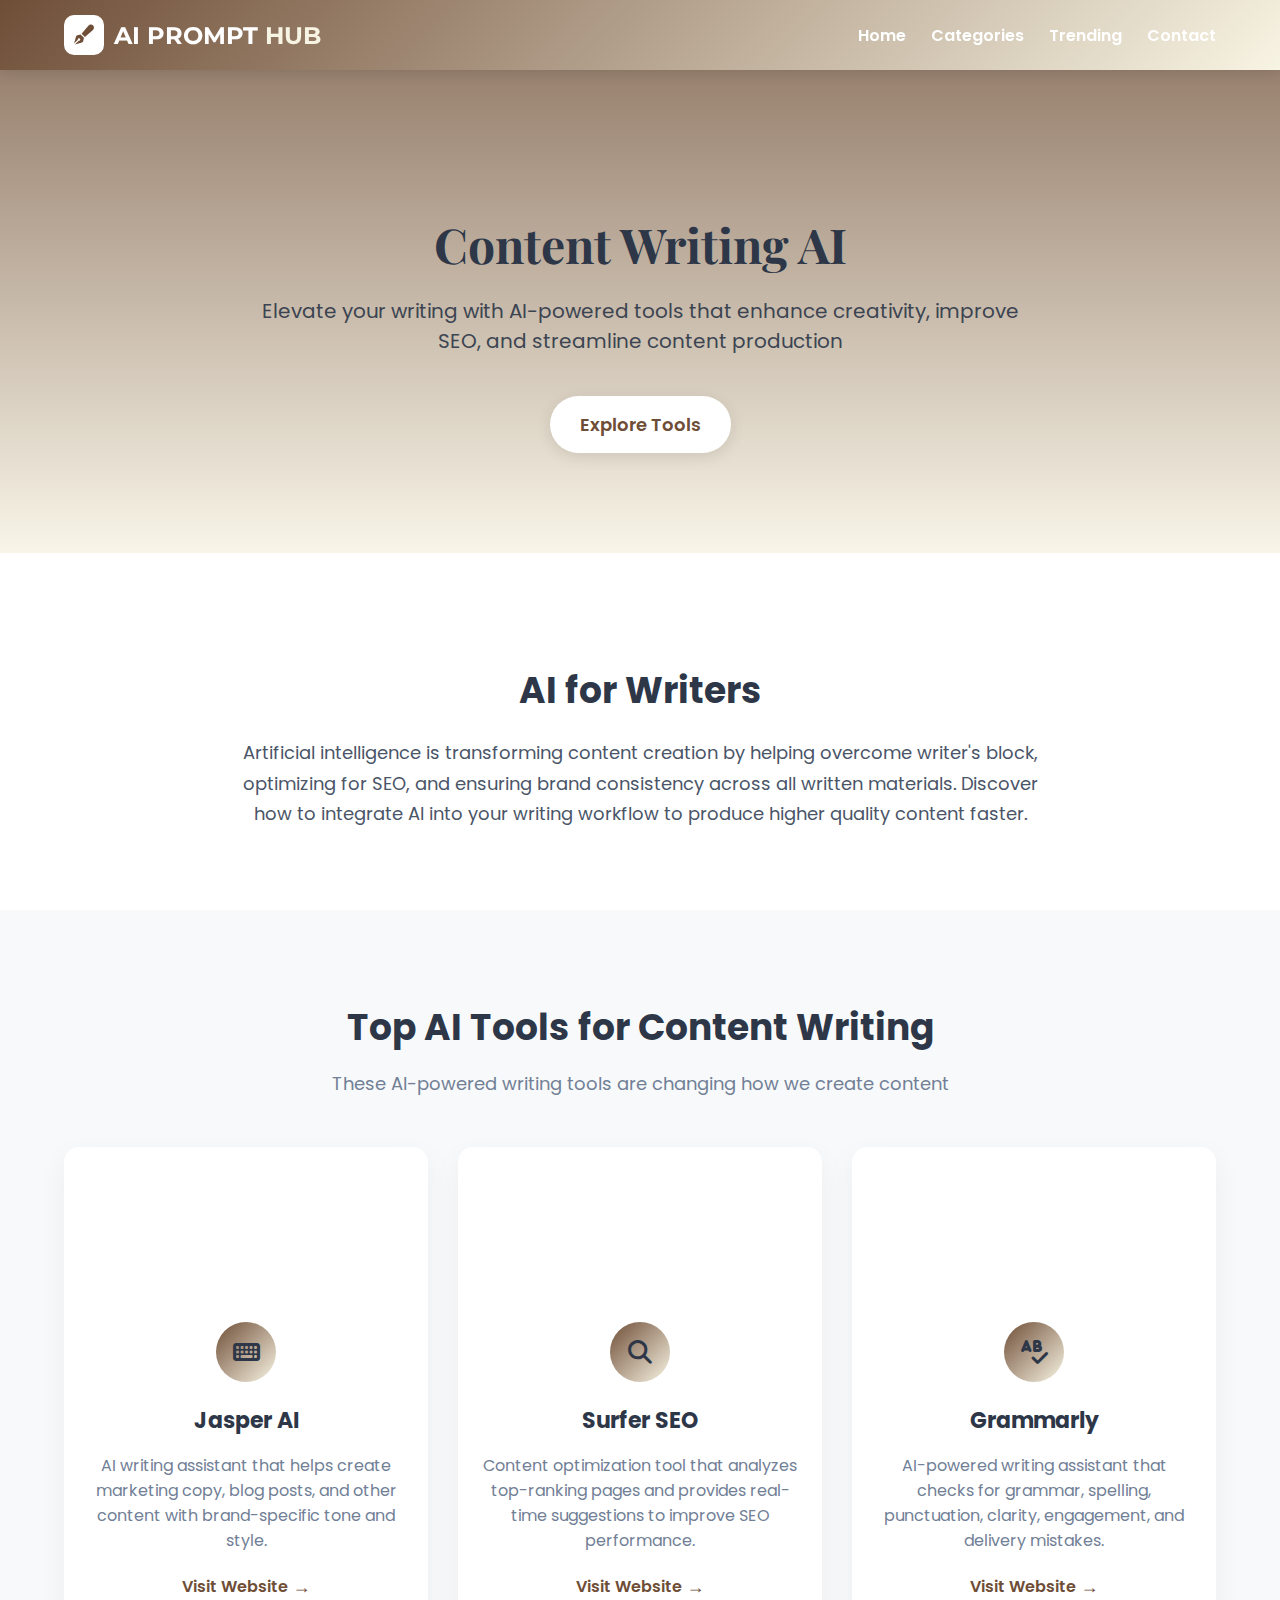
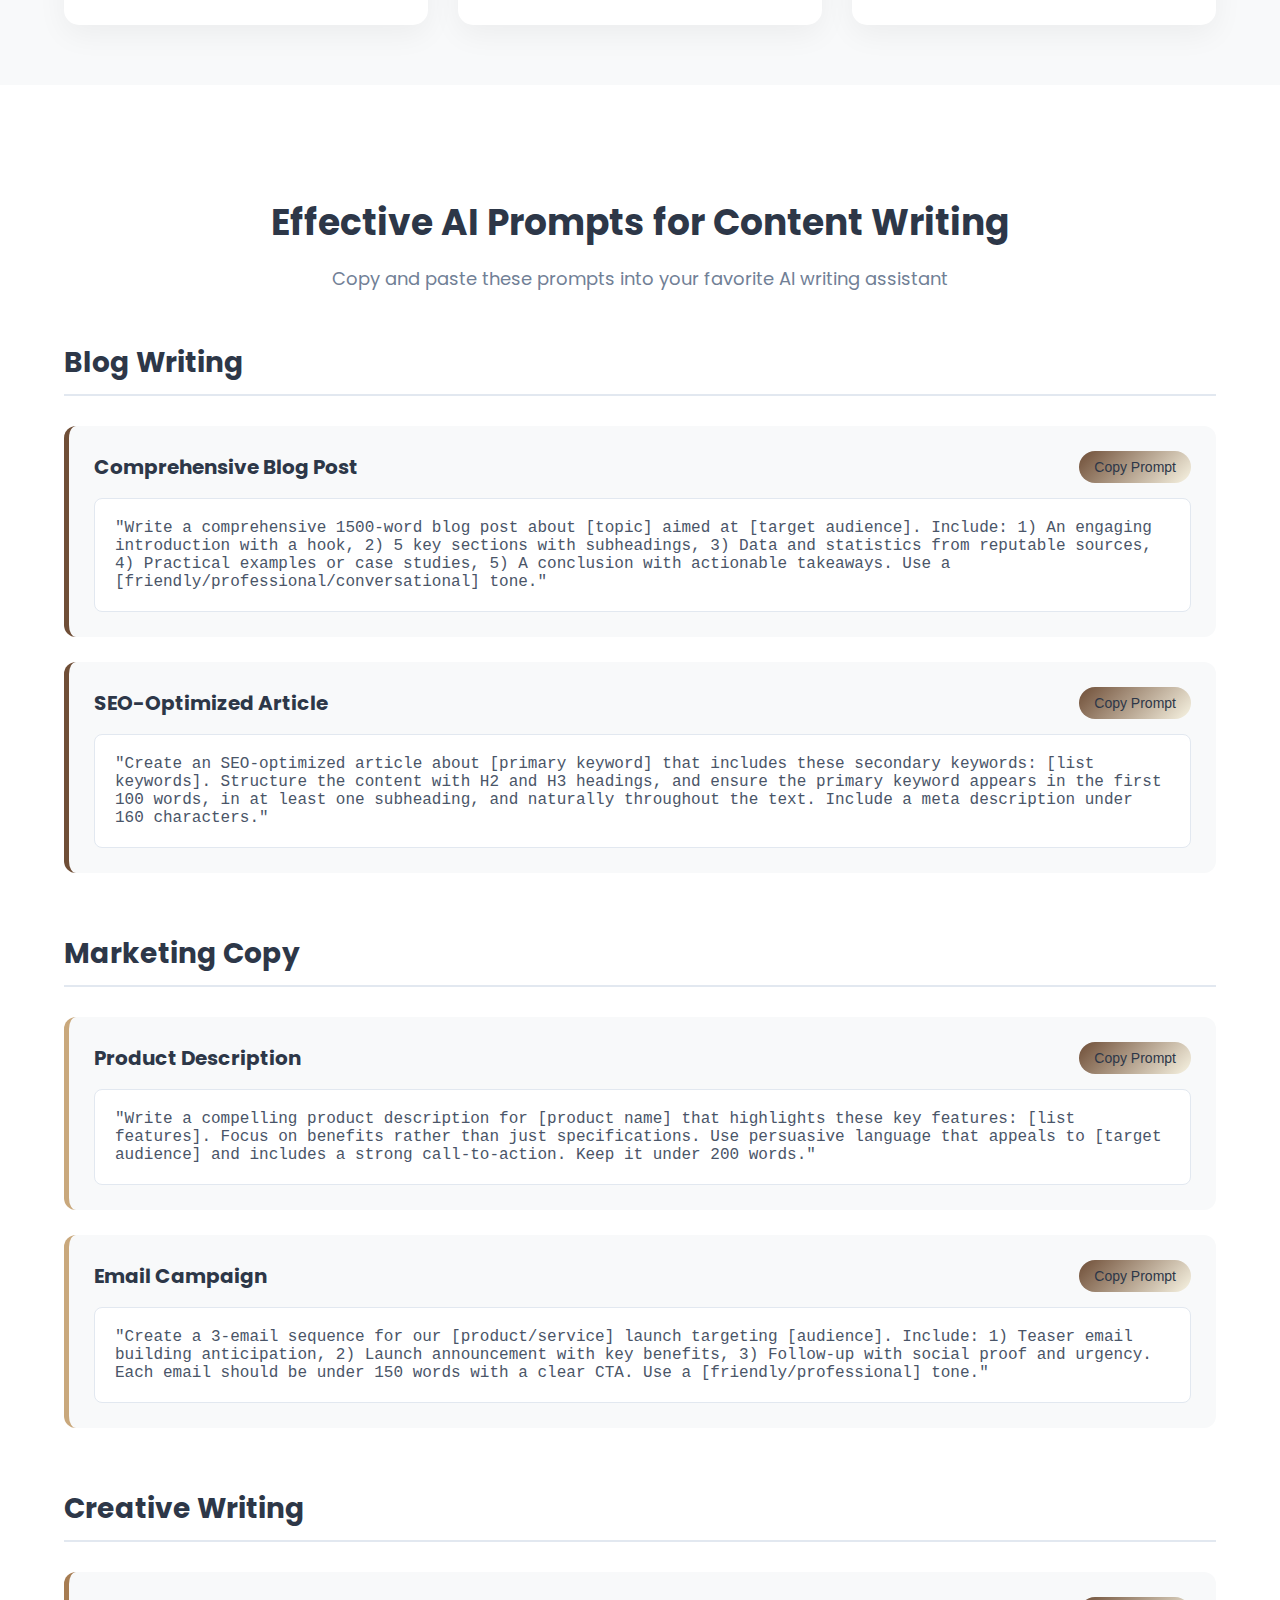
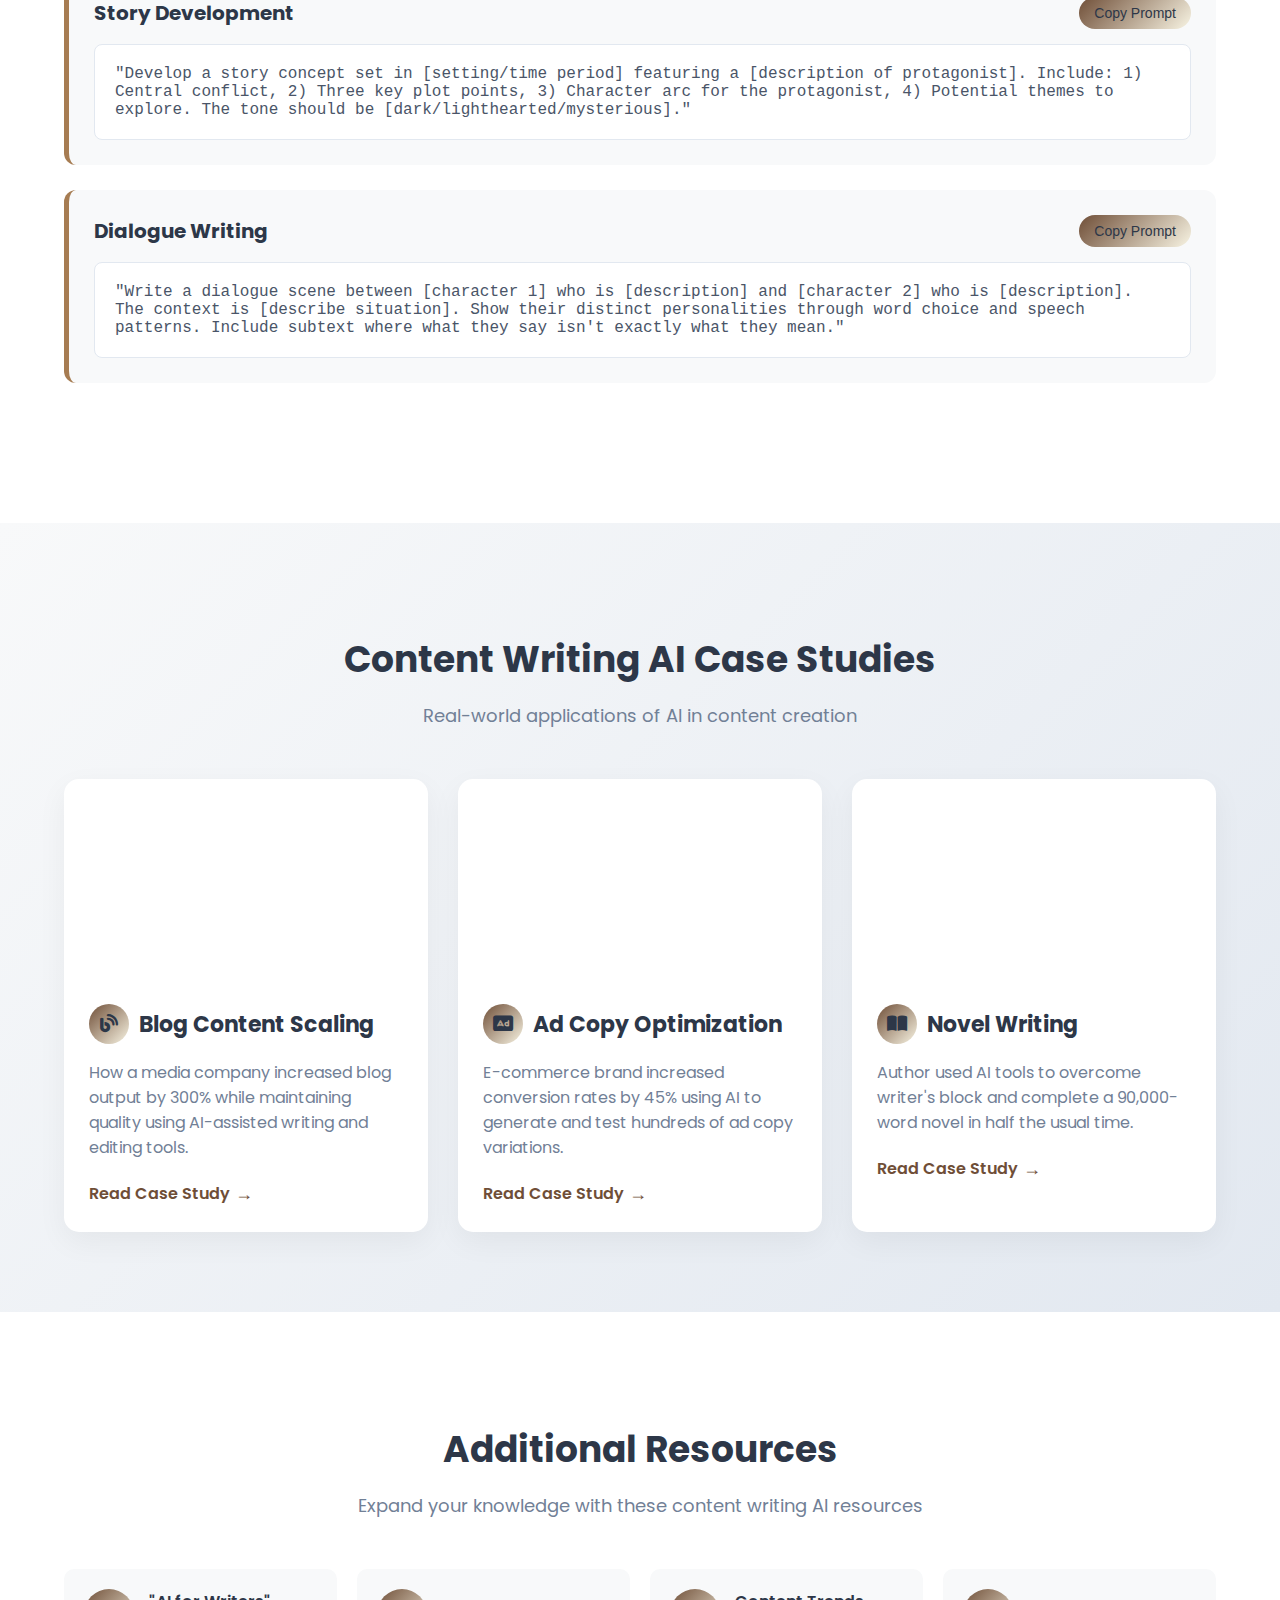
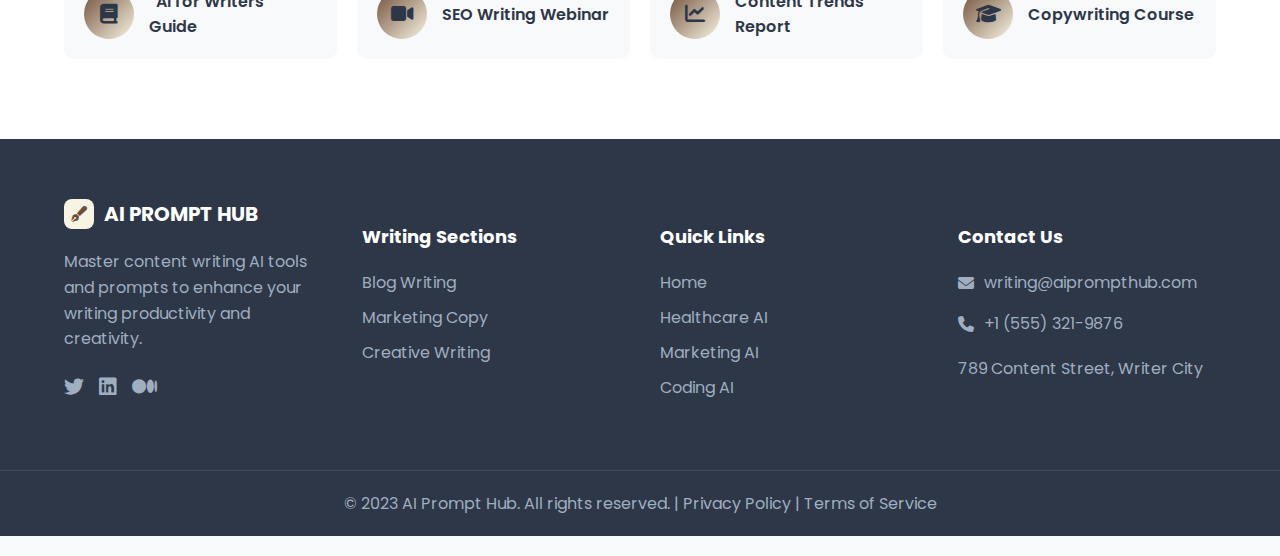
<file: AI prompt Hub/writing.html>
<!DOCTYPE html>
<html lang="en">
<head>
    <meta charset="UTF-8">
    <meta name="viewport" content="width=device-width, initial-scale=1.0">
    <title>Content Writing AI - AI Prompt Hub</title>
    <link href="https://fonts.googleapis.com/css2?family=Poppins:wght@300;400;600;700;800&family=Montserrat:wght@700&family=Playfair+Display:wght@700&display=swap" rel="stylesheet">
    <link rel="stylesheet" href="https://cdnjs.cloudflare.com/ajax/libs/font-awesome/6.4.0/css/all.min.css">
    <script>
        function copyToClipboard(button) {
            const promptText = button.parentElement.nextElementSibling.querySelector('p').innerText;
            navigator.clipboard.writeText(promptText);
            
            // Change button text temporarily
            button.innerHTML = 'Copied!';
            setTimeout(() => {
                button.innerHTML = 'Copy Prompt';
            }, 2000);
        }
    </script>
</head>
<body style="margin:0;font-family:'Poppins',sans-serif;background:#f8f9fa;">
    <!-- Writing Header -->
    <header style="background:linear-gradient(135deg,#6f4e37 0%,#f8f4e3 100%);padding:15px 0;box-shadow:0 4px 12px rgba(0,0,0,0.1);position:fixed;width:100%;top:0;z-index:1000;">
        <div style="width:90%;max-width:1200px;margin:0 auto;display:flex;justify-content:space-between;align-items:center;">
            <div style="display:flex;align-items:center;gap:10px;">
                <div style="width:40px;height:40px;background:#fff;border-radius:10px;display:flex;align-items:center;justify-content:center;color:#6f4e37;font-size:20px;font-weight:bold;"><i class="fas fa-pen-fancy"></i></div>
                <h1 style="margin:0;color:#fff;font-size:24px;font-family:'Montserrat',sans-serif;">AI PROMPT <span style="color:#f8f4e3;">HUB</span></h1>
            </div>
            <nav>
                <ul style="display:flex;list-style:none;gap:25px;margin:0;">
                    <li><a href="index.html" style="color:#fff;font-weight:600;text-decoration:none;position:relative;padding-bottom:5px;">Home</a></li>
                    <li><a href="index.html#categories" style="color:#fff;font-weight:600;text-decoration:none;position:relative;padding-bottom:5px;">Categories</a></li>
                    <li><a href="index.html#trending" style="color:#fff;font-weight:600;text-decoration:none;position:relative;padding-bottom:5px;">Trending</a></li>
                    <li><a href="index.html#contact" style="color:#fff;font-weight:600;text-decoration:none;position:relative;padding-bottom:5px;">Contact</a></li>
                </ul>
            </nav>
        </div>
    </header>

    <!-- Writing Hero -->
    <section style="background:linear-gradient(rgba(111,78,55,0.8), rgba(248,244,227,0.8)), url('https://images.unsplash.com/photo-1455390582262-044cdead277a?ixlib=rb-4.0.3&ixid=M3wxMjA3fDB8MHxwaG90by1wYWdlfHx8fGVufDB8fHx8fA%3D%3D&auto=format&fit=crop&w=1073&q=80') center/cover;color:#2d3748;padding:180px 0 100px;text-align:center;">
        <div style="width:90%;max-width:800px;margin:0 auto;">
            <h1 style="font-size:48px;margin-bottom:20px;font-family:'Playfair Display',serif;">Content Writing AI</h1>
            <p style="font-size:20px;margin-bottom:40px;opacity:0.9;">Elevate your writing with AI-powered tools that enhance creativity, improve SEO, and streamline content production</p>
            <a href="#tools" style="display:inline-block;background:#fff;color:#6f4e37;padding:15px 30px;border-radius:50px;font-weight:600;text-decoration:none;font-size:18px;box-shadow:0 4px 15px rgba(0,0,0,0.1);transition:all 0.3s ease;">Explore Tools</a>
        </div>
    </section>

    <!-- Introduction -->
    <section style="padding:80px 0;background:#fff;">
        <div style="width:90%;max-width:1200px;margin:0 auto;text-align:center;">
            <h2 style="font-size:36px;margin-bottom:20px;color:#2d3748;">AI for Writers</h2>
            <p style="font-size:18px;color:#4a5568;max-width:800px;margin:0 auto;line-height:1.7;">Artificial intelligence is transforming content creation by helping overcome writer's block, optimizing for SEO, and ensuring brand consistency across all written materials. Discover how to integrate AI into your writing workflow to produce higher quality content faster.</p>
        </div>
    </section>

    <!-- Top AI Tools -->
    <section id="tools" style="padding:60px 0;background:#f8f9fa;">
        <div style="width:90%;max-width:1200px;margin:0 auto;">
            <h2 style="text-align:center;font-size:36px;margin-bottom:15px;color:#2d3748;">Top AI Tools for Content Writing</h2>
            <p style="text-align:center;font-size:18px;color:#718096;max-width:700px;margin:0 auto 50px;">These AI-powered writing tools are changing how we create content</p>
            
            <div style="display:grid;grid-template-columns:repeat(auto-fit, minmax(300px, 1fr));gap:30px;">
                <!-- Tool 1 -->
                <div style="background:#fff;border-radius:15px;overflow:hidden;box-shadow:0 10px 30px rgba(0,0,0,0.05);transition:transform 0.3s ease;">
                    <div style="height:200px;background:url('https://images.unsplash.com/photo-1515378791036-0648a3ef77b2?ixlib=rb-4.0.3&ixid=M3wxMjA3fDB8MHxwaG90by1wYWdlfHx8fGVufDB8fHx8fA%3D%3D&auto=format&fit=crop&w=1170&q=80') center/cover;"></div>
                    <div style="padding:25px;text-align:center;">
                        <div style="width:60px;height:60px;background:linear-gradient(135deg,#6f4e37 0%,#f8f4e3 100%);border-radius:50%;display:flex;align-items:center;justify-content:center;margin:-50px auto 20px;color:#2d3748;font-size:24px;">
                            <i class="fas fa-keyboard"></i>
                        </div>
                        <h3 style="font-size:22px;margin-bottom:15px;color:#2d3748;">Jasper AI</h3>
                        <p style="color:#718096;margin-bottom:20px;">AI writing assistant that helps create marketing copy, blog posts, and other content with brand-specific tone and style.</p>
                        <a href="https://www.jasper.ai" target="_blank" style="color:#6f4e37;font-weight:600;text-decoration:none;display:inline-flex;align-items:center;gap:5px;">Visit Website <span style="font-size:18px;">→</span></a>
                    </div>
                </div>
                
                <!-- Tool 2 -->
                <div style="background:#fff;border-radius:15px;overflow:hidden;box-shadow:0 10px 30px rgba(0,0,0,0.05);transition:transform 0.3s ease;">
                    <div style="height:200px;background:url('https://images.unsplash.com/photo-1546074177-ffdda98d214f?ixlib=rb-4.0.3&ixid=M3wxMjA3fDB8MHxwaG90by1wYWdlfHx8fGVufDB8fHx8fA%3D%3D&auto=format&fit=crop&w=1074&q=80') center/cover;"></div>
                    <div style="padding:25px;text-align:center;">
                        <div style="width:60px;height:60px;background:linear-gradient(135deg,#6f4e37 0%,#f8f4e3 100%);border-radius:50%;display:flex;align-items:center;justify-content:center;margin:-50px auto 20px;color:#2d3748;font-size:24px;">
                            <i class="fas fa-search"></i>
                        </div>
                        <h3 style="font-size:22px;margin-bottom:15px;color:#2d3748;">Surfer SEO</h3>
                        <p style="color:#718096;margin-bottom:20px;">Content optimization tool that analyzes top-ranking pages and provides real-time suggestions to improve SEO performance.</p>
                        <a href="https://surferseo.com" target="_blank" style="color:#6f4e37;font-weight:600;text-decoration:none;display:inline-flex;align-items:center;gap:5px;">Visit Website <span style="font-size:18px;">→</span></a>
                    </div>
                </div>
                
                <!-- Tool 3 -->
                <div style="background:#fff;border-radius:15px;overflow:hidden;box-shadow:0 10px 30px rgba(0,0,0,0.05);transition:transform 0.3s ease;">
                    <div style="height:200px;background:url('https://images.unsplash.com/photo-1455390582262-044cdead277a?ixlib=rb-4.0.3&ixid=M3wxMjA3fDB8MHxwaG90by1wYWdlfHx8fGVufDB8fHx8fA%3D%3D&auto=format&fit=crop&w=1073&q=80') center/cover;"></div>
                    <div style="padding:25px;text-align:center;">
                        <div style="width:60px;height:60px;background:linear-gradient(135deg,#6f4e37 0%,#f8f4e3 100%);border-radius:50%;display:flex;align-items:center;justify-content:center;margin:-50px auto 20px;color:#2d3748;font-size:24px;">
                            <i class="fas fa-spell-check"></i>
                        </div>
                        <h3 style="font-size:22px;margin-bottom:15px;color:#2d3748;">Grammarly</h3>
                        <p style="color:#718096;margin-bottom:20px;">AI-powered writing assistant that checks for grammar, spelling, punctuation, clarity, engagement, and delivery mistakes.</p>
                        <a href="https://www.grammarly.com" target="_blank" style="color:#6f4e37;font-weight:600;text-decoration:none;display:inline-flex;align-items:center;gap:5px;">Visit Website <span style="font-size:18px;">→</span></a>
                    </div>
                </div>
            </div>
        </div>
    </section>

    <!-- AI Prompts Section -->
    <section style="padding:80px 0;background:#fff;">
        <div style="width:90%;max-width:1200px;margin:0 auto;">
            <h2 style="text-align:center;font-size:36px;margin-bottom:15px;color:#2d3748;">Effective AI Prompts for Content Writing</h2>
            <p style="text-align:center;font-size:18px;color:#718096;max-width:700px;margin:0 auto 50px;">Copy and paste these prompts into your favorite AI writing assistant</p>
            
            <!-- Blog Writing Category -->
            <div style="margin-bottom:60px;">
                <h3 id="blog" style="font-size:28px;margin-bottom:30px;color:#2d3748;padding-bottom:10px;border-bottom:2px solid #e2e8f0;">Blog Writing</h3>
                
                <!-- Prompt 1 -->
                <div style="background:#f8f9fa;border-radius:12px;padding:25px;margin-bottom:25px;border-left:5px solid #6f4e37;">
                    <div style="display:flex;justify-content:space-between;align-items:center;margin-bottom:15px;">
                        <h4 style="font-size:20px;margin:0;color:#2d3748;">Comprehensive Blog Post</h4>
                        <button onclick="copyToClipboard(this)" style="background:linear-gradient(135deg,#6f4e37 0%,#f8f4e3 100%);color:#2d3748;border:none;padding:8px 15px;border-radius:50px;font-size:14px;cursor:pointer;">Copy Prompt</button>
                    </div>
                    <div style="background:#fff;padding:20px;border-radius:8px;border:1px solid #e2e8f0;">
                        <p style="margin:0;color:#4a5568;font-family:monospace;font-size:16px;">"Write a comprehensive 1500-word blog post about [topic] aimed at [target audience]. Include: 1) An engaging introduction with a hook, 2) 5 key sections with subheadings, 3) Data and statistics from reputable sources, 4) Practical examples or case studies, 5) A conclusion with actionable takeaways. Use a [friendly/professional/conversational] tone."</p>
                    </div>
                </div>
                
                <!-- Prompt 2 -->
                <div style="background:#f8f9fa;border-radius:12px;padding:25px;margin-bottom:25px;border-left:5px solid #6f4e37;">
                    <div style="display:flex;justify-content:space-between;align-items:center;margin-bottom:15px;">
                        <h4 style="font-size:20px;margin:0;color:#2d3748;">SEO-Optimized Article</h4>
                        <button onclick="copyToClipboard(this)" style="background:linear-gradient(135deg,#6f4e37 0%,#f8f4e3 100%);color:#2d3748;border:none;padding:8px 15px;border-radius:50px;font-size:14px;cursor:pointer;">Copy Prompt</button>
                    </div>
                    <div style="background:#fff;padding:20px;border-radius:8px;border:1px solid #e2e8f0;">
                        <p style="margin:0;color:#4a5568;font-family:monospace;font-size:16px;">"Create an SEO-optimized article about [primary keyword] that includes these secondary keywords: [list keywords]. Structure the content with H2 and H3 headings, and ensure the primary keyword appears in the first 100 words, in at least one subheading, and naturally throughout the text. Include a meta description under 160 characters."</p>
                    </div>
                </div>
            </div>
            
            <!-- Marketing Copy Category -->
            <div style="margin-bottom:60px;">
                <h3 id="marketing" style="font-size:28px;margin-bottom:30px;color:#2d3748;padding-bottom:10px;border-bottom:2px solid #e2e8f0;">Marketing Copy</h3>
                
                <!-- Prompt 3 -->
                <div style="background:#f8f9fa;border-radius:12px;padding:25px;margin-bottom:25px;border-left:5px solid #c9a87c;">
                    <div style="display:flex;justify-content:space-between;align-items:center;margin-bottom:15px;">
                        <h4 style="font-size:20px;margin:0;color:#2d3748;">Product Description</h4>
                        <button onclick="copyToClipboard(this)" style="background:linear-gradient(135deg,#6f4e37 0%,#f8f4e3 100%);color:#2d3748;border:none;padding:8px 15px;border-radius:50px;font-size:14px;cursor:pointer;">Copy Prompt</button>
                    </div>
                    <div style="background:#fff;padding:20px;border-radius:8px;border:1px solid #e2e8f0;">
                        <p style="margin:0;color:#4a5568;font-family:monospace;font-size:16px;">"Write a compelling product description for [product name] that highlights these key features: [list features]. Focus on benefits rather than just specifications. Use persuasive language that appeals to [target audience] and includes a strong call-to-action. Keep it under 200 words."</p>
                    </div>
                </div>
                
                <!-- Prompt 4 -->
                <div style="background:#f8f9fa;border-radius:12px;padding:25px;margin-bottom:25px;border-left:5px solid #c9a87c;">
                    <div style="display:flex;justify-content:space-between;align-items:center;margin-bottom:15px;">
                        <h4 style="font-size:20px;margin:0;color:#2d3748;">Email Campaign</h4>
                        <button onclick="copyToClipboard(this)" style="background:linear-gradient(135deg,#6f4e37 0%,#f8f4e3 100%);color:#2d3748;border:none;padding:8px 15px;border-radius:50px;font-size:14px;cursor:pointer;">Copy Prompt</button>
                    </div>
                    <div style="background:#fff;padding:20px;border-radius:8px;border:1px solid #e2e8f0;">
                        <p style="margin:0;color:#4a5568;font-family:monospace;font-size:16px;">"Create a 3-email sequence for our [product/service] launch targeting [audience]. Include: 1) Teaser email building anticipation, 2) Launch announcement with key benefits, 3) Follow-up with social proof and urgency. Each email should be under 150 words with a clear CTA. Use a [friendly/professional] tone."</p>
                    </div>
                </div>
            </div>
            
            <!-- Creative Writing Category -->
            <div style="margin-bottom:60px;">
                <h3 id="creative" style="font-size:28px;margin-bottom:30px;color:#2d3748;padding-bottom:10px;border-bottom:2px solid #e2e8f0;">Creative Writing</h3>
                
                <!-- Prompt 5 -->
                <div style="background:#f8f9fa;border-radius:12px;padding:25px;margin-bottom:25px;border-left:5px solid #a67c52;">
                    <div style="display:flex;justify-content:space-between;align-items:center;margin-bottom:15px;">
                        <h4 style="font-size:20px;margin:0;color:#2d3748;">Story Development</h4>
                        <button onclick="copyToClipboard(this)" style="background:linear-gradient(135deg,#6f4e37 0%,#f8f4e3 100%);color:#2d3748;border:none;padding:8px 15px;border-radius:50px;font-size:14px;cursor:pointer;">Copy Prompt</button>
                    </div>
                    <div style="background:#fff;padding:20px;border-radius:8px;border:1px solid #e2e8f0;">
                        <p style="margin:0;color:#4a5568;font-family:monospace;font-size:16px;">"Develop a story concept set in [setting/time period] featuring a [description of protagonist]. Include: 1) Central conflict, 2) Three key plot points, 3) Character arc for the protagonist, 4) Potential themes to explore. The tone should be [dark/lighthearted/mysterious]."</p>
                    </div>
                </div>
                
                <!-- Prompt 6 -->
                <div style="background:#f8f9fa;border-radius:12px;padding:25px;margin-bottom:25px;border-left:5px solid #a67c52;">
                    <div style="display:flex;justify-content:space-between;align-items:center;margin-bottom:15px;">
                        <h4 style="font-size:20px;margin:0;color:#2d3748;">Dialogue Writing</h4>
                        <button onclick="copyToClipboard(this)" style="background:linear-gradient(135deg,#6f4e37 0%,#f8f4e3 100%);color:#2d3748;border:none;padding:8px 15px;border-radius:50px;font-size:14px;cursor:pointer;">Copy Prompt</button>
                    </div>
                    <div style="background:#fff;padding:20px;border-radius:8px;border:1px solid #e2e8f0;">
                        <p style="margin:0;color:#4a5568;font-family:monospace;font-size:16px;">"Write a dialogue scene between [character 1] who is [description] and [character 2] who is [description]. The context is [describe situation]. Show their distinct personalities through word choice and speech patterns. Include subtext where what they say isn't exactly what they mean."</p>
                    </div>
                </div>
            </div>
        </div>
    </section>

    <!-- Case Studies -->
    <section style="padding:80px 0;background:linear-gradient(135deg,#f8f9fa 0%,#e2e8f0 100%);">
        <div style="width:90%;max-width:1200px;margin:0 auto;">
            <h2 style="text-align:center;font-size:36px;margin-bottom:15px;color:#2d3748;">Content Writing AI Case Studies</h2>
            <p style="text-align:center;font-size:18px;color:#718096;max-width:700px;margin:0 auto 50px;">Real-world applications of AI in content creation</p>
            
            <div style="display:grid;grid-template-columns:repeat(auto-fit, minmax(300px, 1fr));gap:30px;">
                <!-- Case 1 -->
                <div style="background:#fff;border-radius:15px;overflow:hidden;box-shadow:0 10px 30px rgba(0,0,0,0.05);">
                    <div style="height:200px;background:url('https://images.unsplash.com/photo-1499750310107-5fef28a66643?ixlib=rb-4.0.3&ixid=M3wxMjA3fDB8MHxwaG90by1wYWdlfHx8fGVufDB8fHx8fA%3D%3D&auto=format&fit=crop&w=1170&q=80') center/cover;"></div>
                    <div style="padding:25px;">
                        <div style="display:flex;align-items:center;gap:10px;margin-bottom:15px;">
                            <div style="width:40px;height:40px;background:linear-gradient(135deg,#6f4e37 0%,#f8f4e3 100%);border-radius:50%;display:flex;align-items:center;justify-content:center;color:#2d3748;font-size:18px;">
                                <i class="fas fa-blog"></i>
                            </div>
                            <h3 style="font-size:22px;margin:0;color:#2d3748;">Blog Content Scaling</h3>
                        </div>
                        <p style="color:#718096;margin-bottom:20px;">How a media company increased blog output by 300% while maintaining quality using AI-assisted writing and editing tools.</p>
                        <a href="#" style="color:#6f4e37;font-weight:600;text-decoration:none;display:inline-flex;align-items:center;gap:5px;">Read Case Study <span style="font-size:18px;">→</span></a>
                    </div>
                </div>
                
                <!-- Case 2 -->
                <div style="background:#fff;border-radius:15px;overflow:hidden;box-shadow:0 10px 30px rgba(0,0,0,0.05);">
                    <div style="height:200px;background:url('https://images.unsplash.com/photo-1551288049-bebda4e38f71?ixlib=rb-4.0.3&ixid=M3wxMjA3fDB8MHxwaG90by1wYWdlfHx8fGVufDB8fHx8fA%3D%3D&auto=format&fit=crop&w=1170&q=80') center/cover;"></div>
                    <div style="padding:25px;">
                        <div style="display:flex;align-items:center;gap:10px;margin-bottom:15px;">
                            <div style="width:40px;height:40px;background:linear-gradient(135deg,#6f4e37 0%,#f8f4e3 100%);border-radius:50%;display:flex;align-items:center;justify-content:center;color:#2d3748;font-size:18px;">
                                <i class="fas fa-ad"></i>
                            </div>
                            <h3 style="font-size:22px;margin:0;color:#2d3748;">Ad Copy Optimization</h3>
                        </div>
                        <p style="color:#718096;margin-bottom:20px;">E-commerce brand increased conversion rates by 45% using AI to generate and test hundreds of ad copy variations.</p>
                        <a href="#" style="color:#6f4e37;font-weight:600;text-decoration:none;display:inline-flex;align-items:center;gap:5px;">Read Case Study <span style="font-size:18px;">→</span></a>
                    </div>
                </div>
                
                <!-- Case 3 -->
                <div style="background:#fff;border-radius:15px;overflow:hidden;box-shadow:0 10px 30px rgba(0,0,0,0.05);">
                    <div style="height:200px;background:url('https://images.unsplash.com/photo-1455390582262-044cdead277a?ixlib=rb-4.0.3&ixid=M3wxMjA3fDB8MHxwaG90by1wYWdlfHx8fGVufDB8fHx8fA%3D%3D&auto=format&fit=crop&w=1073&q=80') center/cover;"></div>
                    <div style="padding:25px;">
                        <div style="display:flex;align-items:center;gap:10px;margin-bottom:15px;">
                            <div style="width:40px;height:40px;background:linear-gradient(135deg,#6f4e37 0%,#f8f4e3 100%);border-radius:50%;display:flex;align-items:center;justify-content:center;color:#2d3748;font-size:18px;">
                                <i class="fas fa-book-open"></i>
                            </div>
                            <h3 style="font-size:22px;margin:0;color:#2d3748;">Novel Writing</h3>
                        </div>
                        <p style="color:#718096;margin-bottom:20px;">Author used AI tools to overcome writer's block and complete a 90,000-word novel in half the usual time.</p>
                        <a href="#" style="color:#6f4e37;font-weight:600;text-decoration:none;display:inline-flex;align-items:center;gap:5px;">Read Case Study <span style="font-size:18px;">→</span></a>
                    </div>
                </div>
            </div>
        </div>
    </section>

    <!-- Resources -->
    <section style="padding:80px 0;background:#fff;">
        <div style="width:90%;max-width:1200px;margin:0 auto;">
            <h2 style="text-align:center;font-size:36px;margin-bottom:15px;color:#2d3748;">Additional Resources</h2>
            <p style="text-align:center;font-size:18px;color:#718096;max-width:700px;margin:0 auto 50px;">Expand your knowledge with these content writing AI resources</p>
            
            <div style="display:grid;grid-template-columns:repeat(auto-fit, minmax(250px, 1fr));gap:20px;">
                <a href="#" style="background:#f8f9fa;border-radius:10px;padding:20px;text-decoration:none;display:flex;align-items:center;gap:15px;transition:all 0.3s ease;">
                    <div style="width:50px;height:50px;background:linear-gradient(135deg,#6f4e37 0%,#f8f4e3 100%);border-radius:50%;display:flex;align-items:center;justify-content:center;color:#2d3748;font-size:20px;flex-shrink:0;">
                        <i class="fas fa-book"></i>
                    </div>
                    <span style="color:#2d3748;font-weight:600;">"AI for Writers" Guide</span>
                </a>
                
                <a href="#" style="background:#f8f9fa;border-radius:10px;padding:20px;text-decoration:none;display:flex;align-items:center;gap:15px;transition:all 0.3s ease;">
                    <div style="width:50px;height:50px;background:linear-gradient(135deg,#6f4e37 0%,#f8f4e3 100%);border-radius:50%;display:flex;align-items:center;justify-content:center;color:#2d3748;font-size:20px;flex-shrink:0;">
                        <i class="fas fa-video"></i>
                    </div>
                    <span style="color:#2d3748;font-weight:600;">SEO Writing Webinar</span>
                </a>
                
                <a href="#" style="background:#f8f9fa;border-radius:10px;padding:20px;text-decoration:none;display:flex;align-items:center;gap:15px;transition:all 0.3s ease;">
                    <div style="width:50px;height:50px;background:linear-gradient(135deg,#6f4e37 0%,#f8f4e3 100%);border-radius:50%;display:flex;align-items:center;justify-content:center;color:#2d3748;font-size:20px;flex-shrink:0;">
                        <i class="fas fa-chart-line"></i>
                    </div>
                    <span style="color:#2d3748;font-weight:600;">Content Trends Report</span>
                </a>
                
                <a href="#" style="background:#f8f9fa;border-radius:10px;padding:20px;text-decoration:none;display:flex;align-items:center;gap:15px;transition:all 0.3s ease;">
                    <div style="width:50px;height:50px;background:linear-gradient(135deg,#6f4e37 0%,#f8f4e3 100%);border-radius:50%;display:flex;align-items:center;justify-content:center;color:#2d3748;font-size:20px;flex-shrink:0;">
                        <i class="fas fa-graduation-cap"></i>
                    </div>
                    <span style="color:#2d3748;font-weight:600;">Copywriting Course</span>
                </a>
            </div>
        </div>
    </section>

    <!-- Footer -->
    <footer style="background:#2d3748;color:#fff;padding:60px 0 0;">
        <div style="width:90%;max-width:1200px;margin:0 auto;display:grid;grid-template-columns:repeat(auto-fit, minmax(200px, 1fr));gap:40px;">
            <div>
                <div style="display:flex;align-items:center;gap:10px;margin-bottom:20px;">
                    <div style="width:30px;height:30px;background:#f8f4e3;border-radius:8px;display:flex;align-items:center;justify-content:center;color:#6f4e37;font-weight:bold;"><i class="fas fa-pen-fancy"></i></div>
                    <h3 style="margin:0;font-size:20px;">AI PROMPT HUB</h3>
                </div>
                <p style="color:#a0aec0;margin-bottom:20px;line-height:1.6;">Master content writing AI tools and prompts to enhance your writing productivity and creativity.</p>
                <div style="display:flex;gap:15px;">
                    <a href="#" style="color:#a0aec0;font-size:20px;"><i class="fab fa-twitter"></i></a>
                    <a href="#" style="color:#a0aec0;font-size:20px;"><i class="fab fa-linkedin"></i></a>
                    <a href="#" style="color:#a0aec0;font-size:20px;"><i class="fab fa-medium"></i></a>
                </div>
            </div>
            
            <div>
                <h4 style="font-size:18px;margin-bottom:20px;color:#fff;">Writing Sections</h4>
                <ul style="list-style:none;padding:0;margin:0;">
                    <li style="margin-bottom:10px;"><a href="#blog" style="color:#a0aec0;text-decoration:none;">Blog Writing</a></li>
                    <li style="margin-bottom:10px;"><a href="#marketing" style="color:#a0aec0;text-decoration:none;">Marketing Copy</a></li>
                    <li style="margin-bottom:10px;"><a href="#creative" style="color:#a0aec0;text-decoration:none;">Creative Writing</a></li>
                </ul>
            </div>
            
            <div>
                <h4 style="font-size:18px;margin-bottom:20px;color:#fff;">Quick Links</h4>
                <ul style="list-style:none;padding:0;margin:0;">
                    <li style="margin-bottom:10px;"><a href="index.html" style="color:#a0aec0;text-decoration:none;">Home</a></li>
                    <li style="margin-bottom:10px;"><a href="healthcare.html" style="color:#a0aec0;text-decoration:none;">Healthcare AI</a></li>
                    <li style="margin-bottom:10px;"><a href="marketing.html" style="color:#a0aec0;text-decoration:none;">Marketing AI</a></li>
                    <li style="margin-bottom:10px;"><a href="coding.html" style="color:#a0aec0;text-decoration:none;">Coding AI</a></li>
                </ul>
            </div>
            
            <div>
                <h4 style="font-size:18px;margin-bottom:20px;color:#fff;">Contact Us</h4>
                <p style="color:#a0aec0;margin-bottom:15px;display:flex;align-items:center;gap:10px;"><i class="fas fa-envelope"></i> writing@aiprompthub.com</p>
                <p style="color:#a0aec0;margin-bottom:20px;display:flex;align-items:center;gap:10px;"><i class="fas fa-phone"></i> +1 (555) 321-9876</p>
                <p style="color:#a0aec0;margin-bottom:15px;">789 Content Street, Writer City</p>
            </div>
        </div>
        
        <div style="border-top:1px solid rgba(255,255,255,0.1);margin-top:60px;padding:20px 0;text-align:center;">
            <p style="color:#a0aec0;margin:0;">&copy; 2023 AI Prompt Hub. All rights reserved. | <a href="#" style="color:#a0aec0;text-decoration:none;">Privacy Policy</a> | <a href="#" style="color:#a0aec0;text-decoration:none;">Terms of Service</a></p>
        </div>
    </footer>
</body>
</html>
</file>
